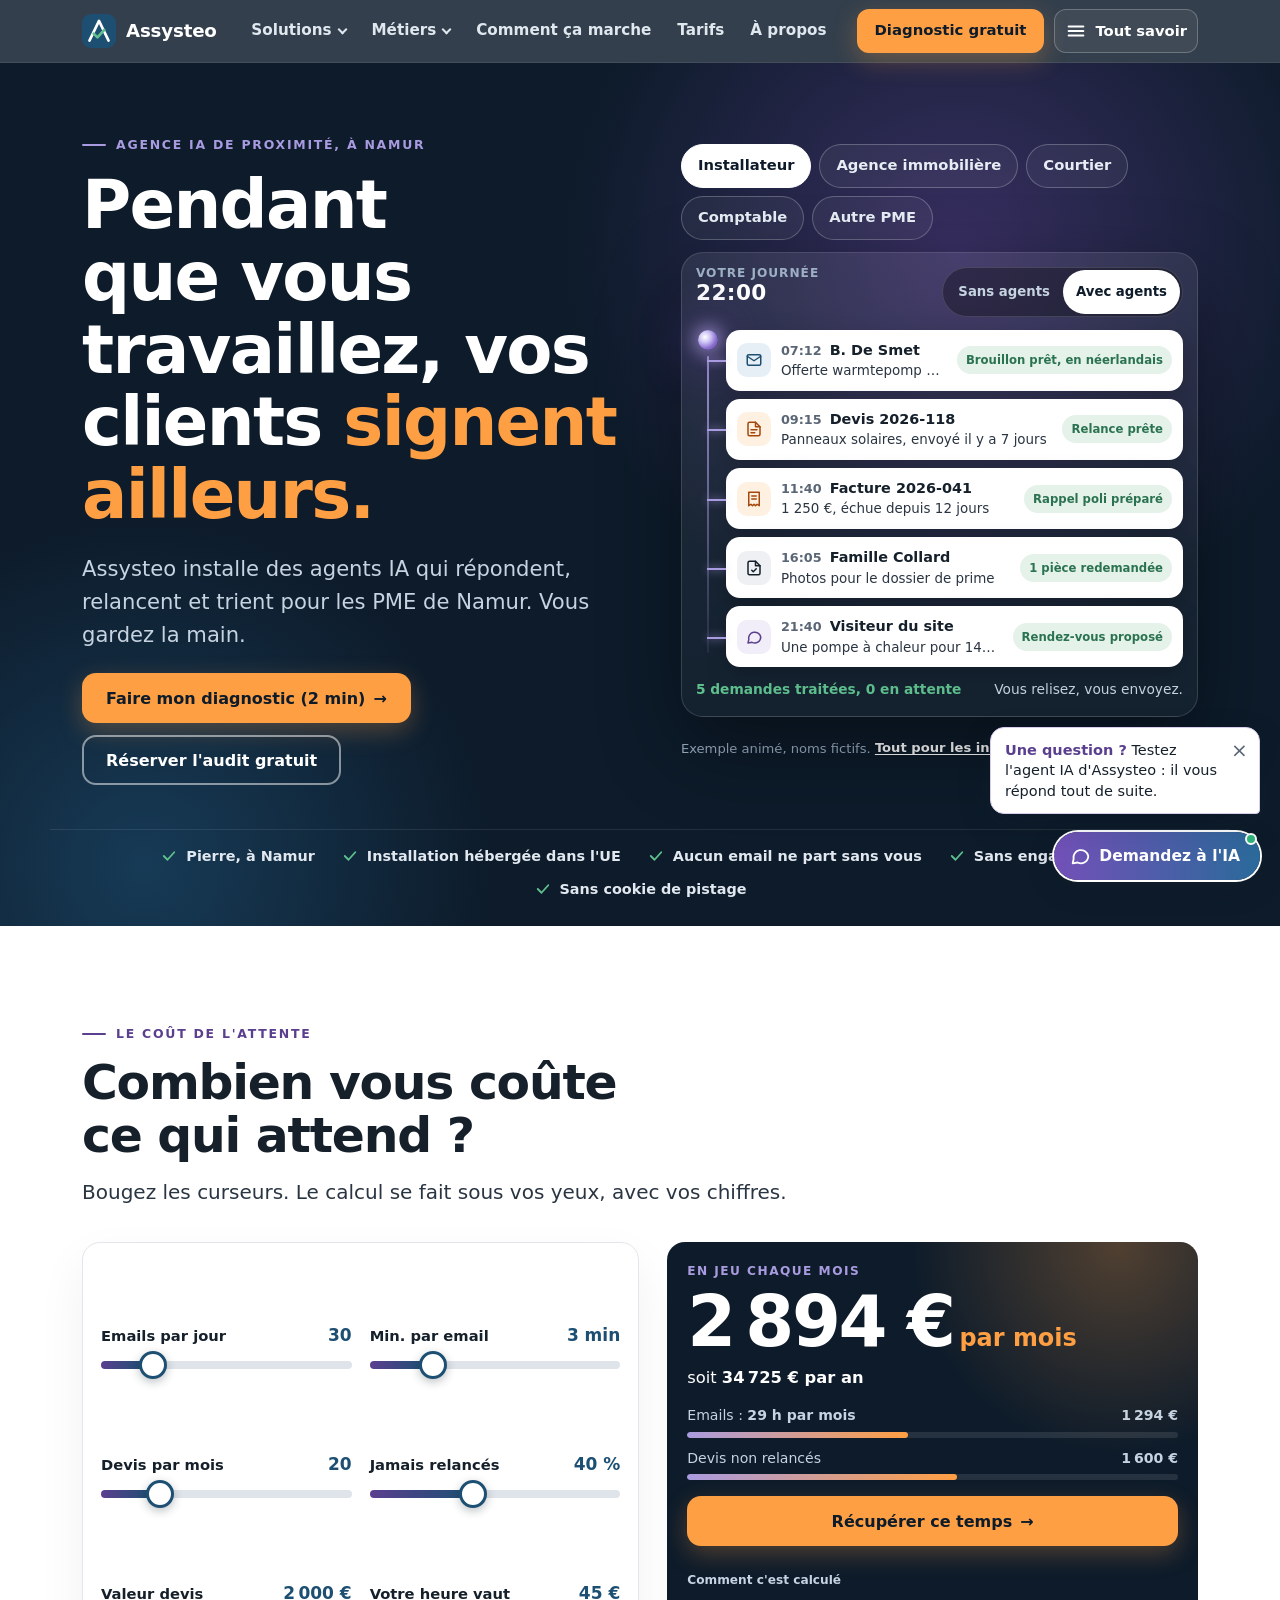
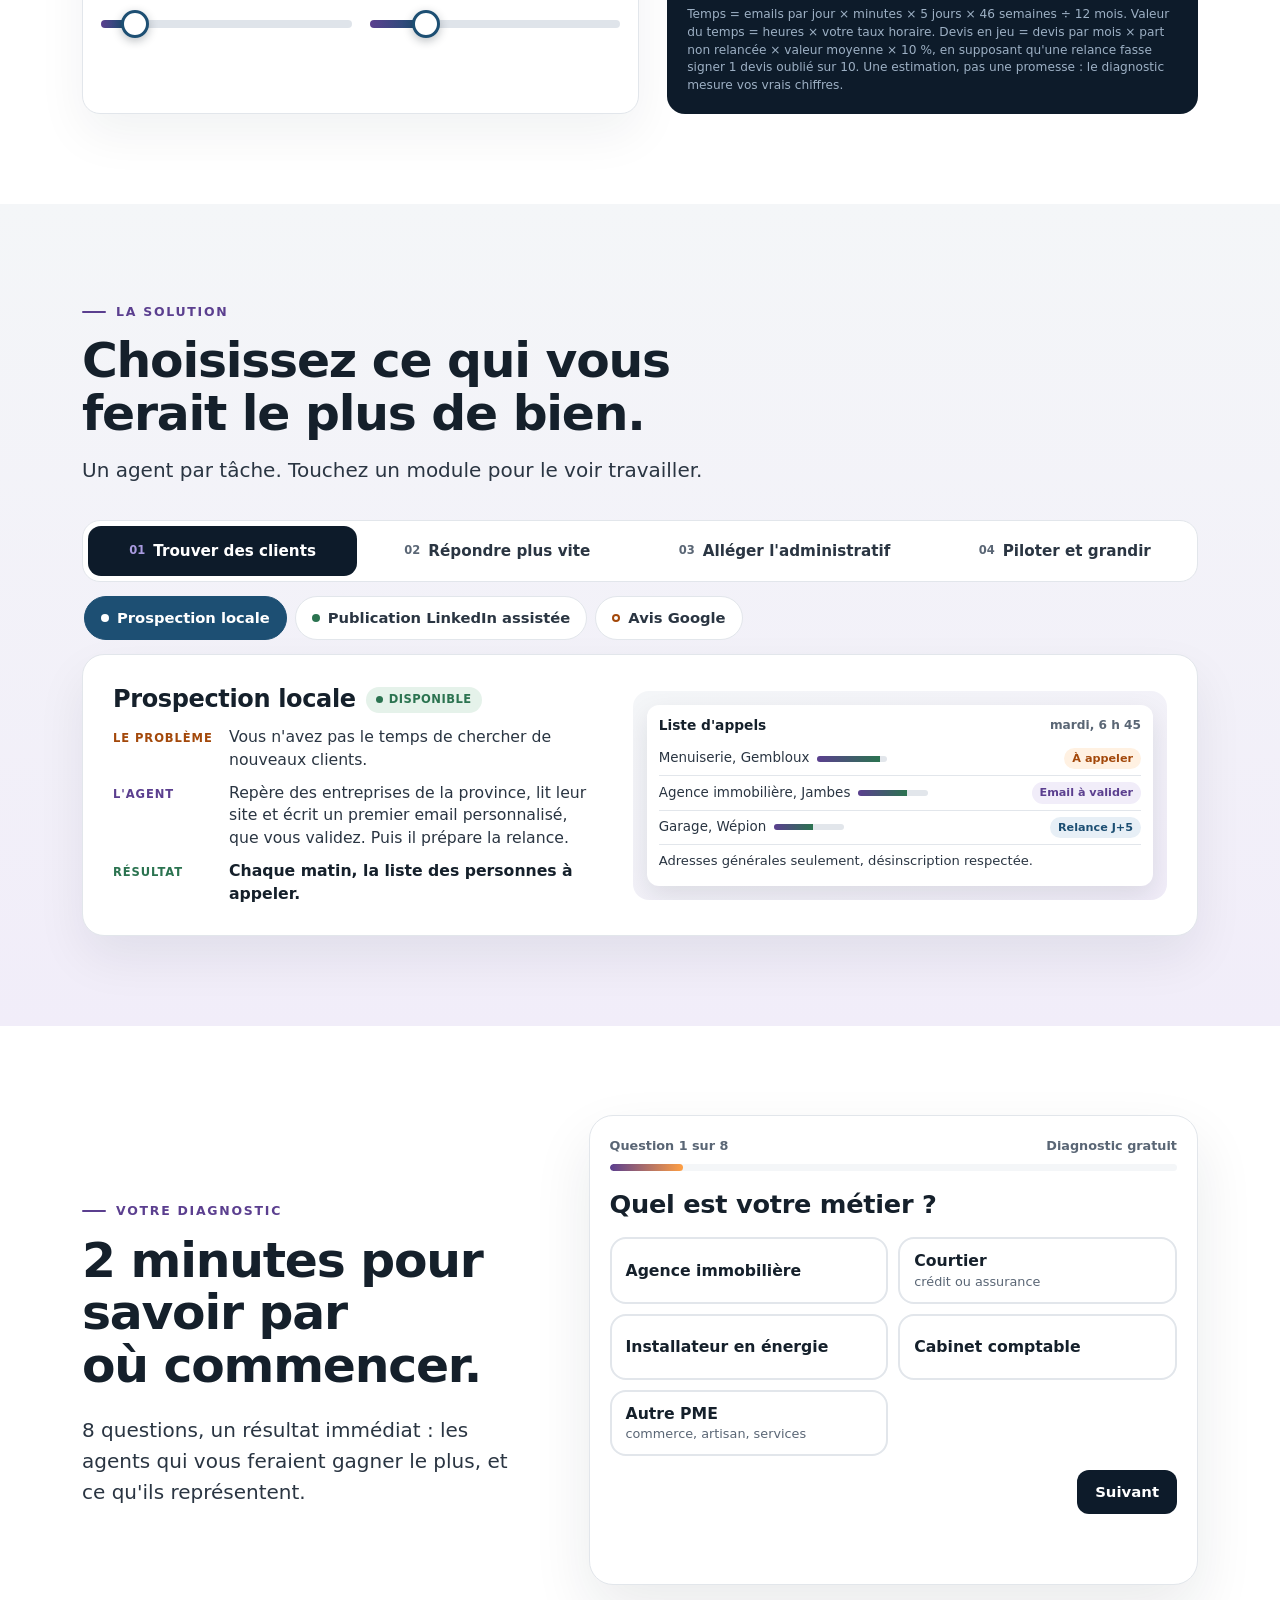
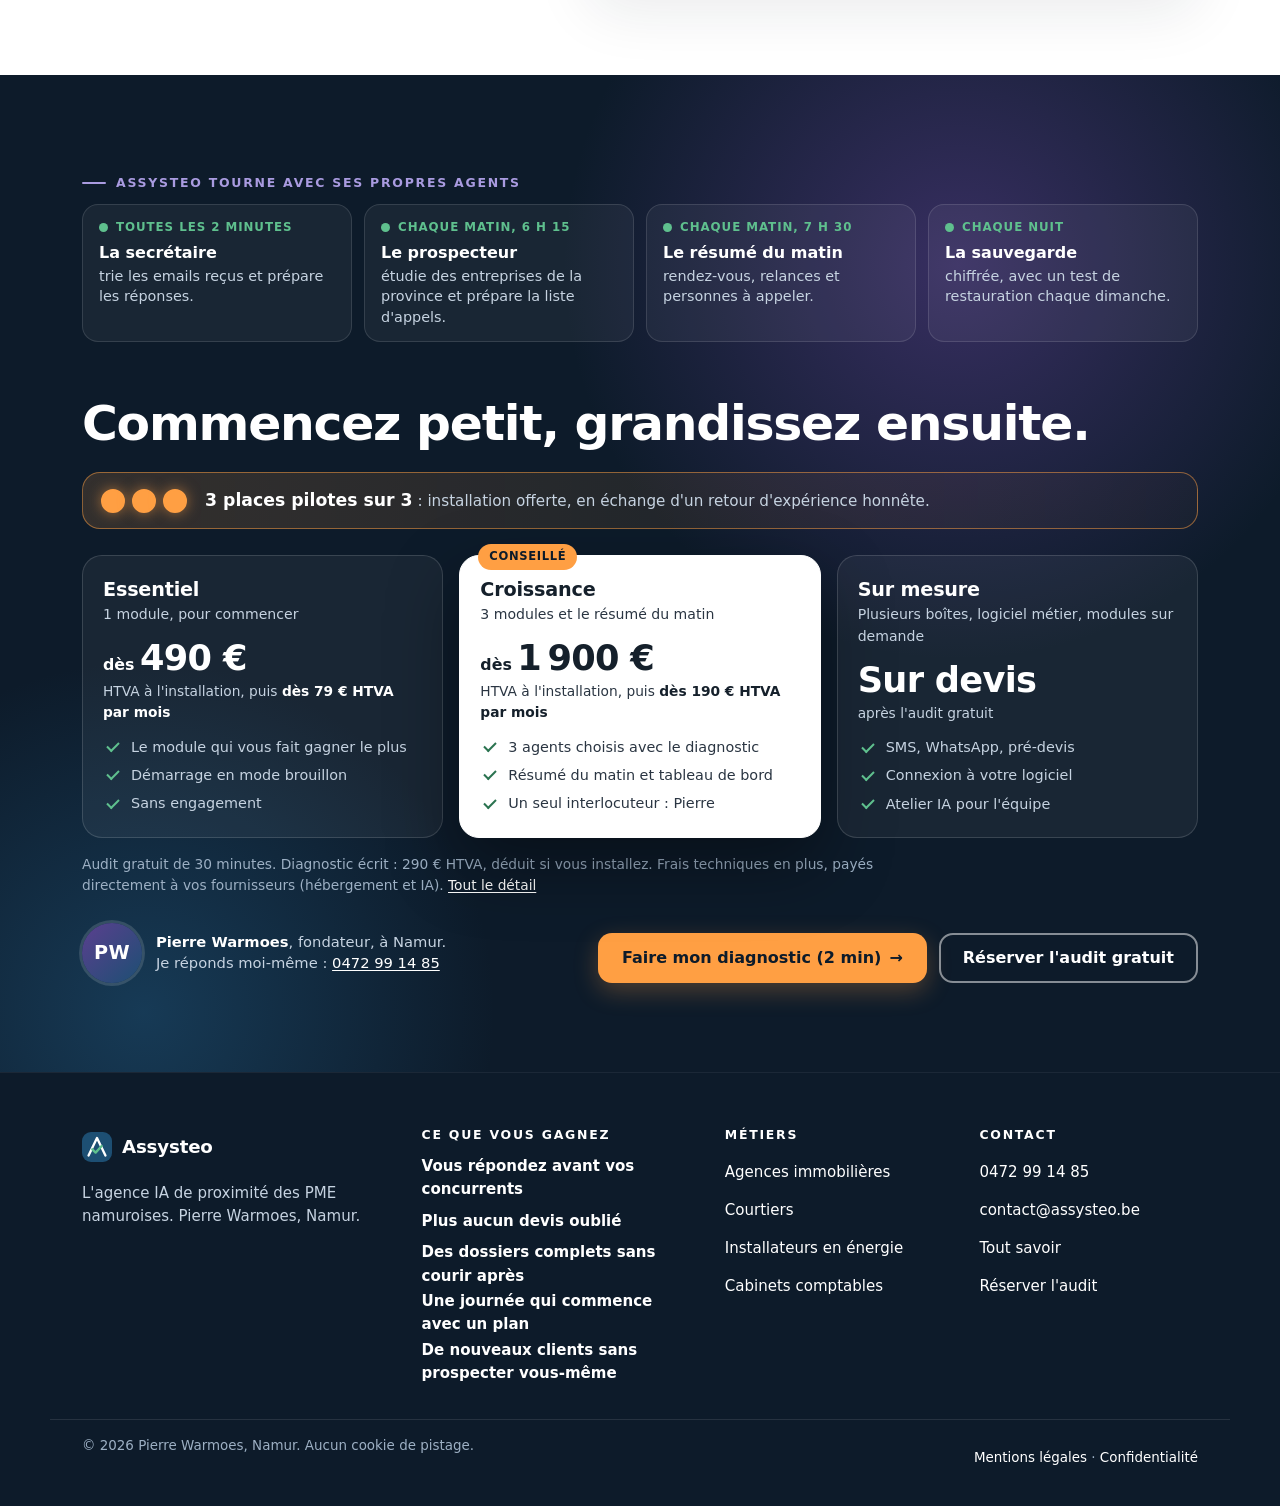
<file: index.html>
<!DOCTYPE html>
<html lang="fr-BE">
<head>
<meta charset="utf-8">
<meta name="viewport" content="width=device-width, initial-scale=1">
<title>Assysteo, agents IA pour les PME de Namur : répondre, relancer, trier</title>
<meta name="description" content="Des agents IA qui répondent à vos clients, relancent devis et factures et trient vos emails. Pour les PME de Namur et de Wallonie. Aucun email sans vous.">
<meta name="author" content="Pierre Warmoes">
<meta name="robots" content="index, follow">
<meta name="geo.region" content="BE-WNA">
<meta name="geo.placename" content="Namur">
<link rel="canonical" href="https://assysteo.be/">
<!-- Versions linguistiques à venir : décommenter quand les pages existent.
<link rel="alternate" hreflang="fr-BE" href="https://assysteo.be/">
<link rel="alternate" hreflang="nl-BE" href="https://assysteo.be/nl/">
<link rel="alternate" hreflang="en" href="https://assysteo.be/en/">
<link rel="alternate" hreflang="x-default" href="https://assysteo.be/">
-->
<meta name="theme-color" content="#0d1b2a">
<meta property="og:type" content="website">
<meta property="og:locale" content="fr_BE">
<meta property="og:site_name" content="Assysteo">
<meta property="og:title" content="Pendant que vous travaillez, vos clients signent ailleurs.">
<meta property="og:description" content="Assysteo installe des agents IA qui répondent, relancent et trient pour les PME de Namur. Vous gardez la main.">
<meta property="og:url" content="https://assysteo.be/">
<meta property="og:image" content="https://assysteo.be/og-image.png">
<meta property="og:image:width" content="1200">
<meta property="og:image:height" content="630">
<meta property="og:image:alt" content="Assysteo, agents IA pour les PME de Namur">
<meta name="twitter:card" content="summary_large_image">
<link rel="icon" href="/favicon.svg" type="image/svg+xml">
<link rel="icon" href="/favicon-32.png" sizes="32x32" type="image/png">
<link rel="apple-touch-icon" href="/apple-touch-icon.png">
<script>document.documentElement.classList.add('js')</script>
<link rel="stylesheet" href="/site.css?v=2">
<!-- La bulle de chat est ajoutée par chat.js : sa feuille ne bloque pas l'affichage -->
<link rel="stylesheet" href="/chat.css?v=10" media="print" onload="this.media='all'">
<!-- Données structurées : prix à garder identiques à config.js (python3 outils/verifier_site.py) -->
<script type="application/ld+json">
{"@context":"https://schema.org","@graph":[
 {"@type":"ProfessionalService","@id":"https://assysteo.be/#entreprise","name":"Assysteo","description":"Agence IA de proximité des PME namuroises : agents IA et automatisations pour trouver des clients, répondre plus vite, alléger l'administratif et mieux piloter.","url":"https://assysteo.be/","logo":"https://assysteo.be/logo-512.png","image":"https://assysteo.be/og-image.png","email":"contact@assysteo.be","telephone":"+32 472 99 14 85","founder":{"@type":"Person","name":"Pierre Warmoes"},"address":{"@type":"PostalAddress","addressLocality":"Namur","postalCode":"5000","addressRegion":"Wallonie","addressCountry":"BE"},"areaServed":[{"@type":"City","name":"Namur"},{"@type":"AdministrativeArea","name":"Province de Namur"},{"@type":"AdministrativeArea","name":"Wallonie"}],"availableLanguage":["fr","nl","en"],"priceRange":"À partir de 490 € HTVA, puis 79 € HTVA par mois",
  "makesOffer":[
   {"@type":"Offer","name":"Audit gratuit de 30 minutes","price":"0","priceCurrency":"EUR"},
   {"@type":"Offer","name":"Diagnostic écrit","priceSpecification":{"@type":"PriceSpecification","price":"290","priceCurrency":"EUR","valueAddedTaxIncluded":false}},
   {"@type":"Offer","name":"Essentiel : 1 module","priceSpecification":[{"@type":"PriceSpecification","minPrice":"490","priceCurrency":"EUR","valueAddedTaxIncluded":false},{"@type":"UnitPriceSpecification","minPrice":"79","priceCurrency":"EUR","unitText":"mois","valueAddedTaxIncluded":false}]},
   {"@type":"Offer","name":"Croissance : 3 modules et le résumé du matin","priceSpecification":[{"@type":"PriceSpecification","minPrice":"1900","priceCurrency":"EUR","valueAddedTaxIncluded":false},{"@type":"UnitPriceSpecification","minPrice":"190","priceCurrency":"EUR","unitText":"mois","valueAddedTaxIncluded":false}]}
  ],
  "hasOfferCatalog":{"@type":"OfferCatalog","name":"Les 4 piliers","itemListElement":[
   {"@type":"Offer","itemOffered":{"@id":"https://assysteo.be/#trouver-des-clients"}},
   {"@type":"Offer","itemOffered":{"@id":"https://assysteo.be/#repondre-plus-vite"}},
   {"@type":"Offer","itemOffered":{"@id":"https://assysteo.be/#alleger-l-administratif"}},
   {"@type":"Offer","itemOffered":{"@id":"https://assysteo.be/#piloter"}}]}},
 {"@type":"Service","@id":"https://assysteo.be/#trouver-des-clients","name":"Trouver des clients","serviceType":"Prospection locale automatisée et publication LinkedIn assistée","provider":{"@id":"https://assysteo.be/#entreprise"},"areaServed":{"@type":"AdministrativeArea","name":"Province de Namur"},"url":"https://assysteo.be/#trouver"},
 {"@type":"Service","@id":"https://assysteo.be/#repondre-plus-vite","name":"Répondre plus vite","serviceType":"Assistant email, agent d'accueil du site et prise de rendez-vous automatique","provider":{"@id":"https://assysteo.be/#entreprise"},"areaServed":{"@type":"AdministrativeArea","name":"Province de Namur"},"url":"https://assysteo.be/#repondre"},
 {"@type":"Service","@id":"https://assysteo.be/#alleger-l-administratif","name":"Alléger l'administratif","serviceType":"Relance des devis et des factures, contrôle des documents reçus","provider":{"@id":"https://assysteo.be/#entreprise"},"areaServed":{"@type":"AdministrativeArea","name":"Province de Namur"},"url":"https://assysteo.be/#alleger"},
 {"@type":"Service","@id":"https://assysteo.be/#piloter","name":"Piloter et faire grandir","serviceType":"Résumé du matin, tableau de bord du dirigeant et infogérance","provider":{"@id":"https://assysteo.be/#entreprise"},"areaServed":{"@type":"AdministrativeArea","name":"Province de Namur"},"url":"https://assysteo.be/#piloter"},
 {"@type":"WebSite","@id":"https://assysteo.be/#site","url":"https://assysteo.be/","name":"Assysteo","alternateName":["Assysteo.be","Assysteo Namur"],"inLanguage":"fr-BE","publisher":{"@id":"https://assysteo.be/#entreprise"}},
 {"@type":"FAQPage","mainEntity":[
  {"@type":"Question","name":"L'IA va répondre n'importe quoi ?","acceptedAnswer":{"@type":"Answer","text":"Elle peut se tromper : c'est pour ça qu'elle travaille en brouillon. Vous relisez avant l'envoi. Un message sensible, comme une réclamation ou une urgence, vous est signalé au lieu d'être traité seul. Les premières semaines, on ajuste ses consignes à partir de vos corrections."}},
  {"@type":"Question","name":"Je ne suis pas à l'aise avec la technique.","acceptedAnswer":{"@type":"Answer","text":"Vous n'avez rien à installer ni à apprendre. Vous continuez dans votre boîte mail et votre agenda habituels. L'installation, les réglages et le suivi sont faits pour vous. Il vous faut surtout un rendez-vous d'environ une heure pour valider le ton des réponses et les listes de documents."}},
  {"@type":"Question","name":"Combien ça coûte vraiment par mois ?","acceptedAnswer":{"@type":"Answer","text":"Formule Essentiel : à partir de 79 euros HTVA par mois de maintenance. Formule Croissance : à partir de 190 euros HTVA par mois. S'ajoutent vos frais techniques, payés directement à vos fournisseurs : hébergement de 5 à 25 euros par mois et service d'IA, quelques euros par mois pour un volume courant. L'installation se paie une seule fois, et elle est offerte aux 3 premières entreprises du programme pilote."}},
  {"@type":"Question","name":"Et mes données, le RGPD ?","acceptedAnswer":{"@type":"Answer","text":"Votre installation est à votre nom, hébergée dans l'Union européenne. Vos emails restent dans votre boîte mail. Un contrat de sous-traitance RGPD vous est remis avant la mise en route. Personne ne lit vos emails, sauf à votre demande pour régler un problème."}},
  {"@type":"Question","name":"Et si Assysteo s'arrête ?","acceptedAnswer":{"@type":"Answer","text":"Vous êtes propriétaire de votre installation et des comptes d'hébergement et d'IA. Tout continue de fonctionner, et un autre prestataire peut reprendre la maintenance : l'outil utilisé, n8n, est standard et répandu. Vos données ne sont jamais bloquées chez Assysteo."}},
  {"@type":"Question","name":"Ça marche avec Outlook ?","acceptedAnswer":{"@type":"Answer","text":"Oui : Gmail, Google Workspace, Outlook, Microsoft 365 et toute boîte mail professionnelle compatible IMAP. Certaines fonctions, comme les rappels dans l'agenda, dépendent de votre agenda : on le vérifie pendant l'audit gratuit."}},
  {"@type":"Question","name":"Et en néerlandais ?","acceptedAnswer":{"@type":"Answer","text":"La réponse suit la langue du message reçu : français, néerlandais ou anglais."}},
  {"@type":"Question","name":"Je peux arrêter quand je veux ?","acceptedAnswer":{"@type":"Answer","text":"Oui. La maintenance est mensuelle, sans engagement, avec un préavis d'un mois. Si vous arrêtez, vos données restent à vous : elles sont exportées ou supprimées, comme vous préférez."}}]}
]}
</script>
</head>
<body class="avec-barre">
<a class="saut" href="#contenu">Aller au contenu</a>

<header class="tete">
  <div class="wrap tete-in">
    <a class="marque" href="/" aria-label="Assysteo, accueil"><img src="/favicon.svg" alt="" width="34" height="34">Assysteo</a>
    <nav class="nav" aria-label="Navigation principale">
      <ul>
        <li class="deroule"><details><summary>Solutions</summary>
          <ul class="sous">
            <li><a href="/#trouver">Trouver des clients<small>Prospection locale, LinkedIn</small></a></li>
            <li><a href="/#repondre">Répondre plus vite<small>Emails, chat du site, rendez-vous</small></a></li>
            <li><a href="/#alleger">Alléger l'administratif<small>Relances, contrôle des documents</small></a></li>
            <li><a href="/#piloter">Piloter et faire grandir<small>Résumé du matin, infogérance</small></a></li>
          </ul></details></li>
        <li class="deroule"><details><summary>Métiers</summary>
          <ul class="sous">
            <li><a href="/agences-immobilieres.html">Agences immobilières<small>Visites, pièces de vente, mandats</small></a></li>
            <li><a href="/courtiers.html">Courtiers crédit et assurance<small>Dossiers complets, pièces vérifiées</small></a></li>
            <li><a href="/installateurs-energie.html">Installateurs en énergie<small>Demandes de devis, relances</small></a></li>
            <li><a href="/comptables.html">Cabinets comptables<small>Pièces TVA, retardataires</small></a></li>
            <li><a href="/#diagnostic">Autre PME<small>Le diagnostic s'adapte à votre métier</small></a></li>
          </ul></details></li>
        <li><a href="/#info-methode">Comment ça marche</a></li>
        <li><a href="/#tarifs">Tarifs</a></li>
        <li><a href="/#info-pierre">À propos</a></li>
      </ul>
    </nav>
    <a class="btn btn-accent btn-petit tete-cta" href="/#diagnostic"><span class="long">Diagnostic gratuit</span><span class="court">Diagnostic</span></a>
    <a class="menu-btn" href="#infos" aria-controls="infos" aria-label="Tout savoir : questions, tarifs, données"><svg viewBox="0 0 24 24" aria-hidden="true"><path d="M4 7h16M4 12h16M4 17h16"/></svg><span class="txt">Tout savoir</span></a>
  </div>
</header>

<main id="contenu">

  <!-- 1. HERO : le choc du problème, et la journée qui se trie sous les yeux -->
  <section class="hero sombre halo" id="top" aria-labelledby="titre">
    <div class="wrap hero-grille">
      <div>
        <p class="surtitre">Agence IA de proximité, à Namur</p>
        <!-- H1, 3 variantes de moins de 10 mots. Variante 1 retenue par Pierre le 18/10/2026.
             1. Pendant que vous travaillez, vos clients signent ailleurs.
             2. Répondez avant vos concurrents, sans y passer vos soirées.
             3. Un client écrit à 21 h 40. Qui lui répond ? -->
        <h1 id="titre">Pendant que vous travaillez, vos clients <span class="chaud">signent ailleurs.</span></h1>
        <p class="hero-sous">Assysteo installe des agents IA qui répondent, relancent et trient pour les PME de Namur. Vous gardez la main.</p>
        <div class="actions" data-cta-principal>
          <a class="btn btn-accent" href="#diagnostic">Faire mon diagnostic (2 min) <span class="fl" aria-hidden="true">→</span></a>
          <a class="btn btn-contour btn-secondaire" href="https://n8n.assysteo.be/form/9b2f6c1e-4d7a-4e3b-8a51-3c0d2e7f9a64" data-cfg-href="URL_RESERVATION">Réserver l'audit gratuit</a>
        </div>
      </div>

      <figure class="journee" id="journee" data-metier="energie">
        <div class="journee-metiers defile avec-js" role="group" aria-label="Choisissez votre métier">
          <button type="button" class="pastille" data-metier="energie" aria-pressed="true">Installateur</button>
          <button type="button" class="pastille" data-metier="immo" aria-pressed="false">Agence immobilière</button>
          <button type="button" class="pastille" data-metier="courtier" aria-pressed="false">Courtier</button>
          <button type="button" class="pastille" data-metier="compta" aria-pressed="false">Comptable</button>
          <button type="button" class="pastille" data-metier="autre" aria-pressed="false">Autre PME</button>
        </div>
        <div class="journee-carte">
          <div class="journee-tete">
            <p class="horloge" aria-hidden="true">Votre journée<b>22:00</b></p>
            <div class="bascule avec-js" role="group" aria-label="Comparer votre journée">
              <button type="button" data-mode="sans" aria-pressed="false">Sans agents</button>
              <button type="button" data-mode="avec" aria-pressed="true">Avec agents</button>
            </div>
          </div>
          <div class="flux-zone">
            <span class="noyau" aria-hidden="true"></span>
            <ol class="flux" aria-label="Ce qui arrive pendant la journée">
              <li class="ev traite" data-canal="email"><span class="ev-ico" aria-hidden="true"><svg viewBox="0 0 24 24"><rect x="3" y="5" width="18" height="14" rx="2"/><path d="m3 7 9 6 9-6"/></svg></span><div class="ev-corps"><p class="ev-ligne"><time>07:12</time><b>B. De Smet</b></p><p class="ev-objet" lang="nl">Offerte warmtepomp voor ons huis</p></div><span class="ev-etat">Brouillon prêt, en néerlandais</span></li>
              <li class="ev traite" data-canal="devis"><span class="ev-ico" aria-hidden="true"><svg viewBox="0 0 24 24"><path d="M14 3H6a2 2 0 0 0-2 2v14a2 2 0 0 0 2 2h12a2 2 0 0 0 2-2V9z"/><path d="M14 3v6h6"/><path d="M8 13h8M8 17h5"/></svg></span><div class="ev-corps"><p class="ev-ligne"><time>09:15</time><b>Devis 2026-118</b></p><p class="ev-objet">Panneaux solaires, envoyé il y a 7 jours</p></div><span class="ev-etat">Relance prête</span></li>
              <li class="ev traite" data-canal="facture"><span class="ev-ico" aria-hidden="true"><svg viewBox="0 0 24 24"><path d="M5 3h14v18l-3-2-2 2-2-2-2 2-2-2-3 2z"/><path d="M9 8h6M9 12h6"/></svg></span><div class="ev-corps"><p class="ev-ligne"><time>11:40</time><b>Facture 2026-041</b></p><p class="ev-objet">1 250 €, échue depuis 12 jours</p></div><span class="ev-etat">Rappel poli préparé</span></li>
              <li class="ev traite" data-canal="doc"><span class="ev-ico" aria-hidden="true"><svg viewBox="0 0 24 24"><path d="M14 3H6a2 2 0 0 0-2 2v14a2 2 0 0 0 2 2h12a2 2 0 0 0 2-2V9z"/><path d="M14 3v6h6"/><path d="m9 15 2 2 4-4"/></svg></span><div class="ev-corps"><p class="ev-ligne"><time>16:05</time><b>Famille Collard</b></p><p class="ev-objet">Photos pour le dossier de prime</p></div><span class="ev-etat">1 pièce redemandée</span></li>
              <li class="ev traite" data-canal="chat"><span class="ev-ico" aria-hidden="true"><svg viewBox="0 0 24 24"><path d="M21 12a8 8 0 0 1-11.6 7.1L4 20l1-4.6A8 8 0 1 1 21 12z"/></svg></span><div class="ev-corps"><p class="ev-ligne"><time>21:40</time><b>Visiteur du site</b></p><p class="ev-objet">Une pompe à chaleur pour 140 m² ?</p></div><span class="ev-etat">Rendez-vous proposé</span></li>
            </ol>
          </div>
          <p class="journee-bilan" aria-live="polite"><span class="vert">Tout est traité, en brouillon.</span><span>Vous relisez, vous envoyez.</span></p>
        </div>
        <figcaption class="legende">Exemple animé, noms fictifs. <a class="lien-metier" href="/installateurs-energie.html">Tout pour les installateurs <span aria-hidden="true">→</span></a></figcaption>
      </figure>
    </div>

    <ul class="confiance" aria-label="Engagements d'Assysteo">
      <li><svg viewBox="0 0 24 24" aria-hidden="true"><path d="m5 12 5 5 9-10"/></svg>Pierre, à Namur</li>
      <li><svg viewBox="0 0 24 24" aria-hidden="true"><path d="m5 12 5 5 9-10"/></svg>Installation hébergée dans l'UE</li>
      <li><svg viewBox="0 0 24 24" aria-hidden="true"><path d="m5 12 5 5 9-10"/></svg>Aucun email ne part sans vous</li>
      <li><svg viewBox="0 0 24 24" aria-hidden="true"><path d="m5 12 5 5 9-10"/></svg>Sans engagement</li>
      <li><svg viewBox="0 0 24 24" aria-hidden="true"><path d="m5 12 5 5 9-10"/></svg>Sans cookie de pistage</li>
    </ul>
  </section>

  <!-- 2. LE COÛT DE L'ATTENTE : le prospect fait le calcul lui-même -->
  <section class="bloc" id="cout" aria-labelledby="cout-titre">
    <div class="wrap">
      <div class="entete-bloc">
        <p class="surtitre">Le coût de l'attente</p>
        <h2 id="cout-titre">Combien vous coûte ce qui attend&nbsp;?</h2>
        <p class="chapo">Bougez les curseurs. Le calcul se fait sous vos yeux, avec vos chiffres.</p>
      </div>
      <div class="calc-grille" data-calc>
        <form class="calc" aria-label="Vos chiffres" data-calc-form>
          <div class="curseur"><label for="c-emails">Emails par jour</label><output for="c-emails" data-sortie="emails">30</output>
            <input type="range" id="c-emails" name="emails" min="5" max="150" step="5" value="30" data-unite=""></div>
          <div class="curseur"><label for="c-minutes" title="Lire, répondre, classer">Min. par email</label><output for="c-minutes" data-sortie="minutes">3 min</output>
            <input type="range" id="c-minutes" name="minutes" min="1" max="10" step="1" value="3" data-unite=" min"></div>
          <div class="curseur"><label for="c-devis">Devis par mois</label><output for="c-devis" data-sortie="devis">20</output>
            <input type="range" id="c-devis" name="devis" min="0" max="100" step="1" value="20" data-unite=""></div>
          <div class="curseur"><label for="c-part">Jamais relancés</label><output for="c-part" data-sortie="part">40 %</output>
            <input type="range" id="c-part" name="part" min="0" max="100" step="5" value="40" data-unite=" %"></div>
          <div class="curseur"><label for="c-valeur">Valeur devis</label><output for="c-valeur" data-sortie="valeur">2 000 €</output>
            <input type="range" id="c-valeur" name="valeur" min="200" max="20000" step="100" value="2000" data-unite=" €"></div>
          <div class="curseur"><label for="c-taux">Votre heure vaut</label><output for="c-taux" data-sortie="taux">45 €</output>
            <input type="range" id="c-taux" name="taux" min="20" max="150" step="5" value="45" data-unite=" €"></div>
        </form>
        <div class="resultat">
          <p class="res-label">En jeu chaque mois</p>
          <p class="res-gros"><span data-r="mois">2 894</span> €<small>par mois</small></p>
          <p class="res-an">soit <b><span data-r="an">34 725</span> € par an</b></p>
          <div class="res-lignes">
            <div class="res-ligne" data-barre="temps"><span>Emails : <b><span data-r="heures">29</span> h par mois</b></span><b><span data-r="temps">1 294</span> €</b><i style="--w:45%"></i></div>
            <div class="res-ligne" data-barre="devis"><span>Devis non relancés</span><b><span data-r="devis">1 600</span> €</b><i style="--w:55%"></i></div>
          </div>
          <a class="btn btn-accent" href="#diagnostic">Récupérer ce temps <span class="fl" aria-hidden="true">→</span></a>
          <details class="formule" data-ouvert-bureau><summary>Comment c'est calculé</summary><p>Temps = emails par jour × minutes × 5 jours × 46 semaines ÷ 12 mois. Valeur du temps = heures × votre taux horaire. Devis en jeu = devis par mois × part non relancée × valeur moyenne × 10 %, en supposant qu'une relance fasse signer 1 devis oublié sur 10. Une estimation, pas une promesse : le diagnostic mesure vos vrais chiffres.</p></details>
          <p class="sr" aria-live="polite" data-annonce></p>
        </div>
      </div>
    </div>
  </section>

  <!-- 3. LA SOLUTION : 4 piliers, un agent par tâche -->
  <section class="bloc teinte clair" id="solutions" aria-labelledby="sol-titre">
    <div class="wrap">
      <div class="entete-bloc">
        <p class="surtitre">La solution</p>
        <h2 id="sol-titre">Choisissez ce qui vous ferait le plus de bien.</h2>
        <p class="chapo">Un agent par tâche. Touchez un module pour le voir travailler.</p>
      </div>

      <div class="onglets defile" data-onglets aria-label="Les 4 piliers">
        <button type="button" class="onglet" data-cible="trouver"><span class="num" aria-hidden="true">01</span>Trouver des clients</button>
        <button type="button" class="onglet" data-cible="repondre"><span class="num" aria-hidden="true">02</span>Répondre plus vite</button>
        <button type="button" class="onglet" data-cible="alleger"><span class="num" aria-hidden="true">03</span>Alléger l'administratif</button>
        <button type="button" class="onglet" data-cible="piloter"><span class="num" aria-hidden="true">04</span>Piloter et grandir</button>
      </div>

      <!-- Pilier 1 -->
      <div class="pilier" id="trouver">
        <h3 class="pilier-titre">Trouver des clients</h3>
        <div class="modules">
          <article class="module" id="m-prospection">
            <div>
              <div class="module-tete"><h4>Prospection locale</h4><span class="badge dispo">Disponible</span></div>
              <dl class="pas">
                <div class="pb"><dt>Le problème</dt><dd>Vous n'avez pas le temps de chercher de nouveaux clients.</dd></div>
                <div class="ag"><dt>L'agent</dt><dd>Repère des entreprises de la province, lit leur site et écrit un premier email personnalisé, que vous validez. Puis il prépare la relance.</dd></div>
                <div class="re"><dt>Résultat</dt><dd>Chaque matin, la liste des personnes à appeler.</dd></div>
              </dl>
            </div>
            <div class="visuel" aria-hidden="true"><div class="v-fen v-anim">
              <p class="v-titre">Liste d'appels <span>mardi, 6 h 45</span></p>
              <div class="v-l" style="--i:1">Menuiserie, Gembloux <span class="v-barre" style="--w:90%;--i:1"><i></i></span><span class="d v-tag at">À appeler</span></div>
              <div class="v-l" style="--i:2">Agence immobilière, Jambes <span class="v-barre" style="--w:70%;--i:2"><i></i></span><span class="d v-tag vi">Email à valider</span></div>
              <div class="v-l" style="--i:3">Garage, Wépion <span class="v-barre" style="--w:55%;--i:3"><i></i></span><span class="d v-tag">Relance J+5</span></div>
              <div class="v-l note" style="--i:4">Adresses générales seulement, désinscription respectée.</div>
            </div></div>
          </article>
          <article class="module" id="m-linkedin">
            <div>
              <div class="module-tete"><h4>Publication LinkedIn assistée</h4><span class="badge dispo">Disponible</span></div>
              <dl class="pas">
                <div class="pb"><dt>Le problème</dt><dd>Votre page LinkedIn dort depuis des mois.</dd></div>
                <div class="ag"><dt>L'agent</dt><dd>Prépare des posts utiles à vos clients. Vous les validez, puis ils sont publiés au bon rythme.</dd></div>
                <div class="re"><dt>Résultat</dt><dd>Une présence régulière, sans y penser.</dd></div>
              </dl>
            </div>
            <div class="visuel" aria-hidden="true"><div class="v-fen v-anim">
              <p class="v-titre" style="--i:0">Votre page <span>LinkedIn</span></p>
              <p class="v-txt" style="--i:1"><b>3 questions à poser avant un devis de pompe à chaleur</b><br>Surface, isolation, facture actuelle : ce qui change vraiment le prix…</p>
              <div class="v-l" style="--i:2"><span class="v-tag ok v-pop" style="--i:2">Validé par vous</span><span class="d v-tag vi v-pop" style="--i:3">Publié mardi, 8 h 30</span></div>
            </div></div>
          </article>
          <article class="module sur-demande" id="m-avis">
            <div>
              <div class="module-tete"><h4>Avis Google</h4><span class="badge demande">Sur demande</span></div>
              <dl class="pas">
                <div class="pb"><dt>Le problème</dt><dd>Vos clients satisfaits ne laissent pas d'avis.</dd></div>
                <div class="ag"><dt>L'agent</dt><dd>Demande un avis après chaque dossier réussi et prépare la réponse aux avis reçus.</dd></div>
                <div class="re"><dt>Résultat</dt><dd>Plus d'avis, sans relancer à la main.</dd></div>
              </dl>
            </div>
            <div class="visuel" aria-hidden="true"><div class="v-fen v-anim">
              <p class="v-titre" style="--i:0">Dossier terminé <span>Famille Collard</span></p>
              <div class="v-l" style="--i:1">Demande d'avis envoyée <span class="d v-tag ok">J+2</span></div>
              <div class="v-l" style="--i:2"><span style="color:#a3480a;letter-spacing:2px">★★★★★</span> <span class="d v-tag vi">Réponse prête</span></div>
            </div><span class="v-cachet">Sur demande</span></div>
          </article>
        </div>
      </div>

      <!-- Pilier 2 -->
      <div class="pilier" id="repondre">
        <h3 class="pilier-titre">Répondre plus vite</h3>
        <div class="modules">
          <article class="module" id="m-email">
            <div>
              <div class="module-tete"><h4>Assistant email</h4><span class="badge dispo">Disponible</span></div>
              <dl class="pas">
                <div class="pb"><dt>Le problème</dt><dd>Les demandes attendent pendant que vous êtes sur le terrain.</dd></div>
                <div class="ag"><dt>L'agent</dt><dd>Lit, trie et étiquette chaque email, puis rédige la réponse dans la langue du client.</dd></div>
                <div class="re"><dt>Résultat</dt><dd>La réponse vous attend en brouillon : vous relisez, vous envoyez.</dd></div>
              </dl>
            </div>
            <div class="visuel" aria-hidden="true"><div class="v-fen v-anim">
              <p class="v-titre" style="--i:0">Sophie M. <span>08:12</span></p>
              <p class="v-txt" style="--i:0">Visite de la maison à Jambes, samedi possible ?</p>
              <div class="v-l" style="--i:1"><span class="v-tag vi v-pop" style="--i:1">Nouvelle demande</span><span class="v-tag v-pop" style="--i:2">Brouillon à relire</span></div>
              <p class="v-txt tape" style="--i:2;border-left:3px solid #1d4f73;padding-left:8px;margin:6px 0 0">Bonjour Madame, merci pour votre message. Des visites sont possibles samedi à 10 h ou à 11 h. Quel horaire vous convient ?</p>
              <div class="v-l note" style="--i:3">Gmail, Outlook, IMAP · français, néerlandais, anglais</div>
            </div></div>
          </article>
          <article class="module" id="m-accueil">
            <div>
              <div class="module-tete"><h4>Agent d'accueil du site</h4><span class="badge dispo">Disponible</span></div>
              <dl class="pas">
                <div class="pb"><dt>Le problème</dt><dd>Un visiteur pose une question à 21 h 40, personne ne répond.</dd></div>
                <div class="ag"><dt>L'agent</dt><dd>Répond le soir et le week-end, qualifie la demande, vous la transmet et propose un rendez-vous.</dd></div>
                <div class="re"><dt>Résultat</dt><dd>Aucune demande perdue hors des heures de bureau.</dd></div>
              </dl>
              <div class="actions avec-js"><button type="button" class="btn btn-nuit" data-ouvrir-chat>Essayez-le maintenant <span class="fl" aria-hidden="true">→</span></button></div>
            </div>
            <div class="visuel" aria-hidden="true"><div class="v-anim">
              <div class="v-bulle" style="--i:0">Vous installez des pompes à chaleur près de Namur ?</div>
              <div class="v-bulle ia" style="--i:1">Oui. Pour vous orienter : maison ou appartement, et quelle surface à chauffer ?</div>
              <div class="v-bulle" style="--i:2">Maison, 140 m².</div>
              <div class="v-bulle ia" style="--i:3">Merci. Je transmets à l'équipe et je vous propose un créneau pour la visite.</div>
              <div class="v-l" style="--i:4"><span class="v-tag ok v-pop" style="--i:4">Demande transmise</span></div>
            </div></div>
          </article>
          <article class="module" id="m-rdv">
            <div>
              <div class="module-tete"><h4>Prise de rendez-vous</h4><span class="badge dispo">Disponible</span></div>
              <dl class="pas">
                <div class="pb"><dt>Le problème</dt><dd>Trois emails pour trouver un créneau.</dd></div>
                <div class="ag"><dt>L'agent</dt><dd>Propose 3 créneaux libres de votre agenda. Le client clique sur celui qui lui va.</dd></div>
                <div class="re"><dt>Résultat</dt><dd>Le rendez-vous arrive dans votre agenda, tout seul.</dd></div>
              </dl>
            </div>
            <div class="visuel" aria-hidden="true"><div class="v-fen v-anim">
              <p class="v-titre" style="--i:0">Choisissez un créneau <span>visite technique</span></p>
              <div class="v-creneaux" style="--i:1"><span>Mar. 10:00</span><span class="choisi">Mer. 14:30</span><span>Jeu. 9:00</span></div>
              <div class="v-l" style="--i:3"><span class="v-tag ok v-pop" style="--i:4">Ajouté à votre agenda</span></div>
            </div></div>
          </article>
          <article class="module sur-demande" id="m-sms">
            <div>
              <div class="module-tete"><h4>Appel manqué, SMS envoyé</h4><span class="badge demande">Sur demande</span></div>
              <dl class="pas">
                <div class="pb"><dt>Le problème</dt><dd>Sur chantier ou en rendez-vous, vous ratez des appels.</dd></div>
                <div class="ag"><dt>L'agent</dt><dd>Envoie un SMS avec un lien pour choisir un moment de rappel.</dd></div>
                <div class="re"><dt>Résultat</dt><dd>L'appelant ne file pas chez un concurrent.</dd></div>
              </dl>
            </div>
            <div class="visuel" aria-hidden="true"><div class="v-anim">
              <div class="v-fen" style="--i:0"><p class="v-titre">Appel manqué <span>10:42</span></p></div>
              <div class="v-bulle ia" style="--i:1">Désolé, nous sommes sur chantier. Choisissez un moment pour qu'on vous rappelle : lien</div>
            </div><span class="v-cachet">Sur demande</span></div>
          </article>
          <article class="module sur-demande" id="m-whatsapp">
            <div>
              <div class="module-tete"><h4>Agent WhatsApp</h4><span class="badge demande">Sur demande</span></div>
              <dl class="pas">
                <div class="pb"><dt>Le problème</dt><dd>Vos clients écrivent sur WhatsApp, à toute heure.</dd></div>
                <div class="ag"><dt>L'agent</dt><dd>Répond aux questions simples sur WhatsApp et vous transmet le reste.</dd></div>
                <div class="re"><dt>Résultat</dt><dd>Une réponse rapide, là où vos clients écrivent.</dd></div>
              </dl>
            </div>
            <div class="visuel" aria-hidden="true"><div class="v-anim">
              <div class="v-bulle" style="--i:0">Vous êtes ouverts samedi ?</div>
              <div class="v-bulle ia" style="--i:1">Bonjour, oui, de 9 h à 12 h. Voulez-vous passer ?</div>
            </div><span class="v-cachet">Sur demande</span></div>
          </article>
        </div>
      </div>

      <!-- Pilier 3 -->
      <div class="pilier" id="alleger">
        <h3 class="pilier-titre">Alléger l'administratif</h3>
        <div class="modules">
          <article class="module" id="m-relances">
            <div>
              <div class="module-tete"><h4>Relance des devis et des factures</h4><span class="badge dispo">Disponible</span></div>
              <dl class="pas">
                <div class="pb"><dt>Le problème</dt><dd>Les devis partent, personne ne relance. Les factures attendent.</dd></div>
                <div class="ag"><dt>L'agent</dt><dd>Prépare une relance polie au bon moment. Montant, échéance et IBAN sont ajoutés par le programme, jamais par l'IA.</dd></div>
                <div class="re"><dt>Résultat</dt><dd>Chaque matin : qui relancer, qui appeler.</dd></div>
              </dl>
            </div>
            <div class="visuel" aria-hidden="true"><div class="v-fen v-anim">
              <p class="v-titre" style="--i:0">À relancer aujourd'hui <span>3</span></p>
              <div class="v-l" style="--i:1">Devis 2026-118 · 4 200 € · il y a 7 j <span class="d v-tag ok v-pop" style="--i:1">Relance prête</span></div>
              <div class="v-l" style="--i:2">Facture 2026-041 · 1 250 € · échue <span class="d v-tag ok v-pop" style="--i:2">Rappel prêt</span></div>
              <div class="v-l" style="--i:3">Devis 2026-102 · 2 relances <span class="d v-tag at v-pop" style="--i:3">À appeler</span></div>
              <div class="v-l note v-mono" style="--i:4">Montant, échéance, IBAN : copiés tels quels</div>
            </div></div>
          </article>
          <article class="module" id="m-documents">
            <div>
              <div class="module-tete"><h4>Contrôle des documents reçus</h4><span class="badge dispo">Disponible</span></div>
              <dl class="pas">
                <div class="pb"><dt>Le problème</dt><dd>La fiche de paie reçue date d'il y a six mois. Vous le voyez trop tard.</dd></div>
                <div class="ag"><dt>L'agent</dt><dd>Ouvre les PDF et les photos : bonne pièce, bon nom, lisible, assez récente. Il relève montants et dates.</dd></div>
                <div class="re"><dt>Résultat</dt><dd>Des dossiers complets avant de les traiter.</dd></div>
              </dl>
              <div class="actions"><a class="btn btn-nuit" href="https://n8n.assysteo.be/form/bf5906ae-5a53-52d1-bc58-230468a14867" data-demo-docs>Tester la démo <span class="fl" aria-hidden="true">→</span></a></div>
              <p class="note" data-demo-docs>N'envoyez pas de vrais documents : utilisez nos exemples (<a href="/demo/1-fiche-de-paie-recente.pdf">fiche de paie récente</a>, <a href="/demo/2-fiche-de-paie-trop-ancienne.pdf">trop ancienne</a>, <a href="/demo/3-extrait-de-compte-page-manquante.pdf">extrait incomplet</a>, <a href="/demo/4-certificat-peb.pdf">certificat PEB</a>).</p>
            </div>
            <div class="visuel" aria-hidden="true"><div class="v-fen v-anim">
              <p class="v-titre" style="--i:0">Dossier crédit <span>3 documents reçus</span></p>
              <div class="v-l" style="--i:1"><span class="v-ok">✓</span> Fiche de paie de septembre, au bon nom</div>
              <div class="v-l" style="--i:2"><span class="v-ko">!</span> Extrait de compte : page 2 manquante</div>
              <div class="v-l" style="--i:3"><span class="v-ko">✗</span> Fiche de paie de mars : trop ancienne</div>
              <div class="v-l" style="--i:4"><span class="v-tag at v-pop" style="--i:4">2 pièces redemandées</span></div>
            </div></div>
          </article>
          <article class="module sur-demande" id="m-predevis">
            <div>
              <div class="module-tete"><h4>Pré-devis automatique</h4><span class="badge demande">Sur demande</span></div>
              <dl class="pas">
                <div class="pb"><dt>Le problème</dt><dd>Chiffrer chaque demande prend une soirée.</dd></div>
                <div class="ag"><dt>L'agent</dt><dd>Prépare une première fourchette à partir de vos tarifs et des infos du client.</dd></div>
                <div class="re"><dt>Résultat</dt><dd>Vous validez, le client reçoit un ordre de prix rapidement.</dd></div>
              </dl>
            </div>
            <div class="visuel" aria-hidden="true"><div class="v-fen v-anim">
              <p class="v-titre" style="--i:0">Pré-devis <span>maison, 140 m²</span></p>
              <div class="v-l" style="--i:1">Pompe à chaleur air-eau <span class="d v-tag">fourchette prête</span></div>
              <div class="v-l" style="--i:2"><span class="v-tag at">À valider par vous</span></div>
            </div><span class="v-cachet">Sur demande</span></div>
          </article>
          <article class="module sur-demande" id="m-factures">
            <div>
              <div class="module-tete"><h4>Factures fournisseurs vers la comptabilité</h4><span class="badge demande">Sur demande</span></div>
              <dl class="pas">
                <div class="pb"><dt>Le problème</dt><dd>Les factures d'achat s'entassent dans la boîte mail.</dd></div>
                <div class="ag"><dt>L'agent</dt><dd>Repère chaque facture reçue, la classe et l'envoie à votre comptable.</dd></div>
                <div class="re"><dt>Résultat</dt><dd>Plus de chasse aux pièces en fin de trimestre.</dd></div>
              </dl>
            </div>
            <div class="visuel" aria-hidden="true"><div class="v-fen v-anim">
              <p class="v-titre" style="--i:0">Facture reçue <span>grossiste</span></p>
              <div class="v-l" style="--i:1">Classée : achats, octobre <span class="d v-tag ok">Envoyée au comptable</span></div>
            </div><span class="v-cachet">Sur demande</span></div>
          </article>
        </div>
      </div>

      <!-- Pilier 4 -->
      <div class="pilier" id="piloter">
        <h3 class="pilier-titre">Piloter et faire grandir</h3>
        <div class="modules">
          <article class="module" id="m-resume">
            <div>
              <div class="module-tete"><h4>Résumé du matin</h4><span class="badge dispo">Disponible</span></div>
              <dl class="pas">
                <div class="pb"><dt>Le problème</dt><dd>Vous découvrez les urgences trop tard.</dd></div>
                <div class="ag"><dt>L'agent</dt><dd>Chaque matin, un tableau de bord : rendez-vous, devis ouverts, relances, personnes à appeler.</dd></div>
                <div class="re"><dt>Résultat</dt><dd>La journée commence avec un plan.</dd></div>
              </dl>
            </div>
            <div class="visuel" aria-hidden="true"><div class="v-fen v-anim">
              <p class="v-titre" style="--i:0">Votre journée <span>mardi, 7 h 30</span></p>
              <div class="v-l" style="--i:1"><b>3</b> rendez-vous <span class="d v-tag">10 h, 14 h, 16 h 30</span></div>
              <div class="v-l" style="--i:2"><b>4</b> devis ouverts <span class="d v-tag at">2 à relancer</span></div>
              <div class="v-l" style="--i:3"><b>5</b> brouillons à relire <span class="d v-tag vi">prêts</span></div>
              <div class="v-l" style="--i:4"><b>1</b> personne à rappeler <span class="d v-tag ok">M. Henrard</span></div>
            </div></div>
          </article>
          <article class="module" id="m-infogerance">
            <div>
              <div class="module-tete"><h4>Infogérance</h4><span class="badge dispo">Disponible</span></div>
              <dl class="pas">
                <div class="pb"><dt>Le problème</dt><dd>Et si tout tombe en panne un lundi matin&nbsp;?</dd></div>
                <div class="ag"><dt>L'agent</dt><dd>Sauvegarde chiffrée chaque nuit, test de restauration chaque semaine, mises à jour de sécurité, alerte immédiate en cas d'erreur.</dd></div>
                <div class="re"><dt>Résultat</dt><dd>Vous n'avez jamais à y penser.</dd></div>
              </dl>
            </div>
            <div class="visuel" aria-hidden="true"><div class="v-fen v-anim v-mono">
              <div class="v-l" style="--i:0">03:15 sauvegarde de la nuit <span class="d v-ok">OK</span></div>
              <div class="v-l" style="--i:1">04:00 copie chiffrée envoyée <span class="d v-ok">OK</span></div>
              <div class="v-l" style="--i:2">dim. 05:00 restauration testée <span class="d v-ok">OK</span></div>
              <div class="v-l" style="--i:3">mises à jour de sécurité <span class="d v-ok">OK</span></div>
              <div class="v-l" style="--i:4">en cas d'erreur <span class="d v-tag at">alerte immédiate</span></div>
            </div></div>
          </article>
          <article class="module sur-demande" id="m-interne">
            <div>
              <div class="module-tete"><h4>Assistant interne</h4><span class="badge demande">Sur demande</span></div>
              <dl class="pas">
                <div class="pb"><dt>Le problème</dt><dd>Vos procédures sont dans la tête de deux personnes.</dd></div>
                <div class="ag"><dt>L'agent</dt><dd>Un assistant qui répond à l'équipe à partir de vos propres procédures et documents.</dd></div>
                <div class="re"><dt>Résultat</dt><dd>Moins d'interruptions, des réponses identiques pour tous.</dd></div>
              </dl>
            </div>
            <div class="visuel" aria-hidden="true"><div class="v-anim">
              <div class="v-bulle" style="--i:0">Quelle est notre procédure en cas de panne d'onduleur ?</div>
              <div class="v-bulle ia" style="--i:1">D'après « Procédure SAV », étape 1 : demander le code erreur et une photo…</div>
            </div><span class="v-cachet">Sur demande</span></div>
          </article>
          <article class="module sur-demande" id="m-atelier">
            <div>
              <div class="module-tete"><h4>Atelier IA pour l'équipe</h4><span class="badge demande">Sur demande</span></div>
              <dl class="pas">
                <div class="pb"><dt>Le problème</dt><dd>Votre équipe se méfie de l'IA, ou l'utilise mal.</dd></div>
                <div class="ag"><dt>L'atelier</dt><dd>Une demi-journée dans vos locaux, sur vos propres tâches.</dd></div>
                <div class="re"><dt>Résultat</dt><dd>Chacun repart avec ce qui lui fait gagner du temps.</dd></div>
              </dl>
            </div>
            <div class="visuel" aria-hidden="true"><div class="v-fen v-anim">
              <p class="v-titre" style="--i:0">Atelier IA <span>une demi-journée</span></p>
              <div class="v-l" style="--i:1">Vos emails types, vos devis, vos procédures</div>
            </div><span class="v-cachet">Sur demande</span></div>
          </article>
        </div>
      </div>
    </div>
  </section>

  <!-- 4. MINI-DIAGNOSTIC : le prospect découvre son besoin lui-même -->
  <section class="bloc" id="diagnostic" aria-labelledby="diag-titre">
    <div class="wrap diag-grille">
      <div>
        <p class="surtitre">Votre diagnostic</p>
        <h2 id="diag-titre">2 minutes pour savoir par où commencer.</h2>
        <p class="chapo">8 questions, un résultat immédiat : les agents qui vous feraient gagner le plus, et ce qu'ils représentent.</p>
      </div>
      <div class="quiz" id="quiz">
        <div class="sans-js">
          <h3>Le diagnostic interactif a besoin de JavaScript.</h3>
          <p>Répondez au même questionnaire sur le formulaire en ligne, ou réservez directement l'audit gratuit de 30 minutes.</p>
          <div class="actions">
            <a class="btn btn-accent" href="https://n8n.assysteo.be/form/41a3e6dd-3005-527a-b055-37d01f474d98" data-cfg-href="URL_QUESTIONNAIRE">Remplir le questionnaire</a>
            <a class="btn btn-contour" href="https://n8n.assysteo.be/form/9b2f6c1e-4d7a-4e3b-8a51-3c0d2e7f9a64" data-cfg-href="URL_RESERVATION">Réserver l'audit gratuit</a>
          </div>
        </div>
      </div>
    </div>
  </section>

  <!-- 5. PREUVE, TARIFS ET URGENCE HONNÊTE -->
  <section class="bloc sombre halo" id="tarifs" aria-labelledby="tarifs-titre">
    <div class="wrap">
      <div class="agents-bande" id="agents">
        <p class="surtitre">Assysteo tourne avec ses propres agents</p>
        <ul class="agents-liste">
          <li><span class="quand"><i class="pouls" aria-hidden="true"></i>Toutes les 2 minutes</span><b>La secrétaire</b>trie les emails reçus et prépare les réponses.</li>
          <li><span class="quand"><i class="pouls" aria-hidden="true"></i>Chaque matin, 6 h 15</span><b>Le prospecteur</b>étudie des entreprises de la province et prépare la liste d'appels.</li>
          <li><span class="quand"><i class="pouls" aria-hidden="true"></i>Chaque matin, 7 h 30</span><b>Le résumé du matin</b>rendez-vous, relances et personnes à appeler.</li>
          <li><span class="quand"><i class="pouls" aria-hidden="true"></i>Chaque nuit</span><b>La sauvegarde</b>chiffrée, avec un test de restauration chaque dimanche.</li>
        </ul>
        <div class="stats" id="stats" hidden></div>
      </div>

      <h2 id="tarifs-titre">Commencez petit, grandissez ensuite.</h2>
      <div class="pilote" data-pilote>
        <div class="places" aria-hidden="true"><i class="libre"></i><i class="libre"></i><i class="libre"></i></div>
        <p class="pilote-texte"><b>3 places pilotes sur 3</b> : installation offerte, en échange d'un retour d'expérience honnête.</p>
      </div>

      <div class="offres">
        <article class="offre">
          <h3>Essentiel</h3>
          <p class="offre-pour">1 module, pour commencer</p>
          <p class="prix"><small>dès </small><span data-prix="essentiel_installation">490</span> €</p>
          <p class="prix-sous">HTVA à l'installation, puis <b>dès <span data-prix="essentiel_mois">79</span> € HTVA par mois</b></p>
          <ul class="liste-coches"><li>Le module qui vous fait gagner le plus</li><li>Démarrage en mode brouillon</li><li>Sans engagement</li></ul>
        </article>
        <article class="offre conseille">
          <span class="offre-badge">Conseillé</span>
          <h3>Croissance</h3>
          <p class="offre-pour">3 modules et le résumé du matin</p>
          <!-- À VALIDER : prix de la formule Croissance (config.js, PRIX) -->
          <p class="prix"><small>dès </small><span data-prix="croissance_installation">1 900</span> €</p>
          <p class="prix-sous">HTVA à l'installation, puis <b>dès <span data-prix="croissance_mois">190</span> € HTVA par mois</b></p>
          <ul class="liste-coches"><li>3 agents choisis avec le diagnostic</li><li>Résumé du matin et tableau de bord</li><li>Un seul interlocuteur : Pierre</li></ul>
        </article>
        <article class="offre">
          <h3>Sur mesure</h3>
          <p class="offre-pour">Plusieurs boîtes, logiciel métier, modules sur demande</p>
          <p class="prix">Sur devis</p>
          <p class="prix-sous">après l'audit gratuit</p>
          <ul class="liste-coches"><li>SMS, WhatsApp, pré-devis</li><li>Connexion à votre logiciel</li><li>Atelier IA pour l'équipe</li></ul>
        </article>
      </div>
      <!-- À VALIDER : prix du diagnostic écrit (config.js, PRIX) -->
      <p class="offres-notes">Audit gratuit de 30 minutes. Diagnostic écrit : <span data-prix="diagnostic_ecrit">290</span> € HTVA, déduit si vous installez. Frais techniques en plus, payés directement à vos fournisseurs (hébergement et IA). <a href="#info-tarifs">Tout le détail</a></p>
      <p class="rappel-cout" id="rappel-cout" hidden>Selon votre calcul, ce qui attend vous coûte environ <b><span data-rappel>0</span> € par mois</b>. Chaque mois d'attente compte.</p>
      <div class="temoignages" id="temoignages" hidden></div>

      <div class="fin-grille">
        <div class="pierre">
          <!-- TODO photo : déposer img/pierre.webp (480 × 480) puis remplir PHOTO_PIERRE dans config.js -->
          <span class="portrait" data-portrait aria-hidden="true">PW</span>
          <p><b>Pierre Warmoes</b>, fondateur, à Namur.<br>Je réponds moi-même : <a href="tel:+32472991485">0472 99 14 85</a></p>
        </div>
        <div class="actions">
          <a class="btn btn-accent" href="#diagnostic">Faire mon diagnostic (2 min) <span class="fl" aria-hidden="true">→</span></a>
          <a class="btn btn-contour btn-secondaire" href="https://n8n.assysteo.be/form/9b2f6c1e-4d7a-4e3b-8a51-3c0d2e7f9a64" data-cfg-href="URL_RESERVATION">Réserver l'audit gratuit</a>
        </div>
      </div>
    </div>
  </section>

</main>

<footer class="pied" data-pied>
  <div class="wrap pied-grille">
    <div class="pied-marque">
      <a class="marque" href="/"><img src="/favicon.svg" alt="" width="30" height="30">Assysteo</a>
      <p>L'agence IA de proximité des PME namuroises. Pierre Warmoes, Namur.</p>
    </div>
    <div class="pied-benefices">
      <p class="pied-titre">Ce que vous gagnez</p>
      <ul>
        <li><a href="/#repondre">Vous répondez avant vos concurrents</a></li>
        <li><a href="/#alleger">Plus aucun devis oublié</a></li>
        <li><a href="/#alleger">Des dossiers complets sans courir après</a></li>
        <li><a href="/#piloter">Une journée qui commence avec un plan</a></li>
        <li><a href="/#trouver">De nouveaux clients sans prospecter vous-même</a></li>
      </ul>
    </div>
    <div>
      <p class="pied-titre">Métiers</p>
      <ul>
        <li><a href="/agences-immobilieres.html">Agences immobilières</a></li>
        <li><a href="/courtiers.html">Courtiers</a></li>
        <li><a href="/installateurs-energie.html">Installateurs en énergie</a></li>
        <li><a href="/comptables.html">Cabinets comptables</a></li>
      </ul>
    </div>
    <div>
      <p class="pied-titre">Contact</p>
      <ul>
        <li><a href="tel:+32472991485">0472 99 14 85</a></li>
        <li><a href="mailto:contact@assysteo.be">contact@assysteo.be</a></li>
        <li class="hors-mobile"><a href="#infos">Tout savoir</a></li>
        <li class="hors-mobile"><a href="https://n8n.assysteo.be/form/9b2f6c1e-4d7a-4e3b-8a51-3c0d2e7f9a64" data-cfg-href="URL_RESERVATION">Réserver l'audit</a></li>
      </ul>
    </div>
  </div>
  <div class="wrap pied-bas">
    <span>© 2026 Pierre Warmoes, Namur<span class="cookie">. Aucun cookie de pistage</span>.</span>
    <span><a href="/mentions-legales.html">Mentions légales</a> · <a href="/confidentialite.html">Confidentialité</a></span>
  </div>
</footer>

<div class="barre-mobile" data-barre-mobile>
  <a class="btn btn-accent" href="/#diagnostic">Faire mon diagnostic</a>
  <a class="barre-ico" href="tel:+32472991485" aria-label="Appeler Pierre au 0472 99 14 85"><svg viewBox="0 0 24 24" aria-hidden="true"><path d="M22 16.9v3a2 2 0 0 1-2.2 2 19.8 19.8 0 0 1-8.6-3.1 19.5 19.5 0 0 1-6-6A19.8 19.8 0 0 1 2.1 4.2 2 2 0 0 1 4.1 2h3a2 2 0 0 1 2 1.7c.1 1 .4 1.9.7 2.8a2 2 0 0 1-.5 2.1L8 9.9a16 16 0 0 0 6 6l1.3-1.3a2 2 0 0 1 2.1-.4c.9.3 1.8.6 2.8.7a2 2 0 0 1 1.7 2z"/></svg></a>
  <button type="button" class="barre-ico avec-js" data-ouvrir-chat aria-label="Poser une question à l'assistant IA"><svg viewBox="0 0 24 24" aria-hidden="true"><path d="M21 12a8 8 0 0 1-11.6 7.1L4 20l1-4.6A8 8 0 1 1 21 12z"/></svg></button>
</div>

<!-- TOUT SAVOIR : les réponses aux questions, rangées dans le menu en haut à droite -->
<aside class="tiroir" id="infos" aria-labelledby="infos-titre">
  <div class="tiroir-panneau">
    <div class="tiroir-tete"><p class="tiroir-titre" id="infos-titre">Tout savoir</p><a class="tiroir-fermer" href="#ferme" aria-label="Fermer">×</a></div>
    <div class="tiroir-corps">
      <ul class="raccourcis">
        <li><a href="#info-methode">Comment ça marche</a></li>
        <li><a href="#info-faq">Questions</a></li>
        <li><a href="#info-tarifs">Tarifs</a></li>
        <li><a href="#info-donnees">Vos données</a></li>
        <li><a href="#info-pierre">Qui est Pierre</a></li>
        <li><a href="#info-metiers">Métiers</a></li>
        <li><a href="#info-contact">Contact</a></li>
      </ul>

      <details class="info" id="info-methode">
        <summary><span class="info-ico" aria-hidden="true"><svg viewBox="0 0 24 24"><path d="M5 12h14M13 6l6 6-6 6"/></svg></span>Comment ça se passe</summary>
        <div class="info-corps">
          <p>Rien à installer, rien à apprendre : on travaille dans votre boîte mail et votre agenda.</p>
          <ol class="etapes-liste">
            <li><b>Audit gratuit</b>30 minutes, en visio ou sur place. On regarde où partent vos heures et vos demandes.</li>
            <li><b>Installation en 1 à 2 semaines</b>Votre installation, à votre nom, hébergée dans l'UE. On règle ensemble le ton, les listes de documents et le rythme des relances.</li>
            <li><b>Démarrage en mode brouillon</b>L'IA prépare, vous relisez, vous envoyez. On ajuste les premières semaines avec vos corrections.</li>
            <li><b>Autonomie progressive</b>Certaines réponses partent seules, seulement si vous le décidez.</li>
          </ol>
        </div>
      </details>

      <details class="info" id="info-faq">
        <summary><span class="info-ico" aria-hidden="true"><svg viewBox="0 0 24 24"><circle cx="12" cy="12" r="9"/><path d="M9.5 9a2.5 2.5 0 1 1 3.5 2.3c-.6.3-1 .9-1 1.6V14M12 17.5h.01"/></svg></span>Questions fréquentes</summary>
        <div class="info-corps">
          <details class="question"><summary>L'IA va répondre n'importe quoi&nbsp;?</summary><div><p>Elle peut se tromper : c'est pour ça qu'elle travaille en brouillon. Vous relisez avant l'envoi. Un message sensible, comme une réclamation ou une urgence, vous est signalé au lieu d'être traité seul. Les premières semaines, on ajuste ses consignes à partir de vos corrections.</p></div></details>
          <details class="question"><summary>Je ne suis pas à l'aise avec la technique.</summary><div><p>Vous n'avez rien à installer ni à apprendre. Vous continuez dans votre boîte mail et votre agenda habituels. L'installation, les réglages et le suivi sont faits pour vous. Il vous faut surtout un rendez-vous d'environ une heure pour valider le ton des réponses et les listes de documents.</p></div></details>
          <details class="question"><summary>Combien ça coûte vraiment par mois&nbsp;?</summary><div><p>Formule Essentiel : à partir de <span data-prix="essentiel_mois">79</span> € HTVA par mois de maintenance. Formule Croissance : à partir de <span data-prix="croissance_mois">190</span> € HTVA par mois. S'ajoutent vos frais techniques, payés directement à vos fournisseurs : hébergement de 5 à 25 € par mois et service d'IA, quelques euros par mois pour un volume courant. L'installation se paie une seule fois, et elle est offerte aux <span data-cfg="PLACES_PILOTE_TOTAL">3</span> premières entreprises du programme pilote.</p></div></details>
          <details class="question"><summary>Et mes données, le RGPD&nbsp;?</summary><div><p>Votre installation est à votre nom, hébergée dans l'Union européenne. Vos emails restent dans votre boîte mail. Un contrat de sous-traitance RGPD vous est remis avant la mise en route. Personne ne lit vos emails, sauf à votre demande pour régler un problème. Détails dans la <a href="/confidentialite.html">politique de confidentialité</a>.</p></div></details>
          <details class="question"><summary>Et si Assysteo s'arrête&nbsp;?</summary><div><p>Vous êtes propriétaire de votre installation et des comptes d'hébergement et d'IA. Tout continue de fonctionner, et un autre prestataire peut reprendre la maintenance : l'outil utilisé, n8n, est standard et répandu. Vos données ne sont jamais bloquées chez Assysteo.</p></div></details>
          <details class="question"><summary>Ça marche avec Outlook&nbsp;?</summary><div><p>Oui : Gmail, Google Workspace, Outlook, Microsoft 365 et toute boîte mail professionnelle compatible IMAP. Certaines fonctions, comme les rappels dans l'agenda, dépendent de votre agenda : on le vérifie pendant l'audit gratuit.</p></div></details>
          <details class="question"><summary>Et en néerlandais&nbsp;?</summary><div><p>La réponse suit la langue du message reçu : français, néerlandais ou anglais.</p></div></details>
          <details class="question"><summary>Je peux arrêter quand je veux&nbsp;?</summary><div><p>Oui. La maintenance est mensuelle, sans engagement, avec un préavis d'un mois. Si vous arrêtez, vos données restent à vous : elles sont exportées ou supprimées, comme vous préférez.</p></div></details>
        </div>
      </details>

      <details class="info" id="info-tarifs">
        <summary><span class="info-ico" aria-hidden="true"><svg viewBox="0 0 24 24"><path d="M17 6.5A6.5 6.5 0 1 0 17 17.5M4 10h9M4 14h9"/></svg></span>Tarifs détaillés</summary>
        <div class="info-corps">
          <!-- À VALIDER : diagnostic écrit et formule Croissance (config.js, PRIX) -->
          <h3>Audit et diagnostic écrit</h3>
          <p>Audit de 30 minutes : gratuit. Diagnostic écrit : <span data-prix="diagnostic_ecrit">290</span> € HTVA, déduit si vous installez.</p>
          <h3>Essentiel : 1 module</h3>
          <p>Installation à partir de <span data-prix="essentiel_installation">490</span> € HTVA, une seule fois. Maintenance à partir de <span data-prix="essentiel_mois">79</span> € HTVA par mois : surveillance, mises à jour, ajustements des réponses, support par email et par téléphone.</p>
          <h3>Croissance : 3 modules et le résumé du matin</h3>
          <p>À partir de <span data-prix="croissance_installation">1 900</span> € HTVA à l'installation, puis <span data-prix="croissance_mois">190</span> € HTVA par mois.</p>
          <h3>Sur mesure</h3>
          <p>Plusieurs boîtes mail, connexion à votre logiciel métier, modules sur demande (SMS après un appel manqué, WhatsApp, pré-devis, factures vers la comptabilité, assistant interne, atelier) : sur devis.</p>
          <h3>Frais techniques</h3>
          <p>Payés directement par vous à vos fournisseurs, sur vos propres comptes : hébergement de votre installation (environ 5 à 25 € par mois selon la formule) et service d'IA (quelques euros par mois pour un volume courant). Vous restez propriétaire de tout.</p>
          <h3>Programme pilote</h3>
          <p>Installation offerte aux <span data-cfg="PLACES_PILOTE_TOTAL">3</span> premières entreprises, en échange d'un retour d'expérience honnête. La maintenance et les frais techniques s'appliquent normalement. Votre retour n'est cité qu'avec votre accord écrit. <span data-pilote-court>Places restantes : <span data-cfg="PLACES_PILOTE_RESTANTES">3</span>.</span></p>
          <p class="note">Sans engagement, préavis d'un mois. Prix hors TVA. Un devis écrit suit l'audit gratuit.</p>
        </div>
      </details>

      <details class="info" id="info-donnees">
        <summary><span class="info-ico" aria-hidden="true"><svg viewBox="0 0 24 24"><path d="M12 22s8-4 8-10V5l-8-3-8 3v7c0 6 8 10 8 10z"/><path d="m9 12 2 2 4-4"/></svg></span>Vos données et la sécurité</summary>
        <div class="info-corps">
          <ul class="liste-coches">
            <li><b>Aucun email ne part sans vous.</b> Mode brouillon par défaut : l'IA prépare, vous relisez, vous envoyez. Seul l'agent d'accueil de votre site répond en direct, en disant qu'il est une IA.</li>
            <li><b>Votre installation est hébergée dans l'UE, à votre nom</b>, séparée de celles des autres entreprises. Les formulaires et le chat de ce site-ci passent, eux, par le serveur d'Assysteo aux États-Unis, avec les garanties du RGPD.</li>
            <li><b>Vous restez propriétaire</b> de l'installation, des comptes et des données. Vous pouvez couper l'accès à votre boîte mail à tout moment.</li>
            <li><b>RGPD par écrit.</b> Un contrat de sous-traitance vous est remis avant la mise en route.</li>
            <li><b>L'IA dit qu'elle est une IA.</b> Le chat du site le précise dès le premier message.</li>
            <li><b>Sans cookie de pistage.</b> Ce site n'en dépose aucun, d'où l'absence de bandeau.</li>
          </ul>
          <h3>L'exploitation, chaque jour</h3>
          <ul class="liste-coches">
            <li>Sauvegarde chiffrée chaque nuit.</li>
            <li>Test de restauration chaque semaine.</li>
            <li>Mises à jour de sécurité.</li>
            <li>Alerte immédiate en cas d'erreur.</li>
          </ul>
          <p>Tout le détail dans la <a href="/confidentialite.html">politique de confidentialité</a>.</p>
        </div>
      </details>

      <details class="info" id="info-pierre">
        <summary><span class="info-ico" aria-hidden="true"><svg viewBox="0 0 24 24"><circle cx="12" cy="8" r="4"/><path d="M4 21a8 8 0 0 1 16 0"/></svg></span>Qui est Pierre</summary>
        <div class="info-corps">
          <!-- TEXTE À VALIDER par Pierre -->
          <div class="pierre" style="margin-bottom:12px"><span class="portrait grand" data-portrait aria-hidden="true">PW</span><p><b>Pierre Warmoes</b><br>Fondateur d'Assysteo, à Namur</p></div>
          <p>Je suis basé à Namur. J'ai créé Assysteo pour que les petites entreprises de la région profitent de l'IA sans y passer leurs soirées.</p>
          <p>J'installe et je suis moi-même chaque entreprise que j'accompagne : vous aurez un seul interlocuteur, qui connaîtra votre configuration.</p>
          <p>Vous pouvez m'appeler directement au <a href="tel:+32472991485">0472 99 14 85</a>.</p>
        </div>
      </details>

      <details class="info" id="info-metiers">
        <summary><span class="info-ico" aria-hidden="true"><svg viewBox="0 0 24 24"><rect x="3" y="7" width="18" height="13" rx="2"/><path d="M8 7V5a2 2 0 0 1 2-2h4a2 2 0 0 1 2 2v2"/></svg></span>Pour quels métiers</summary>
        <div class="info-corps">
          <ul class="cartes-metiers">
            <li><a href="/agences-immobilieres.html"><b>Agences immobilières</b>Les visites à caser et les pièces de vente qui traînent.</a></li>
            <li><a href="/courtiers.html"><b>Courtiers crédit et assurance</b>Des dossiers incomplets et des fiches de paie trop anciennes.</a></li>
            <li><a href="/installateurs-energie.html"><b>Installateurs en énergie</b>La demande de devis du dimanche soir, lue le mardi.</a></li>
            <li><a href="/comptables.html"><b>Cabinets comptables</b>Les pièces TVA des retardataires, réclamées à la main.</a></li>
            <li><a href="#diagnostic"><b>Autre PME</b>Commerce, artisan, services : le diagnostic s'adapte à votre métier.</a></li>
          </ul>
        </div>
      </details>

      <details class="info" id="info-contact">
        <summary><span class="info-ico" aria-hidden="true"><svg viewBox="0 0 24 24"><path d="M21 12a8 8 0 0 1-11.6 7.1L4 20l1-4.6A8 8 0 1 1 21 12z"/></svg></span>Contact</summary>
        <div class="info-corps">
          <ul class="coord">
            <li><a href="tel:+32472991485">0472 99 14 85</a></li>
            <li><a href="mailto:contact@assysteo.be">contact@assysteo.be</a></li>
            <li>Namur et Wallonie, en visio ou sur place.</li>
          </ul>
          <p><a class="btn btn-accent" href="https://n8n.assysteo.be/form/9b2f6c1e-4d7a-4e3b-8a51-3c0d2e7f9a64" data-cfg-href="URL_RESERVATION">Réserver l'audit gratuit</a></p>
        </div>
      </details>

      <p class="note"><a href="/mentions-legales.html">Mentions légales</a> · <a href="/confidentialite.html">Politique de confidentialité</a></p>
    </div>
  </div>
</aside>

<script src="/config.js?v=2" defer></script>
<script src="/anim.js?v=7" defer onerror="document.documentElement.classList.remove('js')"></script>
<script src="/diagnostic.js?v=2" defer onerror="document.documentElement.classList.add('diag-ko')"></script>
<script src="/chat.js?v=9" defer></script>
</body>
</html>
</file>
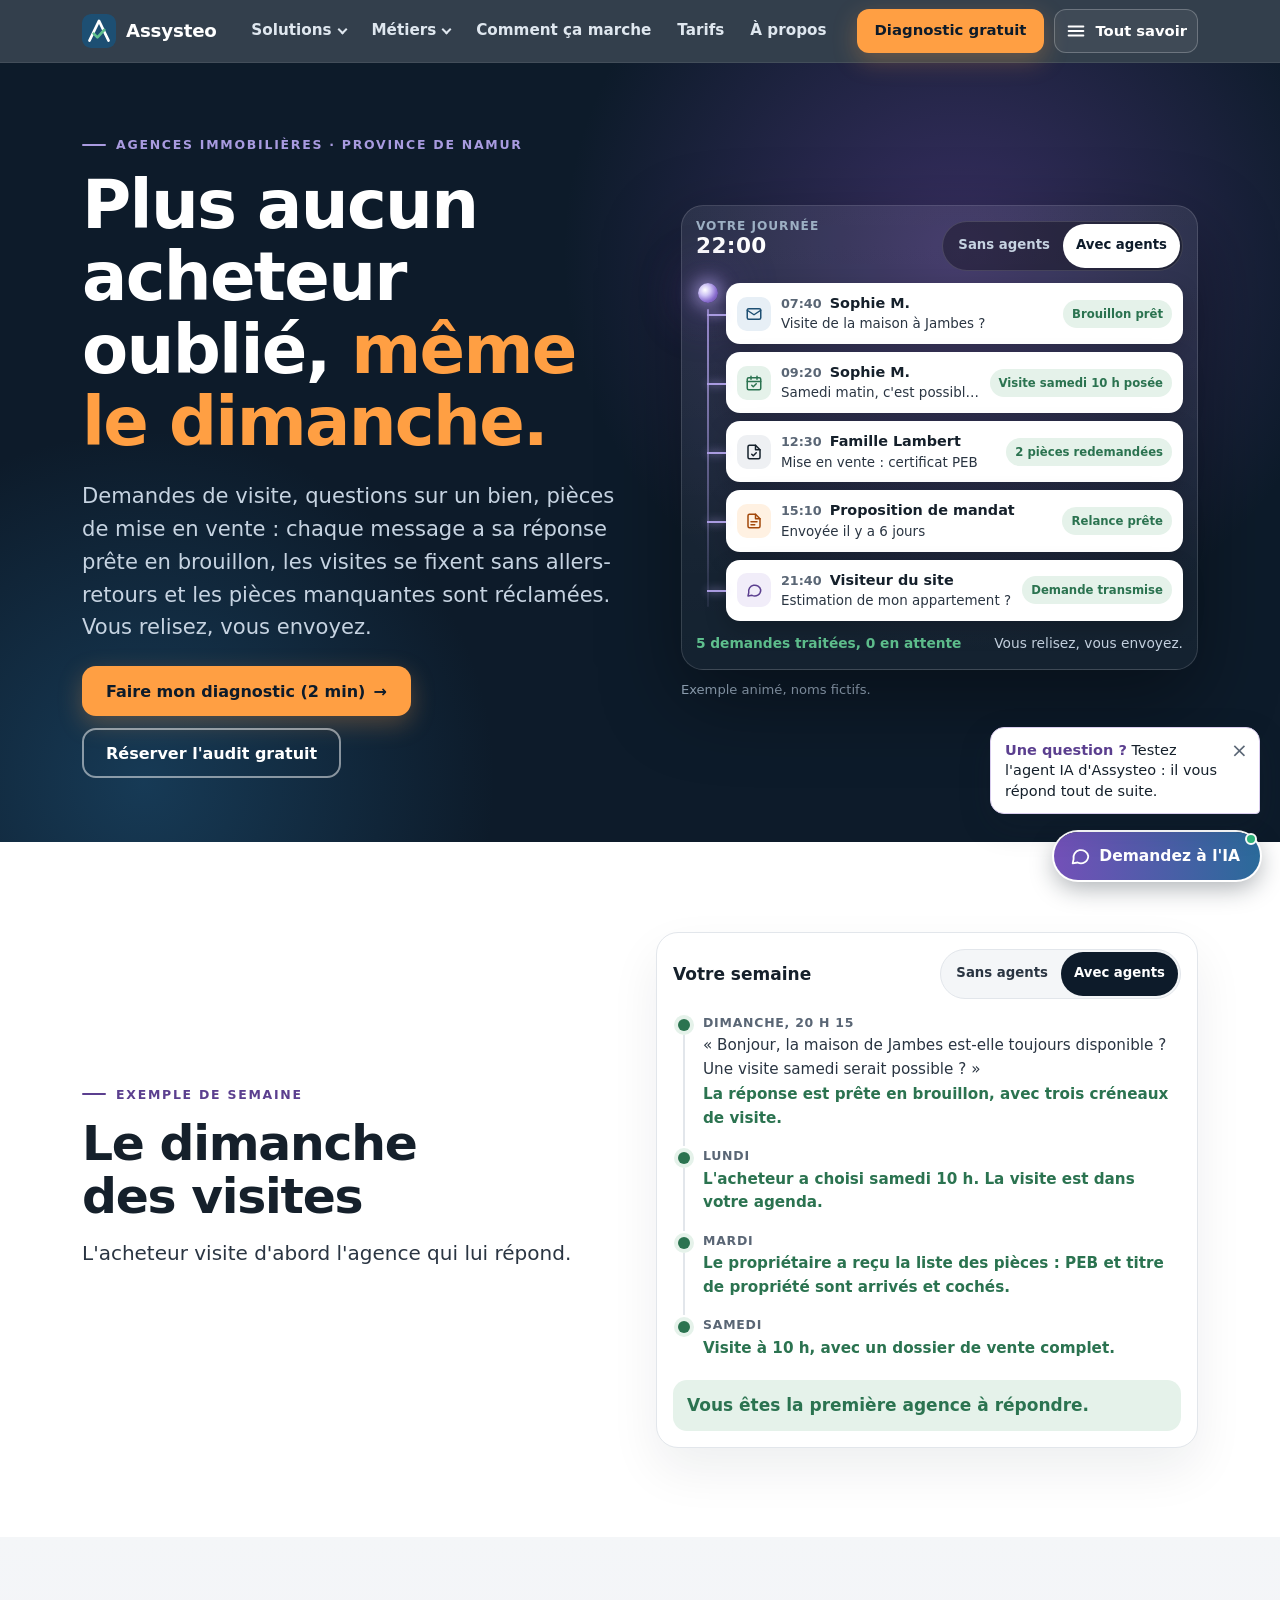
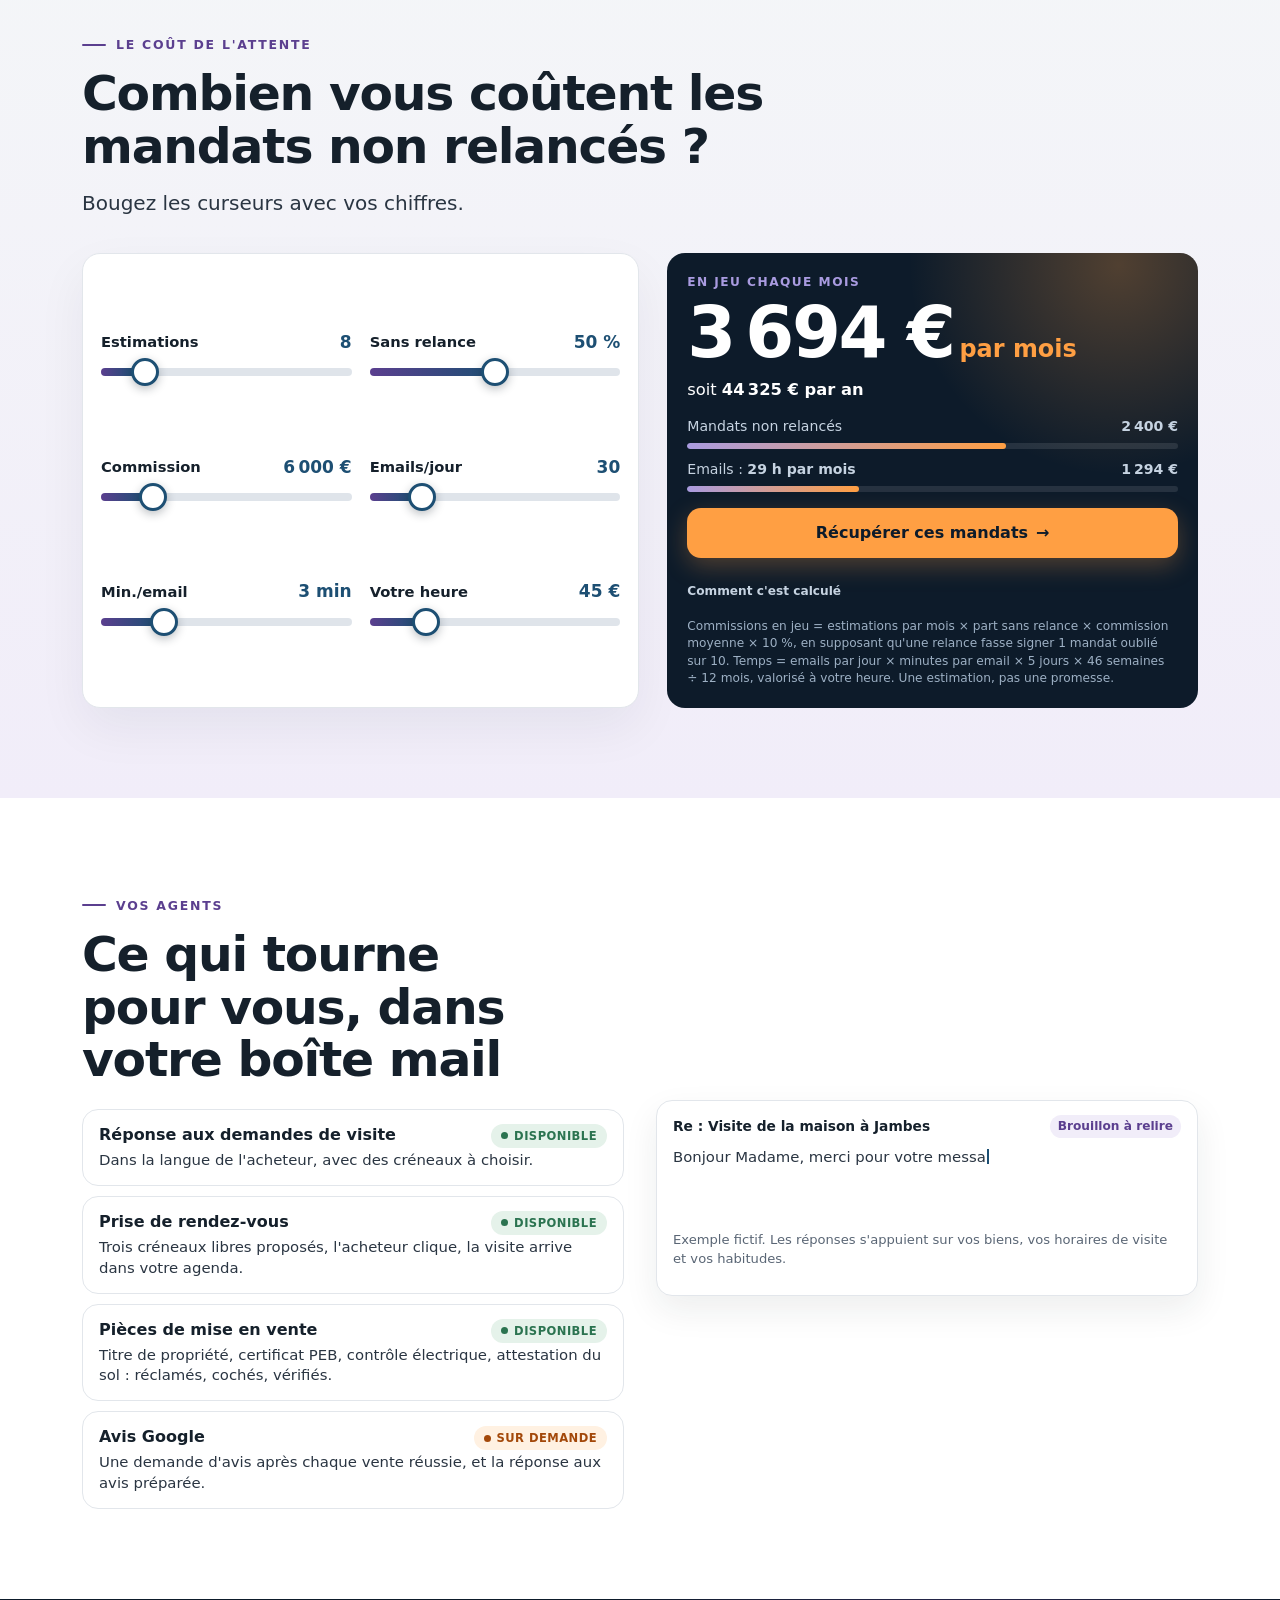
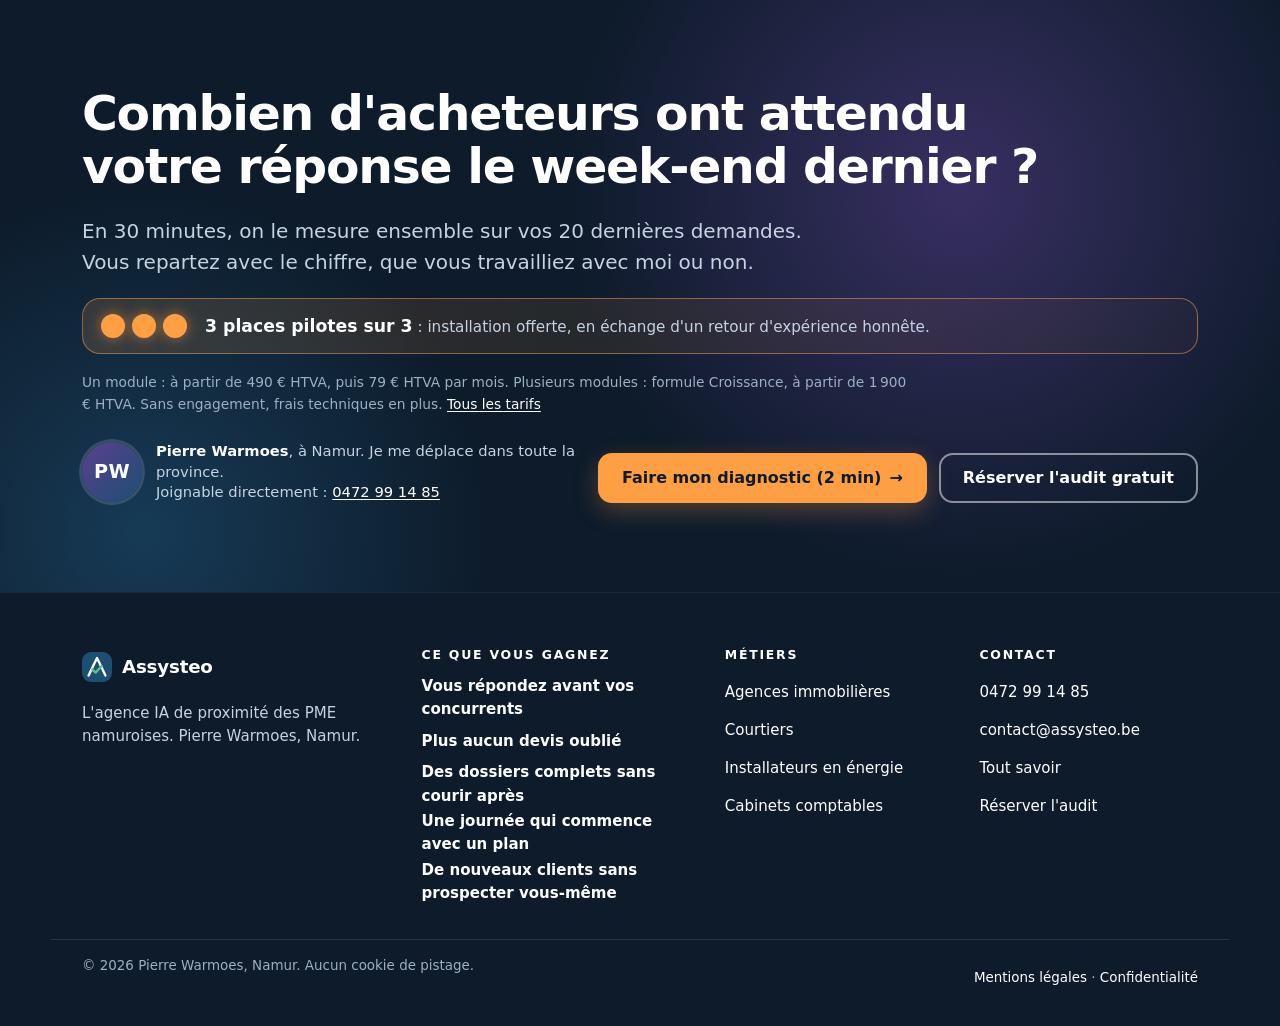
<file: agences-immobilieres.html>
<!DOCTYPE html>
<html lang="fr-BE">
<head>
<meta charset="utf-8">
<meta name="viewport" content="width=device-width, initial-scale=1">
<title>Agences immobilières à Namur : aucun acheteur oublié | Assysteo</title>
<meta name="description" content="Demandes de visite le soir et le week-end, pièces de vente à réunir, mandats à relancer : des agents IA préparent tout en brouillon dans votre boîte mail.">
<meta name="robots" content="index, follow">
<link rel="canonical" href="https://assysteo.be/agences-immobilieres.html">
<!-- Versions linguistiques à venir : décommenter quand les pages existent.
<link rel="alternate" hreflang="fr-BE" href="https://assysteo.be/agences-immobilieres.html">
<link rel="alternate" hreflang="nl-BE" href="https://assysteo.be/nl/agences-immobilieres.html">
-->
<meta name="theme-color" content="#0d1b2a">
<meta property="og:type" content="website">
<meta property="og:locale" content="fr_BE">
<meta property="og:site_name" content="Assysteo">
<meta property="og:title" content="Agences immobilières : plus aucun acheteur oublié, même le dimanche">
<meta property="og:description" content="Réponse prête aux demandes de visite, créneaux proposés, pièces de vente réclamées et vérifiées. Pour les agences de la province de Namur.">
<meta property="og:url" content="https://assysteo.be/agences-immobilieres.html">
<meta property="og:image" content="https://assysteo.be/og-image.png">
<meta property="og:image:width" content="1200">
<meta property="og:image:height" content="630">
<meta property="og:image:alt" content="Assysteo, agents IA pour les PME de Namur">
<meta name="twitter:card" content="summary_large_image">
<link rel="icon" href="/favicon.svg" type="image/svg+xml">
<link rel="icon" href="/favicon-32.png" sizes="32x32" type="image/png">
<link rel="apple-touch-icon" href="/apple-touch-icon.png">
<script>document.documentElement.classList.add('js')</script>
<link rel="stylesheet" href="/site.css?v=2">
<!-- La bulle de chat est ajoutée par chat.js : sa feuille ne bloque pas l'affichage -->
<link rel="stylesheet" href="/chat.css?v=10" media="print" onload="this.media='all'">
<script type="application/ld+json">
{"@context":"https://schema.org","@graph":[{"@type":"Service","name":"Agents IA pour agences immobilières","serviceType":"Réponse aux demandes de visite, prise de rendez-vous, collecte et contrôle des pièces de vente","provider":{"@type":"ProfessionalService","@id":"https://assysteo.be/#entreprise","name":"Assysteo","url":"https://assysteo.be/","telephone":"+32 472 99 14 85"},"areaServed":{"@type":"AdministrativeArea","name":"Province de Namur"},"audience":{"@type":"BusinessAudience","audienceType":"Agences immobilières"},"offers":{"@type":"Offer","priceSpecification":[{"@type":"PriceSpecification","minPrice":"490","priceCurrency":"EUR","valueAddedTaxIncluded":false},{"@type":"UnitPriceSpecification","minPrice":"79","priceCurrency":"EUR","unitText":"mois","valueAddedTaxIncluded":false}]},"url":"https://assysteo.be/agences-immobilieres.html"},{"@type":"FAQPage","mainEntity":[
 {"@type":"Question","name":"Est-ce que l'assistant envoie des emails à ma place ?","acceptedAnswer":{"@type":"Answer","text":"Par défaut, non. Les réponses et les relances attendent dans vos brouillons : vous relisez et vous envoyez. L'envoi automatique ne s'active que si vous le demandez."}},
 {"@type":"Question","name":"Ça marche avec Outlook et mon logiciel immobilier ?","acceptedAnswer":{"@type":"Answer","text":"Oui pour la boîte mail : Gmail, Google Workspace, Outlook, Microsoft 365 et les boîtes compatibles IMAP. Votre logiciel immobilier reste votre outil : les agents travaillent à côté, dans la boîte mail. Une connexion à votre logiciel est possible sur demande."}},
 {"@type":"Question","name":"Et les demandes qui viennent des portails immobiliers ?","acceptedAnswer":{"@type":"Answer","text":"Elles arrivent par email : elles sont lues, triées et reçoivent leur réponse en brouillon, comme les autres."}},
 {"@type":"Question","name":"Et si l'acheteur écrit en néerlandais ?","acceptedAnswer":{"@type":"Answer","text":"La réponse suit la langue du message reçu : français, néerlandais ou anglais."}},
 {"@type":"Question","name":"Combien ça coûte ?","acceptedAnswer":{"@type":"Answer","text":"Installation à partir de 490 euros HTVA, maintenance à partir de 79 euros HTVA par mois, sans engagement. Les frais techniques (hébergement et IA, quelques euros à quelques dizaines d'euros par mois) sont payés directement par vous. Les 3 premières entreprises du programme pilote ne paient pas l'installation."}},
 {"@type":"Question","name":"Où vont mes données ?","acceptedAnswer":{"@type":"Answer","text":"Votre installation est à votre nom, hébergée dans l'Union européenne. Vos emails restent dans votre boîte mail. Un contrat de sous-traitance RGPD vous est remis avant la mise en route."}}]},{"@type":"BreadcrumbList","itemListElement":[{"@type":"ListItem","position":1,"name":"Accueil","item":"https://assysteo.be/"},{"@type":"ListItem","position":2,"name":"Agences immobilières","item":"https://assysteo.be/agences-immobilieres.html"}]}]}
</script>
</head>
<body class="avec-barre">
<a class="saut" href="#contenu">Aller au contenu</a>

<header class="tete">
  <div class="wrap tete-in">
    <a class="marque" href="/" aria-label="Assysteo, accueil"><img src="/favicon.svg" alt="" width="34" height="34">Assysteo</a>
    <nav class="nav" aria-label="Navigation principale">
      <ul>
        <li class="deroule"><details><summary>Solutions</summary>
          <ul class="sous">
            <li><a href="/#trouver">Trouver des clients<small>Prospection locale, LinkedIn</small></a></li>
            <li><a href="/#repondre">Répondre plus vite<small>Emails, chat du site, rendez-vous</small></a></li>
            <li><a href="/#alleger">Alléger l'administratif<small>Relances, contrôle des documents</small></a></li>
            <li><a href="/#piloter">Piloter et faire grandir<small>Résumé du matin, infogérance</small></a></li>
          </ul></details></li>
        <li class="deroule"><details><summary>Métiers</summary>
          <ul class="sous">
            <li><a href="/agences-immobilieres.html" aria-current="page">Agences immobilières<small>Visites, pièces de vente, mandats</small></a></li>
            <li><a href="/courtiers.html">Courtiers crédit et assurance<small>Dossiers complets, pièces vérifiées</small></a></li>
            <li><a href="/installateurs-energie.html">Installateurs en énergie<small>Demandes de devis, relances</small></a></li>
            <li><a href="/comptables.html">Cabinets comptables<small>Pièces TVA, retardataires</small></a></li>
            <li><a href="/#diagnostic">Autre PME<small>Le diagnostic s'adapte à votre métier</small></a></li>
          </ul></details></li>
        <li><a href="/#info-methode">Comment ça marche</a></li>
        <li><a href="/#tarifs">Tarifs</a></li>
        <li><a href="/#info-pierre">À propos</a></li>
      </ul>
    </nav>
    <a class="btn btn-accent btn-petit tete-cta" href="/#diagnostic"><span class="long">Diagnostic gratuit</span><span class="court">Diagnostic</span></a>
    <a class="menu-btn" href="#infos" aria-controls="infos" aria-label="Tout savoir : questions, tarifs, données"><svg viewBox="0 0 24 24" aria-hidden="true"><path d="M4 7h16M4 12h16M4 17h16"/></svg><span class="txt">Tout savoir</span></a>
  </div>
</header>

<main id="contenu">

  <!-- 1. HERO : la promesse du métier et sa journée, sans ou avec agents -->
  <section class="hero sombre halo metier-hero" aria-labelledby="titre">
    <div class="wrap hero-grille">
      <div>
        <p class="surtitre">Agences immobilières · Province de Namur</p>
        <h1 id="titre">Plus aucun acheteur oublié, <span class="chaud">même le dimanche.</span></h1>
        <p class="hero-sous">Demandes de visite, questions sur un bien, pièces de mise en vente : chaque message a sa réponse prête en brouillon, les visites se fixent sans allers-retours et les pièces manquantes sont réclamées. Vous relisez, vous envoyez.</p>
        <div class="actions" data-cta-principal>
          <a class="btn btn-accent" href="/#diagnostic">Faire mon diagnostic (2 min) <span class="fl" aria-hidden="true">→</span></a>
          <a class="btn btn-contour btn-secondaire" href="https://n8n.assysteo.be/form/9b2f6c1e-4d7a-4e3b-8a51-3c0d2e7f9a64" data-cfg-href="URL_RESERVATION">Réserver l'audit gratuit</a>
        </div>
      </div>
      <figure class="journee" data-metier="immo" data-fixe>
        <div class="journee-carte">
          <div class="journee-tete">
            <p class="horloge" aria-hidden="true">Votre journée<b>22:00</b></p>
            <div class="bascule avec-js" role="group" aria-label="Comparer votre journée">
              <button type="button" data-mode="sans" aria-pressed="false">Sans agents</button>
              <button type="button" data-mode="avec" aria-pressed="true">Avec agents</button>
            </div>
          </div>
          <div class="flux-zone">
            <span class="noyau" aria-hidden="true"></span>
            <ol class="flux" aria-label="Ce qui arrive pendant la journée">
              <li class="ev traite" data-canal="email"><span class="ev-ico" aria-hidden="true"><svg viewBox="0 0 24 24"><rect x="3" y="5" width="18" height="14" rx="2"/><path d="m3 7 9 6 9-6"/></svg></span><div class="ev-corps"><p class="ev-ligne"><time>07:40</time><b>Sophie M.</b></p><p class="ev-objet">Visite de la maison à Jambes ?</p></div><span class="ev-etat">Brouillon prêt</span></li>
              <li class="ev traite" data-canal="rdv"><span class="ev-ico" aria-hidden="true"><svg viewBox="0 0 24 24"><rect x="3" y="5" width="18" height="16" rx="2"/><path d="M3 10h18M8 3v4M16 3v4"/><path d="m9 15 2 2 4-4"/></svg></span><div class="ev-corps"><p class="ev-ligne"><time>09:20</time><b>Sophie M.</b></p><p class="ev-objet">Samedi matin, c'est possible ?</p></div><span class="ev-etat">Visite samedi 10 h posée</span></li>
              <li class="ev traite" data-canal="doc"><span class="ev-ico" aria-hidden="true"><svg viewBox="0 0 24 24"><path d="M14 3H6a2 2 0 0 0-2 2v14a2 2 0 0 0 2 2h12a2 2 0 0 0 2-2V9z"/><path d="M14 3v6h6"/><path d="m9 15 2 2 4-4"/></svg></span><div class="ev-corps"><p class="ev-ligne"><time>12:30</time><b>Famille Lambert</b></p><p class="ev-objet">Mise en vente : certificat PEB</p></div><span class="ev-etat">2 pièces redemandées</span></li>
              <li class="ev traite" data-canal="devis"><span class="ev-ico" aria-hidden="true"><svg viewBox="0 0 24 24"><path d="M14 3H6a2 2 0 0 0-2 2v14a2 2 0 0 0 2 2h12a2 2 0 0 0 2-2V9z"/><path d="M14 3v6h6"/><path d="M8 13h8M8 17h5"/></svg></span><div class="ev-corps"><p class="ev-ligne"><time>15:10</time><b>Proposition de mandat</b></p><p class="ev-objet">Envoyée il y a 6 jours</p></div><span class="ev-etat">Relance prête</span></li>
              <li class="ev traite" data-canal="chat"><span class="ev-ico" aria-hidden="true"><svg viewBox="0 0 24 24"><path d="M21 12a8 8 0 0 1-11.6 7.1L4 20l1-4.6A8 8 0 1 1 21 12z"/></svg></span><div class="ev-corps"><p class="ev-ligne"><time>21:40</time><b>Visiteur du site</b></p><p class="ev-objet">Estimation de mon appartement ?</p></div><span class="ev-etat">Demande transmise</span></li>
            </ol>
          </div>
          <p class="journee-bilan" aria-live="polite"><span class="vert">Tout est traité, en brouillon.</span><span>Vous relisez, vous envoyez.</span></p>
        </div>
        <figcaption class="legende">Exemple animé, noms fictifs.</figcaption>
      </figure>
    </div>
  </section>

  <!-- 2. LA SCÈNE : la demande du dimanche soir, sans ou avec agents -->
  <section class="bloc clair" id="scene" aria-labelledby="scene-titre">
    <div class="wrap deux">
      <div class="entete-bloc">
        <p class="surtitre">Exemple de semaine</p>
        <h2 id="scene-titre">Le dimanche des visites</h2>
        <p class="chapo">L'acheteur visite d'abord l'agence qui lui répond.</p>
      </div>
      <div class="scene" data-mode="avec">
        <div class="scene-tete"><p>Votre semaine</p>
          <div class="bascule avec-js" role="group" aria-label="Comparer votre semaine">
            <button type="button" data-mode="sans" aria-pressed="false">Sans agents</button>
            <button type="button" data-mode="avec" aria-pressed="true">Avec agents</button>
          </div>
        </div>
        <ol class="frise">
          <li><time>Dimanche, 20 h 15</time><p>« Bonjour, la maison de Jambes est-elle toujours disponible ? Une visite samedi serait possible ? »</p><p class="s-sans">Le message attend lundi.</p><p class="s-avec">La réponse est prête en brouillon, avec trois créneaux de visite.</p></li>
          <li><time>Lundi</time><p class="s-sans">Trois emails pour trouver un créneau qui convient.</p><p class="s-avec">L'acheteur a choisi samedi 10 h. La visite est dans votre agenda.</p></li>
          <li><time>Mardi</time><p class="s-sans">Le propriétaire n'a toujours pas envoyé le certificat PEB.</p><p class="s-avec">Le propriétaire a reçu la liste des pièces : PEB et titre de propriété sont arrivés et cochés.</p></li>
          <li><time>Samedi</time><p class="s-sans">L'acheteur a visité deux autres biens entre-temps.</p><p class="s-avec">Visite à 10 h, avec un dossier de vente complet.</p></li>
        </ol>
        <p class="scene-fin s-sans">L'acheteur s'est décidé ailleurs.</p>
        <p class="scene-fin s-avec">Vous êtes la première agence à répondre.</p>
      </div>
    </div>
  </section>

  <!-- 3. LE CALCUL : avec les chiffres d'un installateur -->
  <section class="bloc teinte" id="cout" aria-labelledby="cout-titre">
    <div class="wrap">
      <div class="entete-bloc">
        <p class="surtitre">Le coût de l'attente</p>
        <h2 id="cout-titre">Combien vous coûtent les mandats non relancés&nbsp;?</h2>
        <p class="chapo">Bougez les curseurs avec vos chiffres.</p>
      </div>
      <div class="calc-grille" data-calc>
        <form class="calc" aria-label="Vos chiffres" data-calc-form>
          <div class="curseur"><label for="c-devis" title="Estimations ou propositions de mandat envoyées par mois">Estimations</label><output for="c-devis" data-sortie="devis">8</output>
            <input type="range" id="c-devis" name="devis" min="0" max="60" step="1" value="8" data-unite=""></div>
          <div class="curseur"><label for="c-part" title="Part jamais relancée">Sans relance</label><output for="c-part" data-sortie="part">50 %</output>
            <input type="range" id="c-part" name="part" min="0" max="100" step="5" value="50" data-unite=" %"></div>
          <div class="curseur"><label for="c-valeur" title="Commission moyenne sur une vente">Commission</label><output for="c-valeur" data-sortie="valeur">6 000 €</output>
            <input type="range" id="c-valeur" name="valeur" min="1000" max="30000" step="500" value="6000" data-unite=" €"></div>
          <div class="curseur"><label for="c-emails">Emails/jour</label><output for="c-emails" data-sortie="emails">30</output>
            <input type="range" id="c-emails" name="emails" min="5" max="150" step="5" value="30" data-unite=""></div>
          <div class="curseur"><label for="c-minutes" title="Lire, répondre, classer">Min./email</label><output for="c-minutes" data-sortie="minutes">3 min</output>
            <input type="range" id="c-minutes" name="minutes" min="1" max="10" step="1" value="3" data-unite=" min"></div>
          <div class="curseur"><label for="c-taux">Votre heure</label><output for="c-taux" data-sortie="taux">45 €</output>
            <input type="range" id="c-taux" name="taux" min="20" max="150" step="5" value="45" data-unite=" €"></div>
        </form>
        <div class="resultat">
          <p class="res-label">En jeu chaque mois</p>
          <p class="res-gros"><span data-r="mois">3 694</span> €<small>par mois</small></p>
          <p class="res-an">soit <b><span data-r="an">44 325</span> € par an</b></p>
          <div class="res-lignes">
            <div class="res-ligne" data-barre="devis"><span>Mandats non relancés</span><b><span data-r="devis">2 400</span> €</b><i style="--w:65%"></i></div>
            <div class="res-ligne" data-barre="temps"><span>Emails : <b><span data-r="heures">29</span> h par mois</b></span><b><span data-r="temps">1 294</span> €</b><i style="--w:35%"></i></div>
          </div>
          <a class="btn btn-accent" href="/#diagnostic">Récupérer ces mandats <span class="fl" aria-hidden="true">→</span></a>
          <details class="formule" data-ouvert-bureau><summary>Comment c'est calculé</summary><p>Commissions en jeu = estimations par mois × part sans relance × commission moyenne × 10 %, en supposant qu'une relance fasse signer 1 mandat oublié sur 10. Temps = emails par jour × minutes par email × 5 jours × 46 semaines ÷ 12 mois, valorisé à votre heure. Une estimation, pas une promesse.</p></details>
          <p class="sr" aria-live="polite" data-annonce></p>
        </div>
      </div>
    </div>
  </section>

  <!-- 4. VOS AGENTS : ce qui tourne pour un installateur, et un vrai brouillon -->
  <section class="bloc clair" id="agents" aria-labelledby="agents-titre">
    <div class="wrap deux">
      <div>
        <p class="surtitre">Vos agents</p>
        <h2 id="agents-titre">Ce qui tourne pour vous, dans votre boîte mail</h2>
        <ul class="modules-metier">
          <li><a href="/#m-email"><b>Réponse aux demandes de visite</b><span class="badge dispo">Disponible</span><span class="d">Dans la langue de l'acheteur, avec des créneaux à choisir.</span></a></li>
          <li><a href="/#m-rdv"><b>Prise de rendez-vous</b><span class="badge dispo">Disponible</span><span class="d">Trois créneaux libres proposés, l'acheteur clique, la visite arrive dans votre agenda.</span></a></li>
          <li><a href="/#m-documents"><b>Pièces de mise en vente</b><span class="badge dispo">Disponible</span><span class="d">Titre de propriété, certificat PEB, contrôle électrique, attestation du sol : réclamés, cochés, vérifiés.</span></a></li>
          <li><a href="/#m-avis"><b>Avis Google</b><span class="badge demande">Sur demande</span><span class="d">Une demande d'avis après chaque vente réussie, et la réponse aux avis préparée.</span></a></li>
        </ul>
      </div>
      <div class="brouillon">
        <p class="v-titre">Re : Visite de la maison à Jambes <span class="v-tag vi">Brouillon à relire</span></p>
        <p class="tape">Bonjour Madame, merci pour votre message. La maison de Jambes est toujours disponible. Je vous propose une visite samedi à 10 h ou à 11 h. Quel horaire vous convient ?</p>
        <p class="note">Exemple fictif. Les réponses s'appuient sur vos biens, vos horaires de visite et vos habitudes.</p>
      </div>
    </div>
  </section>

  <!-- 5. PASSER À L'ACTION : places pilotes, prix, contact -->
  <section class="bloc sombre halo" id="commencer" aria-labelledby="fin-titre">
    <div class="wrap">
      <h2 id="fin-titre">Combien d'acheteurs ont attendu votre réponse le week-end dernier&nbsp;?</h2>
      <p class="chapo">En 30 minutes, on le mesure ensemble sur vos 20 dernières demandes. Vous repartez avec le chiffre, que vous travailliez avec moi ou non.</p>
      <div class="pilote" data-pilote style="margin-top:20px">
        <div class="places" aria-hidden="true"><i class="libre"></i><i class="libre"></i><i class="libre"></i></div>
        <p class="pilote-texte"><b>3 places pilotes sur 3</b> : installation offerte, en échange d'un retour d'expérience honnête.</p>
      </div>
      <p class="offres-notes">Un module : à partir de <span data-prix="essentiel_installation">490</span> € HTVA, puis <span data-prix="essentiel_mois">79</span> € HTVA par mois. Plusieurs modules : formule Croissance, à partir de <span data-prix="croissance_installation">1 900</span> € HTVA. Sans engagement, frais techniques en plus. <a href="/#info-tarifs">Tous les tarifs</a></p>
      <p class="rappel-cout" id="rappel-cout" hidden>Selon votre calcul, ce qui attend vous coûte environ <b><span data-rappel>0</span> € par mois</b>. Chaque mois d'attente compte.</p>
      <div class="fin-grille">
        <div class="pierre">
          <span class="portrait" data-portrait aria-hidden="true">PW</span>
          <p><b>Pierre Warmoes</b>, à Namur. Je me déplace dans toute la province.<br>Joignable directement : <a href="tel:+32472991485">0472 99 14 85</a></p>
        </div>
        <div class="actions">
          <a class="btn btn-accent" href="/#diagnostic">Faire mon diagnostic (2 min) <span class="fl" aria-hidden="true">→</span></a>
          <a class="btn btn-contour btn-secondaire" href="https://n8n.assysteo.be/form/9b2f6c1e-4d7a-4e3b-8a51-3c0d2e7f9a64" data-cfg-href="URL_RESERVATION">Réserver l'audit gratuit</a>
        </div>
      </div>
    </div>
  </section>

</main>

<footer class="pied" data-pied>
  <div class="wrap pied-grille">
    <div class="pied-marque">
      <a class="marque" href="/"><img src="/favicon.svg" alt="" width="30" height="30">Assysteo</a>
      <p>L'agence IA de proximité des PME namuroises. Pierre Warmoes, Namur.</p>
    </div>
    <div class="pied-benefices">
      <p class="pied-titre">Ce que vous gagnez</p>
      <ul>
        <li><a href="/#repondre">Vous répondez avant vos concurrents</a></li>
        <li><a href="/#alleger">Plus aucun devis oublié</a></li>
        <li><a href="/#alleger">Des dossiers complets sans courir après</a></li>
        <li><a href="/#piloter">Une journée qui commence avec un plan</a></li>
        <li><a href="/#trouver">De nouveaux clients sans prospecter vous-même</a></li>
      </ul>
    </div>
    <div>
      <p class="pied-titre">Métiers</p>
      <ul>
        <li><a href="/agences-immobilieres.html">Agences immobilières</a></li>
        <li><a href="/courtiers.html">Courtiers</a></li>
        <li><a href="/installateurs-energie.html">Installateurs en énergie</a></li>
        <li><a href="/comptables.html">Cabinets comptables</a></li>
      </ul>
    </div>
    <div>
      <p class="pied-titre">Contact</p>
      <ul>
        <li><a href="tel:+32472991485">0472 99 14 85</a></li>
        <li><a href="mailto:contact@assysteo.be">contact@assysteo.be</a></li>
        <li class="hors-mobile"><a href="/#infos">Tout savoir</a></li>
        <li class="hors-mobile"><a href="https://n8n.assysteo.be/form/9b2f6c1e-4d7a-4e3b-8a51-3c0d2e7f9a64" data-cfg-href="URL_RESERVATION">Réserver l'audit</a></li>
      </ul>
    </div>
  </div>
  <div class="wrap pied-bas">
    <span>© 2026 Pierre Warmoes, Namur<span class="cookie">. Aucun cookie de pistage</span>.</span>
    <span><a href="/mentions-legales.html">Mentions légales</a> · <a href="/confidentialite.html">Confidentialité</a></span>
  </div>
</footer>

<div class="barre-mobile" data-barre-mobile>
  <a class="btn btn-accent" href="/#diagnostic">Faire mon diagnostic</a>
  <a class="barre-ico" href="tel:+32472991485" aria-label="Appeler Pierre au 0472 99 14 85"><svg viewBox="0 0 24 24" aria-hidden="true"><path d="M22 16.9v3a2 2 0 0 1-2.2 2 19.8 19.8 0 0 1-8.6-3.1 19.5 19.5 0 0 1-6-6A19.8 19.8 0 0 1 2.1 4.2 2 2 0 0 1 4.1 2h3a2 2 0 0 1 2 1.7c.1 1 .4 1.9.7 2.8a2 2 0 0 1-.5 2.1L8 9.9a16 16 0 0 0 6 6l1.3-1.3a2 2 0 0 1 2.1-.4c.9.3 1.8.6 2.8.7a2 2 0 0 1 1.7 2z"/></svg></a>
  <button type="button" class="barre-ico avec-js" data-ouvrir-chat aria-label="Poser une question à l'assistant IA"><svg viewBox="0 0 24 24" aria-hidden="true"><path d="M21 12a8 8 0 0 1-11.6 7.1L4 20l1-4.6A8 8 0 1 1 21 12z"/></svg></button>
</div>

<!-- TOUT SAVOIR : questions propres au métier ; le reste renvoie au tiroir de l'accueil -->
<aside class="tiroir" id="infos" aria-labelledby="infos-titre">
  <div class="tiroir-panneau">
    <div class="tiroir-tete"><p class="tiroir-titre" id="infos-titre">Tout savoir</p><a class="tiroir-fermer" href="#ferme" aria-label="Fermer">×</a></div>
    <div class="tiroir-corps">
      <ul class="raccourcis">
        <li><a href="#info-faq">Questions des agences</a></li>
        <li><a href="/#info-methode">Comment ça marche</a></li>
        <li><a href="/#info-tarifs">Tarifs</a></li>
        <li><a href="/#info-donnees">Vos données</a></li>
        <li><a href="/#info-pierre">Qui est Pierre</a></li>
        <li><a href="#info-contact">Contact</a></li>
      </ul>

      <details class="info" id="info-faq" open>
        <summary><span class="info-ico" aria-hidden="true"><svg viewBox="0 0 24 24"><circle cx="12" cy="12" r="9"/><path d="M9.5 9a2.5 2.5 0 1 1 3.5 2.3c-.6.3-1 .9-1 1.6V14M12 17.5h.01"/></svg></span>Questions des agences</summary>
        <div class="info-corps">
          <details class="question"><summary>Est-ce que l'assistant envoie des emails à ma place&nbsp;?</summary><div><p>Par défaut, non. Les réponses et les relances attendent dans vos brouillons : vous relisez et vous envoyez. L'envoi automatique ne s'active que si vous le demandez.</p></div></details>
          <details class="question"><summary>Ça marche avec Outlook et mon logiciel immobilier&nbsp;?</summary><div><p>Oui pour la boîte mail : Gmail, Google Workspace, Outlook, Microsoft 365 et les boîtes compatibles IMAP. Votre logiciel immobilier reste votre outil : les agents travaillent à côté, dans la boîte mail. Une connexion à votre logiciel est possible sur demande.</p></div></details>
          <details class="question"><summary>Et les demandes qui viennent des portails immobiliers&nbsp;?</summary><div><p>Elles arrivent par email : elles sont lues, triées et reçoivent leur réponse en brouillon, comme les autres.</p></div></details>
          <details class="question"><summary>Et si l'acheteur écrit en néerlandais&nbsp;?</summary><div><p>La réponse suit la langue du message reçu : français, néerlandais ou anglais.</p></div></details>
          <details class="question"><summary>Combien ça coûte&nbsp;?</summary><div><p>Installation à partir de <span data-prix="essentiel_installation">490</span> € HTVA, maintenance à partir de <span data-prix="essentiel_mois">79</span> € HTVA par mois, sans engagement. Les frais techniques (hébergement et IA, quelques euros à quelques dizaines d'euros par mois) sont payés directement par vous. Les <span data-cfg="PLACES_PILOTE_TOTAL">3</span> premières entreprises du programme pilote ne paient pas l'installation.</p></div></details>
          <details class="question"><summary>Où vont mes données&nbsp;?</summary><div><p>Votre installation est à votre nom, hébergée dans l'Union européenne. Vos emails restent dans votre boîte mail. Un contrat de sous-traitance RGPD vous est remis avant la mise en route. Détails dans la <a href="/confidentialite.html">politique de confidentialité</a>.</p></div></details>
        </div>
      </details>

      <details class="info" id="info-contact">
        <summary><span class="info-ico" aria-hidden="true"><svg viewBox="0 0 24 24"><path d="M21 12a8 8 0 0 1-11.6 7.1L4 20l1-4.6A8 8 0 1 1 21 12z"/></svg></span>Contact</summary>
        <div class="info-corps">
          <ul class="coord">
            <li><a href="tel:+32472991485">0472 99 14 85</a></li>
            <li><a href="mailto:contact@assysteo.be">contact@assysteo.be</a></li>
            <li>Toute la province de Namur, en visio ou sur place.</li>
          </ul>
          <p><a class="btn btn-accent" href="https://n8n.assysteo.be/form/9b2f6c1e-4d7a-4e3b-8a51-3c0d2e7f9a64" data-cfg-href="URL_RESERVATION">Réserver l'audit gratuit</a></p>
        </div>
      </details>

      <p class="note"><a href="/#infos">Toutes les réponses sur Assysteo</a> · <a href="/mentions-legales.html">Mentions légales</a> · <a href="/confidentialite.html">Confidentialité</a></p>
    </div>
  </div>
</aside>

<script src="/config.js?v=2" defer></script>
<script src="/anim.js?v=7" defer onerror="document.documentElement.classList.remove('js')"></script>
<script src="/chat.js?v=9" defer></script>
</body>
</html>
</file>
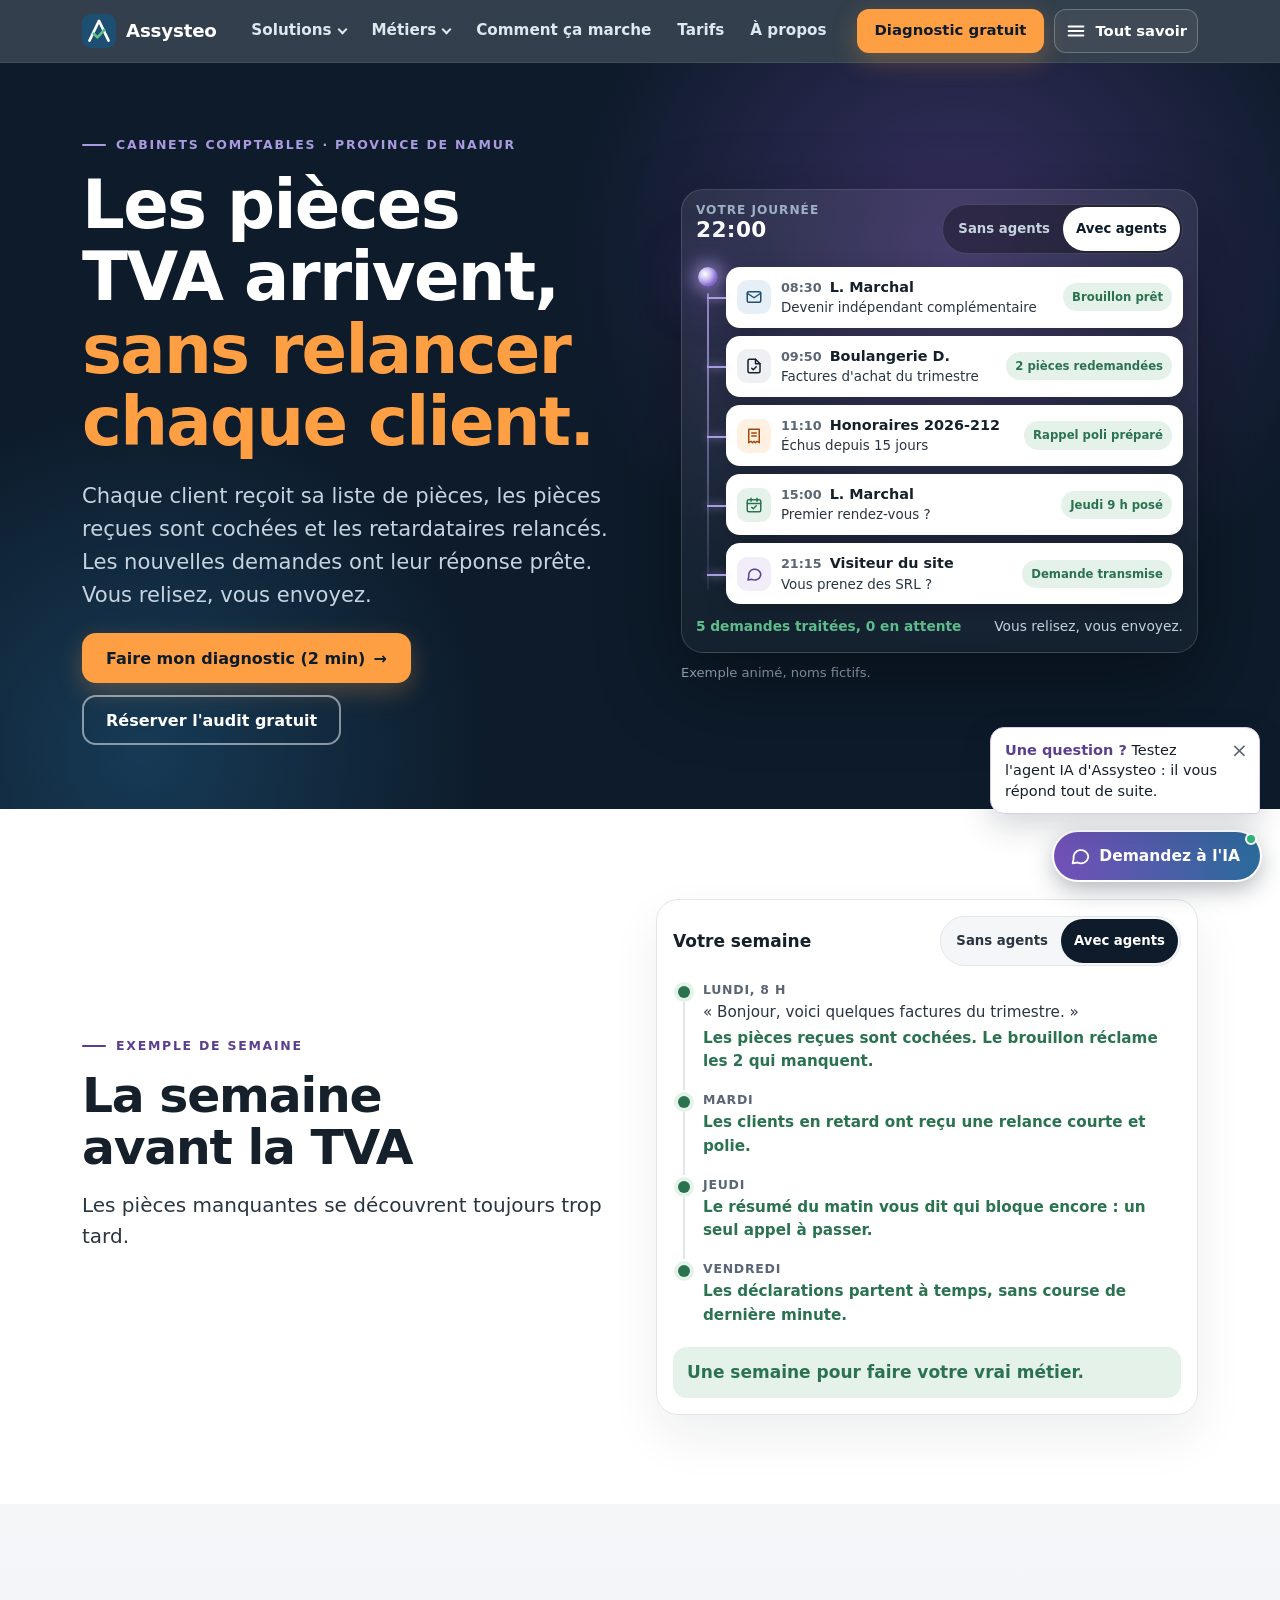
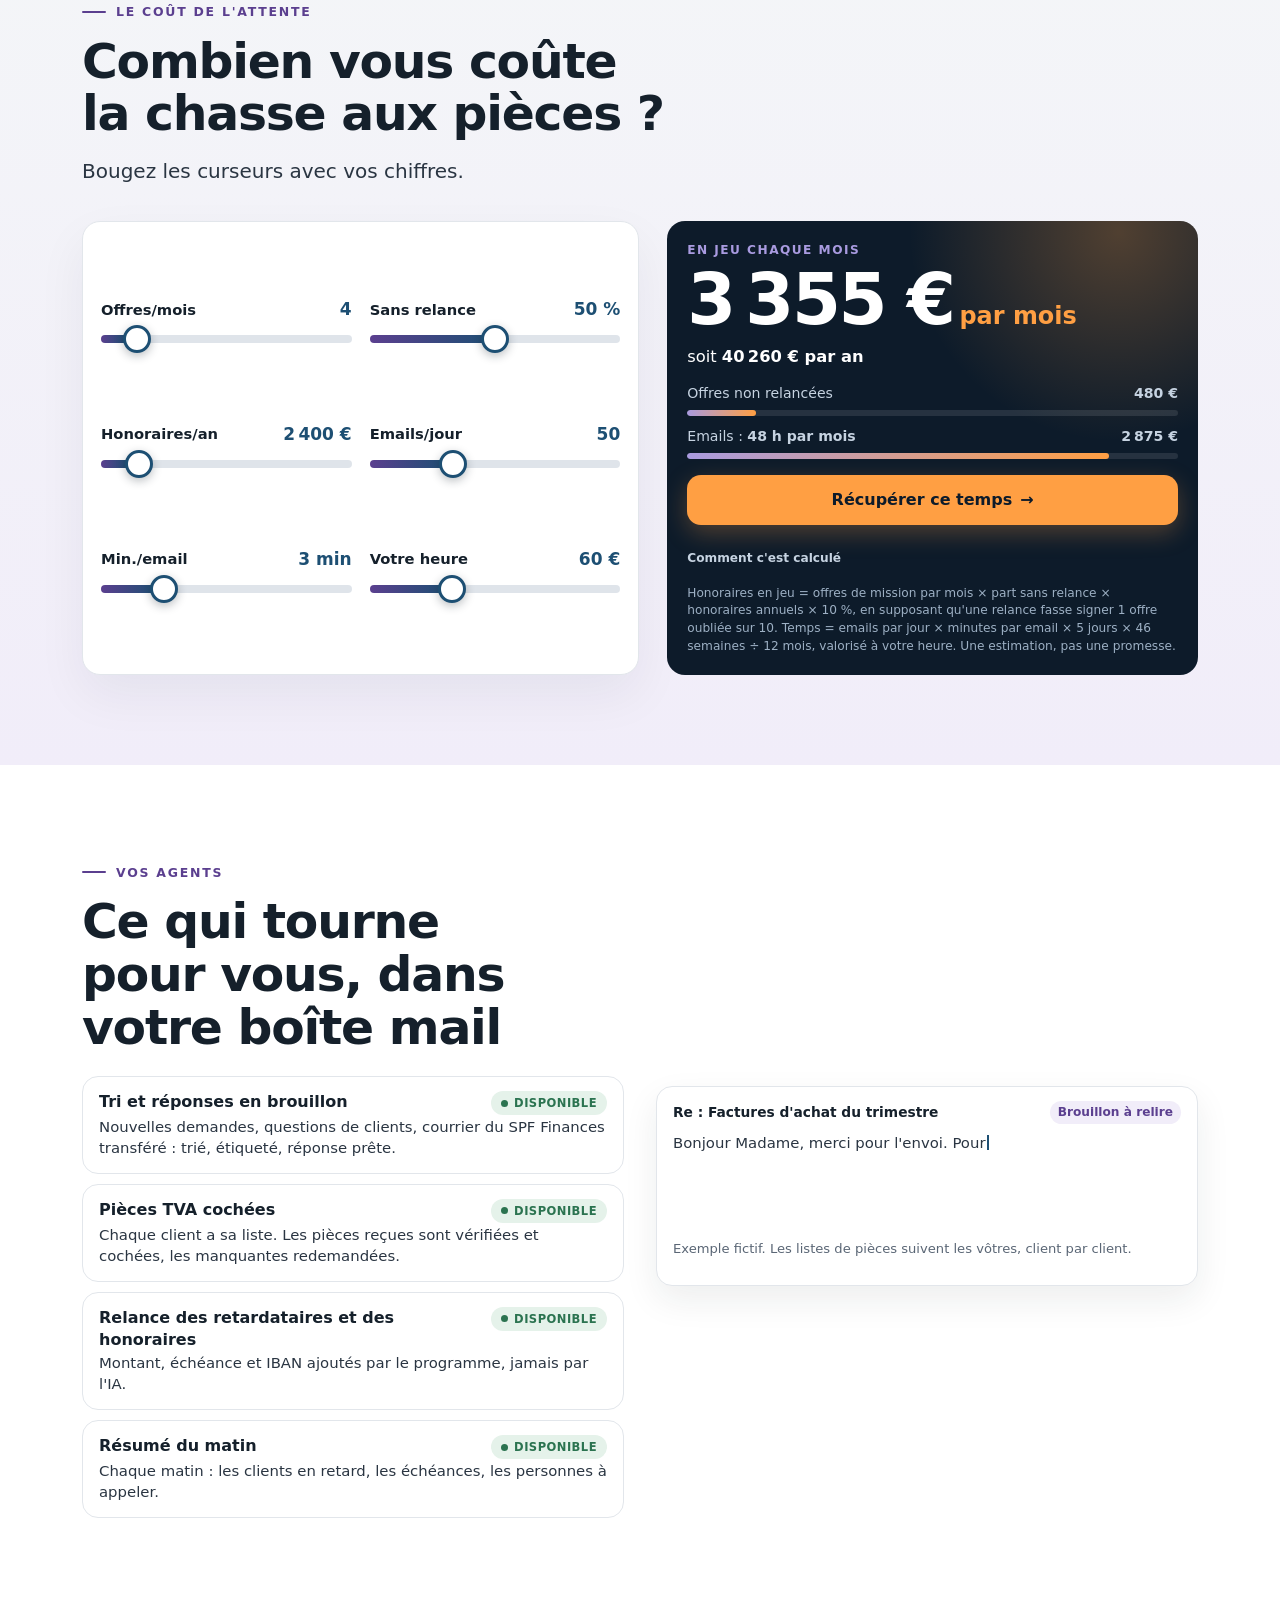
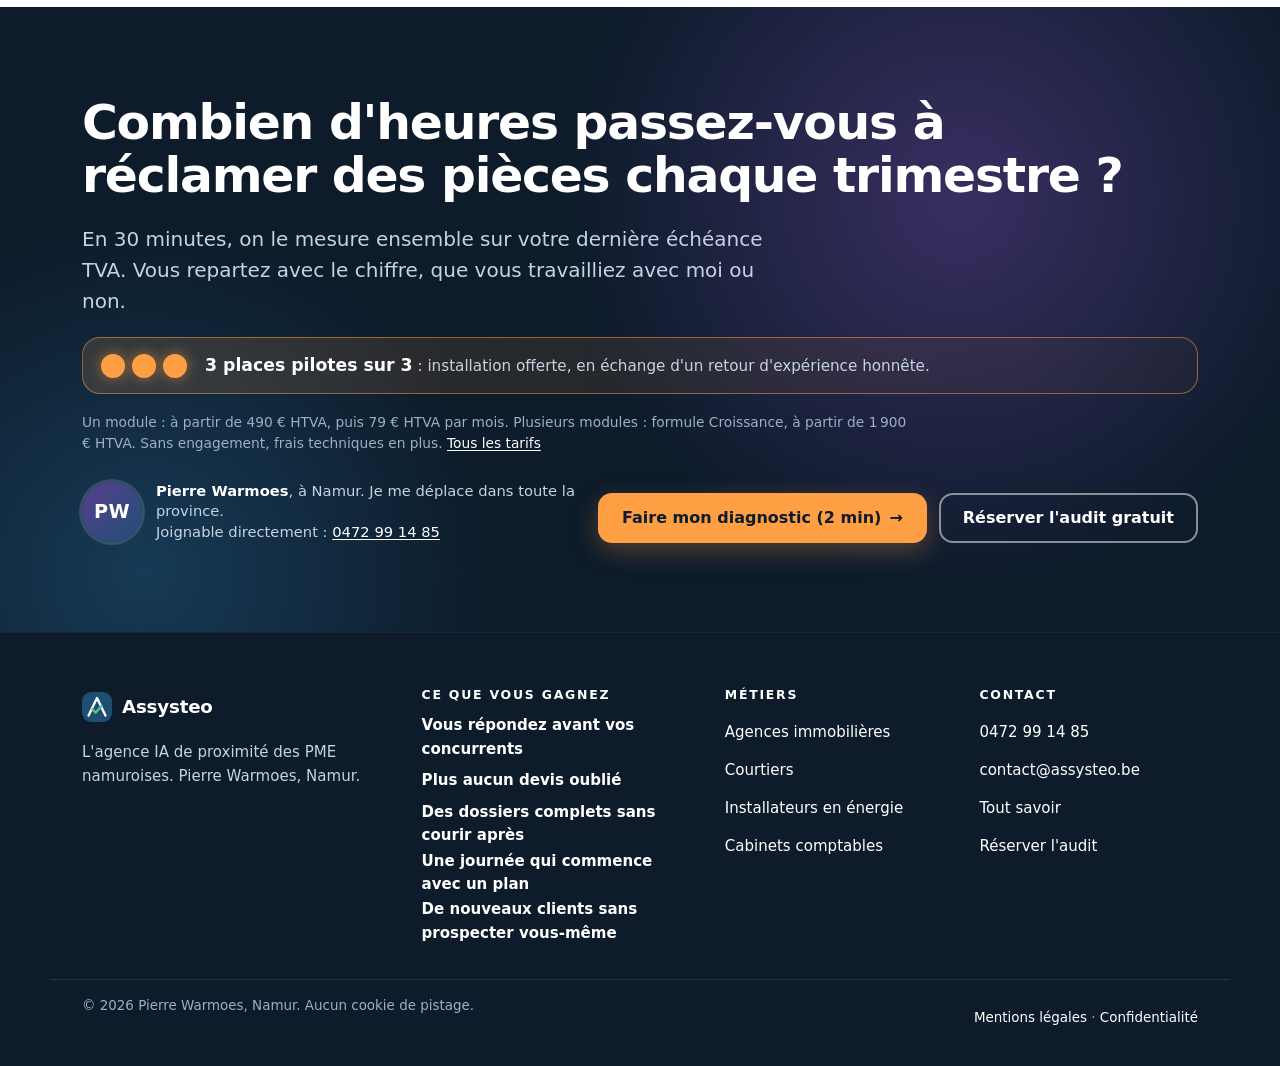
<file: comptables.html>
<!DOCTYPE html>
<html lang="fr-BE">
<head>
<meta charset="utf-8">
<meta name="viewport" content="width=device-width, initial-scale=1">
<title>Comptables à Namur : les pièces TVA, sans relancer | Assysteo</title>
<meta name="description" content="Pièces TVA réclamées et cochées, retardataires relancés, demandes de nouveaux clients prêtes en brouillon : des agents IA dans votre boîte mail, à Namur.">
<meta name="robots" content="index, follow">
<link rel="canonical" href="https://assysteo.be/comptables.html">
<!-- Versions linguistiques à venir : décommenter quand les pages existent.
<link rel="alternate" hreflang="fr-BE" href="https://assysteo.be/comptables.html">
<link rel="alternate" hreflang="nl-BE" href="https://assysteo.be/nl/comptables.html">
-->
<meta name="theme-color" content="#0d1b2a">
<meta property="og:type" content="website">
<meta property="og:locale" content="fr_BE">
<meta property="og:site_name" content="Assysteo">
<meta property="og:title" content="Cabinets comptables : les pièces TVA arrivent, sans relancer chaque client">
<meta property="og:description" content="Chaque client reçoit sa liste de pièces, les pièces reçues sont cochées, les retardataires relancés. Pour les cabinets de la province de Namur.">
<meta property="og:url" content="https://assysteo.be/comptables.html">
<meta property="og:image" content="https://assysteo.be/og-image.png">
<meta property="og:image:width" content="1200">
<meta property="og:image:height" content="630">
<meta property="og:image:alt" content="Assysteo, agents IA pour les PME de Namur">
<meta name="twitter:card" content="summary_large_image">
<link rel="icon" href="/favicon.svg" type="image/svg+xml">
<link rel="icon" href="/favicon-32.png" sizes="32x32" type="image/png">
<link rel="apple-touch-icon" href="/apple-touch-icon.png">
<script>document.documentElement.classList.add('js')</script>
<link rel="stylesheet" href="/site.css?v=2">
<!-- La bulle de chat est ajoutée par chat.js : sa feuille ne bloque pas l'affichage -->
<link rel="stylesheet" href="/chat.css?v=10" media="print" onload="this.media='all'">
<script type="application/ld+json">
{"@context":"https://schema.org","@graph":[{"@type":"Service","name":"Agents IA pour cabinets comptables","serviceType":"Collecte et contrôle des pièces comptables, relance des retardataires et des honoraires, tri des emails","provider":{"@type":"ProfessionalService","@id":"https://assysteo.be/#entreprise","name":"Assysteo","url":"https://assysteo.be/","telephone":"+32 472 99 14 85"},"areaServed":{"@type":"AdministrativeArea","name":"Province de Namur"},"audience":{"@type":"BusinessAudience","audienceType":"Cabinets comptables et fiduciaires"},"offers":{"@type":"Offer","priceSpecification":[{"@type":"PriceSpecification","minPrice":"490","priceCurrency":"EUR","valueAddedTaxIncluded":false},{"@type":"UnitPriceSpecification","minPrice":"79","priceCurrency":"EUR","unitText":"mois","valueAddedTaxIncluded":false}]},"url":"https://assysteo.be/comptables.html"},{"@type":"FAQPage","mainEntity":[
 {"@type":"Question","name":"Est-ce que l'assistant envoie des emails à ma place ?","acceptedAnswer":{"@type":"Answer","text":"Par défaut, non. Les réponses et les relances attendent dans vos brouillons : vous relisez et vous envoyez. L'envoi automatique ne s'active que si vous le demandez."}},
 {"@type":"Question","name":"Ça marche avec mon logiciel comptable ?","acceptedAnswer":{"@type":"Answer","text":"Les agents travaillent dans votre boîte mail : Gmail, Google Workspace, Outlook, Microsoft 365 ou IMAP. Votre logiciel comptable reste votre outil. Une connexion, par exemple pour classer les pièces reçues, est possible sur demande."}},
 {"@type":"Question","name":"Et le secret professionnel ?","acceptedAnswer":{"@type":"Answer","text":"Votre installation est à votre nom, hébergée dans l'Union européenne. Un contrat de sous-traitance RGPD vous est remis avant la mise en route. Personne ne lit vos emails, sauf à votre demande pour régler un problème. Et aucun email ne part sans vous : tout reste en brouillon."}},
 {"@type":"Question","name":"Et pour relancer des honoraires impayés ?","acceptedAnswer":{"@type":"Answer","text":"Les relances sont polies et préparées au bon moment. Le montant, l'échéance et l'IBAN sont ajoutés par le programme, jamais par l'IA. Après les relances prévues, c'est vous qu'on prévient."}},
 {"@type":"Question","name":"Et si le client écrit en néerlandais ?","acceptedAnswer":{"@type":"Answer","text":"La réponse suit la langue du message reçu : français, néerlandais ou anglais."}},
 {"@type":"Question","name":"Combien ça coûte ?","acceptedAnswer":{"@type":"Answer","text":"Installation à partir de 490 euros HTVA, maintenance à partir de 79 euros HTVA par mois, sans engagement. Les frais techniques (hébergement et IA, quelques euros à quelques dizaines d'euros par mois) sont payés directement par vous. Les 3 premières entreprises du programme pilote ne paient pas l'installation."}}]},{"@type":"BreadcrumbList","itemListElement":[{"@type":"ListItem","position":1,"name":"Accueil","item":"https://assysteo.be/"},{"@type":"ListItem","position":2,"name":"Cabinets comptables","item":"https://assysteo.be/comptables.html"}]}]}
</script>
</head>
<body class="avec-barre">
<a class="saut" href="#contenu">Aller au contenu</a>

<header class="tete">
  <div class="wrap tete-in">
    <a class="marque" href="/" aria-label="Assysteo, accueil"><img src="/favicon.svg" alt="" width="34" height="34">Assysteo</a>
    <nav class="nav" aria-label="Navigation principale">
      <ul>
        <li class="deroule"><details><summary>Solutions</summary>
          <ul class="sous">
            <li><a href="/#trouver">Trouver des clients<small>Prospection locale, LinkedIn</small></a></li>
            <li><a href="/#repondre">Répondre plus vite<small>Emails, chat du site, rendez-vous</small></a></li>
            <li><a href="/#alleger">Alléger l'administratif<small>Relances, contrôle des documents</small></a></li>
            <li><a href="/#piloter">Piloter et faire grandir<small>Résumé du matin, infogérance</small></a></li>
          </ul></details></li>
        <li class="deroule"><details><summary>Métiers</summary>
          <ul class="sous">
            <li><a href="/agences-immobilieres.html">Agences immobilières<small>Visites, pièces de vente, mandats</small></a></li>
            <li><a href="/courtiers.html">Courtiers crédit et assurance<small>Dossiers complets, pièces vérifiées</small></a></li>
            <li><a href="/installateurs-energie.html">Installateurs en énergie<small>Demandes de devis, relances</small></a></li>
            <li><a href="/comptables.html" aria-current="page">Cabinets comptables<small>Pièces TVA, retardataires</small></a></li>
            <li><a href="/#diagnostic">Autre PME<small>Le diagnostic s'adapte à votre métier</small></a></li>
          </ul></details></li>
        <li><a href="/#info-methode">Comment ça marche</a></li>
        <li><a href="/#tarifs">Tarifs</a></li>
        <li><a href="/#info-pierre">À propos</a></li>
      </ul>
    </nav>
    <a class="btn btn-accent btn-petit tete-cta" href="/#diagnostic"><span class="long">Diagnostic gratuit</span><span class="court">Diagnostic</span></a>
    <a class="menu-btn" href="#infos" aria-controls="infos" aria-label="Tout savoir : questions, tarifs, données"><svg viewBox="0 0 24 24" aria-hidden="true"><path d="M4 7h16M4 12h16M4 17h16"/></svg><span class="txt">Tout savoir</span></a>
  </div>
</header>

<main id="contenu">

  <!-- 1. HERO : la promesse du métier et sa journée, sans ou avec agents -->
  <section class="hero sombre halo metier-hero" aria-labelledby="titre">
    <div class="wrap hero-grille">
      <div>
        <p class="surtitre">Cabinets comptables · Province de Namur</p>
        <h1 id="titre">Les pièces TVA arrivent, <span class="chaud">sans relancer chaque client.</span></h1>
        <p class="hero-sous">Chaque client reçoit sa liste de pièces, les pièces reçues sont cochées et les retardataires relancés. Les nouvelles demandes ont leur réponse prête. Vous relisez, vous envoyez.</p>
        <div class="actions" data-cta-principal>
          <a class="btn btn-accent" href="/#diagnostic">Faire mon diagnostic (2 min) <span class="fl" aria-hidden="true">→</span></a>
          <a class="btn btn-contour btn-secondaire" href="https://n8n.assysteo.be/form/9b2f6c1e-4d7a-4e3b-8a51-3c0d2e7f9a64" data-cfg-href="URL_RESERVATION">Réserver l'audit gratuit</a>
        </div>
      </div>
      <figure class="journee" data-metier="compta" data-fixe>
        <div class="journee-carte">
          <div class="journee-tete">
            <p class="horloge" aria-hidden="true">Votre journée<b>22:00</b></p>
            <div class="bascule avec-js" role="group" aria-label="Comparer votre journée">
              <button type="button" data-mode="sans" aria-pressed="false">Sans agents</button>
              <button type="button" data-mode="avec" aria-pressed="true">Avec agents</button>
            </div>
          </div>
          <div class="flux-zone">
            <span class="noyau" aria-hidden="true"></span>
            <ol class="flux" aria-label="Ce qui arrive pendant la journée">
              <li class="ev traite" data-canal="email"><span class="ev-ico" aria-hidden="true"><svg viewBox="0 0 24 24"><rect x="3" y="5" width="18" height="14" rx="2"/><path d="m3 7 9 6 9-6"/></svg></span><div class="ev-corps"><p class="ev-ligne"><time>08:30</time><b>L. Marchal</b></p><p class="ev-objet">Devenir indépendant complémentaire</p></div><span class="ev-etat">Brouillon prêt</span></li>
              <li class="ev traite" data-canal="doc"><span class="ev-ico" aria-hidden="true"><svg viewBox="0 0 24 24"><path d="M14 3H6a2 2 0 0 0-2 2v14a2 2 0 0 0 2 2h12a2 2 0 0 0 2-2V9z"/><path d="M14 3v6h6"/><path d="m9 15 2 2 4-4"/></svg></span><div class="ev-corps"><p class="ev-ligne"><time>09:50</time><b>Boulangerie D.</b></p><p class="ev-objet">Factures d'achat du trimestre</p></div><span class="ev-etat">2 pièces redemandées</span></li>
              <li class="ev traite" data-canal="facture"><span class="ev-ico" aria-hidden="true"><svg viewBox="0 0 24 24"><path d="M5 3h14v18l-3-2-2 2-2-2-2 2-2-2-3 2z"/><path d="M9 8h6M9 12h6"/></svg></span><div class="ev-corps"><p class="ev-ligne"><time>11:10</time><b>Honoraires 2026-212</b></p><p class="ev-objet">Échus depuis 15 jours</p></div><span class="ev-etat">Rappel poli préparé</span></li>
              <li class="ev traite" data-canal="rdv"><span class="ev-ico" aria-hidden="true"><svg viewBox="0 0 24 24"><rect x="3" y="5" width="18" height="16" rx="2"/><path d="M3 10h18M8 3v4M16 3v4"/><path d="m9 15 2 2 4-4"/></svg></span><div class="ev-corps"><p class="ev-ligne"><time>15:00</time><b>L. Marchal</b></p><p class="ev-objet">Premier rendez-vous ?</p></div><span class="ev-etat">Jeudi 9 h posé</span></li>
              <li class="ev traite" data-canal="chat"><span class="ev-ico" aria-hidden="true"><svg viewBox="0 0 24 24"><path d="M21 12a8 8 0 0 1-11.6 7.1L4 20l1-4.6A8 8 0 1 1 21 12z"/></svg></span><div class="ev-corps"><p class="ev-ligne"><time>21:15</time><b>Visiteur du site</b></p><p class="ev-objet">Vous prenez des SRL ?</p></div><span class="ev-etat">Demande transmise</span></li>
            </ol>
          </div>
          <p class="journee-bilan" aria-live="polite"><span class="vert">Tout est traité, en brouillon.</span><span>Vous relisez, vous envoyez.</span></p>
        </div>
        <figcaption class="legende">Exemple animé, noms fictifs.</figcaption>
      </figure>
    </div>
  </section>

  <!-- 2. LA SCÈNE : la demande du dimanche soir, sans ou avec agents -->
  <section class="bloc clair" id="scene" aria-labelledby="scene-titre">
    <div class="wrap deux">
      <div class="entete-bloc">
        <p class="surtitre">Exemple de semaine</p>
        <h2 id="scene-titre">La semaine avant la TVA</h2>
        <p class="chapo">Les pièces manquantes se découvrent toujours trop tard.</p>
      </div>
      <div class="scene" data-mode="avec">
        <div class="scene-tete"><p>Votre semaine</p>
          <div class="bascule avec-js" role="group" aria-label="Comparer votre semaine">
            <button type="button" data-mode="sans" aria-pressed="false">Sans agents</button>
            <button type="button" data-mode="avec" aria-pressed="true">Avec agents</button>
          </div>
        </div>
        <ol class="frise">
          <li><time>Lundi, 8 h</time><p>« Bonjour, voici quelques factures du trimestre. »</p><p class="s-sans">Il faut vérifier à la main ce qui manque encore.</p><p class="s-avec">Les pièces reçues sont cochées. Le brouillon réclame les 2 qui manquent.</p></li>
          <li><time>Mardi</time><p class="s-sans">Vous relancez client par client, par email et par téléphone.</p><p class="s-avec">Les clients en retard ont reçu une relance courte et polie.</p></li>
          <li><time>Jeudi</time><p class="s-sans">Trois clients n'ont toujours rien envoyé.</p><p class="s-avec">Le résumé du matin vous dit qui bloque encore : un seul appel à passer.</p></li>
          <li><time>Vendredi</time><p class="s-sans">La déclaration part dans l'urgence.</p><p class="s-avec">Les déclarations partent à temps, sans course de dernière minute.</p></li>
        </ol>
        <p class="scene-fin s-sans">Une semaine de relances à la main.</p>
        <p class="scene-fin s-avec">Une semaine pour faire votre vrai métier.</p>
      </div>
    </div>
  </section>

  <!-- 3. LE CALCUL : avec les chiffres d'un installateur -->
  <section class="bloc teinte" id="cout" aria-labelledby="cout-titre">
    <div class="wrap">
      <div class="entete-bloc">
        <p class="surtitre">Le coût de l'attente</p>
        <h2 id="cout-titre">Combien vous coûte la chasse aux pièces&nbsp;?</h2>
        <p class="chapo">Bougez les curseurs avec vos chiffres.</p>
      </div>
      <div class="calc-grille" data-calc>
        <form class="calc" aria-label="Vos chiffres" data-calc-form>
          <div class="curseur"><label for="c-devis" title="Offres de mission envoyées par mois">Offres/mois</label><output for="c-devis" data-sortie="devis">4</output>
            <input type="range" id="c-devis" name="devis" min="0" max="40" step="1" value="4" data-unite=""></div>
          <div class="curseur"><label for="c-part" title="Part jamais relancée">Sans relance</label><output for="c-part" data-sortie="part">50 %</output>
            <input type="range" id="c-part" name="part" min="0" max="100" step="5" value="50" data-unite=" %"></div>
          <div class="curseur"><label for="c-valeur" title="Honoraires annuels d'un client">Honoraires/an</label><output for="c-valeur" data-sortie="valeur">2 400 €</output>
            <input type="range" id="c-valeur" name="valeur" min="300" max="20000" step="100" value="2400" data-unite=" €"></div>
          <div class="curseur"><label for="c-emails">Emails/jour</label><output for="c-emails" data-sortie="emails">50</output>
            <input type="range" id="c-emails" name="emails" min="5" max="150" step="5" value="50" data-unite=""></div>
          <div class="curseur"><label for="c-minutes" title="Lire, répondre, classer">Min./email</label><output for="c-minutes" data-sortie="minutes">3 min</output>
            <input type="range" id="c-minutes" name="minutes" min="1" max="10" step="1" value="3" data-unite=" min"></div>
          <div class="curseur"><label for="c-taux">Votre heure</label><output for="c-taux" data-sortie="taux">60 €</output>
            <input type="range" id="c-taux" name="taux" min="20" max="150" step="5" value="60" data-unite=" €"></div>
        </form>
        <div class="resultat">
          <p class="res-label">En jeu chaque mois</p>
          <p class="res-gros"><span data-r="mois">3 355</span> €<small>par mois</small></p>
          <p class="res-an">soit <b><span data-r="an">40 260</span> € par an</b></p>
          <div class="res-lignes">
            <div class="res-ligne" data-barre="devis"><span>Offres non relancées</span><b><span data-r="devis">480</span> €</b><i style="--w:14%"></i></div>
            <div class="res-ligne" data-barre="temps"><span>Emails : <b><span data-r="heures">48</span> h par mois</b></span><b><span data-r="temps">2 875</span> €</b><i style="--w:86%"></i></div>
          </div>
          <a class="btn btn-accent" href="/#diagnostic">Récupérer ce temps <span class="fl" aria-hidden="true">→</span></a>
          <details class="formule" data-ouvert-bureau><summary>Comment c'est calculé</summary><p>Honoraires en jeu = offres de mission par mois × part sans relance × honoraires annuels × 10 %, en supposant qu'une relance fasse signer 1 offre oubliée sur 10. Temps = emails par jour × minutes par email × 5 jours × 46 semaines ÷ 12 mois, valorisé à votre heure. Une estimation, pas une promesse.</p></details>
          <p class="sr" aria-live="polite" data-annonce></p>
        </div>
      </div>
    </div>
  </section>

  <!-- 4. VOS AGENTS : ce qui tourne pour un installateur, et un vrai brouillon -->
  <section class="bloc clair" id="agents" aria-labelledby="agents-titre">
    <div class="wrap deux">
      <div>
        <p class="surtitre">Vos agents</p>
        <h2 id="agents-titre">Ce qui tourne pour vous, dans votre boîte mail</h2>
        <ul class="modules-metier">
          <li><a href="/#m-email"><b>Tri et réponses en brouillon</b><span class="badge dispo">Disponible</span><span class="d">Nouvelles demandes, questions de clients, courrier du SPF Finances transféré : trié, étiqueté, réponse prête.</span></a></li>
          <li><a href="/#m-documents"><b>Pièces TVA cochées</b><span class="badge dispo">Disponible</span><span class="d">Chaque client a sa liste. Les pièces reçues sont vérifiées et cochées, les manquantes redemandées.</span></a></li>
          <li><a href="/#m-relances"><b>Relance des retardataires et des honoraires</b><span class="badge dispo">Disponible</span><span class="d">Montant, échéance et IBAN ajoutés par le programme, jamais par l'IA.</span></a></li>
          <li><a href="/#m-resume"><b>Résumé du matin</b><span class="badge dispo">Disponible</span><span class="d">Chaque matin : les clients en retard, les échéances, les personnes à appeler.</span></a></li>
        </ul>
      </div>
      <div class="brouillon">
        <p class="v-titre">Re : Factures d'achat du trimestre <span class="v-tag vi">Brouillon à relire</span></p>
        <p class="tape">Bonjour Madame, merci pour l'envoi. Pour la déclaration TVA du trimestre, il nous manque encore deux pièces : la facture de votre fournisseur de farine de septembre et l'extrait de compte d'août. Pourriez-vous nous les transmettre d'ici vendredi ?</p>
        <p class="note">Exemple fictif. Les listes de pièces suivent les vôtres, client par client.</p>
      </div>
    </div>
  </section>

  <!-- 5. PASSER À L'ACTION : places pilotes, prix, contact -->
  <section class="bloc sombre halo" id="commencer" aria-labelledby="fin-titre">
    <div class="wrap">
      <h2 id="fin-titre">Combien d'heures passez-vous à réclamer des pièces chaque trimestre&nbsp;?</h2>
      <p class="chapo">En 30 minutes, on le mesure ensemble sur votre dernière échéance TVA. Vous repartez avec le chiffre, que vous travailliez avec moi ou non.</p>
      <div class="pilote" data-pilote style="margin-top:20px">
        <div class="places" aria-hidden="true"><i class="libre"></i><i class="libre"></i><i class="libre"></i></div>
        <p class="pilote-texte"><b>3 places pilotes sur 3</b> : installation offerte, en échange d'un retour d'expérience honnête.</p>
      </div>
      <p class="offres-notes">Un module : à partir de <span data-prix="essentiel_installation">490</span> € HTVA, puis <span data-prix="essentiel_mois">79</span> € HTVA par mois. Plusieurs modules : formule Croissance, à partir de <span data-prix="croissance_installation">1 900</span> € HTVA. Sans engagement, frais techniques en plus. <a href="/#info-tarifs">Tous les tarifs</a></p>
      <p class="rappel-cout" id="rappel-cout" hidden>Selon votre calcul, ce qui attend vous coûte environ <b><span data-rappel>0</span> € par mois</b>. Chaque mois d'attente compte.</p>
      <div class="fin-grille">
        <div class="pierre">
          <span class="portrait" data-portrait aria-hidden="true">PW</span>
          <p><b>Pierre Warmoes</b>, à Namur. Je me déplace dans toute la province.<br>Joignable directement : <a href="tel:+32472991485">0472 99 14 85</a></p>
        </div>
        <div class="actions">
          <a class="btn btn-accent" href="/#diagnostic">Faire mon diagnostic (2 min) <span class="fl" aria-hidden="true">→</span></a>
          <a class="btn btn-contour btn-secondaire" href="https://n8n.assysteo.be/form/9b2f6c1e-4d7a-4e3b-8a51-3c0d2e7f9a64" data-cfg-href="URL_RESERVATION">Réserver l'audit gratuit</a>
        </div>
      </div>
    </div>
  </section>

</main>

<footer class="pied" data-pied>
  <div class="wrap pied-grille">
    <div class="pied-marque">
      <a class="marque" href="/"><img src="/favicon.svg" alt="" width="30" height="30">Assysteo</a>
      <p>L'agence IA de proximité des PME namuroises. Pierre Warmoes, Namur.</p>
    </div>
    <div class="pied-benefices">
      <p class="pied-titre">Ce que vous gagnez</p>
      <ul>
        <li><a href="/#repondre">Vous répondez avant vos concurrents</a></li>
        <li><a href="/#alleger">Plus aucun devis oublié</a></li>
        <li><a href="/#alleger">Des dossiers complets sans courir après</a></li>
        <li><a href="/#piloter">Une journée qui commence avec un plan</a></li>
        <li><a href="/#trouver">De nouveaux clients sans prospecter vous-même</a></li>
      </ul>
    </div>
    <div>
      <p class="pied-titre">Métiers</p>
      <ul>
        <li><a href="/agences-immobilieres.html">Agences immobilières</a></li>
        <li><a href="/courtiers.html">Courtiers</a></li>
        <li><a href="/installateurs-energie.html">Installateurs en énergie</a></li>
        <li><a href="/comptables.html">Cabinets comptables</a></li>
      </ul>
    </div>
    <div>
      <p class="pied-titre">Contact</p>
      <ul>
        <li><a href="tel:+32472991485">0472 99 14 85</a></li>
        <li><a href="mailto:contact@assysteo.be">contact@assysteo.be</a></li>
        <li class="hors-mobile"><a href="/#infos">Tout savoir</a></li>
        <li class="hors-mobile"><a href="https://n8n.assysteo.be/form/9b2f6c1e-4d7a-4e3b-8a51-3c0d2e7f9a64" data-cfg-href="URL_RESERVATION">Réserver l'audit</a></li>
      </ul>
    </div>
  </div>
  <div class="wrap pied-bas">
    <span>© 2026 Pierre Warmoes, Namur<span class="cookie">. Aucun cookie de pistage</span>.</span>
    <span><a href="/mentions-legales.html">Mentions légales</a> · <a href="/confidentialite.html">Confidentialité</a></span>
  </div>
</footer>

<div class="barre-mobile" data-barre-mobile>
  <a class="btn btn-accent" href="/#diagnostic">Faire mon diagnostic</a>
  <a class="barre-ico" href="tel:+32472991485" aria-label="Appeler Pierre au 0472 99 14 85"><svg viewBox="0 0 24 24" aria-hidden="true"><path d="M22 16.9v3a2 2 0 0 1-2.2 2 19.8 19.8 0 0 1-8.6-3.1 19.5 19.5 0 0 1-6-6A19.8 19.8 0 0 1 2.1 4.2 2 2 0 0 1 4.1 2h3a2 2 0 0 1 2 1.7c.1 1 .4 1.9.7 2.8a2 2 0 0 1-.5 2.1L8 9.9a16 16 0 0 0 6 6l1.3-1.3a2 2 0 0 1 2.1-.4c.9.3 1.8.6 2.8.7a2 2 0 0 1 1.7 2z"/></svg></a>
  <button type="button" class="barre-ico avec-js" data-ouvrir-chat aria-label="Poser une question à l'assistant IA"><svg viewBox="0 0 24 24" aria-hidden="true"><path d="M21 12a8 8 0 0 1-11.6 7.1L4 20l1-4.6A8 8 0 1 1 21 12z"/></svg></button>
</div>

<!-- TOUT SAVOIR : questions propres au métier ; le reste renvoie au tiroir de l'accueil -->
<aside class="tiroir" id="infos" aria-labelledby="infos-titre">
  <div class="tiroir-panneau">
    <div class="tiroir-tete"><p class="tiroir-titre" id="infos-titre">Tout savoir</p><a class="tiroir-fermer" href="#ferme" aria-label="Fermer">×</a></div>
    <div class="tiroir-corps">
      <ul class="raccourcis">
        <li><a href="#info-faq">Questions des comptables</a></li>
        <li><a href="/#info-methode">Comment ça marche</a></li>
        <li><a href="/#info-tarifs">Tarifs</a></li>
        <li><a href="/#info-donnees">Vos données</a></li>
        <li><a href="/#info-pierre">Qui est Pierre</a></li>
        <li><a href="#info-contact">Contact</a></li>
      </ul>

      <details class="info" id="info-faq" open>
        <summary><span class="info-ico" aria-hidden="true"><svg viewBox="0 0 24 24"><circle cx="12" cy="12" r="9"/><path d="M9.5 9a2.5 2.5 0 1 1 3.5 2.3c-.6.3-1 .9-1 1.6V14M12 17.5h.01"/></svg></span>Questions des comptables</summary>
        <div class="info-corps">
          <details class="question"><summary>Est-ce que l'assistant envoie des emails à ma place&nbsp;?</summary><div><p>Par défaut, non. Les réponses et les relances attendent dans vos brouillons : vous relisez et vous envoyez. L'envoi automatique ne s'active que si vous le demandez.</p></div></details>
          <details class="question"><summary>Ça marche avec mon logiciel comptable&nbsp;?</summary><div><p>Les agents travaillent dans votre boîte mail : Gmail, Google Workspace, Outlook, Microsoft 365 ou IMAP. Votre logiciel comptable reste votre outil. Une connexion, par exemple pour classer les pièces reçues, est possible sur demande.</p></div></details>
          <details class="question"><summary>Et le secret professionnel&nbsp;?</summary><div><p>Votre installation est à votre nom, hébergée dans l'Union européenne. Un contrat de sous-traitance RGPD vous est remis avant la mise en route. Personne ne lit vos emails, sauf à votre demande pour régler un problème. Et aucun email ne part sans vous : tout reste en brouillon. Détails dans la <a href="/confidentialite.html">politique de confidentialité</a>.</p></div></details>
          <details class="question"><summary>Et pour relancer des honoraires impayés&nbsp;?</summary><div><p>Les relances sont polies et préparées au bon moment. Le montant, l'échéance et l'IBAN sont ajoutés par le programme, jamais par l'IA. Après les relances prévues, c'est vous qu'on prévient.</p></div></details>
          <details class="question"><summary>Et si le client écrit en néerlandais&nbsp;?</summary><div><p>La réponse suit la langue du message reçu : français, néerlandais ou anglais.</p></div></details>
          <details class="question"><summary>Combien ça coûte&nbsp;?</summary><div><p>Installation à partir de <span data-prix="essentiel_installation">490</span> € HTVA, maintenance à partir de <span data-prix="essentiel_mois">79</span> € HTVA par mois, sans engagement. Les frais techniques (hébergement et IA, quelques euros à quelques dizaines d'euros par mois) sont payés directement par vous. Les <span data-cfg="PLACES_PILOTE_TOTAL">3</span> premières entreprises du programme pilote ne paient pas l'installation.</p></div></details>
        </div>
      </details>

      <details class="info" id="info-contact">
        <summary><span class="info-ico" aria-hidden="true"><svg viewBox="0 0 24 24"><path d="M21 12a8 8 0 0 1-11.6 7.1L4 20l1-4.6A8 8 0 1 1 21 12z"/></svg></span>Contact</summary>
        <div class="info-corps">
          <ul class="coord">
            <li><a href="tel:+32472991485">0472 99 14 85</a></li>
            <li><a href="mailto:contact@assysteo.be">contact@assysteo.be</a></li>
            <li>Toute la province de Namur, en visio ou sur place.</li>
          </ul>
          <p><a class="btn btn-accent" href="https://n8n.assysteo.be/form/9b2f6c1e-4d7a-4e3b-8a51-3c0d2e7f9a64" data-cfg-href="URL_RESERVATION">Réserver l'audit gratuit</a></p>
        </div>
      </details>

      <p class="note"><a href="/#infos">Toutes les réponses sur Assysteo</a> · <a href="/mentions-legales.html">Mentions légales</a> · <a href="/confidentialite.html">Confidentialité</a></p>
    </div>
  </div>
</aside>

<script src="/config.js?v=2" defer></script>
<script src="/anim.js?v=7" defer onerror="document.documentElement.classList.remove('js')"></script>
<script src="/chat.js?v=9" defer></script>
</body>
</html>
</file>
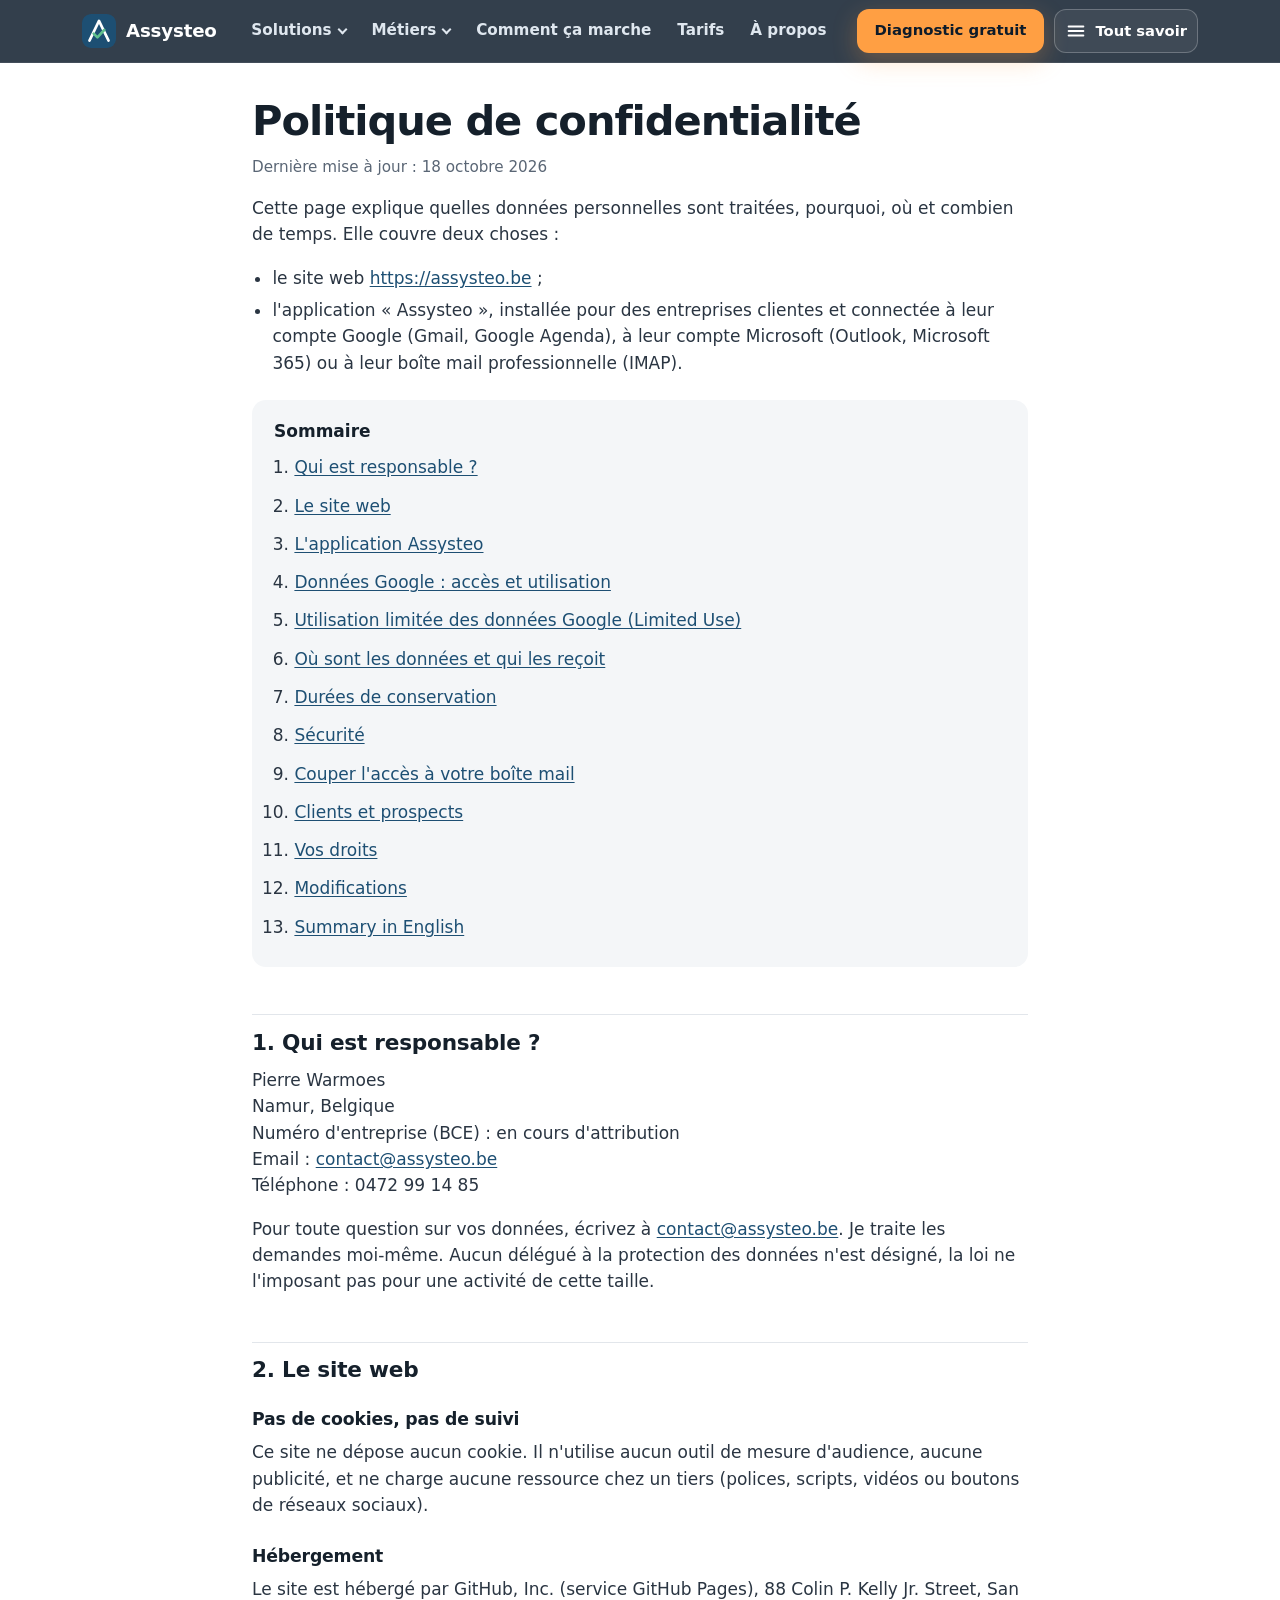
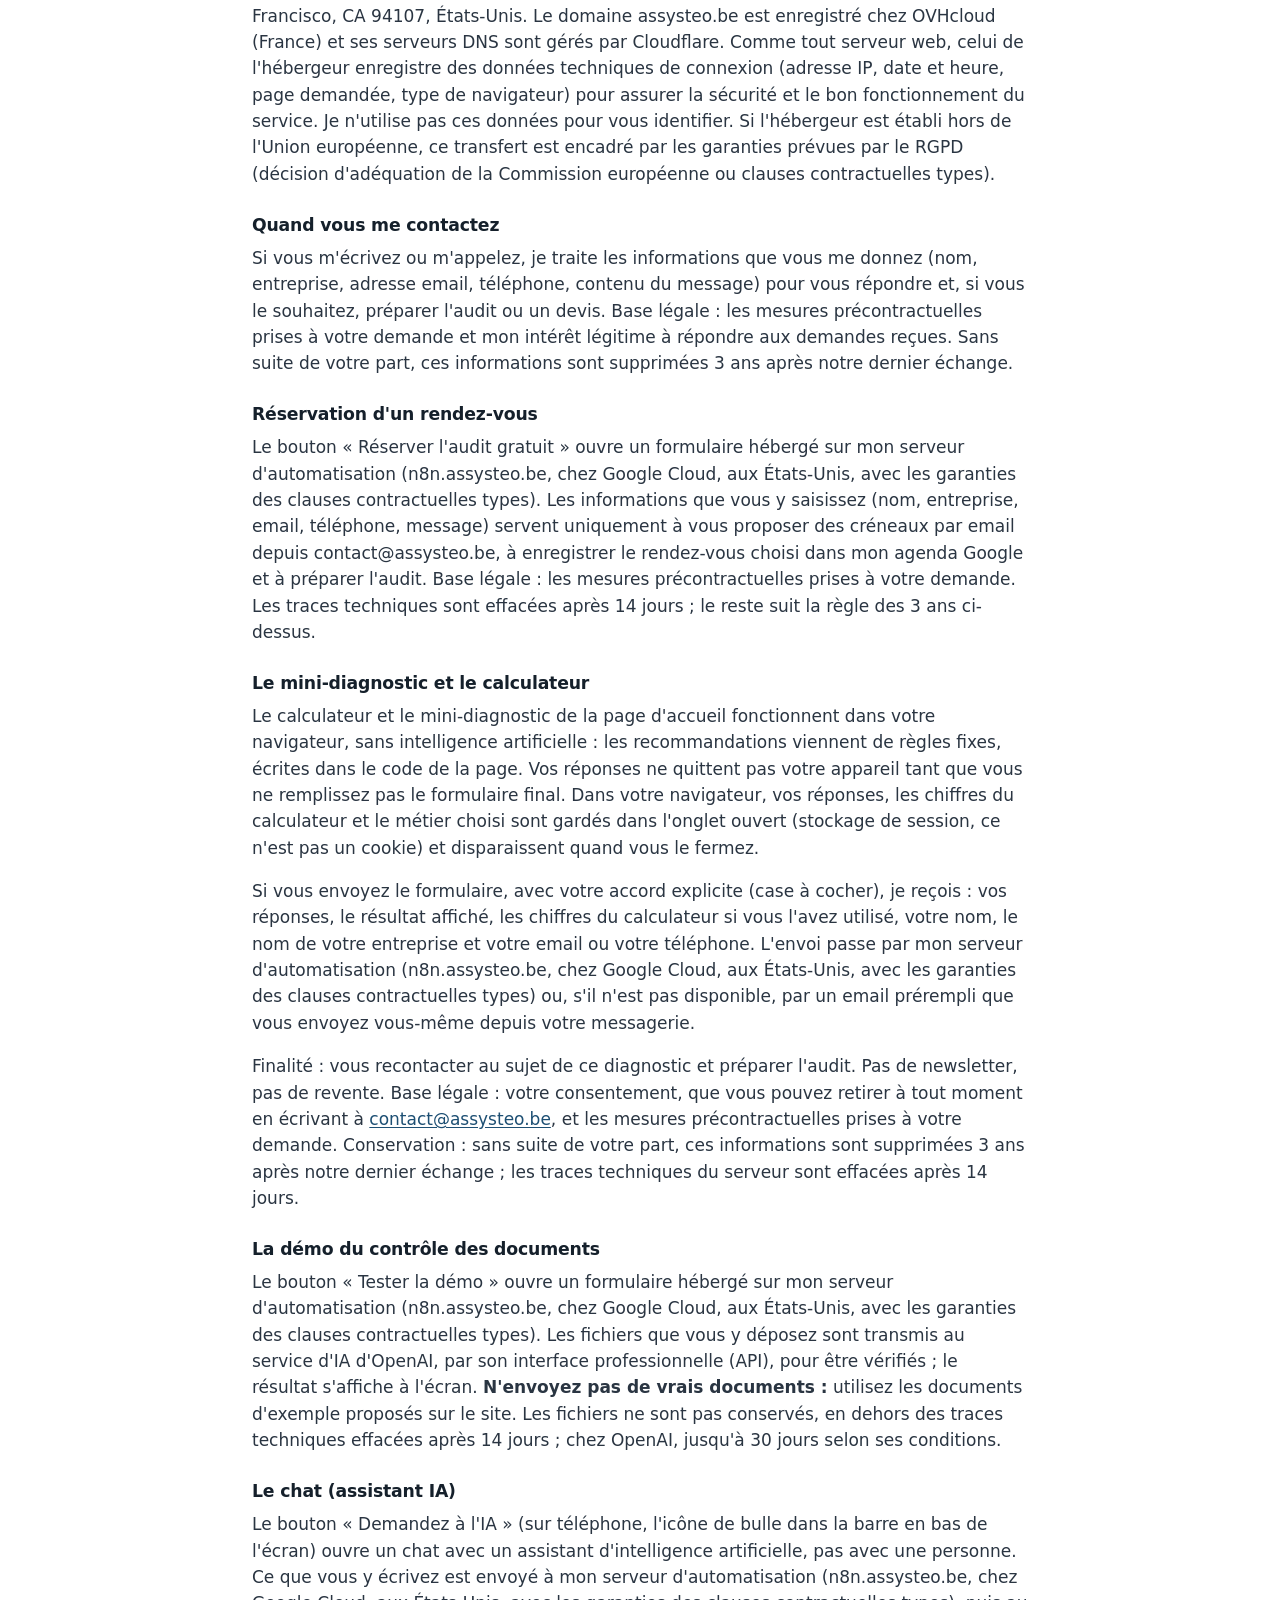
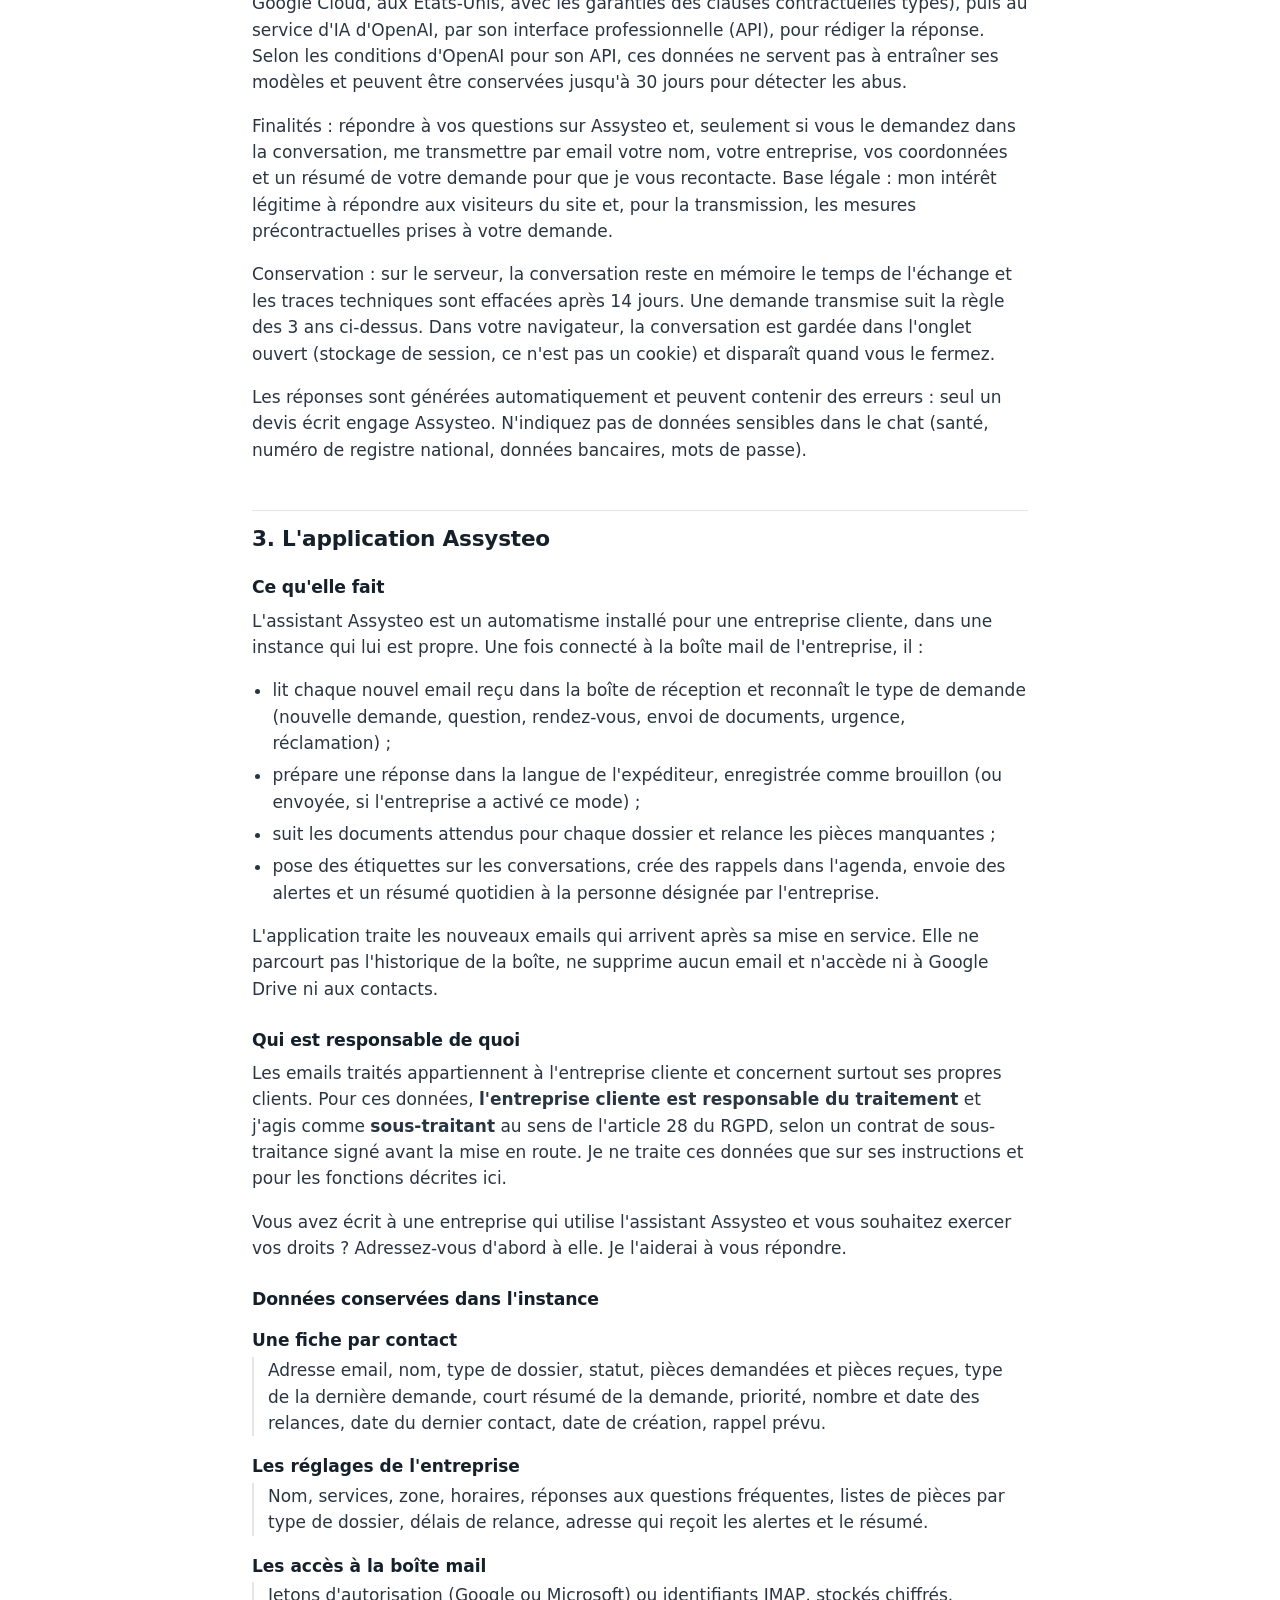
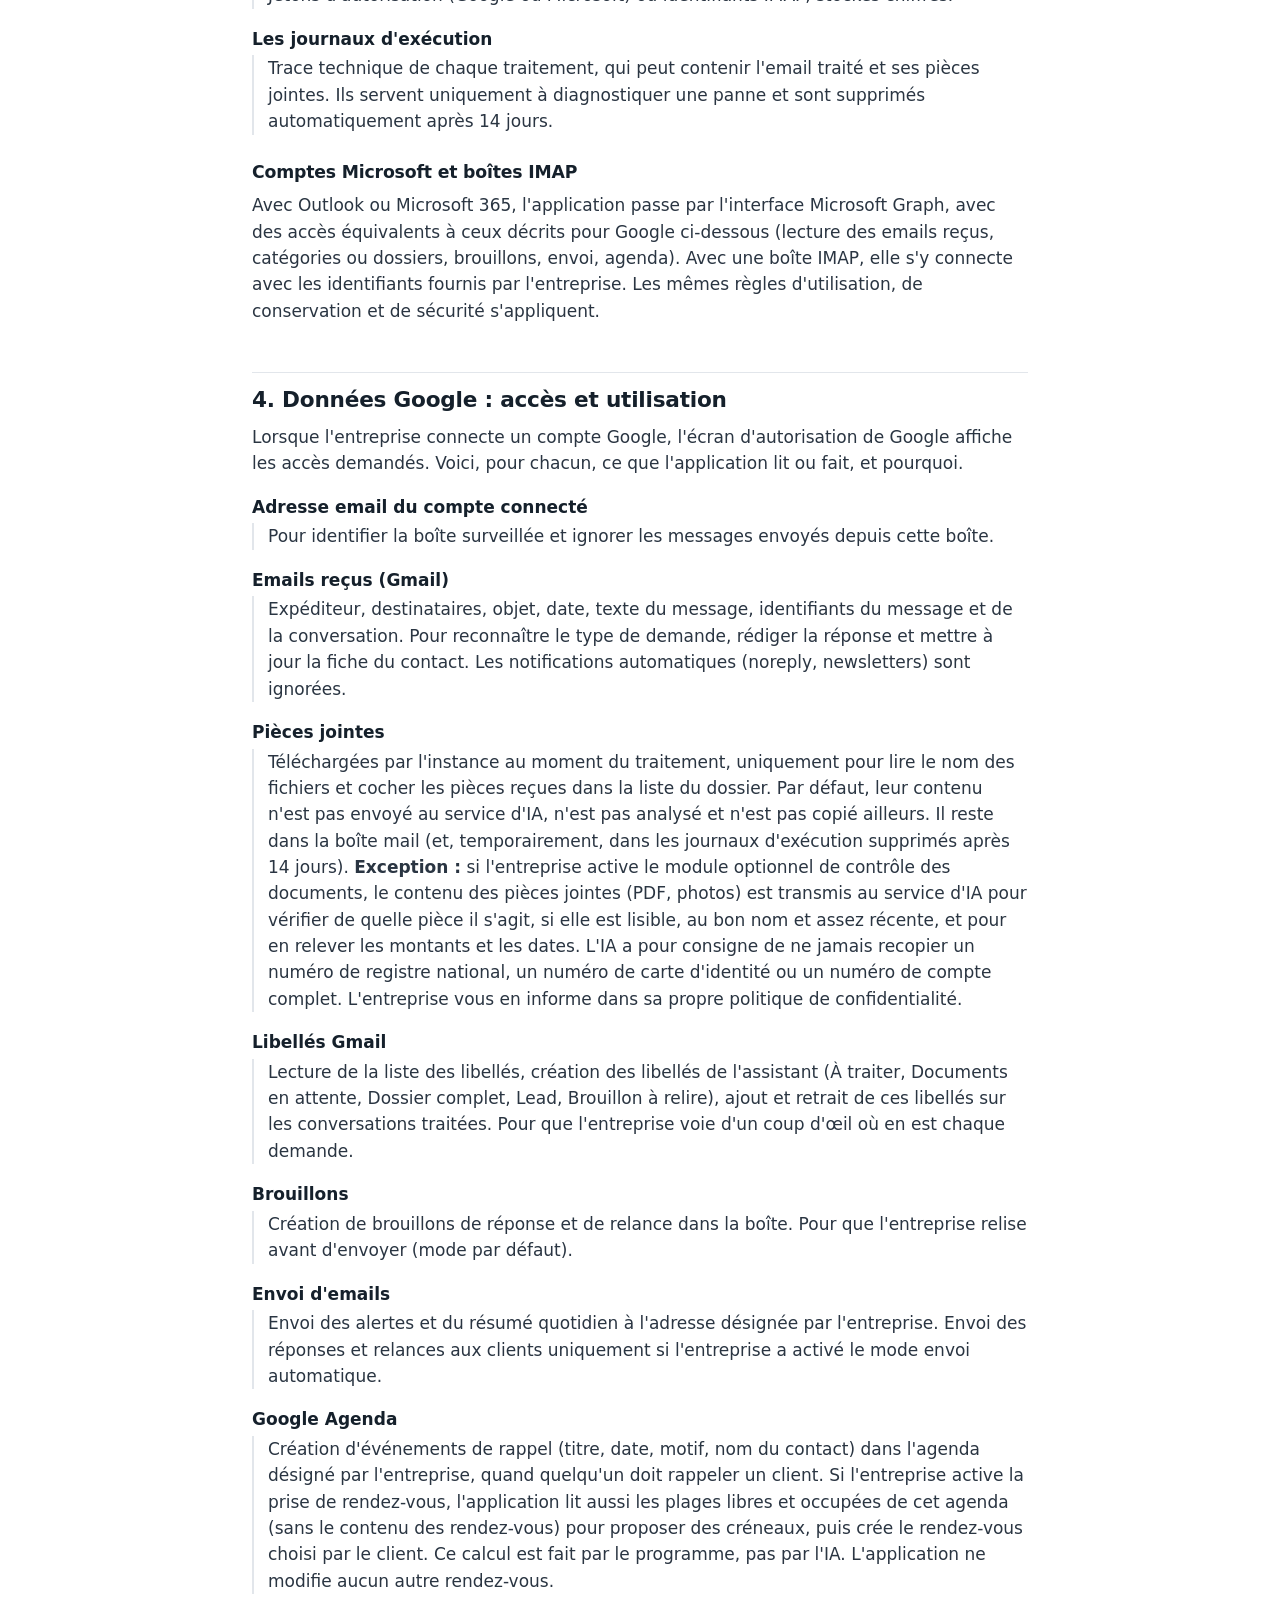
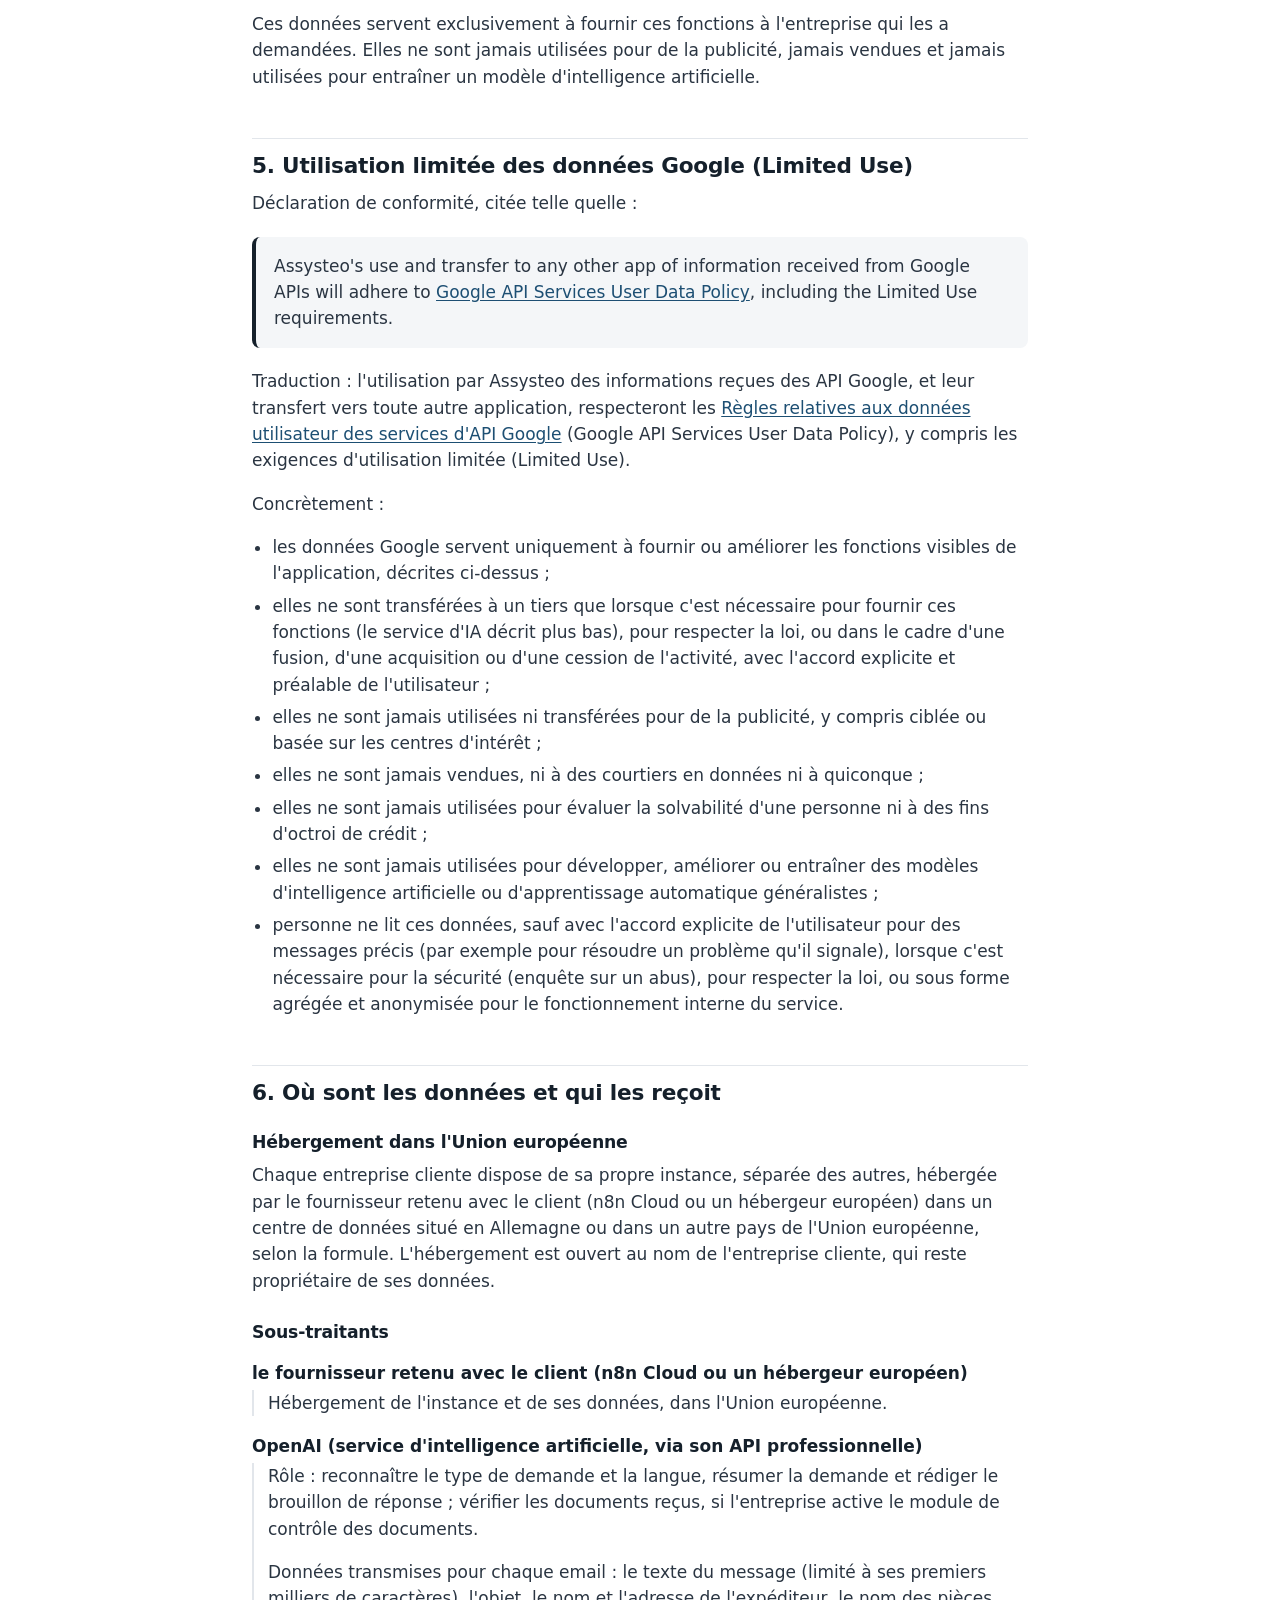
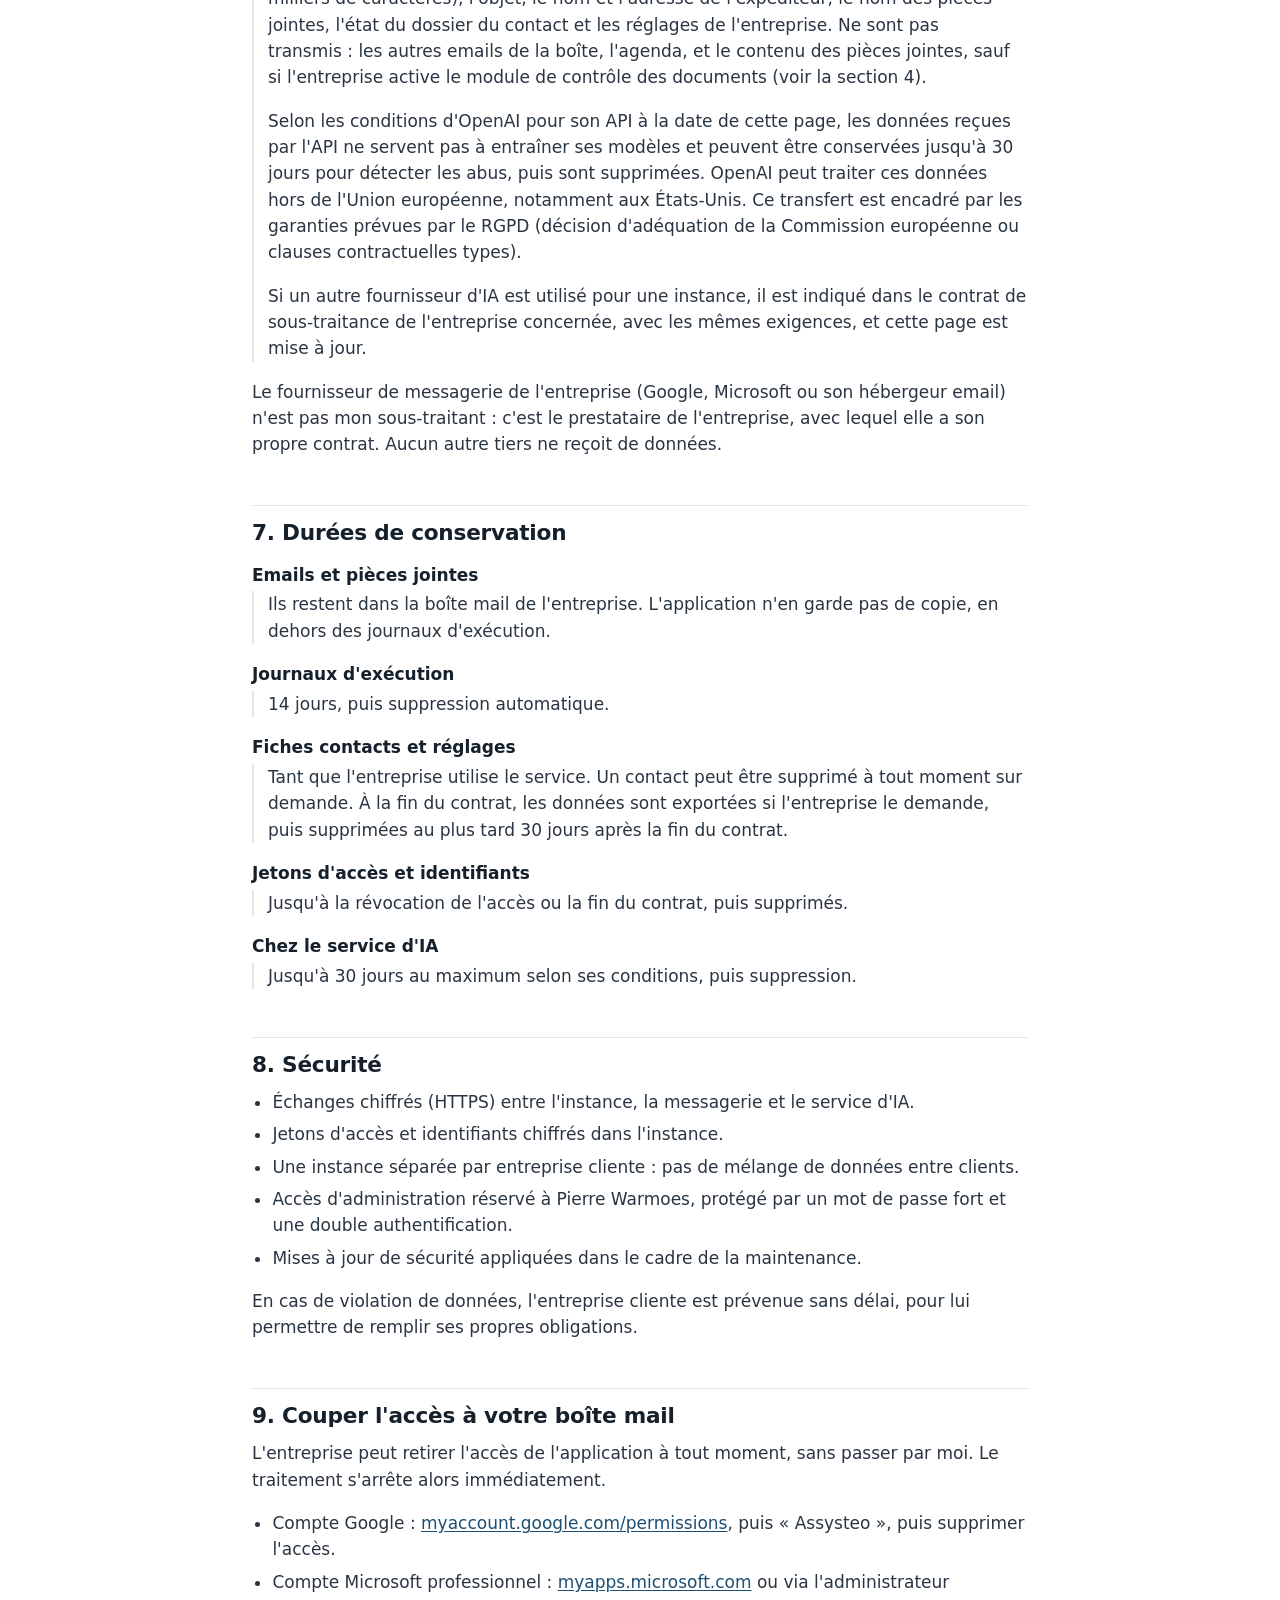
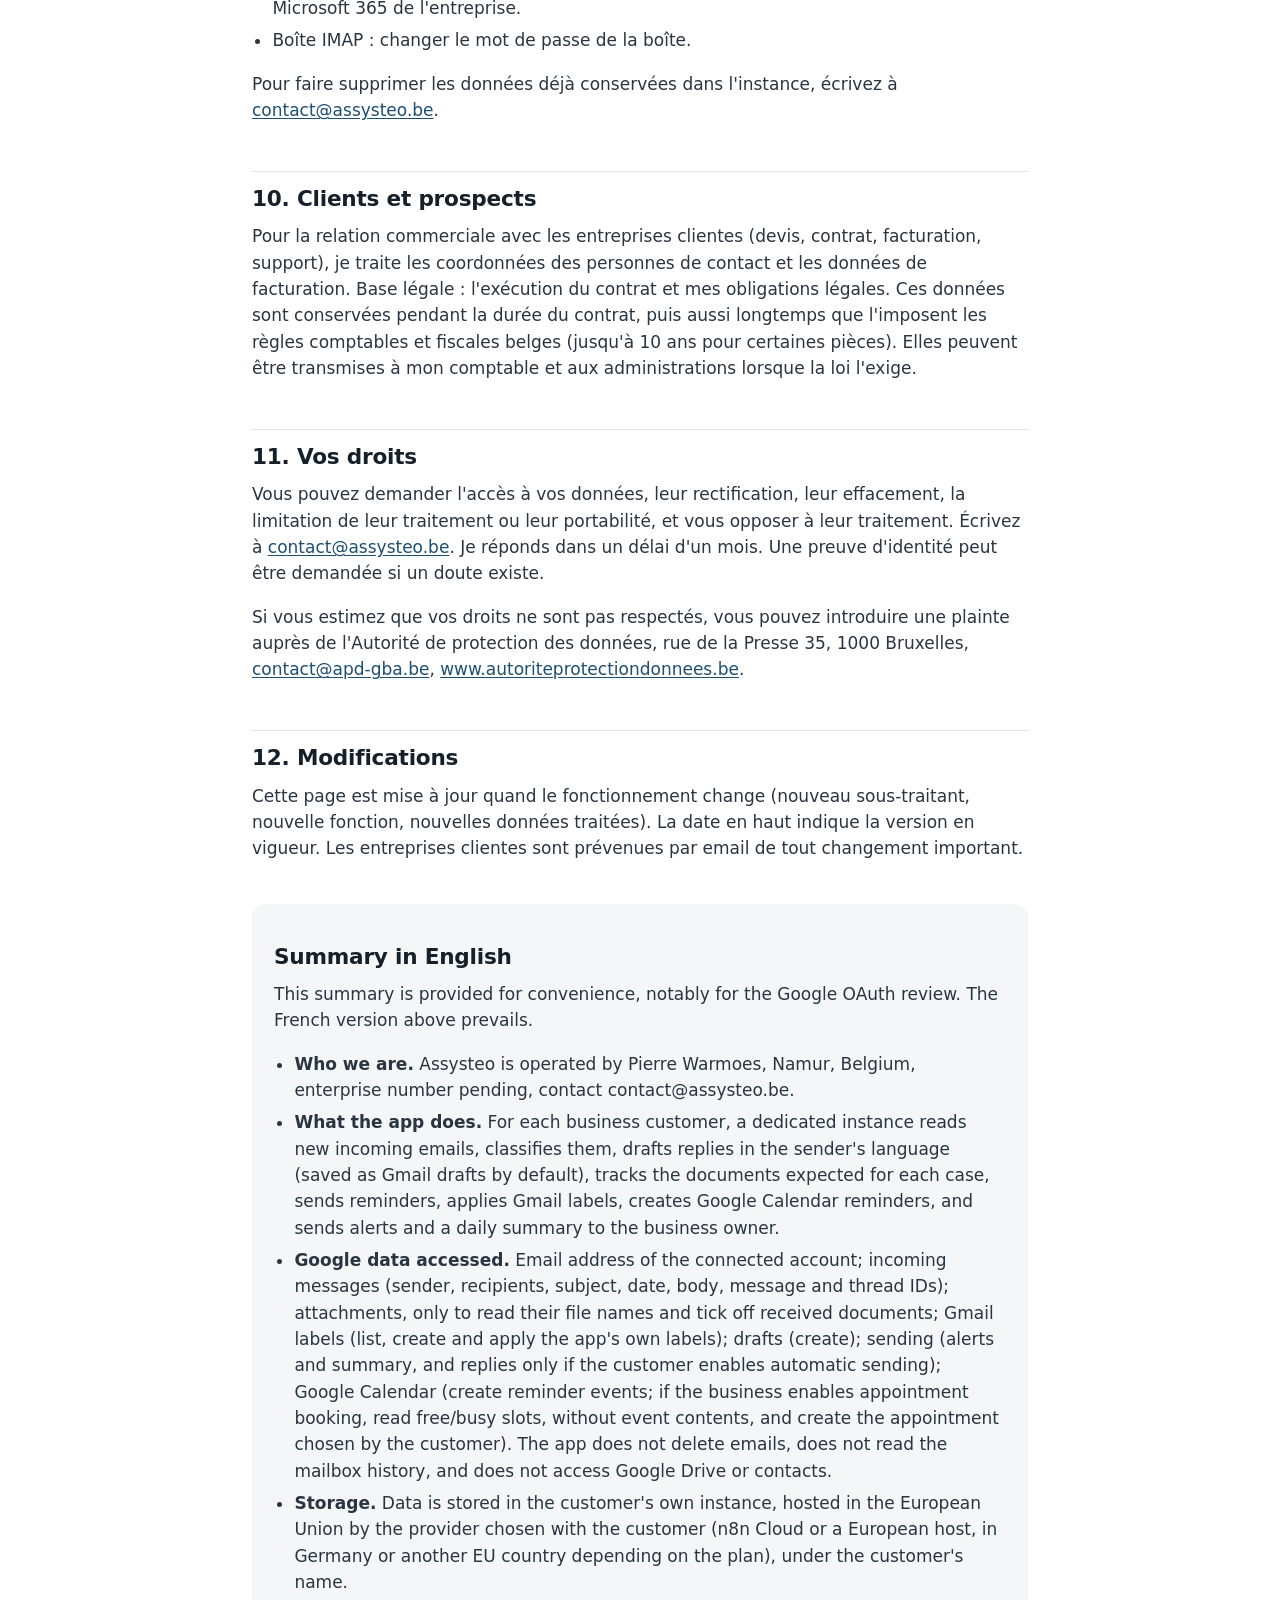
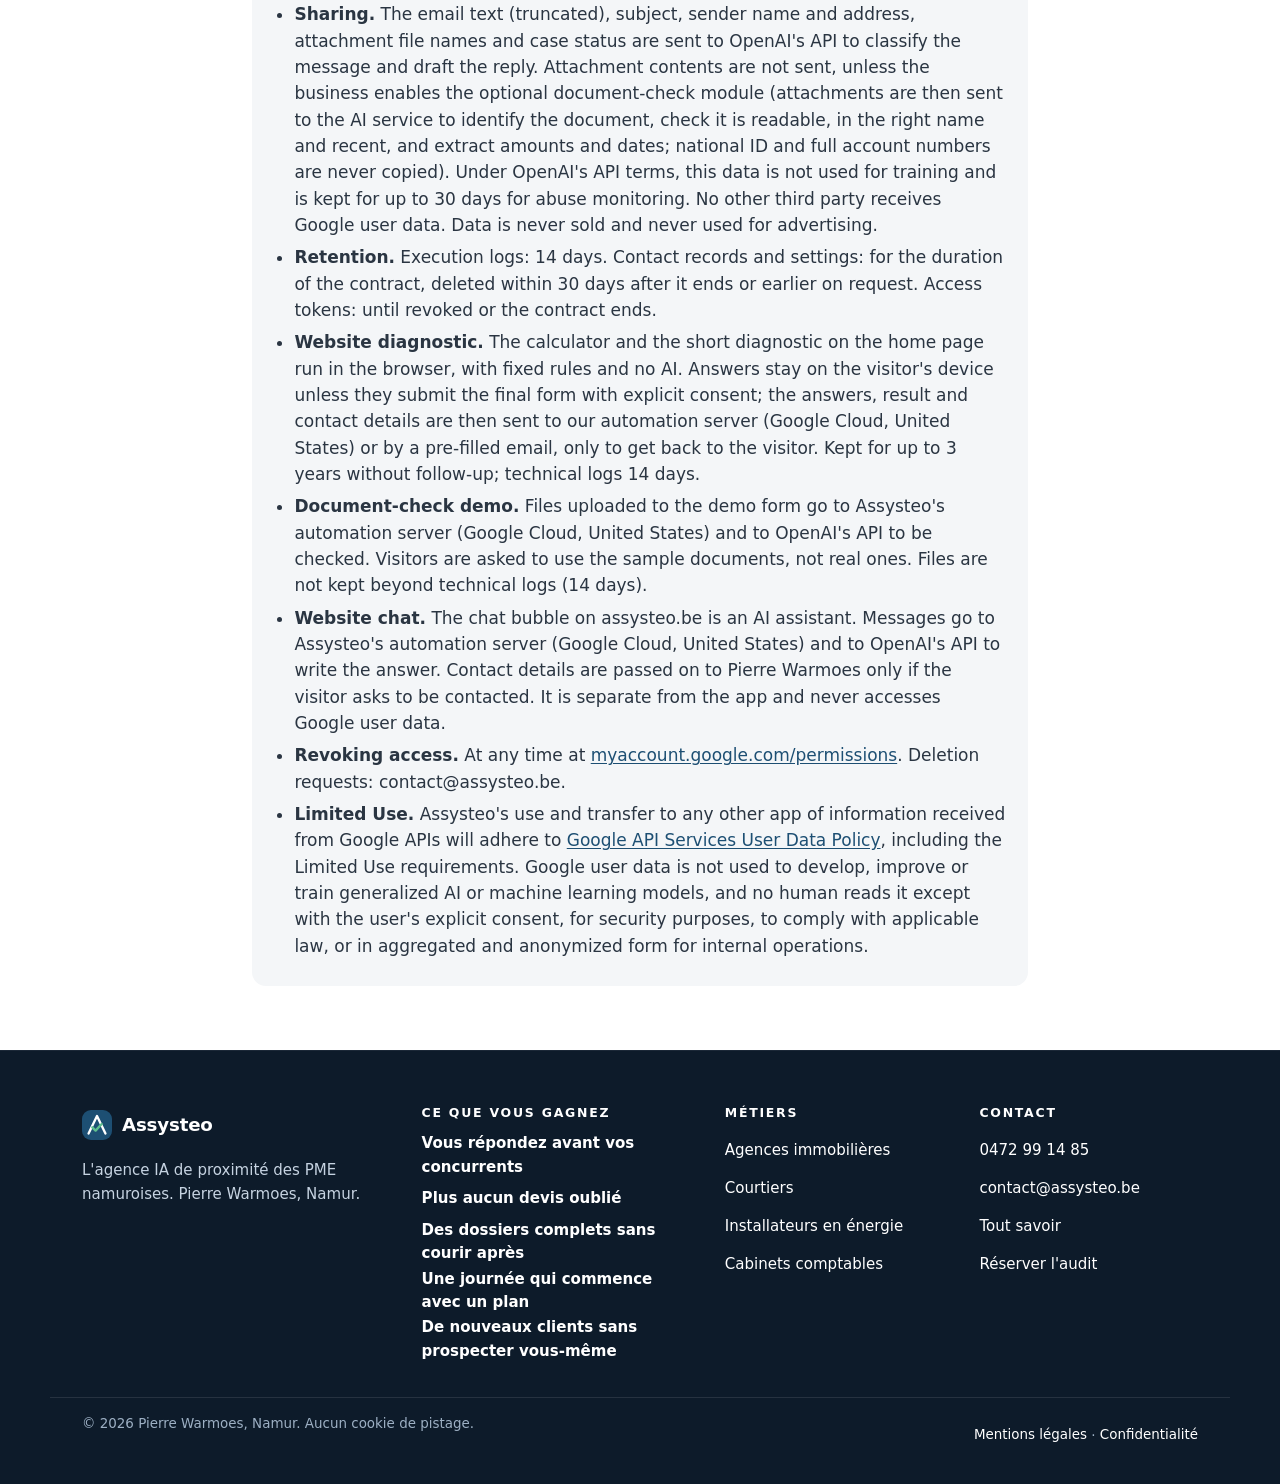
<file: confidentialite.html>
<!DOCTYPE html>
<html lang="fr-BE">
<head>
<meta charset="utf-8">
<meta name="viewport" content="width=device-width, initial-scale=1">
<title>Politique de confidentialité | Assysteo</title>
<meta name="description" content="Politique de confidentialité d'Assysteo : données lues dans Gmail, Agenda ou Outlook, finalités, stockage dans l'UE, sous-traitants, durées et droits RGPD.">
<meta name="robots" content="index, follow">
<link rel="canonical" href="https://assysteo.be/confidentialite.html">
<!-- Versions linguistiques à venir : décommenter quand les pages existent.
<link rel="alternate" hreflang="fr-BE" href="https://assysteo.be/confidentialite.html">
<link rel="alternate" hreflang="nl-BE" href="https://assysteo.be/nl/confidentialite.html">
-->
<meta property="og:type" content="website">
<meta property="og:locale" content="fr_BE">
<meta property="og:site_name" content="Assysteo">
<meta property="og:title" content="Politique de confidentialité | Assysteo">
<meta property="og:description" content="Quelles données sont traitées, pourquoi, où et combien de temps : le site et l'application Assysteo.">
<meta property="og:url" content="https://assysteo.be/confidentialite.html">
<meta property="og:image" content="https://assysteo.be/og-image.png">
<meta name="twitter:card" content="summary_large_image">
<meta name="theme-color" content="#0d1b2a">
<meta name="color-scheme" content="light">
<link rel="icon" href="/favicon.svg" type="image/svg+xml">
<link rel="icon" href="/favicon-32.png" sizes="32x32" type="image/png">
<link rel="apple-touch-icon" href="/apple-touch-icon.png">
<script>document.documentElement.classList.add('js')</script>
<link rel="stylesheet" href="/site.css?v=2">
</head>
<body>

<a class="saut" href="#contenu">Aller au contenu</a>

<header class="tete">
  <div class="wrap tete-in">
    <a class="marque" href="/" aria-label="Assysteo, accueil"><img src="/favicon.svg" alt="" width="34" height="34">Assysteo</a>
    <nav class="nav" aria-label="Navigation principale">
      <ul>
        <li class="deroule"><details><summary>Solutions</summary>
          <ul class="sous">
            <li><a href="/#trouver">Trouver des clients<small>Prospection locale, LinkedIn</small></a></li>
            <li><a href="/#repondre">Répondre plus vite<small>Emails, chat du site, rendez-vous</small></a></li>
            <li><a href="/#alleger">Alléger l'administratif<small>Relances, contrôle des documents</small></a></li>
            <li><a href="/#piloter">Piloter et faire grandir<small>Résumé du matin, infogérance</small></a></li>
          </ul></details></li>
        <li class="deroule"><details><summary>Métiers</summary>
          <ul class="sous">
            <li><a href="/agences-immobilieres.html">Agences immobilières<small>Visites, pièces de vente, mandats</small></a></li>
            <li><a href="/courtiers.html">Courtiers crédit et assurance<small>Dossiers complets, pièces vérifiées</small></a></li>
            <li><a href="/installateurs-energie.html">Installateurs en énergie<small>Demandes de devis, relances</small></a></li>
            <li><a href="/comptables.html">Cabinets comptables<small>Pièces TVA, retardataires</small></a></li>
            <li><a href="/#diagnostic">Autre PME<small>Le diagnostic s'adapte à votre métier</small></a></li>
          </ul></details></li>
        <li><a href="/#info-methode">Comment ça marche</a></li>
        <li><a href="/#tarifs">Tarifs</a></li>
        <li><a href="/#info-pierre">À propos</a></li>
      </ul>
    </nav>
    <a class="btn btn-accent btn-petit tete-cta" href="/#diagnostic"><span class="long">Diagnostic gratuit</span><span class="court">Diagnostic</span></a>
    <a class="menu-btn" href="/#infos" aria-label="Tout savoir : questions, tarifs, données"><svg viewBox="0 0 24 24" aria-hidden="true"><path d="M4 7h16M4 12h16M4 17h16"/></svg><span class="txt">Tout savoir</span></a>
  </div>
</header>

<main id="contenu" class="page-texte">
  <div class="wrap">
    <h1>Politique de confidentialité</h1>
    <p class="meta">Dernière mise à jour&nbsp;: 18 octobre 2026</p>

    <p>Cette page explique quelles données personnelles sont traitées, pourquoi, où et combien de temps. Elle couvre deux choses&nbsp;:</p>
    <ul>
      <li>le site web <a href="/">https://assysteo.be</a> ;</li>
      <li>l'application «&nbsp;Assysteo&nbsp;», installée pour des entreprises clientes et connectée à leur compte Google (Gmail, Google Agenda), à leur compte Microsoft (Outlook, Microsoft 365) ou à leur boîte mail professionnelle (IMAP).</li>
    </ul>

    <nav class="toc" aria-label="Sommaire">
      <p>Sommaire</p>
      <ol>
        <li><a href="#responsable">Qui est responsable&nbsp;?</a></li>
        <li><a href="#site">Le site web</a></li>
        <li><a href="#application">L'application Assysteo</a></li>
        <li><a href="#google">Données Google&nbsp;: accès et utilisation</a></li>
        <li><a href="#limited-use">Utilisation limitée des données Google (Limited Use)</a></li>
        <li><a href="#sous-traitants">Où sont les données et qui les reçoit</a></li>
        <li><a href="#conservation">Durées de conservation</a></li>
        <li><a href="#securite">Sécurité</a></li>
        <li><a href="#revoquer">Couper l'accès à votre boîte mail</a></li>
        <li><a href="#clients">Clients et prospects</a></li>
        <li><a href="#droits">Vos droits</a></li>
        <li><a href="#modifications">Modifications</a></li>
        <li><a href="#english">Summary in English</a></li>
      </ol>
    </nav>

    <h2 id="responsable">1. Qui est responsable&nbsp;?</h2>
    <p>Pierre Warmoes<br>
    Namur, Belgique<br>
    Numéro d'entreprise (BCE)&nbsp;: en cours d'attribution<br>
    Email&nbsp;: <a href="mailto:contact@assysteo.be">contact@assysteo.be</a><br>
    Téléphone&nbsp;: 0472 99 14 85</p>
    <p>Pour toute question sur vos données, écrivez à <a href="mailto:contact@assysteo.be">contact@assysteo.be</a>. Je traite les demandes moi-même. Aucun délégué à la protection des données n'est désigné, la loi ne l'imposant pas pour une activité de cette taille.</p>

    <h2 id="site">2. Le site web</h2>
    <h3>Pas de cookies, pas de suivi</h3>
    <p>Ce site ne dépose aucun cookie. Il n'utilise aucun outil de mesure d'audience, aucune publicité, et ne charge aucune ressource chez un tiers (polices, scripts, vidéos ou boutons de réseaux sociaux).</p>
    <h3>Hébergement</h3>
    <p>Le site est hébergé par GitHub, Inc. (service GitHub Pages), 88 Colin P. Kelly Jr. Street, San Francisco, CA 94107, États-Unis. Le domaine assysteo.be est enregistré chez OVHcloud (France) et ses serveurs DNS sont gérés par Cloudflare. Comme tout serveur web, celui de l'hébergeur enregistre des données techniques de connexion (adresse IP, date et heure, page demandée, type de navigateur) pour assurer la sécurité et le bon fonctionnement du service. Je n'utilise pas ces données pour vous identifier. Si l'hébergeur est établi hors de l'Union européenne, ce transfert est encadré par les garanties prévues par le RGPD (décision d'adéquation de la Commission européenne ou clauses contractuelles types).</p>
    <h3>Quand vous me contactez</h3>
    <p>Si vous m'écrivez ou m'appelez, je traite les informations que vous me donnez (nom, entreprise, adresse email, téléphone, contenu du message) pour vous répondre et, si vous le souhaitez, préparer l'audit ou un devis. Base légale&nbsp;: les mesures précontractuelles prises à votre demande et mon intérêt légitime à répondre aux demandes reçues. Sans suite de votre part, ces informations sont supprimées 3 ans après notre dernier échange.</p>
    <h3>Réservation d'un rendez-vous</h3>
    <p>Le bouton « Réserver l'audit gratuit » ouvre un formulaire hébergé sur mon serveur d'automatisation (n8n.assysteo.be, chez Google Cloud, aux États-Unis, avec les garanties des clauses contractuelles types). Les informations que vous y saisissez (nom, entreprise, email, téléphone, message) servent uniquement à vous proposer des créneaux par email depuis contact@assysteo.be, à enregistrer le rendez-vous choisi dans mon agenda Google et à préparer l'audit. Base légale&nbsp;: les mesures précontractuelles prises à votre demande. Les traces techniques sont effacées après 14 jours ; le reste suit la règle des 3 ans ci-dessus.</p>

    <h3 id="diagnostic">Le mini-diagnostic et le calculateur</h3>
    <p>Le calculateur et le mini-diagnostic de la page d'accueil fonctionnent dans votre navigateur, sans intelligence artificielle : les recommandations viennent de règles fixes, écrites dans le code de la page. Vos réponses ne quittent pas votre appareil tant que vous ne remplissez pas le formulaire final. Dans votre navigateur, vos réponses, les chiffres du calculateur et le métier choisi sont gardés dans l'onglet ouvert (stockage de session, ce n'est pas un cookie) et disparaissent quand vous le fermez.</p>
    <p>Si vous envoyez le formulaire, avec votre accord explicite (case à cocher), je reçois : vos réponses, le résultat affiché, les chiffres du calculateur si vous l'avez utilisé, votre nom, le nom de votre entreprise et votre email ou votre téléphone. L'envoi passe par mon serveur d'automatisation (n8n.assysteo.be, chez Google Cloud, aux États-Unis, avec les garanties des clauses contractuelles types) ou, s'il n'est pas disponible, par un email prérempli que vous envoyez vous-même depuis votre messagerie.</p>
    <p>Finalité&nbsp;: vous recontacter au sujet de ce diagnostic et préparer l'audit. Pas de newsletter, pas de revente. Base légale&nbsp;: votre consentement, que vous pouvez retirer à tout moment en écrivant à <a href="mailto:contact@assysteo.be">contact@assysteo.be</a>, et les mesures précontractuelles prises à votre demande. Conservation&nbsp;: sans suite de votre part, ces informations sont supprimées 3 ans après notre dernier échange ; les traces techniques du serveur sont effacées après 14 jours.</p>

    <h3 id="demo">La démo du contrôle des documents</h3>
    <p>Le bouton «&nbsp;Tester la démo&nbsp;» ouvre un formulaire hébergé sur mon serveur d'automatisation (n8n.assysteo.be, chez Google Cloud, aux États-Unis, avec les garanties des clauses contractuelles types). Les fichiers que vous y déposez sont transmis au service d'IA d'OpenAI, par son interface professionnelle (API), pour être vérifiés&nbsp;; le résultat s'affiche à l'écran. <strong>N'envoyez pas de vrais documents&nbsp;:</strong> utilisez les documents d'exemple proposés sur le site. Les fichiers ne sont pas conservés, en dehors des traces techniques effacées après 14 jours&nbsp;; chez OpenAI, jusqu'à 30 jours selon ses conditions.</p>

    <h3 id="chat">Le chat (assistant IA)</h3>
    <p>Le bouton «&nbsp;Demandez à l'IA&nbsp;» (sur téléphone, l'icône de bulle dans la barre en bas de l'écran) ouvre un chat avec un assistant d'intelligence artificielle, pas avec une personne. Ce que vous y écrivez est envoyé à mon serveur d'automatisation (n8n.assysteo.be, chez Google Cloud, aux États-Unis, avec les garanties des clauses contractuelles types), puis au service d'IA d'OpenAI, par son interface professionnelle (API), pour rédiger la réponse. Selon les conditions d'OpenAI pour son API, ces données ne servent pas à entraîner ses modèles et peuvent être conservées jusqu'à 30 jours pour détecter les abus.</p>
    <p>Finalités&nbsp;: répondre à vos questions sur Assysteo et, seulement si vous le demandez dans la conversation, me transmettre par email votre nom, votre entreprise, vos coordonnées et un résumé de votre demande pour que je vous recontacte. Base légale&nbsp;: mon intérêt légitime à répondre aux visiteurs du site et, pour la transmission, les mesures précontractuelles prises à votre demande.</p>
    <p>Conservation&nbsp;: sur le serveur, la conversation reste en mémoire le temps de l'échange et les traces techniques sont effacées après 14 jours. Une demande transmise suit la règle des 3 ans ci-dessus. Dans votre navigateur, la conversation est gardée dans l'onglet ouvert (stockage de session, ce n'est pas un cookie) et disparaît quand vous le fermez.</p>
    <p>Les réponses sont générées automatiquement et peuvent contenir des erreurs&nbsp;: seul un devis écrit engage Assysteo. N'indiquez pas de données sensibles dans le chat (santé, numéro de registre national, données bancaires, mots de passe).</p>

    <h2 id="application">3. L'application Assysteo</h2>
    <h3>Ce qu'elle fait</h3>
    <p>L'assistant Assysteo est un automatisme installé pour une entreprise cliente, dans une instance qui lui est propre. Une fois connecté à la boîte mail de l'entreprise, il&nbsp;:</p>
    <ul>
      <li>lit chaque nouvel email reçu dans la boîte de réception et reconnaît le type de demande (nouvelle demande, question, rendez-vous, envoi de documents, urgence, réclamation)&nbsp;;</li>
      <li>prépare une réponse dans la langue de l'expéditeur, enregistrée comme brouillon (ou envoyée, si l'entreprise a activé ce mode)&nbsp;;</li>
      <li>suit les documents attendus pour chaque dossier et relance les pièces manquantes&nbsp;;</li>
      <li>pose des étiquettes sur les conversations, crée des rappels dans l'agenda, envoie des alertes et un résumé quotidien à la personne désignée par l'entreprise.</li>
    </ul>
    <p>L'application traite les nouveaux emails qui arrivent après sa mise en service. Elle ne parcourt pas l'historique de la boîte, ne supprime aucun email et n'accède ni à Google Drive ni aux contacts.</p>

    <h3>Qui est responsable de quoi</h3>
    <p>Les emails traités appartiennent à l'entreprise cliente et concernent surtout ses propres clients. Pour ces données, <strong>l'entreprise cliente est responsable du traitement</strong> et j'agis comme <strong>sous-traitant</strong> au sens de l'article 28 du RGPD, selon un contrat de sous-traitance signé avant la mise en route. Je ne traite ces données que sur ses instructions et pour les fonctions décrites ici.</p>
    <p>Vous avez écrit à une entreprise qui utilise l'assistant Assysteo et vous souhaitez exercer vos droits&nbsp;? Adressez-vous d'abord à elle. Je l'aiderai à vous répondre.</p>

    <h3>Données conservées dans l'instance</h3>
    <dl class="data">
      <dt>Une fiche par contact</dt>
      <dd>Adresse email, nom, type de dossier, statut, pièces demandées et pièces reçues, type de la dernière demande, court résumé de la demande, priorité, nombre et date des relances, date du dernier contact, date de création, rappel prévu.</dd>
      <dt>Les réglages de l'entreprise</dt>
      <dd>Nom, services, zone, horaires, réponses aux questions fréquentes, listes de pièces par type de dossier, délais de relance, adresse qui reçoit les alertes et le résumé.</dd>
      <dt>Les accès à la boîte mail</dt>
      <dd>Jetons d'autorisation (Google ou Microsoft) ou identifiants IMAP, stockés chiffrés.</dd>
      <dt>Les journaux d'exécution</dt>
      <dd>Trace technique de chaque traitement, qui peut contenir l'email traité et ses pièces jointes. Ils servent uniquement à diagnostiquer une panne et sont supprimés automatiquement après 14 jours.</dd>
    </dl>

    <h3>Comptes Microsoft et boîtes IMAP</h3>
    <p>Avec Outlook ou Microsoft 365, l'application passe par l'interface Microsoft Graph, avec des accès équivalents à ceux décrits pour Google ci-dessous (lecture des emails reçus, catégories ou dossiers, brouillons, envoi, agenda). Avec une boîte IMAP, elle s'y connecte avec les identifiants fournis par l'entreprise. Les mêmes règles d'utilisation, de conservation et de sécurité s'appliquent.</p>

    <h2 id="google">4. Données Google&nbsp;: accès et utilisation</h2>
    <p>Lorsque l'entreprise connecte un compte Google, l'écran d'autorisation de Google affiche les accès demandés. Voici, pour chacun, ce que l'application lit ou fait, et pourquoi.</p>
    <dl class="data">
      <dt>Adresse email du compte connecté</dt>
      <dd>Pour identifier la boîte surveillée et ignorer les messages envoyés depuis cette boîte.</dd>
      <dt>Emails reçus (Gmail)</dt>
      <dd>Expéditeur, destinataires, objet, date, texte du message, identifiants du message et de la conversation. Pour reconnaître le type de demande, rédiger la réponse et mettre à jour la fiche du contact. Les notifications automatiques (noreply, newsletters) sont ignorées.</dd>
      <dt>Pièces jointes</dt>
      <dd>Téléchargées par l'instance au moment du traitement, uniquement pour lire le nom des fichiers et cocher les pièces reçues dans la liste du dossier. Par défaut, leur contenu n'est pas envoyé au service d'IA, n'est pas analysé et n'est pas copié ailleurs. Il reste dans la boîte mail (et, temporairement, dans les journaux d'exécution supprimés après 14 jours). <strong>Exception :</strong> si l'entreprise active le module optionnel de contrôle des documents, le contenu des pièces jointes (PDF, photos) est transmis au service d'IA pour vérifier de quelle pièce il s'agit, si elle est lisible, au bon nom et assez récente, et pour en relever les montants et les dates. L'IA a pour consigne de ne jamais recopier un numéro de registre national, un numéro de carte d'identité ou un numéro de compte complet. L'entreprise vous en informe dans sa propre politique de confidentialité.</dd>
      <dt>Libellés Gmail</dt>
      <dd>Lecture de la liste des libellés, création des libellés de l'assistant (À traiter, Documents en attente, Dossier complet, Lead, Brouillon à relire), ajout et retrait de ces libellés sur les conversations traitées. Pour que l'entreprise voie d'un coup d'œil où en est chaque demande.</dd>
      <dt>Brouillons</dt>
      <dd>Création de brouillons de réponse et de relance dans la boîte. Pour que l'entreprise relise avant d'envoyer (mode par défaut).</dd>
      <dt>Envoi d'emails</dt>
      <dd>Envoi des alertes et du résumé quotidien à l'adresse désignée par l'entreprise. Envoi des réponses et relances aux clients uniquement si l'entreprise a activé le mode envoi automatique.</dd>
      <dt>Google Agenda</dt>
      <dd>Création d'événements de rappel (titre, date, motif, nom du contact) dans l'agenda désigné par l'entreprise, quand quelqu'un doit rappeler un client. Si l'entreprise active la prise de rendez-vous, l'application lit aussi les plages libres et occupées de cet agenda (sans le contenu des rendez-vous) pour proposer des créneaux, puis crée le rendez-vous choisi par le client. Ce calcul est fait par le programme, pas par l'IA. L'application ne modifie aucun autre rendez-vous.</dd>
    </dl>
    <p>Ces données servent exclusivement à fournir ces fonctions à l'entreprise qui les a demandées. Elles ne sont jamais utilisées pour de la publicité, jamais vendues et jamais utilisées pour entraîner un modèle d'intelligence artificielle.</p>

    <h2 id="limited-use">5. Utilisation limitée des données Google (Limited Use)</h2>
    <p>Déclaration de conformité, citée telle quelle&nbsp;:</p>
    <blockquote lang="en">
      <p>Assysteo's use and transfer to any other app of information received from Google APIs will adhere to <a href="https://developers.google.com/terms/api-services-user-data-policy">Google API Services User Data Policy</a>, including the Limited Use requirements.</p>
    </blockquote>
    <p>Traduction&nbsp;: l'utilisation par Assysteo des informations reçues des API Google, et leur transfert vers toute autre application, respecteront les <a href="https://developers.google.com/terms/api-services-user-data-policy">Règles relatives aux données utilisateur des services d'API Google</a> (Google API Services User Data Policy), y compris les exigences d'utilisation limitée (Limited Use).</p>
    <p>Concrètement&nbsp;:</p>
    <ul>
      <li>les données Google servent uniquement à fournir ou améliorer les fonctions visibles de l'application, décrites ci-dessus&nbsp;;</li>
      <li>elles ne sont transférées à un tiers que lorsque c'est nécessaire pour fournir ces fonctions (le service d'IA décrit plus bas), pour respecter la loi, ou dans le cadre d'une fusion, d'une acquisition ou d'une cession de l'activité, avec l'accord explicite et préalable de l'utilisateur&nbsp;;</li>
      <li>elles ne sont jamais utilisées ni transférées pour de la publicité, y compris ciblée ou basée sur les centres d'intérêt&nbsp;;</li>
      <li>elles ne sont jamais vendues, ni à des courtiers en données ni à quiconque&nbsp;;</li>
      <li>elles ne sont jamais utilisées pour évaluer la solvabilité d'une personne ni à des fins d'octroi de crédit&nbsp;;</li>
      <li>elles ne sont jamais utilisées pour développer, améliorer ou entraîner des modèles d'intelligence artificielle ou d'apprentissage automatique généralistes&nbsp;;</li>
      <li>personne ne lit ces données, sauf avec l'accord explicite de l'utilisateur pour des messages précis (par exemple pour résoudre un problème qu'il signale), lorsque c'est nécessaire pour la sécurité (enquête sur un abus), pour respecter la loi, ou sous forme agrégée et anonymisée pour le fonctionnement interne du service.</li>
    </ul>

    <h2 id="sous-traitants">6. Où sont les données et qui les reçoit</h2>
    <h3>Hébergement dans l'Union européenne</h3>
    <p>Chaque entreprise cliente dispose de sa propre instance, séparée des autres, hébergée par le fournisseur retenu avec le client (n8n Cloud ou un hébergeur européen) dans un centre de données situé en Allemagne ou dans un autre pays de l'Union européenne, selon la formule. L'hébergement est ouvert au nom de l'entreprise cliente, qui reste propriétaire de ses données.</p>

    <h3>Sous-traitants</h3>
    <dl class="data">
      <dt>le fournisseur retenu avec le client (n8n Cloud ou un hébergeur européen)</dt>
      <dd>Hébergement de l'instance et de ses données, dans l'Union européenne.</dd>
      <dt>OpenAI (service d'intelligence artificielle, via son API professionnelle)</dt>
      <dd>
        <p>Rôle&nbsp;: reconnaître le type de demande et la langue, résumer la demande et rédiger le brouillon de réponse ; vérifier les documents reçus, si l'entreprise active le module de contrôle des documents.</p>
        <p>Données transmises pour chaque email&nbsp;: le texte du message (limité à ses premiers milliers de caractères), l'objet, le nom et l'adresse de l'expéditeur, le nom des pièces jointes, l'état du dossier du contact et les réglages de l'entreprise. Ne sont pas transmis&nbsp;: les autres emails de la boîte, l'agenda, et le contenu des pièces jointes, sauf si l'entreprise active le module de contrôle des documents (voir la section 4).</p>
        <p>Selon les conditions d'OpenAI pour son API à la date de cette page, les données reçues par l'API ne servent pas à entraîner ses modèles et peuvent être conservées jusqu'à 30 jours pour détecter les abus, puis sont supprimées. OpenAI peut traiter ces données hors de l'Union européenne, notamment aux États-Unis. Ce transfert est encadré par les garanties prévues par le RGPD (décision d'adéquation de la Commission européenne ou clauses contractuelles types).</p>
        <p style="margin-bottom:0">Si un autre fournisseur d'IA est utilisé pour une instance, il est indiqué dans le contrat de sous-traitance de l'entreprise concernée, avec les mêmes exigences, et cette page est mise à jour.</p>
      </dd>
    </dl>
    <p>Le fournisseur de messagerie de l'entreprise (Google, Microsoft ou son hébergeur email) n'est pas mon sous-traitant&nbsp;: c'est le prestataire de l'entreprise, avec lequel elle a son propre contrat. Aucun autre tiers ne reçoit de données.</p>

    <h2 id="conservation">7. Durées de conservation</h2>
    <dl class="data">
      <dt>Emails et pièces jointes</dt>
      <dd>Ils restent dans la boîte mail de l'entreprise. L'application n'en garde pas de copie, en dehors des journaux d'exécution.</dd>
      <dt>Journaux d'exécution</dt>
      <dd>14 jours, puis suppression automatique.</dd>
      <dt>Fiches contacts et réglages</dt>
      <dd>Tant que l'entreprise utilise le service. Un contact peut être supprimé à tout moment sur demande. À la fin du contrat, les données sont exportées si l'entreprise le demande, puis supprimées au plus tard 30 jours après la fin du contrat.</dd>
      <dt>Jetons d'accès et identifiants</dt>
      <dd>Jusqu'à la révocation de l'accès ou la fin du contrat, puis supprimés.</dd>
      <dt>Chez le service d'IA</dt>
      <dd>Jusqu'à 30 jours au maximum selon ses conditions, puis suppression.</dd>
    </dl>

    <h2 id="securite">8. Sécurité</h2>
    <ul>
      <li>Échanges chiffrés (HTTPS) entre l'instance, la messagerie et le service d'IA.</li>
      <li>Jetons d'accès et identifiants chiffrés dans l'instance.</li>
      <li>Une instance séparée par entreprise cliente&nbsp;: pas de mélange de données entre clients.</li>
      <li>Accès d'administration réservé à Pierre Warmoes, protégé par un mot de passe fort et une double authentification.</li>
      <li>Mises à jour de sécurité appliquées dans le cadre de la maintenance.</li>
    </ul>
    <p>En cas de violation de données, l'entreprise cliente est prévenue sans délai, pour lui permettre de remplir ses propres obligations.</p>

    <h2 id="revoquer">9. Couper l'accès à votre boîte mail</h2>
    <p>L'entreprise peut retirer l'accès de l'application à tout moment, sans passer par moi. Le traitement s'arrête alors immédiatement.</p>
    <ul>
      <li>Compte Google&nbsp;: <a href="https://myaccount.google.com/permissions">myaccount.google.com/permissions</a>, puis «&nbsp;Assysteo&nbsp;», puis supprimer l'accès.</li>
      <li>Compte Microsoft professionnel&nbsp;: <a href="https://myapps.microsoft.com">myapps.microsoft.com</a> ou via l'administrateur Microsoft 365 de l'entreprise.</li>
      <li>Boîte IMAP&nbsp;: changer le mot de passe de la boîte.</li>
    </ul>
    <p>Pour faire supprimer les données déjà conservées dans l'instance, écrivez à <a href="mailto:contact@assysteo.be">contact@assysteo.be</a>.</p>

    <h2 id="clients">10. Clients et prospects</h2>
    <p>Pour la relation commerciale avec les entreprises clientes (devis, contrat, facturation, support), je traite les coordonnées des personnes de contact et les données de facturation. Base légale&nbsp;: l'exécution du contrat et mes obligations légales. Ces données sont conservées pendant la durée du contrat, puis aussi longtemps que l'imposent les règles comptables et fiscales belges (jusqu'à 10 ans pour certaines pièces). Elles peuvent être transmises à mon comptable et aux administrations lorsque la loi l'exige.</p>

    <h2 id="droits">11. Vos droits</h2>
    <p>Vous pouvez demander l'accès à vos données, leur rectification, leur effacement, la limitation de leur traitement ou leur portabilité, et vous opposer à leur traitement. Écrivez à <a href="mailto:contact@assysteo.be">contact@assysteo.be</a>. Je réponds dans un délai d'un mois. Une preuve d'identité peut être demandée si un doute existe.</p>
    <p>Si vous estimez que vos droits ne sont pas respectés, vous pouvez introduire une plainte auprès de l'Autorité de protection des données, rue de la Presse 35, 1000 Bruxelles, <a href="mailto:contact@apd-gba.be">contact@apd-gba.be</a>, <a href="https://www.autoriteprotectiondonnees.be">www.autoriteprotectiondonnees.be</a>.</p>

    <h2 id="modifications">12. Modifications</h2>
    <p>Cette page est mise à jour quand le fonctionnement change (nouveau sous-traitant, nouvelle fonction, nouvelles données traitées). La date en haut indique la version en vigueur. Les entreprises clientes sont prévenues par email de tout changement important.</p>

    <section class="en" id="english" lang="en">
      <h2>Summary in English</h2>
      <p>This summary is provided for convenience, notably for the Google OAuth review. The French version above prevails.</p>
      <ul>
        <li><strong>Who we are.</strong> Assysteo is operated by Pierre Warmoes, Namur, Belgium, enterprise number pending, contact contact@assysteo.be.</li>
        <li><strong>What the app does.</strong> For each business customer, a dedicated instance reads new incoming emails, classifies them, drafts replies in the sender's language (saved as Gmail drafts by default), tracks the documents expected for each case, sends reminders, applies Gmail labels, creates Google Calendar reminders, and sends alerts and a daily summary to the business owner.</li>
        <li><strong>Google data accessed.</strong> Email address of the connected account; incoming messages (sender, recipients, subject, date, body, message and thread IDs); attachments, only to read their file names and tick off received documents; Gmail labels (list, create and apply the app's own labels); drafts (create); sending (alerts and summary, and replies only if the customer enables automatic sending); Google Calendar (create reminder events; if the business enables appointment booking, read free/busy slots, without event contents, and create the appointment chosen by the customer). The app does not delete emails, does not read the mailbox history, and does not access Google Drive or contacts.</li>
        <li><strong>Storage.</strong> Data is stored in the customer's own instance, hosted in the European Union by the provider chosen with the customer (n8n Cloud or a European host, in Germany or another EU country depending on the plan), under the customer's name.</li>
        <li><strong>Sharing.</strong> The email text (truncated), subject, sender name and address, attachment file names and case status are sent to OpenAI's API to classify the message and draft the reply. Attachment contents are not sent, unless the business enables the optional document-check module (attachments are then sent to the AI service to identify the document, check it is readable, in the right name and recent, and extract amounts and dates; national ID and full account numbers are never copied). Under OpenAI's API terms, this data is not used for training and is kept for up to 30 days for abuse monitoring. No other third party receives Google user data. Data is never sold and never used for advertising.</li>
        <li><strong>Retention.</strong> Execution logs: 14 days. Contact records and settings: for the duration of the contract, deleted within 30 days after it ends or earlier on request. Access tokens: until revoked or the contract ends.</li>
        <li><strong>Website diagnostic.</strong> The calculator and the short diagnostic on the home page run in the browser, with fixed rules and no AI. Answers stay on the visitor's device unless they submit the final form with explicit consent; the answers, result and contact details are then sent to our automation server (Google Cloud, United States) or by a pre-filled email, only to get back to the visitor. Kept for up to 3 years without follow-up; technical logs 14 days.</li>
        <li><strong>Document-check demo.</strong> Files uploaded to the demo form go to Assysteo's automation server (Google Cloud, United States) and to OpenAI's API to be checked. Visitors are asked to use the sample documents, not real ones. Files are not kept beyond technical logs (14 days).</li>
        <li><strong>Website chat.</strong> The chat bubble on assysteo.be is an AI assistant. Messages go to Assysteo's automation server (Google Cloud, United States) and to OpenAI's API to write the answer. Contact details are passed on to Pierre Warmoes only if the visitor asks to be contacted. It is separate from the app and never accesses Google user data.</li>
        <li><strong>Revoking access.</strong> At any time at <a href="https://myaccount.google.com/permissions">myaccount.google.com/permissions</a>. Deletion requests: contact@assysteo.be.</li>
        <li><strong>Limited Use.</strong> Assysteo's use and transfer to any other app of information received from Google APIs will adhere to <a href="https://developers.google.com/terms/api-services-user-data-policy">Google API Services User Data Policy</a>, including the Limited Use requirements. Google user data is not used to develop, improve or train generalized AI or machine learning models, and no human reads it except with the user's explicit consent, for security purposes, to comply with applicable law, or in aggregated and anonymized form for internal operations.</li>
      </ul>
    </section>
  </div>
</main>

<footer class="pied" data-pied>
  <div class="wrap pied-grille">
    <div class="pied-marque">
      <a class="marque" href="/"><img src="/favicon.svg" alt="" width="30" height="30">Assysteo</a>
      <p>L'agence IA de proximité des PME namuroises. Pierre Warmoes, Namur.</p>
    </div>
    <div class="pied-benefices">
      <p class="pied-titre">Ce que vous gagnez</p>
      <ul>
        <li><a href="/#repondre">Vous répondez avant vos concurrents</a></li>
        <li><a href="/#alleger">Plus aucun devis oublié</a></li>
        <li><a href="/#alleger">Des dossiers complets sans courir après</a></li>
        <li><a href="/#piloter">Une journée qui commence avec un plan</a></li>
        <li><a href="/#trouver">De nouveaux clients sans prospecter vous-même</a></li>
      </ul>
    </div>
    <div>
      <p class="pied-titre">Métiers</p>
      <ul>
        <li><a href="/agences-immobilieres.html">Agences immobilières</a></li>
        <li><a href="/courtiers.html">Courtiers</a></li>
        <li><a href="/installateurs-energie.html">Installateurs en énergie</a></li>
        <li><a href="/comptables.html">Cabinets comptables</a></li>
      </ul>
    </div>
    <div>
      <p class="pied-titre">Contact</p>
      <ul>
        <li><a href="tel:+32472991485">0472 99 14 85</a></li>
        <li><a href="mailto:contact@assysteo.be">contact@assysteo.be</a></li>
        <li class="hors-mobile"><a href="/#infos">Tout savoir</a></li>
        <li class="hors-mobile"><a href="https://n8n.assysteo.be/form/9b2f6c1e-4d7a-4e3b-8a51-3c0d2e7f9a64" data-cfg-href="URL_RESERVATION">Réserver l'audit</a></li>
      </ul>
    </div>
  </div>
  <div class="wrap pied-bas">
    <span>© 2026 Pierre Warmoes, Namur<span class="cookie">. Aucun cookie de pistage</span>.</span>
    <span><a href="/mentions-legales.html">Mentions légales</a> · <a href="/confidentialite.html">Confidentialité</a></span>
  </div>
</footer>

<script src="/config.js?v=2" defer></script>
<script src="/anim.js?v=7" defer onerror="document.documentElement.classList.remove('js')"></script>

</body>
</html>
</file>
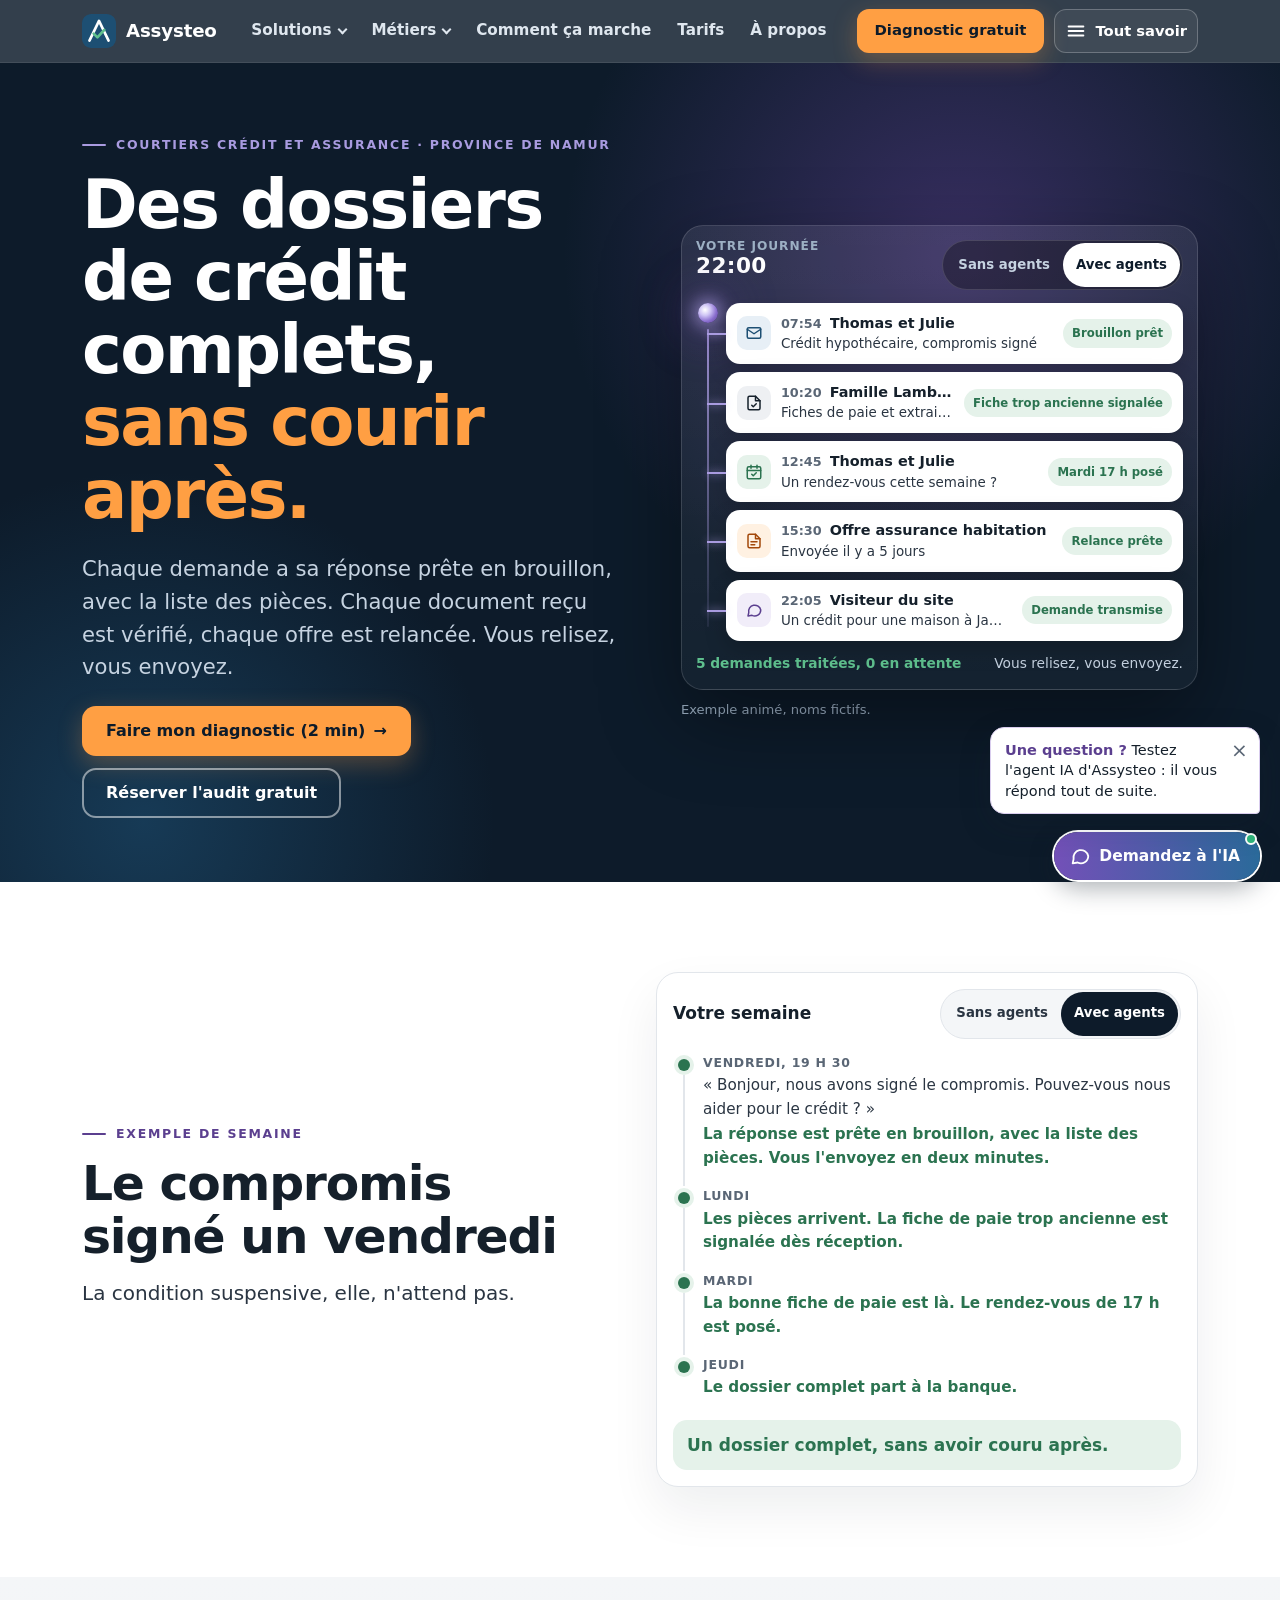
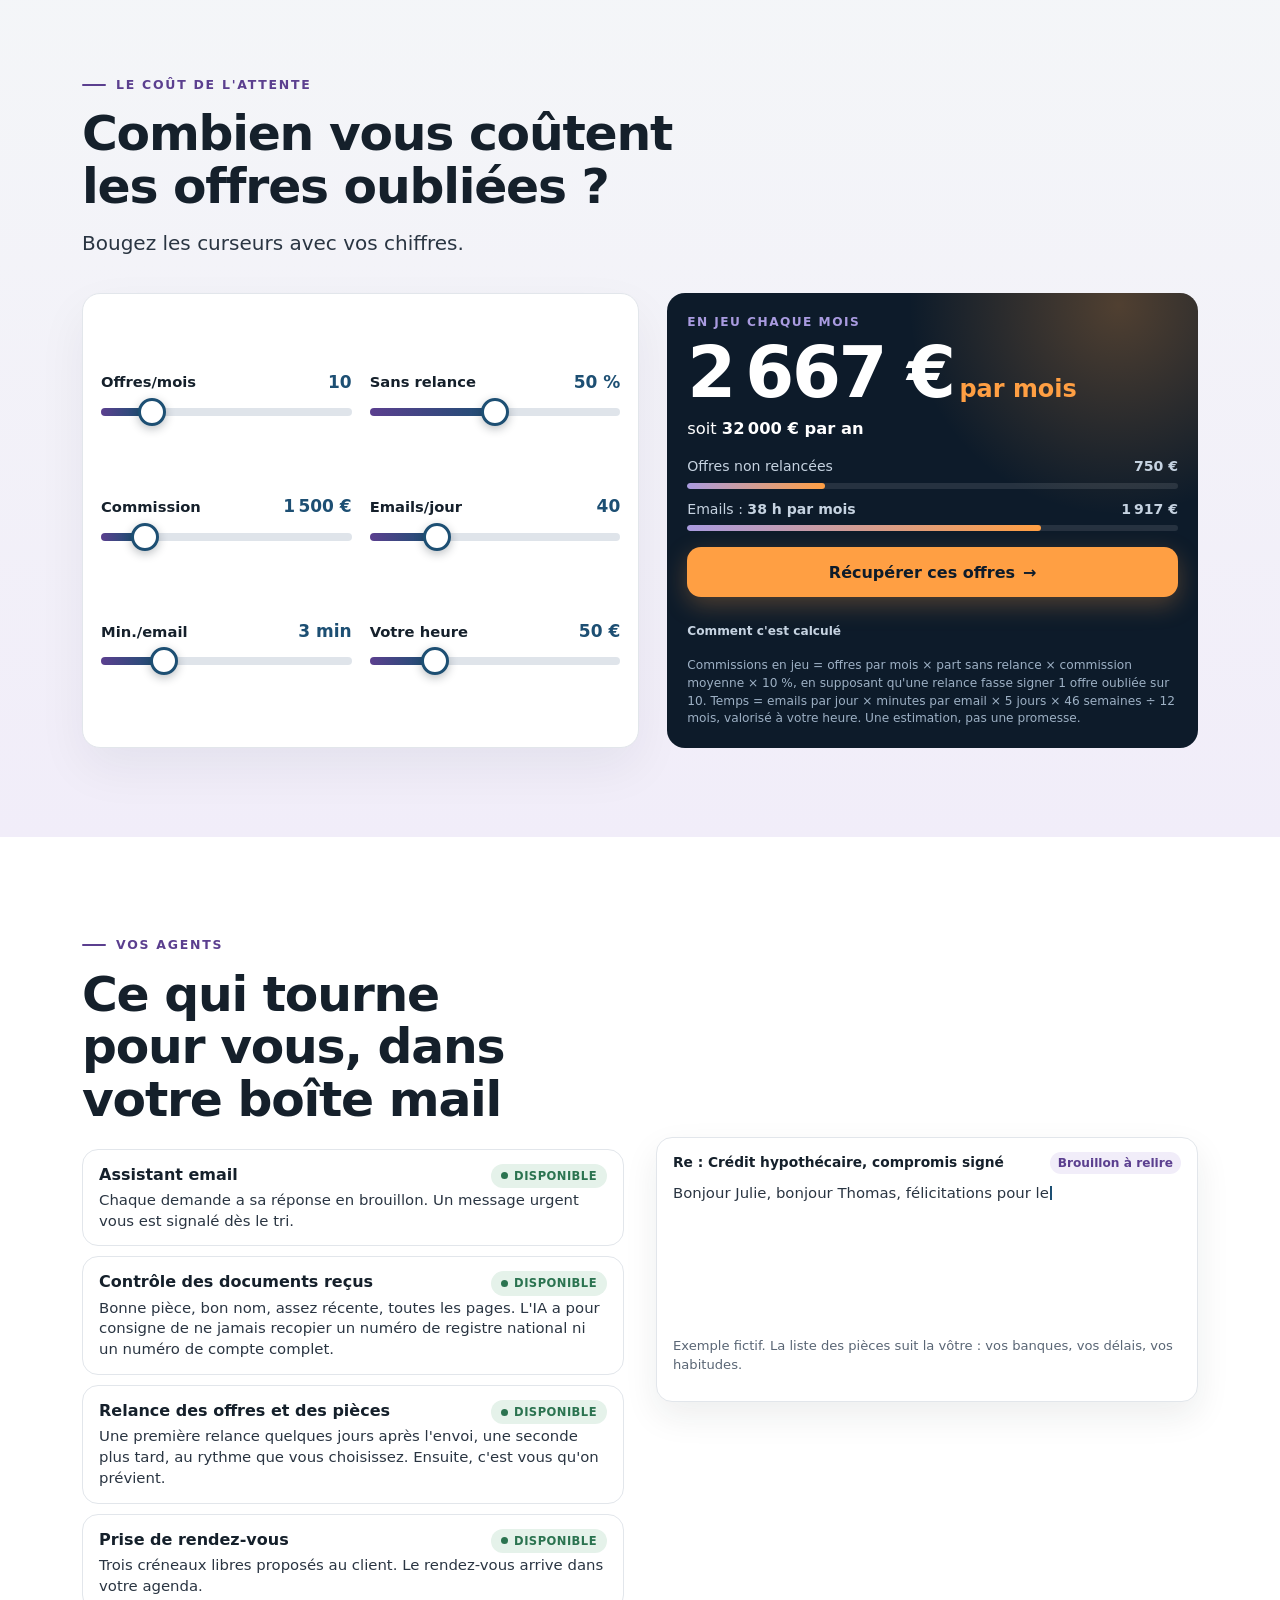
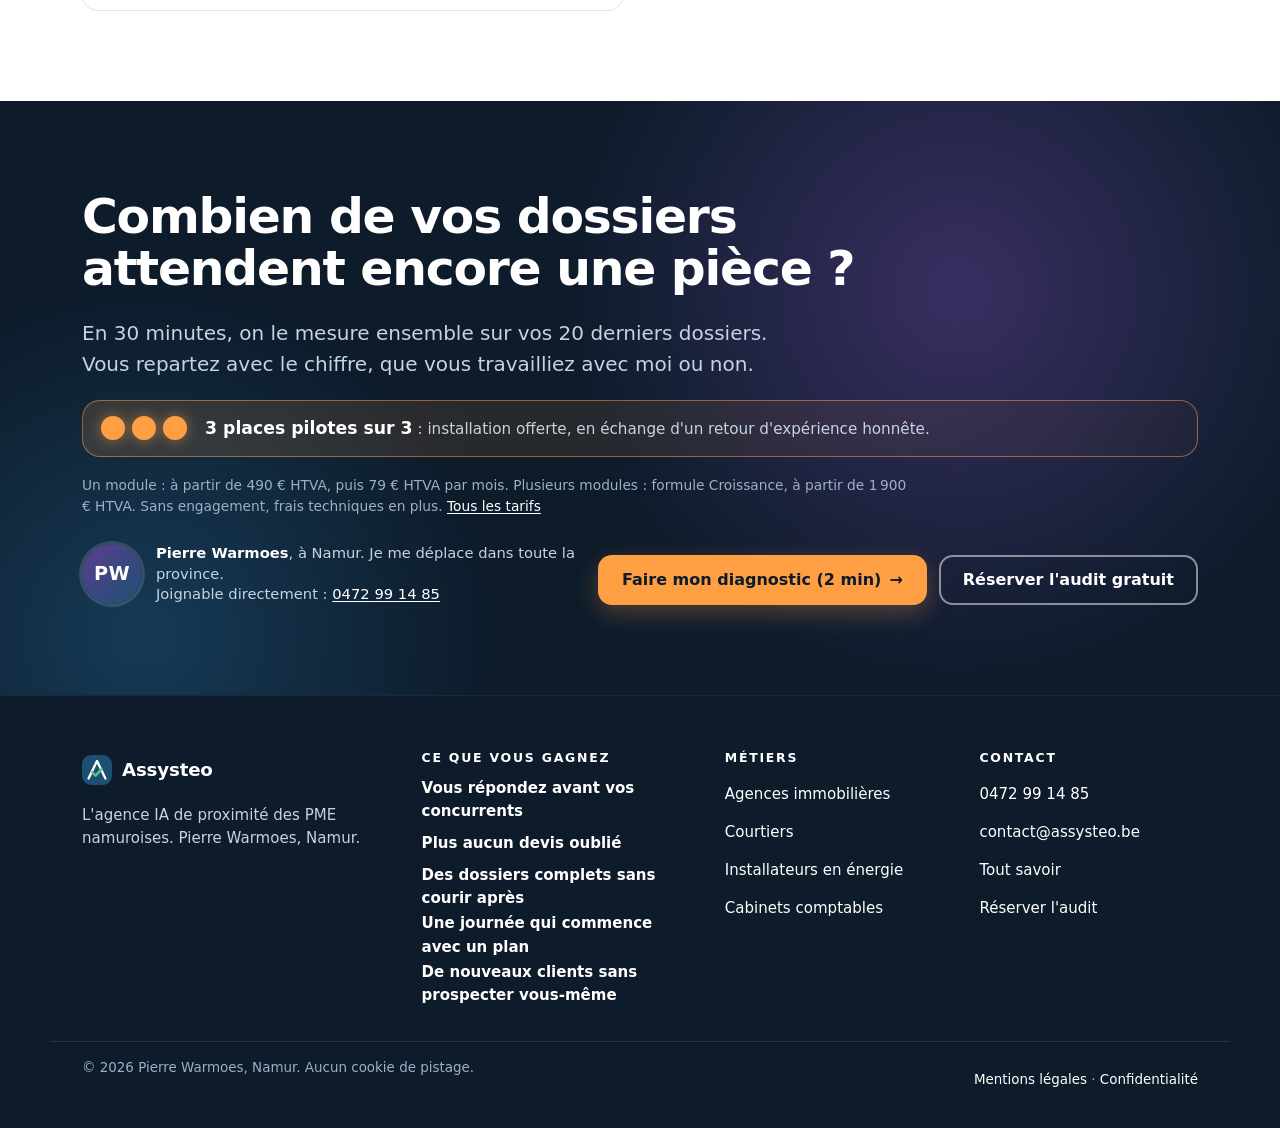
<file: courtiers.html>
<!DOCTYPE html>
<html lang="fr-BE">
<head>
<meta charset="utf-8">
<meta name="viewport" content="width=device-width, initial-scale=1">
<title>Courtiers à Namur : des dossiers de crédit complets | Assysteo</title>
<meta name="description" content="Courtiers en crédit et en assurance : la liste des pièces est prête en brouillon, chaque document reçu est vérifié, chaque offre relancée. Agents IA, à Namur.">
<meta name="robots" content="index, follow">
<link rel="canonical" href="https://assysteo.be/courtiers.html">
<!-- Versions linguistiques à venir : décommenter quand les pages existent.
<link rel="alternate" hreflang="fr-BE" href="https://assysteo.be/courtiers.html">
<link rel="alternate" hreflang="nl-BE" href="https://assysteo.be/nl/courtiers.html">
-->
<meta name="theme-color" content="#0d1b2a">
<meta property="og:type" content="website">
<meta property="og:locale" content="fr_BE">
<meta property="og:site_name" content="Assysteo">
<meta property="og:title" content="Courtiers : des dossiers de crédit complets, sans courir après">
<meta property="og:description" content="Liste des pièces prête en brouillon, documents vérifiés dès réception, offres relancées. Pour les courtiers de la province de Namur.">
<meta property="og:url" content="https://assysteo.be/courtiers.html">
<meta property="og:image" content="https://assysteo.be/og-image.png">
<meta property="og:image:width" content="1200">
<meta property="og:image:height" content="630">
<meta property="og:image:alt" content="Assysteo, agents IA pour les PME de Namur">
<meta name="twitter:card" content="summary_large_image">
<link rel="icon" href="/favicon.svg" type="image/svg+xml">
<link rel="icon" href="/favicon-32.png" sizes="32x32" type="image/png">
<link rel="apple-touch-icon" href="/apple-touch-icon.png">
<script>document.documentElement.classList.add('js')</script>
<link rel="stylesheet" href="/site.css?v=2">
<!-- La bulle de chat est ajoutée par chat.js : sa feuille ne bloque pas l'affichage -->
<link rel="stylesheet" href="/chat.css?v=10" media="print" onload="this.media='all'">
<script type="application/ld+json">
{"@context":"https://schema.org","@graph":[
 {"@type":"Service","name":"Agents IA pour courtiers en crédit et en assurance","serviceType":"Réponse aux demandes, contrôle des documents reçus, relance des offres et des pièces, prise de rendez-vous","provider":{"@type":"ProfessionalService","@id":"https://assysteo.be/#entreprise","name":"Assysteo","url":"https://assysteo.be/","telephone":"+32 472 99 14 85"},"areaServed":{"@type":"AdministrativeArea","name":"Province de Namur"},"audience":{"@type":"BusinessAudience","audienceType":"Courtiers en crédit hypothécaire et en assurance"},"offers":{"@type":"Offer","priceSpecification":[{"@type":"PriceSpecification","minPrice":"490","priceCurrency":"EUR","valueAddedTaxIncluded":false},{"@type":"UnitPriceSpecification","minPrice":"79","priceCurrency":"EUR","unitText":"mois","valueAddedTaxIncluded":false}]},"url":"https://assysteo.be/courtiers.html"},
 {"@type":"FAQPage","mainEntity":[
  {"@type":"Question","name":"Est-ce que l'assistant envoie des emails à ma place ?","acceptedAnswer":{"@type":"Answer","text":"Par défaut, non. Les réponses, les listes de pièces et les relances attendent dans vos brouillons : vous relisez et vous envoyez. L'envoi automatique ne s'active que si vous le demandez."}},
  {"@type":"Question","name":"Ça remplace mon logiciel de courtage ?","acceptedAnswer":{"@type":"Answer","text":"Non. Votre logiciel de courtage reste votre outil. Les agents travaillent à côté, dans votre boîte mail : répondre aux demandes, réclamer et vérifier les pièces, relancer les offres. Une connexion à votre logiciel se discute pendant l'audit gratuit."}},
  {"@type":"Question","name":"Les données de mes clients sont sensibles. Que deviennent-elles ?","acceptedAnswer":{"@type":"Answer","text":"Votre installation est à votre nom, hébergée dans l'Union européenne. Un contrat de sous-traitance RGPD vous est remis avant la mise en route. L'IA a pour consigne de ne jamais recopier un numéro de registre national ni un numéro de compte complet. Et aucun email ne part sans vous : tout reste en brouillon. Détails dans la politique de confidentialité."}},
  {"@type":"Question","name":"Et si le client écrit en néerlandais ?","acceptedAnswer":{"@type":"Answer","text":"La réponse suit la langue du message reçu : français, néerlandais ou anglais."}},
  {"@type":"Question","name":"Combien ça coûte ?","acceptedAnswer":{"@type":"Answer","text":"Installation à partir de 490 € HTVA, maintenance à partir de 79 € HTVA par mois, sans engagement. Les frais techniques (hébergement et IA, quelques euros à quelques dizaines d'euros par mois) sont payés directement par vous. Les 3 premières entreprises du programme pilote ne paient pas l'installation."}},
  {"@type":"Question","name":"Un sinistre urgent est-il repéré ?","acceptedAnswer":{"@type":"Answer","text":"Un message urgent, comme un dégât des eaux ou un accident, est repéré au tri et vous est signalé au lieu d'attendre dans la boîte. En cas de doute, il vous est remonté plutôt que traité : c'est vous qui décidez."}}]},
 {"@type":"BreadcrumbList","itemListElement":[{"@type":"ListItem","position":1,"name":"Accueil","item":"https://assysteo.be/"},{"@type":"ListItem","position":2,"name":"Courtiers","item":"https://assysteo.be/courtiers.html"}]}
]}
</script>
</head>
<body class="avec-barre">
<a class="saut" href="#contenu">Aller au contenu</a>

<header class="tete">
  <div class="wrap tete-in">
    <a class="marque" href="/" aria-label="Assysteo, accueil"><img src="/favicon.svg" alt="" width="34" height="34">Assysteo</a>
    <nav class="nav" aria-label="Navigation principale">
      <ul>
        <li class="deroule"><details><summary>Solutions</summary>
          <ul class="sous">
            <li><a href="/#trouver">Trouver des clients<small>Prospection locale, LinkedIn</small></a></li>
            <li><a href="/#repondre">Répondre plus vite<small>Emails, chat du site, rendez-vous</small></a></li>
            <li><a href="/#alleger">Alléger l'administratif<small>Relances, contrôle des documents</small></a></li>
            <li><a href="/#piloter">Piloter et faire grandir<small>Résumé du matin, infogérance</small></a></li>
          </ul></details></li>
        <li class="deroule"><details><summary>Métiers</summary>
          <ul class="sous">
            <li><a href="/agences-immobilieres.html">Agences immobilières<small>Visites, pièces de vente, mandats</small></a></li>
            <li><a href="/courtiers.html" aria-current="page">Courtiers crédit et assurance<small>Dossiers complets, pièces vérifiées</small></a></li>
            <li><a href="/installateurs-energie.html">Installateurs en énergie<small>Demandes de devis, relances</small></a></li>
            <li><a href="/comptables.html">Cabinets comptables<small>Pièces TVA, retardataires</small></a></li>
            <li><a href="/#diagnostic">Autre PME<small>Le diagnostic s'adapte à votre métier</small></a></li>
          </ul></details></li>
        <li><a href="/#info-methode">Comment ça marche</a></li>
        <li><a href="/#tarifs">Tarifs</a></li>
        <li><a href="/#info-pierre">À propos</a></li>
      </ul>
    </nav>
    <a class="btn btn-accent btn-petit tete-cta" href="/#diagnostic"><span class="long">Diagnostic gratuit</span><span class="court">Diagnostic</span></a>
    <a class="menu-btn" href="#infos" aria-controls="infos" aria-label="Tout savoir : questions, tarifs, données"><svg viewBox="0 0 24 24" aria-hidden="true"><path d="M4 7h16M4 12h16M4 17h16"/></svg><span class="txt">Tout savoir</span></a>
  </div>
</header>

<main id="contenu">

  <!-- 1. HERO : la promesse du métier et sa journée, sans ou avec agents -->
  <section class="hero sombre halo metier-hero" aria-labelledby="titre">
    <div class="wrap hero-grille">
      <div>
        <p class="surtitre">Courtiers crédit et assurance · Province de Namur</p>
        <h1 id="titre">Des dossiers de crédit complets, <span class="chaud">sans courir après.</span></h1>
        <p class="hero-sous">Chaque demande a sa réponse prête en brouillon, avec la liste des pièces. Chaque document reçu est vérifié, chaque offre est relancée. Vous relisez, vous envoyez.</p>
        <div class="actions" data-cta-principal>
          <a class="btn btn-accent" href="/#diagnostic">Faire mon diagnostic (2 min) <span class="fl" aria-hidden="true">→</span></a>
          <a class="btn btn-contour btn-secondaire" href="https://n8n.assysteo.be/form/9b2f6c1e-4d7a-4e3b-8a51-3c0d2e7f9a64" data-cfg-href="URL_RESERVATION">Réserver l'audit gratuit</a>
        </div>
      </div>
      <figure class="journee" data-metier="courtier" data-fixe>
        <div class="journee-carte">
          <div class="journee-tete">
            <p class="horloge" aria-hidden="true">Votre journée<b>22:00</b></p>
            <div class="bascule avec-js" role="group" aria-label="Comparer votre journée">
              <button type="button" data-mode="sans" aria-pressed="false">Sans agents</button>
              <button type="button" data-mode="avec" aria-pressed="true">Avec agents</button>
            </div>
          </div>
          <div class="flux-zone">
            <span class="noyau" aria-hidden="true"></span>
            <ol class="flux" aria-label="Ce qui arrive pendant la journée">
              <li class="ev traite" data-canal="email"><span class="ev-ico" aria-hidden="true"><svg viewBox="0 0 24 24"><rect x="3" y="5" width="18" height="14" rx="2"/><path d="m3 7 9 6 9-6"/></svg></span><div class="ev-corps"><p class="ev-ligne"><time>07:54</time><b>Thomas et Julie</b></p><p class="ev-objet">Crédit hypothécaire, compromis signé</p></div><span class="ev-etat">Brouillon prêt</span></li>
              <li class="ev traite" data-canal="doc"><span class="ev-ico" aria-hidden="true"><svg viewBox="0 0 24 24"><path d="M14 3H6a2 2 0 0 0-2 2v14a2 2 0 0 0 2 2h12a2 2 0 0 0 2-2V9z"/><path d="M14 3v6h6"/><path d="m9 15 2 2 4-4"/></svg></span><div class="ev-corps"><p class="ev-ligne"><time>10:20</time><b>Famille Lambert</b></p><p class="ev-objet">Fiches de paie et extrait de rôle</p></div><span class="ev-etat">Fiche trop ancienne signalée</span></li>
              <li class="ev traite" data-canal="rdv"><span class="ev-ico" aria-hidden="true"><svg viewBox="0 0 24 24"><rect x="3" y="5" width="18" height="16" rx="2"/><path d="M3 10h18M8 3v4M16 3v4"/><path d="m9 15 2 2 4-4"/></svg></span><div class="ev-corps"><p class="ev-ligne"><time>12:45</time><b>Thomas et Julie</b></p><p class="ev-objet">Un rendez-vous cette semaine ?</p></div><span class="ev-etat">Mardi 17 h posé</span></li>
              <li class="ev traite" data-canal="devis"><span class="ev-ico" aria-hidden="true"><svg viewBox="0 0 24 24"><path d="M14 3H6a2 2 0 0 0-2 2v14a2 2 0 0 0 2 2h12a2 2 0 0 0 2-2V9z"/><path d="M14 3v6h6"/><path d="M8 13h8M8 17h5"/></svg></span><div class="ev-corps"><p class="ev-ligne"><time>15:30</time><b>Offre assurance habitation</b></p><p class="ev-objet">Envoyée il y a 5 jours</p></div><span class="ev-etat">Relance prête</span></li>
              <li class="ev traite" data-canal="chat"><span class="ev-ico" aria-hidden="true"><svg viewBox="0 0 24 24"><path d="M21 12a8 8 0 0 1-11.6 7.1L4 20l1-4.6A8 8 0 1 1 21 12z"/></svg></span><div class="ev-corps"><p class="ev-ligne"><time>22:05</time><b>Visiteur du site</b></p><p class="ev-objet">Un crédit pour une maison à Jambes ?</p></div><span class="ev-etat">Demande transmise</span></li>
            </ol>
          </div>
          <p class="journee-bilan" aria-live="polite"><span class="vert">Tout est traité, en brouillon.</span><span>Vous relisez, vous envoyez.</span></p>
        </div>
        <figcaption class="legende">Exemple animé, noms fictifs.</figcaption>
      </figure>
    </div>
  </section>

  <!-- 2. LA SCÈNE : le compromis signé un vendredi, sans ou avec agents -->
  <section class="bloc clair" id="scene" aria-labelledby="scene-titre">
    <div class="wrap deux">
      <div class="entete-bloc">
        <p class="surtitre">Exemple de semaine</p>
        <h2 id="scene-titre">Le compromis signé un vendredi</h2>
        <p class="chapo">La condition suspensive, elle, n'attend pas.</p>
      </div>
      <div class="scene" data-mode="avec">
        <div class="scene-tete"><p>Votre semaine</p>
          <div class="bascule avec-js" role="group" aria-label="Comparer votre semaine">
            <button type="button" data-mode="sans" aria-pressed="false">Sans agents</button>
            <button type="button" data-mode="avec" aria-pressed="true">Avec agents</button>
          </div>
        </div>
        <ol class="frise">
          <li><time>Vendredi, 19 h 30</time><p>« Bonjour, nous avons signé le compromis. Pouvez-vous nous aider pour le crédit ? »</p><p class="s-sans">Le message attend lundi.</p><p class="s-avec">La réponse est prête en brouillon, avec la liste des pièces. Vous l'envoyez en deux minutes.</p></li>
          <li><time>Lundi</time><p class="s-sans">Vous envoyez enfin la liste des pièces.</p><p class="s-avec">Les pièces arrivent. La fiche de paie trop ancienne est signalée dès réception.</p></li>
          <li><time>Mardi</time><p class="s-sans">Les pièces arrivent par morceaux, sans être vérifiées.</p><p class="s-avec">La bonne fiche de paie est là. Le rendez-vous de 17 h est posé.</p></li>
          <li><time>Jeudi</time><p class="s-sans">Vous découvrez que la fiche de paie date de mars.</p><p class="s-avec">Le dossier complet part à la banque.</p></li>
        </ol>
        <p class="scene-fin s-sans">Une semaine perdue sur la condition suspensive.</p>
        <p class="scene-fin s-avec">Un dossier complet, sans avoir couru après.</p>
      </div>
    </div>
  </section>

  <!-- 3. LE CALCUL : avec les chiffres d'un courtier -->
  <section class="bloc teinte" id="cout" aria-labelledby="cout-titre">
    <div class="wrap">
      <div class="entete-bloc">
        <p class="surtitre">Le coût de l'attente</p>
        <h2 id="cout-titre">Combien vous coûtent les offres oubliées&nbsp;?</h2>
        <p class="chapo">Bougez les curseurs avec vos chiffres.</p>
      </div>
      <div class="calc-grille" data-calc>
        <form class="calc" aria-label="Vos chiffres" data-calc-form>
          <div class="curseur"><label for="c-devis" title="Offres de crédit et d'assurance envoyées">Offres/mois</label><output for="c-devis" data-sortie="devis">10</output>
            <input type="range" id="c-devis" name="devis" min="0" max="60" step="1" value="10" data-unite=""></div>
          <div class="curseur"><label for="c-part" title="Part des offres jamais relancées">Sans relance</label><output for="c-part" data-sortie="part">50 %</output>
            <input type="range" id="c-part" name="part" min="0" max="100" step="5" value="50" data-unite=" %"></div>
          <div class="curseur"><label for="c-valeur" title="Commission moyenne par dossier signé">Commission</label><output for="c-valeur" data-sortie="valeur">1 500 €</output>
            <input type="range" id="c-valeur" name="valeur" min="200" max="10000" step="100" value="1500" data-unite=" €"></div>
          <div class="curseur"><label for="c-emails">Emails/jour</label><output for="c-emails" data-sortie="emails">40</output>
            <input type="range" id="c-emails" name="emails" min="5" max="150" step="5" value="40" data-unite=""></div>
          <div class="curseur"><label for="c-minutes" title="Lire, répondre, classer">Min./email</label><output for="c-minutes" data-sortie="minutes">3 min</output>
            <input type="range" id="c-minutes" name="minutes" min="1" max="10" step="1" value="3" data-unite=" min"></div>
          <div class="curseur"><label for="c-taux">Votre heure</label><output for="c-taux" data-sortie="taux">50 €</output>
            <input type="range" id="c-taux" name="taux" min="20" max="150" step="5" value="50" data-unite=" €"></div>
        </form>
        <div class="resultat">
          <p class="res-label">En jeu chaque mois</p>
          <p class="res-gros"><span data-r="mois">2 667</span> €<small>par mois</small></p>
          <p class="res-an">soit <b><span data-r="an">32 000</span> € par an</b></p>
          <div class="res-lignes">
            <div class="res-ligne" data-barre="devis"><span>Offres non relancées</span><b><span data-r="devis">750</span> €</b><i style="--w:28%"></i></div>
            <div class="res-ligne" data-barre="temps"><span>Emails : <b><span data-r="heures">38</span> h par mois</b></span><b><span data-r="temps">1 917</span> €</b><i style="--w:72%"></i></div>
          </div>
          <a class="btn btn-accent" href="/#diagnostic">Récupérer ces offres <span class="fl" aria-hidden="true">→</span></a>
          <details class="formule" data-ouvert-bureau><summary>Comment c'est calculé</summary><p>Commissions en jeu = offres par mois × part sans relance × commission moyenne × 10 %, en supposant qu'une relance fasse signer 1 offre oubliée sur 10. Temps = emails par jour × minutes par email × 5 jours × 46 semaines ÷ 12 mois, valorisé à votre heure. Une estimation, pas une promesse.</p></details>
          <p class="sr" aria-live="polite" data-annonce></p>
        </div>
      </div>
    </div>
  </section>

  <!-- 4. VOS AGENTS : ce qui tourne pour un courtier, et un vrai brouillon -->
  <section class="bloc clair" id="agents" aria-labelledby="agents-titre">
    <div class="wrap deux">
      <div>
        <p class="surtitre">Vos agents</p>
        <h2 id="agents-titre">Ce qui tourne pour vous, dans votre boîte mail</h2>
        <ul class="modules-metier">
          <li><a href="/#m-email"><b>Assistant email</b><span class="badge dispo">Disponible</span><span class="d">Chaque demande a sa réponse en brouillon. Un message urgent vous est signalé dès le tri.</span></a></li>
          <li><a href="/#m-documents"><b>Contrôle des documents reçus</b><span class="badge dispo">Disponible</span><span class="d">Bonne pièce, bon nom, assez récente, toutes les pages. L'IA a pour consigne de ne jamais recopier un numéro de registre national ni un numéro de compte complet.</span></a></li>
          <li><a href="/#m-relances"><b>Relance des offres et des pièces</b><span class="badge dispo">Disponible</span><span class="d">Une première relance quelques jours après l'envoi, une seconde plus tard, au rythme que vous choisissez. Ensuite, c'est vous qu'on prévient.</span></a></li>
          <li><a href="/#m-rdv"><b>Prise de rendez-vous</b><span class="badge dispo">Disponible</span><span class="d">Trois créneaux libres proposés au client. Le rendez-vous arrive dans votre agenda.</span></a></li>
        </ul>
      </div>
      <div class="brouillon">
        <p class="v-titre">Re : Crédit hypothécaire, compromis signé <span class="v-tag vi">Brouillon à relire</span></p>
        <p class="tape">Bonjour Julie, bonjour Thomas, félicitations pour le compromis. Pour lancer la demande de crédit, pourriez-vous m'envoyer vos 3 dernières fiches de paie, votre dernier avertissement-extrait de rôle, vos extraits de compte des 3 derniers mois (toutes les pages) et le compromis signé ? Mardi à 17 h vous conviendrait-il pour un rendez-vous ?</p>
        <p class="note">Exemple fictif. La liste des pièces suit la vôtre : vos banques, vos délais, vos habitudes.</p>
      </div>
    </div>
  </section>

  <!-- 5. PASSER À L'ACTION : places pilotes, prix, contact -->
  <section class="bloc sombre halo" id="commencer" aria-labelledby="fin-titre">
    <div class="wrap">
      <h2 id="fin-titre">Combien de vos dossiers attendent encore une pièce&nbsp;?</h2>
      <p class="chapo">En 30 minutes, on le mesure ensemble sur vos 20 derniers dossiers. Vous repartez avec le chiffre, que vous travailliez avec moi ou non.</p>
      <div class="pilote" data-pilote style="margin-top:20px">
        <div class="places" aria-hidden="true"><i class="libre"></i><i class="libre"></i><i class="libre"></i></div>
        <p class="pilote-texte"><b>3 places pilotes sur 3</b> : installation offerte, en échange d'un retour d'expérience honnête.</p>
      </div>
      <p class="offres-notes">Un module : à partir de <span data-prix="essentiel_installation">490</span> € HTVA, puis <span data-prix="essentiel_mois">79</span> € HTVA par mois. Plusieurs modules : formule Croissance, à partir de <span data-prix="croissance_installation">1 900</span> € HTVA. Sans engagement, frais techniques en plus. <a href="/#info-tarifs">Tous les tarifs</a></p>
      <p class="rappel-cout" id="rappel-cout" hidden>Selon votre calcul, ce qui attend vous coûte environ <b><span data-rappel>0</span> € par mois</b>. Chaque mois d'attente compte.</p>
      <div class="fin-grille">
        <div class="pierre">
          <span class="portrait" data-portrait aria-hidden="true">PW</span>
          <p><b>Pierre Warmoes</b>, à Namur. Je me déplace dans toute la province.<br>Joignable directement : <a href="tel:+32472991485">0472 99 14 85</a></p>
        </div>
        <div class="actions">
          <a class="btn btn-accent" href="/#diagnostic">Faire mon diagnostic (2 min) <span class="fl" aria-hidden="true">→</span></a>
          <a class="btn btn-contour btn-secondaire" href="https://n8n.assysteo.be/form/9b2f6c1e-4d7a-4e3b-8a51-3c0d2e7f9a64" data-cfg-href="URL_RESERVATION">Réserver l'audit gratuit</a>
        </div>
      </div>
    </div>
  </section>

</main>

<footer class="pied" data-pied>
  <div class="wrap pied-grille">
    <div class="pied-marque">
      <a class="marque" href="/"><img src="/favicon.svg" alt="" width="30" height="30">Assysteo</a>
      <p>L'agence IA de proximité des PME namuroises. Pierre Warmoes, Namur.</p>
    </div>
    <div class="pied-benefices">
      <p class="pied-titre">Ce que vous gagnez</p>
      <ul>
        <li><a href="/#repondre">Vous répondez avant vos concurrents</a></li>
        <li><a href="/#alleger">Plus aucun devis oublié</a></li>
        <li><a href="/#alleger">Des dossiers complets sans courir après</a></li>
        <li><a href="/#piloter">Une journée qui commence avec un plan</a></li>
        <li><a href="/#trouver">De nouveaux clients sans prospecter vous-même</a></li>
      </ul>
    </div>
    <div>
      <p class="pied-titre">Métiers</p>
      <ul>
        <li><a href="/agences-immobilieres.html">Agences immobilières</a></li>
        <li><a href="/courtiers.html">Courtiers</a></li>
        <li><a href="/installateurs-energie.html">Installateurs en énergie</a></li>
        <li><a href="/comptables.html">Cabinets comptables</a></li>
      </ul>
    </div>
    <div>
      <p class="pied-titre">Contact</p>
      <ul>
        <li><a href="tel:+32472991485">0472 99 14 85</a></li>
        <li><a href="mailto:contact@assysteo.be">contact@assysteo.be</a></li>
        <li class="hors-mobile"><a href="/#infos">Tout savoir</a></li>
        <li class="hors-mobile"><a href="https://n8n.assysteo.be/form/9b2f6c1e-4d7a-4e3b-8a51-3c0d2e7f9a64" data-cfg-href="URL_RESERVATION">Réserver l'audit</a></li>
      </ul>
    </div>
  </div>
  <div class="wrap pied-bas">
    <span>© 2026 Pierre Warmoes, Namur<span class="cookie">. Aucun cookie de pistage</span>.</span>
    <span><a href="/mentions-legales.html">Mentions légales</a> · <a href="/confidentialite.html">Confidentialité</a></span>
  </div>
</footer>

<div class="barre-mobile" data-barre-mobile>
  <a class="btn btn-accent" href="/#diagnostic">Faire mon diagnostic</a>
  <a class="barre-ico" href="tel:+32472991485" aria-label="Appeler Pierre au 0472 99 14 85"><svg viewBox="0 0 24 24" aria-hidden="true"><path d="M22 16.9v3a2 2 0 0 1-2.2 2 19.8 19.8 0 0 1-8.6-3.1 19.5 19.5 0 0 1-6-6A19.8 19.8 0 0 1 2.1 4.2 2 2 0 0 1 4.1 2h3a2 2 0 0 1 2 1.7c.1 1 .4 1.9.7 2.8a2 2 0 0 1-.5 2.1L8 9.9a16 16 0 0 0 6 6l1.3-1.3a2 2 0 0 1 2.1-.4c.9.3 1.8.6 2.8.7a2 2 0 0 1 1.7 2z"/></svg></a>
  <button type="button" class="barre-ico avec-js" data-ouvrir-chat aria-label="Poser une question à l'assistant IA"><svg viewBox="0 0 24 24" aria-hidden="true"><path d="M21 12a8 8 0 0 1-11.6 7.1L4 20l1-4.6A8 8 0 1 1 21 12z"/></svg></button>
</div>

<!-- TOUT SAVOIR : questions propres au métier ; le reste renvoie au tiroir de l'accueil -->
<aside class="tiroir" id="infos" aria-labelledby="infos-titre">
  <div class="tiroir-panneau">
    <div class="tiroir-tete"><p class="tiroir-titre" id="infos-titre">Tout savoir</p><a class="tiroir-fermer" href="#ferme" aria-label="Fermer">×</a></div>
    <div class="tiroir-corps">
      <ul class="raccourcis">
        <li><a href="#info-faq">Questions des courtiers</a></li>
        <li><a href="/#info-methode">Comment ça marche</a></li>
        <li><a href="/#info-tarifs">Tarifs</a></li>
        <li><a href="/#info-donnees">Vos données</a></li>
        <li><a href="/#info-pierre">Qui est Pierre</a></li>
        <li><a href="#info-contact">Contact</a></li>
      </ul>

      <details class="info" id="info-faq" open>
        <summary><span class="info-ico" aria-hidden="true"><svg viewBox="0 0 24 24"><circle cx="12" cy="12" r="9"/><path d="M9.5 9a2.5 2.5 0 1 1 3.5 2.3c-.6.3-1 .9-1 1.6V14M12 17.5h.01"/></svg></span>Questions des courtiers</summary>
        <div class="info-corps">
          <details class="question"><summary>Est-ce que l'assistant envoie des emails à ma place&nbsp;?</summary><div><p>Par défaut, non. Les réponses, les listes de pièces et les relances attendent dans vos brouillons : vous relisez et vous envoyez. L'envoi automatique ne s'active que si vous le demandez.</p></div></details>
          <details class="question"><summary>Ça remplace mon logiciel de courtage&nbsp;?</summary><div><p>Non. Votre logiciel de courtage reste votre outil. Les agents travaillent à côté, dans votre boîte mail : répondre aux demandes, réclamer et vérifier les pièces, relancer les offres. Une connexion à votre logiciel se discute pendant l'audit gratuit.</p></div></details>
          <details class="question"><summary>Les données de mes clients sont sensibles. Que deviennent-elles&nbsp;?</summary><div><p>Votre installation est à votre nom, hébergée dans l'Union européenne. Un contrat de sous-traitance RGPD vous est remis avant la mise en route. L'IA a pour consigne de ne jamais recopier un numéro de registre national ni un numéro de compte complet. Et aucun email ne part sans vous : tout reste en brouillon. Détails dans la <a href="/confidentialite.html">politique de confidentialité</a>.</p></div></details>
          <details class="question"><summary>Et si le client écrit en néerlandais&nbsp;?</summary><div><p>La réponse suit la langue du message reçu : français, néerlandais ou anglais.</p></div></details>
          <details class="question"><summary>Combien ça coûte&nbsp;?</summary><div><p>Installation à partir de <span data-prix="essentiel_installation">490</span> € HTVA, maintenance à partir de <span data-prix="essentiel_mois">79</span> € HTVA par mois, sans engagement. Les frais techniques (hébergement et IA, quelques euros à quelques dizaines d'euros par mois) sont payés directement par vous. Les <span data-cfg="PLACES_PILOTE_TOTAL">3</span> premières entreprises du programme pilote ne paient pas l'installation.</p></div></details>
          <details class="question"><summary>Un sinistre urgent est-il repéré&nbsp;?</summary><div><p>Un message urgent, comme un dégât des eaux ou un accident, est repéré au tri et vous est signalé au lieu d'attendre dans la boîte. En cas de doute, il vous est remonté plutôt que traité : c'est vous qui décidez.</p></div></details>
        </div>
      </details>

      <details class="info" id="info-contact">
        <summary><span class="info-ico" aria-hidden="true"><svg viewBox="0 0 24 24"><path d="M21 12a8 8 0 0 1-11.6 7.1L4 20l1-4.6A8 8 0 1 1 21 12z"/></svg></span>Contact</summary>
        <div class="info-corps">
          <ul class="coord">
            <li><a href="tel:+32472991485">0472 99 14 85</a></li>
            <li><a href="mailto:contact@assysteo.be">contact@assysteo.be</a></li>
            <li>Toute la province de Namur, en visio ou sur place.</li>
          </ul>
          <p><a class="btn btn-accent" href="https://n8n.assysteo.be/form/9b2f6c1e-4d7a-4e3b-8a51-3c0d2e7f9a64" data-cfg-href="URL_RESERVATION">Réserver l'audit gratuit</a></p>
        </div>
      </details>

      <p class="note"><a href="/#infos">Toutes les réponses sur Assysteo</a> · <a href="/mentions-legales.html">Mentions légales</a> · <a href="/confidentialite.html">Confidentialité</a></p>
    </div>
  </div>
</aside>

<script src="/config.js?v=2" defer></script>
<script src="/anim.js?v=7" defer onerror="document.documentElement.classList.remove('js')"></script>
<script src="/chat.js?v=9" defer></script>
</body>
</html>
</file>
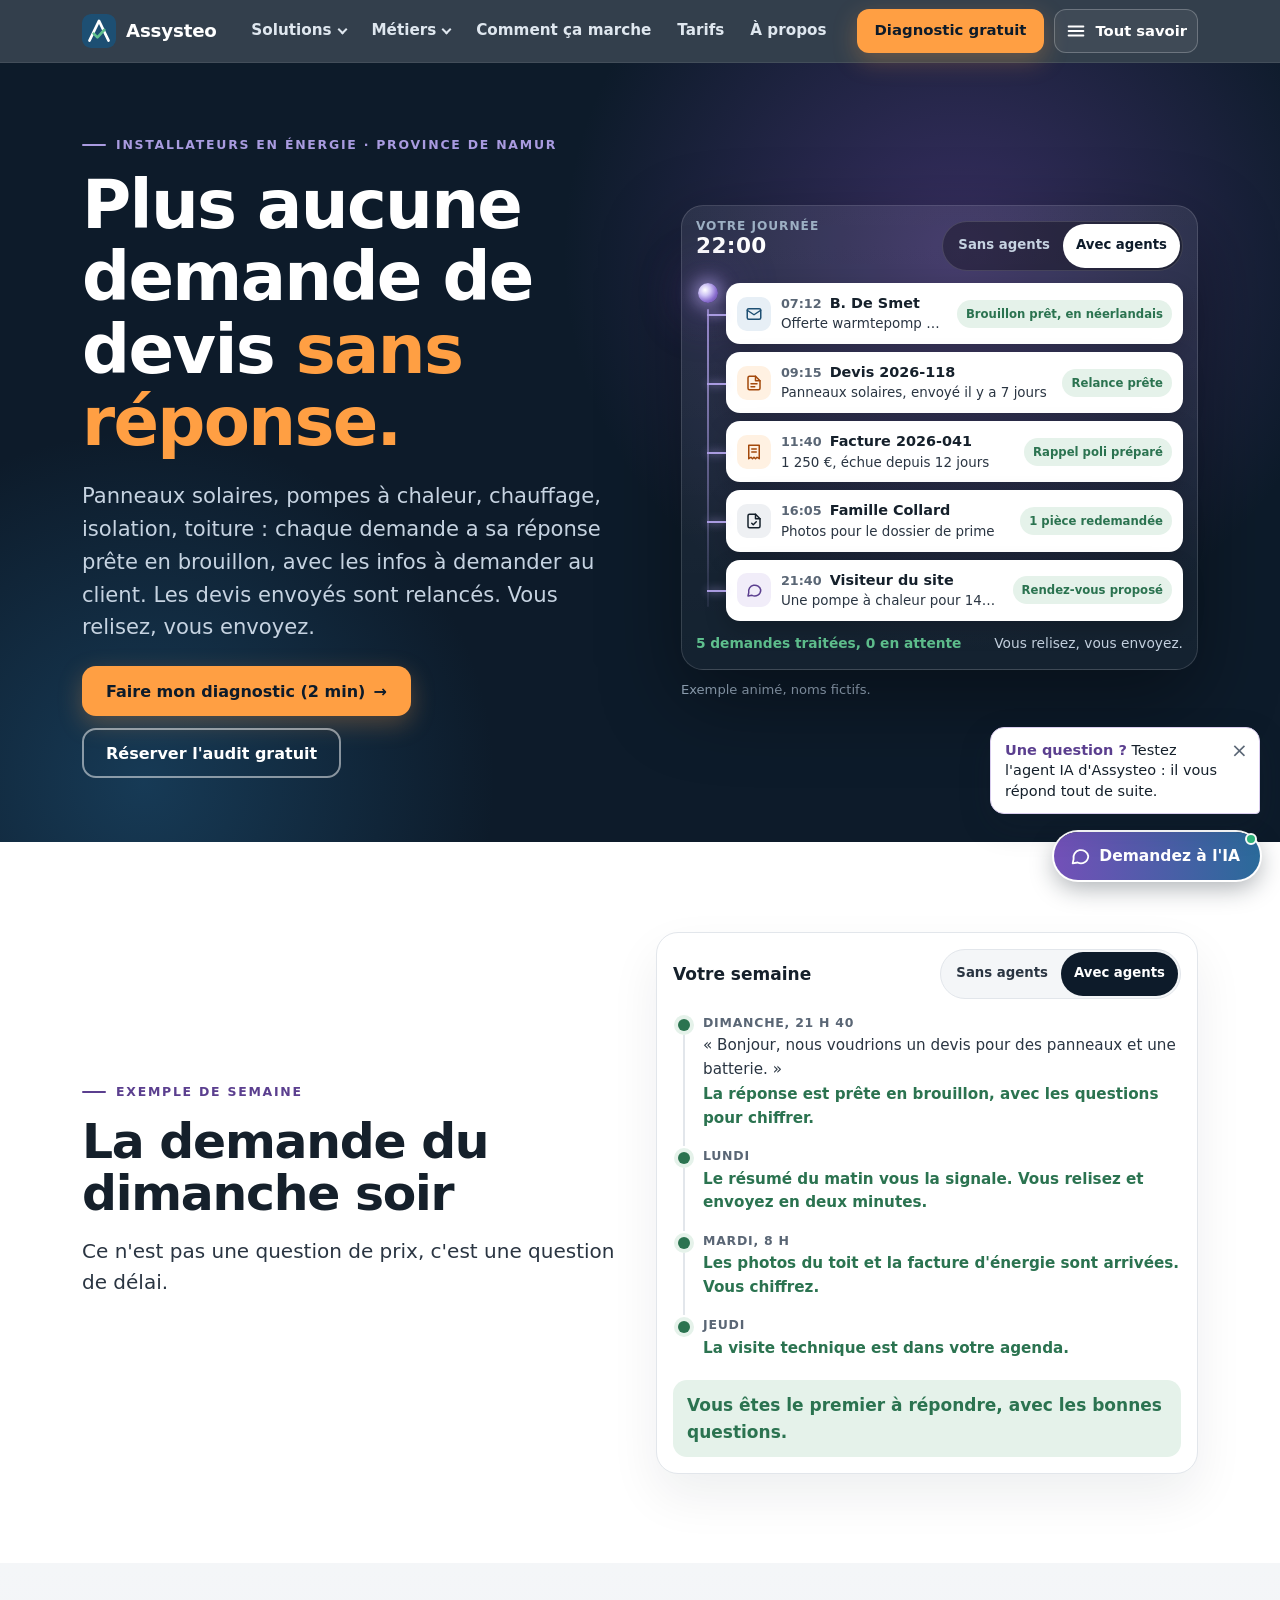
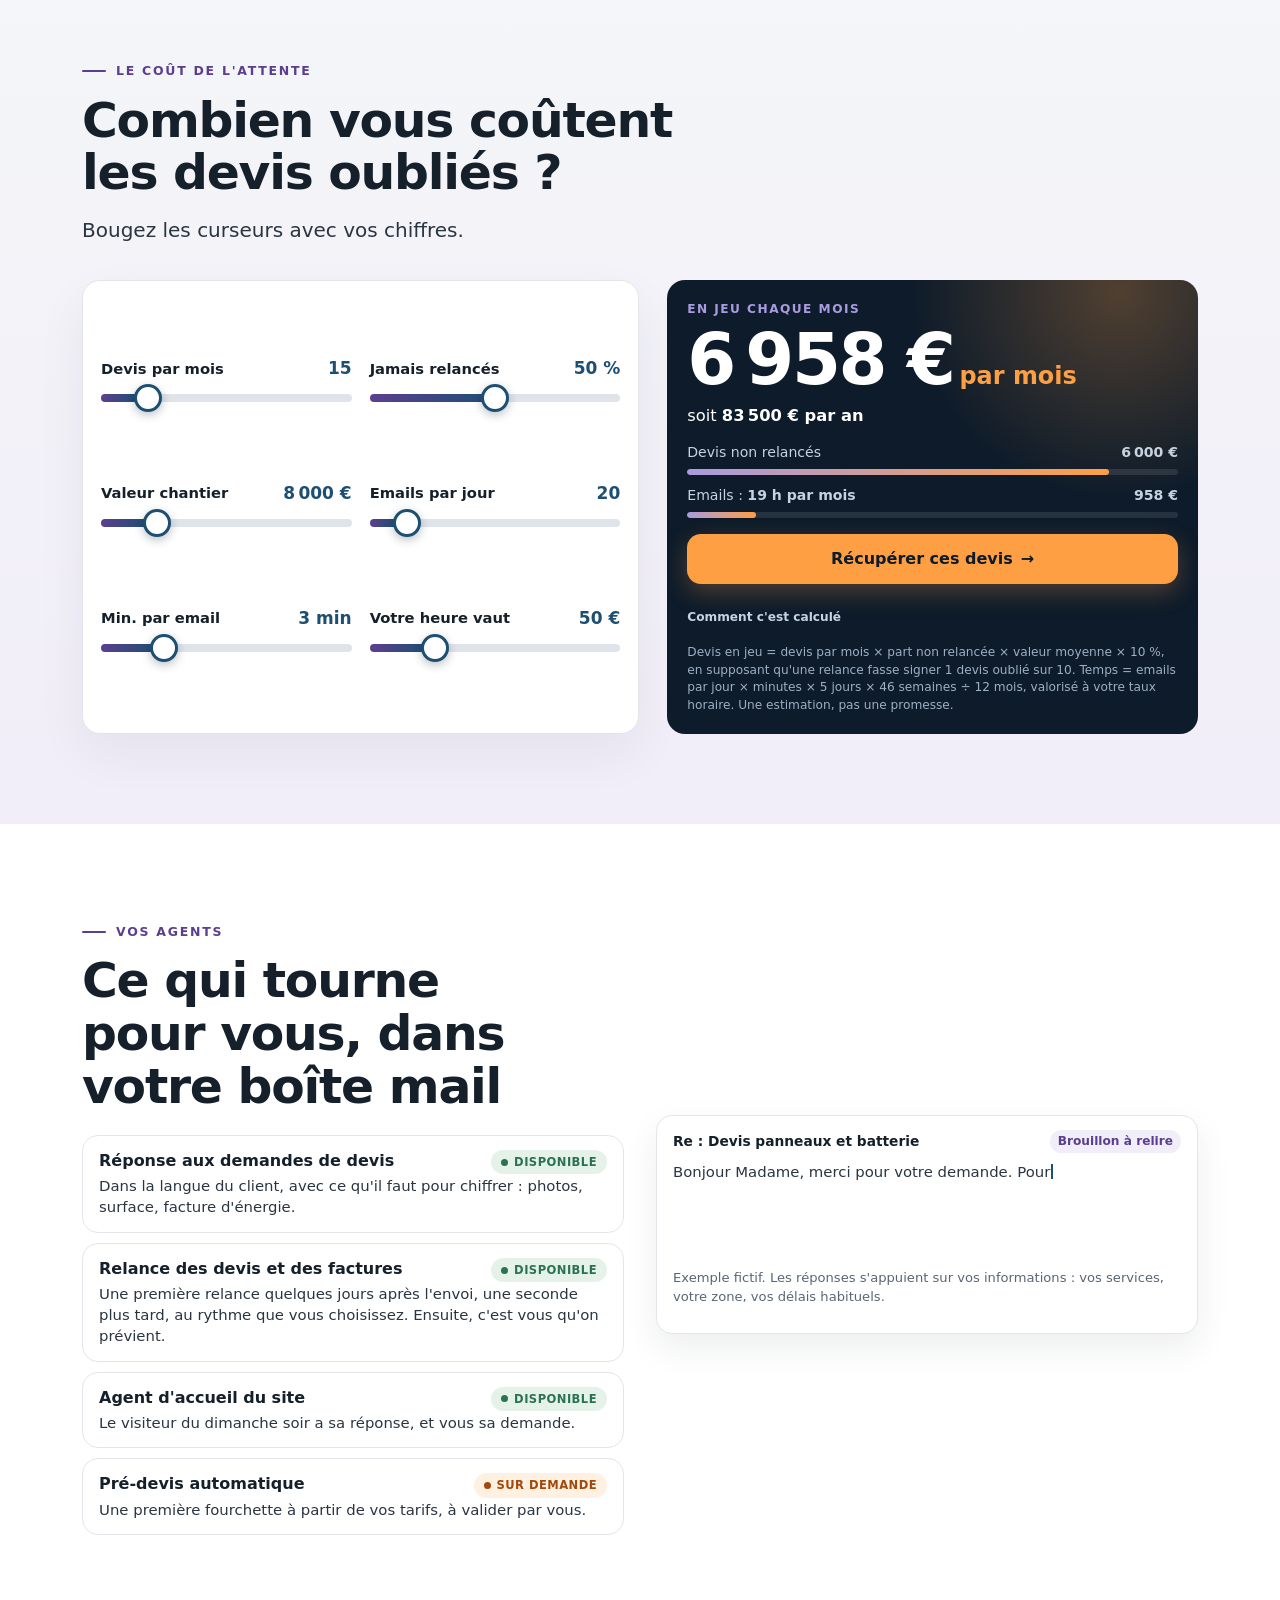
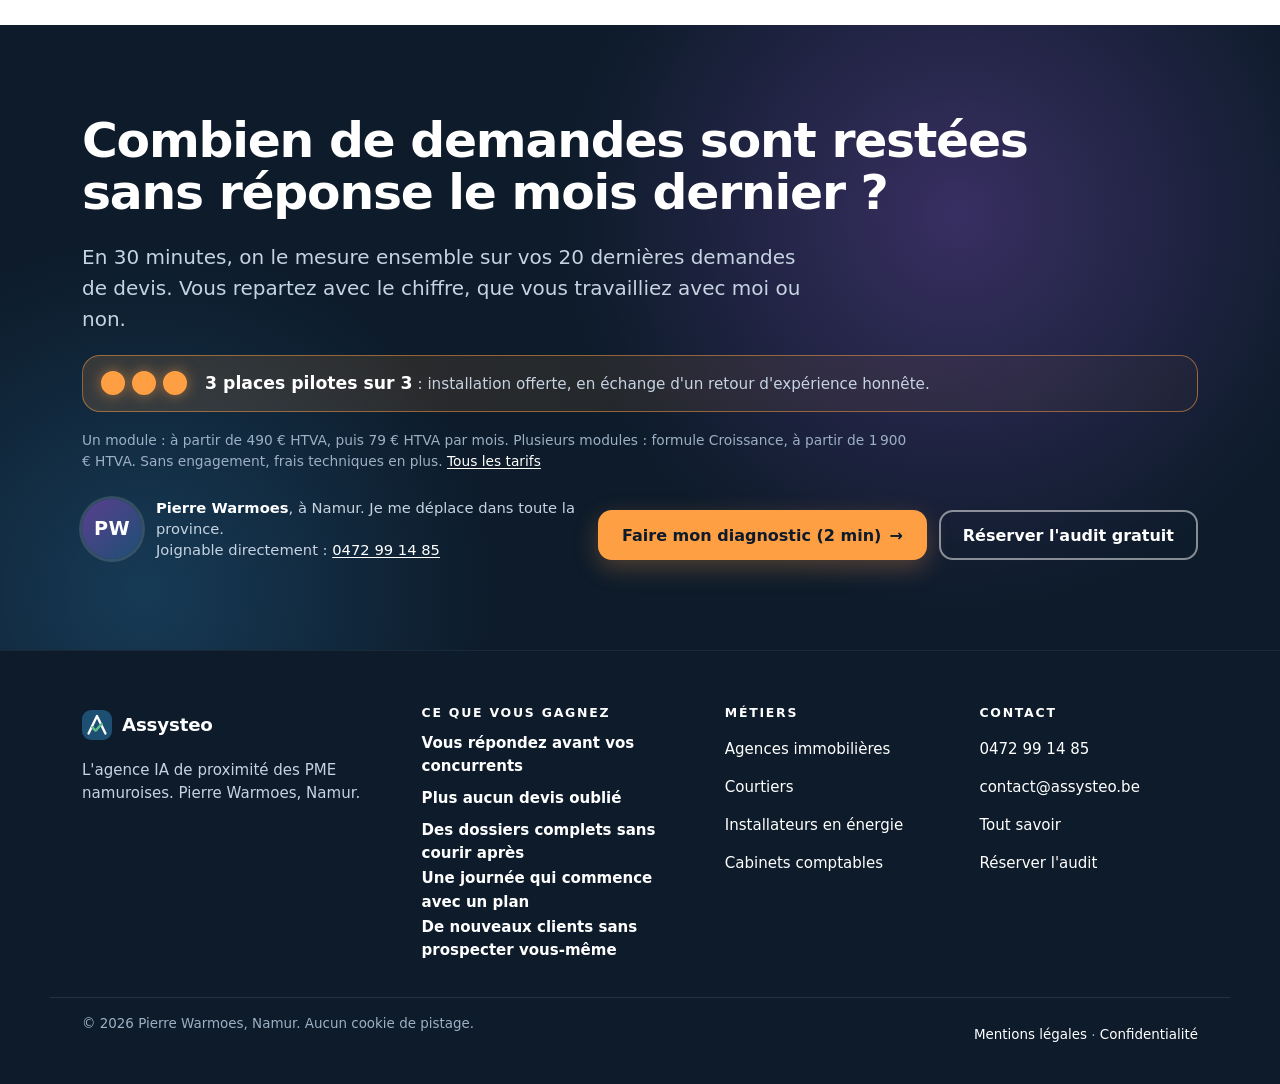
<file: installateurs-energie.html>
<!DOCTYPE html>
<html lang="fr-BE">
<head>
<meta charset="utf-8">
<meta name="viewport" content="width=device-width, initial-scale=1">
<title>Installateurs en énergie à Namur : aucun devis sans réponse | Assysteo</title>
<meta name="description" content="Panneaux solaires, pompes à chaleur, isolation : chaque demande de devis a sa réponse prête en brouillon, chaque devis envoyé est relancé. Agents IA, à Namur.">
<meta name="robots" content="index, follow">
<link rel="canonical" href="https://assysteo.be/installateurs-energie.html">
<!-- Versions linguistiques à venir : décommenter quand les pages existent.
<link rel="alternate" hreflang="fr-BE" href="https://assysteo.be/installateurs-energie.html">
<link rel="alternate" hreflang="nl-BE" href="https://assysteo.be/nl/installateurs-energie.html">
-->
<meta name="theme-color" content="#0d1b2a">
<meta property="og:type" content="website">
<meta property="og:locale" content="fr_BE">
<meta property="og:site_name" content="Assysteo">
<meta property="og:title" content="Installateurs en énergie : plus aucune demande de devis sans réponse">
<meta property="og:description" content="Réponse prête en brouillon à chaque demande de devis, relance des devis envoyés. Pour les installateurs de la province de Namur.">
<meta property="og:url" content="https://assysteo.be/installateurs-energie.html">
<meta property="og:image" content="https://assysteo.be/og-image.png">
<meta property="og:image:width" content="1200">
<meta property="og:image:height" content="630">
<meta property="og:image:alt" content="Assysteo, agents IA pour les PME de Namur">
<meta name="twitter:card" content="summary_large_image">
<link rel="icon" href="/favicon.svg" type="image/svg+xml">
<link rel="icon" href="/favicon-32.png" sizes="32x32" type="image/png">
<link rel="apple-touch-icon" href="/apple-touch-icon.png">
<script>document.documentElement.classList.add('js')</script>
<link rel="stylesheet" href="/site.css?v=2">
<!-- La bulle de chat est ajoutée par chat.js : sa feuille ne bloque pas l'affichage -->
<link rel="stylesheet" href="/chat.css?v=10" media="print" onload="this.media='all'">
<script type="application/ld+json">
{"@context":"https://schema.org","@graph":[
 {"@type":"Service","name":"Agents IA pour installateurs en énergie","serviceType":"Réponse aux demandes de devis, relance des devis et des factures, collecte des documents","provider":{"@type":"ProfessionalService","@id":"https://assysteo.be/#entreprise","name":"Assysteo","url":"https://assysteo.be/","telephone":"+32 472 99 14 85"},"areaServed":{"@type":"AdministrativeArea","name":"Province de Namur"},"audience":{"@type":"BusinessAudience","audienceType":"Installateurs de panneaux solaires, pompes à chaleur, chauffage, isolation et toiture"},"offers":{"@type":"Offer","priceSpecification":[{"@type":"PriceSpecification","minPrice":"490","priceCurrency":"EUR","valueAddedTaxIncluded":false},{"@type":"UnitPriceSpecification","minPrice":"79","priceCurrency":"EUR","unitText":"mois","valueAddedTaxIncluded":false}]},"url":"https://assysteo.be/installateurs-energie.html"},
 {"@type":"FAQPage","mainEntity":[
  {"@type":"Question","name":"Est-ce que l'assistant envoie des emails à ma place ?","acceptedAnswer":{"@type":"Answer","text":"Par défaut, non. Les réponses et les relances attendent dans vos brouillons : vous relisez et vous envoyez. L'envoi automatique ne s'active que si vous le demandez."}},
  {"@type":"Question","name":"Ça marche avec Outlook ?","acceptedAnswer":{"@type":"Answer","text":"Oui : Gmail, Google Workspace, Outlook, Microsoft 365 et les boîtes mail professionnelles compatibles IMAP."}},
  {"@type":"Question","name":"Et si la demande arrive en néerlandais ?","acceptedAnswer":{"@type":"Answer","text":"La réponse suit la langue du message reçu : français, néerlandais ou anglais."}},
  {"@type":"Question","name":"J'ai déjà un logiciel de devis. Ça fait doublon ?","acceptedAnswer":{"@type":"Answer","text":"Non. Votre logiciel fait les devis ; les agents s'occupent de la boîte mail autour : répondre à la demande, réunir les infos, relancer le devis une fois envoyé. Une connexion à votre logiciel est possible sur demande."}},
  {"@type":"Question","name":"Combien ça coûte ?","acceptedAnswer":{"@type":"Answer","text":"Installation à partir de 490 euros HTVA, maintenance à partir de 79 euros HTVA par mois, sans engagement. Les frais techniques (hébergement et IA, quelques euros à quelques dizaines d'euros par mois) sont payés directement par vous. Les 3 premières entreprises du programme pilote ne paient pas l'installation."}},
  {"@type":"Question","name":"Où vont mes données ?","acceptedAnswer":{"@type":"Answer","text":"Votre installation est à votre nom, hébergée dans l'Union européenne. Vos emails restent dans votre boîte mail. Un contrat de sous-traitance RGPD vous est remis avant la mise en route."}}]},
 {"@type":"BreadcrumbList","itemListElement":[{"@type":"ListItem","position":1,"name":"Accueil","item":"https://assysteo.be/"},{"@type":"ListItem","position":2,"name":"Installateurs en énergie","item":"https://assysteo.be/installateurs-energie.html"}]}
]}
</script>
</head>
<body class="avec-barre">
<a class="saut" href="#contenu">Aller au contenu</a>

<header class="tete">
  <div class="wrap tete-in">
    <a class="marque" href="/" aria-label="Assysteo, accueil"><img src="/favicon.svg" alt="" width="34" height="34">Assysteo</a>
    <nav class="nav" aria-label="Navigation principale">
      <ul>
        <li class="deroule"><details><summary>Solutions</summary>
          <ul class="sous">
            <li><a href="/#trouver">Trouver des clients<small>Prospection locale, LinkedIn</small></a></li>
            <li><a href="/#repondre">Répondre plus vite<small>Emails, chat du site, rendez-vous</small></a></li>
            <li><a href="/#alleger">Alléger l'administratif<small>Relances, contrôle des documents</small></a></li>
            <li><a href="/#piloter">Piloter et faire grandir<small>Résumé du matin, infogérance</small></a></li>
          </ul></details></li>
        <li class="deroule"><details><summary>Métiers</summary>
          <ul class="sous">
            <li><a href="/agences-immobilieres.html">Agences immobilières<small>Visites, pièces de vente, mandats</small></a></li>
            <li><a href="/courtiers.html">Courtiers crédit et assurance<small>Dossiers complets, pièces vérifiées</small></a></li>
            <li><a href="/installateurs-energie.html" aria-current="page">Installateurs en énergie<small>Demandes de devis, relances</small></a></li>
            <li><a href="/comptables.html">Cabinets comptables<small>Pièces TVA, retardataires</small></a></li>
            <li><a href="/#diagnostic">Autre PME<small>Le diagnostic s'adapte à votre métier</small></a></li>
          </ul></details></li>
        <li><a href="/#info-methode">Comment ça marche</a></li>
        <li><a href="/#tarifs">Tarifs</a></li>
        <li><a href="/#info-pierre">À propos</a></li>
      </ul>
    </nav>
    <a class="btn btn-accent btn-petit tete-cta" href="/#diagnostic"><span class="long">Diagnostic gratuit</span><span class="court">Diagnostic</span></a>
    <a class="menu-btn" href="#infos" aria-controls="infos" aria-label="Tout savoir : questions, tarifs, données"><svg viewBox="0 0 24 24" aria-hidden="true"><path d="M4 7h16M4 12h16M4 17h16"/></svg><span class="txt">Tout savoir</span></a>
  </div>
</header>

<main id="contenu">

  <!-- 1. HERO : la promesse du métier et sa journée, sans ou avec agents -->
  <section class="hero sombre halo metier-hero" aria-labelledby="titre">
    <div class="wrap hero-grille">
      <div>
        <p class="surtitre">Installateurs en énergie · Province de Namur</p>
        <h1 id="titre">Plus aucune demande de devis <span class="chaud">sans réponse.</span></h1>
        <p class="hero-sous">Panneaux solaires, pompes à chaleur, chauffage, isolation, toiture : chaque demande a sa réponse prête en brouillon, avec les infos à demander au client. Les devis envoyés sont relancés. Vous relisez, vous envoyez.</p>
        <div class="actions" data-cta-principal>
          <a class="btn btn-accent" href="/#diagnostic">Faire mon diagnostic (2 min) <span class="fl" aria-hidden="true">→</span></a>
          <a class="btn btn-contour btn-secondaire" href="https://n8n.assysteo.be/form/9b2f6c1e-4d7a-4e3b-8a51-3c0d2e7f9a64" data-cfg-href="URL_RESERVATION">Réserver l'audit gratuit</a>
        </div>
      </div>
      <figure class="journee" data-metier="energie" data-fixe>
        <div class="journee-carte">
          <div class="journee-tete">
            <p class="horloge" aria-hidden="true">Votre journée<b>22:00</b></p>
            <div class="bascule avec-js" role="group" aria-label="Comparer votre journée">
              <button type="button" data-mode="sans" aria-pressed="false">Sans agents</button>
              <button type="button" data-mode="avec" aria-pressed="true">Avec agents</button>
            </div>
          </div>
          <div class="flux-zone">
            <span class="noyau" aria-hidden="true"></span>
            <ol class="flux" aria-label="Ce qui arrive pendant la journée">
              <li class="ev traite" data-canal="email"><span class="ev-ico" aria-hidden="true"><svg viewBox="0 0 24 24"><rect x="3" y="5" width="18" height="14" rx="2"/><path d="m3 7 9 6 9-6"/></svg></span><div class="ev-corps"><p class="ev-ligne"><time>07:12</time><b>B. De Smet</b></p><p class="ev-objet" lang="nl">Offerte warmtepomp voor ons huis</p></div><span class="ev-etat">Brouillon prêt, en néerlandais</span></li>
              <li class="ev traite" data-canal="devis"><span class="ev-ico" aria-hidden="true"><svg viewBox="0 0 24 24"><path d="M14 3H6a2 2 0 0 0-2 2v14a2 2 0 0 0 2 2h12a2 2 0 0 0 2-2V9z"/><path d="M14 3v6h6"/><path d="M8 13h8M8 17h5"/></svg></span><div class="ev-corps"><p class="ev-ligne"><time>09:15</time><b>Devis 2026-118</b></p><p class="ev-objet">Panneaux solaires, envoyé il y a 7 jours</p></div><span class="ev-etat">Relance prête</span></li>
              <li class="ev traite" data-canal="facture"><span class="ev-ico" aria-hidden="true"><svg viewBox="0 0 24 24"><path d="M5 3h14v18l-3-2-2 2-2-2-2 2-2-2-3 2z"/><path d="M9 8h6M9 12h6"/></svg></span><div class="ev-corps"><p class="ev-ligne"><time>11:40</time><b>Facture 2026-041</b></p><p class="ev-objet">1 250 €, échue depuis 12 jours</p></div><span class="ev-etat">Rappel poli préparé</span></li>
              <li class="ev traite" data-canal="doc"><span class="ev-ico" aria-hidden="true"><svg viewBox="0 0 24 24"><path d="M14 3H6a2 2 0 0 0-2 2v14a2 2 0 0 0 2 2h12a2 2 0 0 0 2-2V9z"/><path d="M14 3v6h6"/><path d="m9 15 2 2 4-4"/></svg></span><div class="ev-corps"><p class="ev-ligne"><time>16:05</time><b>Famille Collard</b></p><p class="ev-objet">Photos pour le dossier de prime</p></div><span class="ev-etat">1 pièce redemandée</span></li>
              <li class="ev traite" data-canal="chat"><span class="ev-ico" aria-hidden="true"><svg viewBox="0 0 24 24"><path d="M21 12a8 8 0 0 1-11.6 7.1L4 20l1-4.6A8 8 0 1 1 21 12z"/></svg></span><div class="ev-corps"><p class="ev-ligne"><time>21:40</time><b>Visiteur du site</b></p><p class="ev-objet">Une pompe à chaleur pour 140 m² ?</p></div><span class="ev-etat">Rendez-vous proposé</span></li>
            </ol>
          </div>
          <p class="journee-bilan" aria-live="polite"><span class="vert">Tout est traité, en brouillon.</span><span>Vous relisez, vous envoyez.</span></p>
        </div>
        <figcaption class="legende">Exemple animé, noms fictifs.</figcaption>
      </figure>
    </div>
  </section>

  <!-- 2. LA SCÈNE : la demande du dimanche soir, sans ou avec agents -->
  <section class="bloc clair" id="scene" aria-labelledby="scene-titre">
    <div class="wrap deux">
      <div class="entete-bloc">
        <p class="surtitre">Exemple de semaine</p>
        <h2 id="scene-titre">La demande du dimanche soir</h2>
        <p class="chapo">Ce n'est pas une question de prix, c'est une question de délai.</p>
      </div>
      <div class="scene" data-mode="avec">
        <div class="scene-tete"><p>Votre semaine</p>
          <div class="bascule avec-js" role="group" aria-label="Comparer votre semaine">
            <button type="button" data-mode="sans" aria-pressed="false">Sans agents</button>
            <button type="button" data-mode="avec" aria-pressed="true">Avec agents</button>
          </div>
        </div>
        <ol class="frise">
          <li><time>Dimanche, 21 h 40</time><p>« Bonjour, nous voudrions un devis pour des panneaux et une batterie. »</p><p class="s-sans">Personne ne la voit.</p><p class="s-avec">La réponse est prête en brouillon, avec les questions pour chiffrer.</p></li>
          <li><time>Lundi</time><p class="s-sans">Chantier toute la journée, la boîte mail attend.</p><p class="s-avec">Le résumé du matin vous la signale. Vous relisez et envoyez en deux minutes.</p></li>
          <li><time>Mardi, 8 h</time><p class="s-sans">Vous lisez enfin la demande. Il faut encore réclamer photos et facture.</p><p class="s-avec">Les photos du toit et la facture d'énergie sont arrivées. Vous chiffrez.</p></li>
          <li><time>Jeudi</time><p class="s-sans">Le client a déjà reçu deux devis ailleurs.</p><p class="s-avec">La visite technique est dans votre agenda.</p></li>
        </ol>
        <p class="scene-fin s-sans">Le client a signé ailleurs.</p>
        <p class="scene-fin s-avec">Vous êtes le premier à répondre, avec les bonnes questions.</p>
      </div>
    </div>
  </section>

  <!-- 3. LE CALCUL : avec les chiffres d'un installateur -->
  <section class="bloc teinte" id="cout" aria-labelledby="cout-titre">
    <div class="wrap">
      <div class="entete-bloc">
        <p class="surtitre">Le coût de l'attente</p>
        <h2 id="cout-titre">Combien vous coûtent les devis oubliés&nbsp;?</h2>
        <p class="chapo">Bougez les curseurs avec vos chiffres.</p>
      </div>
      <div class="calc-grille" data-calc>
        <form class="calc" aria-label="Vos chiffres" data-calc-form>
          <div class="curseur"><label for="c-devis">Devis par mois</label><output for="c-devis" data-sortie="devis">15</output>
            <input type="range" id="c-devis" name="devis" min="0" max="100" step="1" value="15" data-unite=""></div>
          <div class="curseur"><label for="c-part">Jamais relancés</label><output for="c-part" data-sortie="part">50 %</output>
            <input type="range" id="c-part" name="part" min="0" max="100" step="5" value="50" data-unite=" %"></div>
          <div class="curseur"><label for="c-valeur">Valeur chantier</label><output for="c-valeur" data-sortie="valeur">8 000 €</output>
            <input type="range" id="c-valeur" name="valeur" min="500" max="40000" step="500" value="8000" data-unite=" €"></div>
          <div class="curseur"><label for="c-emails">Emails par jour</label><output for="c-emails" data-sortie="emails">20</output>
            <input type="range" id="c-emails" name="emails" min="5" max="150" step="5" value="20" data-unite=""></div>
          <div class="curseur"><label for="c-minutes" title="Lire, répondre, classer">Min. par email</label><output for="c-minutes" data-sortie="minutes">3 min</output>
            <input type="range" id="c-minutes" name="minutes" min="1" max="10" step="1" value="3" data-unite=" min"></div>
          <div class="curseur"><label for="c-taux">Votre heure vaut</label><output for="c-taux" data-sortie="taux">50 €</output>
            <input type="range" id="c-taux" name="taux" min="20" max="150" step="5" value="50" data-unite=" €"></div>
        </form>
        <div class="resultat">
          <p class="res-label">En jeu chaque mois</p>
          <p class="res-gros"><span data-r="mois">6 958</span> €<small>par mois</small></p>
          <p class="res-an">soit <b><span data-r="an">83 500</span> € par an</b></p>
          <div class="res-lignes">
            <div class="res-ligne" data-barre="devis"><span>Devis non relancés</span><b><span data-r="devis">6 000</span> €</b><i style="--w:86%"></i></div>
            <div class="res-ligne" data-barre="temps"><span>Emails : <b><span data-r="heures">19</span> h par mois</b></span><b><span data-r="temps">958</span> €</b><i style="--w:14%"></i></div>
          </div>
          <a class="btn btn-accent" href="/#diagnostic">Récupérer ces devis <span class="fl" aria-hidden="true">→</span></a>
          <details class="formule" data-ouvert-bureau><summary>Comment c'est calculé</summary><p>Devis en jeu = devis par mois × part non relancée × valeur moyenne × 10 %, en supposant qu'une relance fasse signer 1 devis oublié sur 10. Temps = emails par jour × minutes × 5 jours × 46 semaines ÷ 12 mois, valorisé à votre taux horaire. Une estimation, pas une promesse.</p></details>
          <p class="sr" aria-live="polite" data-annonce></p>
        </div>
      </div>
    </div>
  </section>

  <!-- 4. VOS AGENTS : ce qui tourne pour un installateur, et un vrai brouillon -->
  <section class="bloc clair" id="agents" aria-labelledby="agents-titre">
    <div class="wrap deux">
      <div>
        <p class="surtitre">Vos agents</p>
        <h2 id="agents-titre">Ce qui tourne pour vous, dans votre boîte mail</h2>
        <ul class="modules-metier">
          <li><a href="/#m-email"><b>Réponse aux demandes de devis</b><span class="badge dispo">Disponible</span><span class="d">Dans la langue du client, avec ce qu'il faut pour chiffrer : photos, surface, facture d'énergie.</span></a></li>
          <li><a href="/#m-relances"><b>Relance des devis et des factures</b><span class="badge dispo">Disponible</span><span class="d">Une première relance quelques jours après l'envoi, une seconde plus tard, au rythme que vous choisissez. Ensuite, c'est vous qu'on prévient.</span></a></li>
          <li><a href="/#m-accueil"><b>Agent d'accueil du site</b><span class="badge dispo">Disponible</span><span class="d">Le visiteur du dimanche soir a sa réponse, et vous sa demande.</span></a></li>
          <li><a href="/#m-predevis"><b>Pré-devis automatique</b><span class="badge demande">Sur demande</span><span class="d">Une première fourchette à partir de vos tarifs, à valider par vous.</span></a></li>
        </ul>
      </div>
      <div class="brouillon">
        <p class="v-titre">Re : Devis panneaux et batterie <span class="v-tag vi">Brouillon à relire</span></p>
        <p class="tape">Bonjour Madame, merci pour votre demande. Pour vous faire un devis précis, pourriez-vous nous envoyer 2 ou 3 photos de la toiture, votre dernière facture d'énergie et, si vous la connaissez, l'orientation du toit ?</p>
        <p class="note">Exemple fictif. Les réponses s'appuient sur vos informations : vos services, votre zone, vos délais habituels.</p>
      </div>
    </div>
  </section>

  <!-- 5. PASSER À L'ACTION : places pilotes, prix, contact -->
  <section class="bloc sombre halo" id="commencer" aria-labelledby="fin-titre">
    <div class="wrap">
      <h2 id="fin-titre">Combien de demandes sont restées sans réponse le mois dernier&nbsp;?</h2>
      <p class="chapo">En 30 minutes, on le mesure ensemble sur vos 20 dernières demandes de devis. Vous repartez avec le chiffre, que vous travailliez avec moi ou non.</p>
      <div class="pilote" data-pilote style="margin-top:20px">
        <div class="places" aria-hidden="true"><i class="libre"></i><i class="libre"></i><i class="libre"></i></div>
        <p class="pilote-texte"><b>3 places pilotes sur 3</b> : installation offerte, en échange d'un retour d'expérience honnête.</p>
      </div>
      <p class="offres-notes">Un module : à partir de <span data-prix="essentiel_installation">490</span> € HTVA, puis <span data-prix="essentiel_mois">79</span> € HTVA par mois. Plusieurs modules : formule Croissance, à partir de <span data-prix="croissance_installation">1 900</span> € HTVA. Sans engagement, frais techniques en plus. <a href="/#info-tarifs">Tous les tarifs</a></p>
      <p class="rappel-cout" id="rappel-cout" hidden>Selon votre calcul, ce qui attend vous coûte environ <b><span data-rappel>0</span> € par mois</b>. Chaque mois d'attente compte.</p>
      <div class="fin-grille">
        <div class="pierre">
          <span class="portrait" data-portrait aria-hidden="true">PW</span>
          <p><b>Pierre Warmoes</b>, à Namur. Je me déplace dans toute la province.<br>Joignable directement : <a href="tel:+32472991485">0472 99 14 85</a></p>
        </div>
        <div class="actions">
          <a class="btn btn-accent" href="/#diagnostic">Faire mon diagnostic (2 min) <span class="fl" aria-hidden="true">→</span></a>
          <a class="btn btn-contour btn-secondaire" href="https://n8n.assysteo.be/form/9b2f6c1e-4d7a-4e3b-8a51-3c0d2e7f9a64" data-cfg-href="URL_RESERVATION">Réserver l'audit gratuit</a>
        </div>
      </div>
    </div>
  </section>

</main>

<footer class="pied" data-pied>
  <div class="wrap pied-grille">
    <div class="pied-marque">
      <a class="marque" href="/"><img src="/favicon.svg" alt="" width="30" height="30">Assysteo</a>
      <p>L'agence IA de proximité des PME namuroises. Pierre Warmoes, Namur.</p>
    </div>
    <div class="pied-benefices">
      <p class="pied-titre">Ce que vous gagnez</p>
      <ul>
        <li><a href="/#repondre">Vous répondez avant vos concurrents</a></li>
        <li><a href="/#alleger">Plus aucun devis oublié</a></li>
        <li><a href="/#alleger">Des dossiers complets sans courir après</a></li>
        <li><a href="/#piloter">Une journée qui commence avec un plan</a></li>
        <li><a href="/#trouver">De nouveaux clients sans prospecter vous-même</a></li>
      </ul>
    </div>
    <div>
      <p class="pied-titre">Métiers</p>
      <ul>
        <li><a href="/agences-immobilieres.html">Agences immobilières</a></li>
        <li><a href="/courtiers.html">Courtiers</a></li>
        <li><a href="/installateurs-energie.html">Installateurs en énergie</a></li>
        <li><a href="/comptables.html">Cabinets comptables</a></li>
      </ul>
    </div>
    <div>
      <p class="pied-titre">Contact</p>
      <ul>
        <li><a href="tel:+32472991485">0472 99 14 85</a></li>
        <li><a href="mailto:contact@assysteo.be">contact@assysteo.be</a></li>
        <li class="hors-mobile"><a href="/#infos">Tout savoir</a></li>
        <li class="hors-mobile"><a href="https://n8n.assysteo.be/form/9b2f6c1e-4d7a-4e3b-8a51-3c0d2e7f9a64" data-cfg-href="URL_RESERVATION">Réserver l'audit</a></li>
      </ul>
    </div>
  </div>
  <div class="wrap pied-bas">
    <span>© 2026 Pierre Warmoes, Namur<span class="cookie">. Aucun cookie de pistage</span>.</span>
    <span><a href="/mentions-legales.html">Mentions légales</a> · <a href="/confidentialite.html">Confidentialité</a></span>
  </div>
</footer>

<div class="barre-mobile" data-barre-mobile>
  <a class="btn btn-accent" href="/#diagnostic">Faire mon diagnostic</a>
  <a class="barre-ico" href="tel:+32472991485" aria-label="Appeler Pierre au 0472 99 14 85"><svg viewBox="0 0 24 24" aria-hidden="true"><path d="M22 16.9v3a2 2 0 0 1-2.2 2 19.8 19.8 0 0 1-8.6-3.1 19.5 19.5 0 0 1-6-6A19.8 19.8 0 0 1 2.1 4.2 2 2 0 0 1 4.1 2h3a2 2 0 0 1 2 1.7c.1 1 .4 1.9.7 2.8a2 2 0 0 1-.5 2.1L8 9.9a16 16 0 0 0 6 6l1.3-1.3a2 2 0 0 1 2.1-.4c.9.3 1.8.6 2.8.7a2 2 0 0 1 1.7 2z"/></svg></a>
  <button type="button" class="barre-ico avec-js" data-ouvrir-chat aria-label="Poser une question à l'assistant IA"><svg viewBox="0 0 24 24" aria-hidden="true"><path d="M21 12a8 8 0 0 1-11.6 7.1L4 20l1-4.6A8 8 0 1 1 21 12z"/></svg></button>
</div>

<!-- TOUT SAVOIR : questions propres au métier ; le reste renvoie au tiroir de l'accueil -->
<aside class="tiroir" id="infos" aria-labelledby="infos-titre">
  <div class="tiroir-panneau">
    <div class="tiroir-tete"><p class="tiroir-titre" id="infos-titre">Tout savoir</p><a class="tiroir-fermer" href="#ferme" aria-label="Fermer">×</a></div>
    <div class="tiroir-corps">
      <ul class="raccourcis">
        <li><a href="#info-faq">Questions des installateurs</a></li>
        <li><a href="/#info-methode">Comment ça marche</a></li>
        <li><a href="/#info-tarifs">Tarifs</a></li>
        <li><a href="/#info-donnees">Vos données</a></li>
        <li><a href="/#info-pierre">Qui est Pierre</a></li>
        <li><a href="#info-contact">Contact</a></li>
      </ul>

      <details class="info" id="info-faq" open>
        <summary><span class="info-ico" aria-hidden="true"><svg viewBox="0 0 24 24"><circle cx="12" cy="12" r="9"/><path d="M9.5 9a2.5 2.5 0 1 1 3.5 2.3c-.6.3-1 .9-1 1.6V14M12 17.5h.01"/></svg></span>Questions des installateurs</summary>
        <div class="info-corps">
          <details class="question"><summary>Est-ce que l'assistant envoie des emails à ma place&nbsp;?</summary><div><p>Par défaut, non. Les réponses et les relances attendent dans vos brouillons : vous relisez et vous envoyez. L'envoi automatique ne s'active que si vous le demandez.</p></div></details>
          <details class="question"><summary>Ça marche avec Outlook&nbsp;?</summary><div><p>Oui : Gmail, Google Workspace, Outlook, Microsoft 365 et les boîtes mail professionnelles compatibles IMAP.</p></div></details>
          <details class="question"><summary>Et si la demande arrive en néerlandais&nbsp;?</summary><div><p>La réponse suit la langue du message reçu : français, néerlandais ou anglais.</p></div></details>
          <details class="question"><summary>J'ai déjà un logiciel de devis. Ça fait doublon&nbsp;?</summary><div><p>Non. Votre logiciel fait les devis ; les agents s'occupent de la boîte mail autour : répondre à la demande, réunir les infos, relancer le devis une fois envoyé. Une connexion à votre logiciel est possible sur demande.</p></div></details>
          <details class="question"><summary>Combien ça coûte&nbsp;?</summary><div><p>Installation à partir de <span data-prix="essentiel_installation">490</span> € HTVA, maintenance à partir de <span data-prix="essentiel_mois">79</span> € HTVA par mois, sans engagement. Les frais techniques (hébergement et IA, quelques euros à quelques dizaines d'euros par mois) sont payés directement par vous. Les <span data-cfg="PLACES_PILOTE_TOTAL">3</span> premières entreprises du programme pilote ne paient pas l'installation.</p></div></details>
          <details class="question"><summary>Où vont mes données&nbsp;?</summary><div><p>Votre installation est à votre nom, hébergée dans l'Union européenne. Vos emails restent dans votre boîte mail. Un contrat de sous-traitance RGPD vous est remis avant la mise en route. Détails dans la <a href="/confidentialite.html">politique de confidentialité</a>.</p></div></details>
        </div>
      </details>

      <details class="info" id="info-contact">
        <summary><span class="info-ico" aria-hidden="true"><svg viewBox="0 0 24 24"><path d="M21 12a8 8 0 0 1-11.6 7.1L4 20l1-4.6A8 8 0 1 1 21 12z"/></svg></span>Contact</summary>
        <div class="info-corps">
          <ul class="coord">
            <li><a href="tel:+32472991485">0472 99 14 85</a></li>
            <li><a href="mailto:contact@assysteo.be">contact@assysteo.be</a></li>
            <li>Toute la province de Namur, en visio ou sur place.</li>
          </ul>
          <p><a class="btn btn-accent" href="https://n8n.assysteo.be/form/9b2f6c1e-4d7a-4e3b-8a51-3c0d2e7f9a64" data-cfg-href="URL_RESERVATION">Réserver l'audit gratuit</a></p>
        </div>
      </details>

      <p class="note"><a href="/#infos">Toutes les réponses sur Assysteo</a> · <a href="/mentions-legales.html">Mentions légales</a> · <a href="/confidentialite.html">Confidentialité</a></p>
    </div>
  </div>
</aside>

<script src="/config.js?v=2" defer></script>
<script src="/anim.js?v=7" defer onerror="document.documentElement.classList.remove('js')"></script>
<script src="/chat.js?v=9" defer></script>
</body>
</html>
</file>
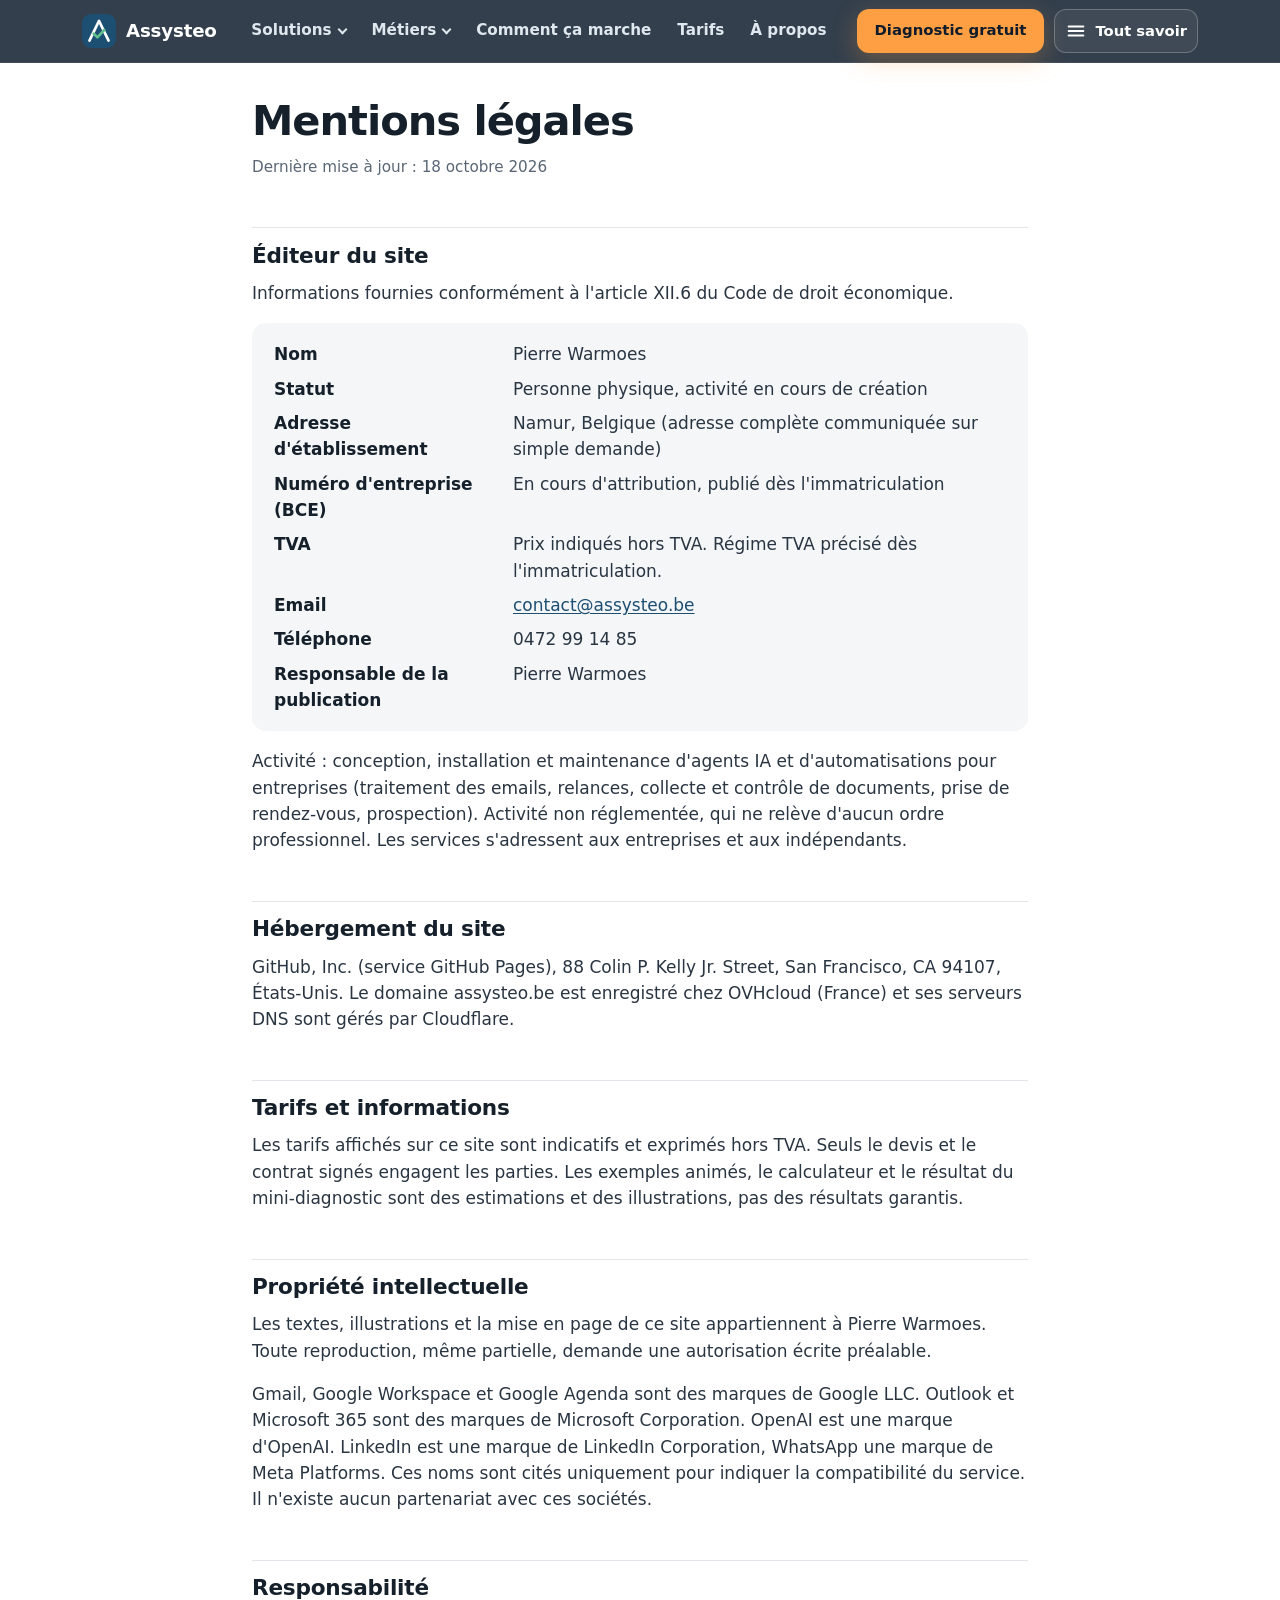
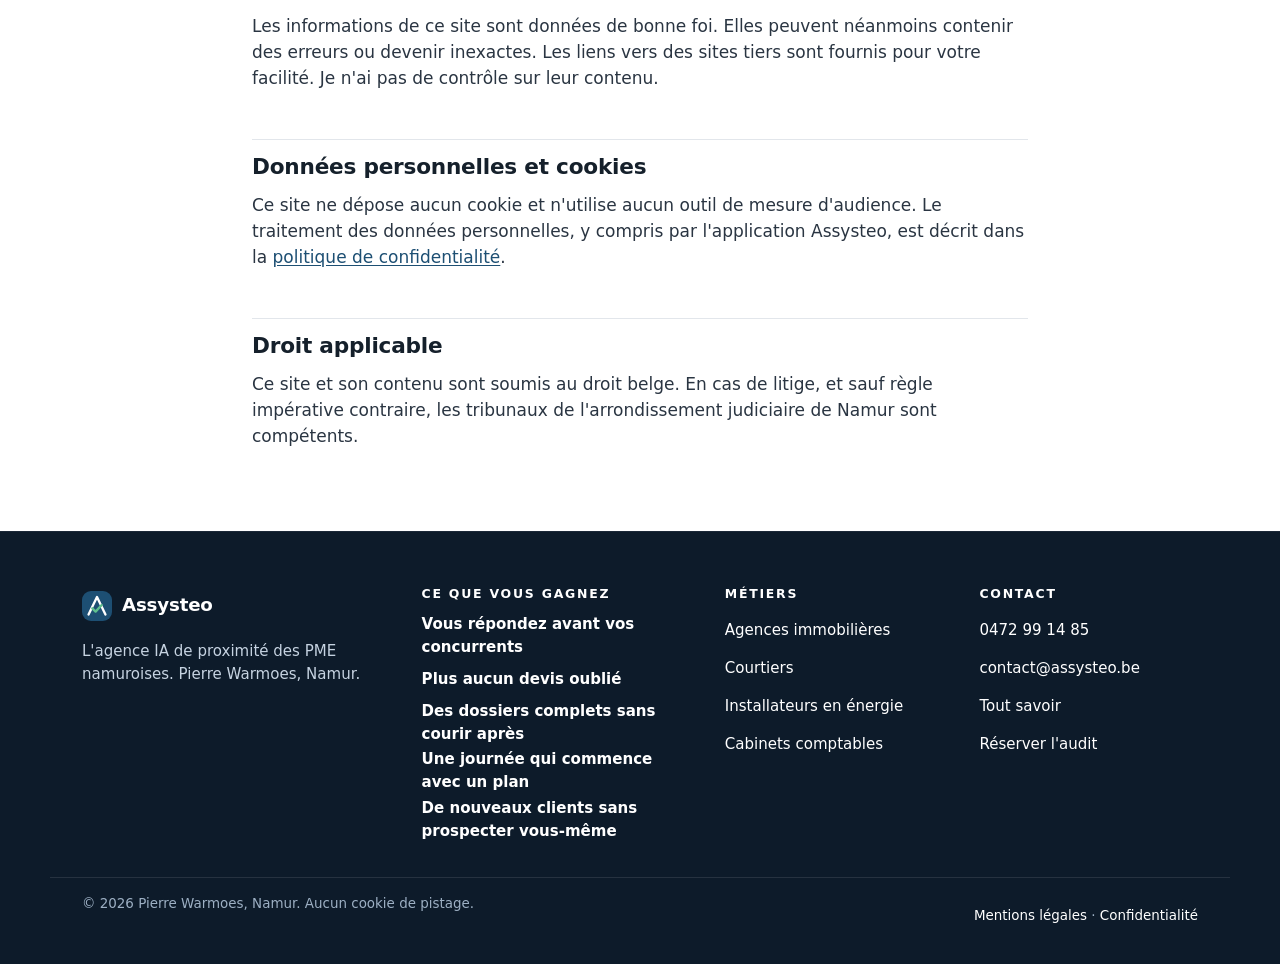
<file: mentions-legales.html>
<!DOCTYPE html>
<html lang="fr-BE">
<head>
<meta charset="utf-8">
<meta name="viewport" content="width=device-width, initial-scale=1">
<title>Mentions légales | Assysteo</title>
<meta name="description" content="Mentions légales du site Assysteo : éditeur à Namur, numéro d'entreprise, régime TVA, hébergeur, propriété intellectuelle, responsabilité et droit applicable.">
<meta name="robots" content="index, follow">
<link rel="canonical" href="https://assysteo.be/mentions-legales.html">
<!-- Versions linguistiques à venir : décommenter quand les pages existent.
<link rel="alternate" hreflang="fr-BE" href="https://assysteo.be/mentions-legales.html">
<link rel="alternate" hreflang="nl-BE" href="https://assysteo.be/nl/mentions-legales.html">
-->
<meta property="og:type" content="website">
<meta property="og:locale" content="fr_BE">
<meta property="og:site_name" content="Assysteo">
<meta property="og:title" content="Mentions légales | Assysteo">
<meta property="og:description" content="Éditeur, hébergeur, propriété intellectuelle et droit applicable du site Assysteo.">
<meta property="og:url" content="https://assysteo.be/mentions-legales.html">
<meta property="og:image" content="https://assysteo.be/og-image.png">
<meta name="twitter:card" content="summary_large_image">
<meta name="theme-color" content="#0d1b2a">
<meta name="color-scheme" content="light">
<link rel="icon" href="/favicon.svg" type="image/svg+xml">
<link rel="icon" href="/favicon-32.png" sizes="32x32" type="image/png">
<link rel="apple-touch-icon" href="/apple-touch-icon.png">
<script>document.documentElement.classList.add('js')</script>
<link rel="stylesheet" href="/site.css?v=2">
</head>
<body>

<a class="saut" href="#contenu">Aller au contenu</a>

<header class="tete">
  <div class="wrap tete-in">
    <a class="marque" href="/" aria-label="Assysteo, accueil"><img src="/favicon.svg" alt="" width="34" height="34">Assysteo</a>
    <nav class="nav" aria-label="Navigation principale">
      <ul>
        <li class="deroule"><details><summary>Solutions</summary>
          <ul class="sous">
            <li><a href="/#trouver">Trouver des clients<small>Prospection locale, LinkedIn</small></a></li>
            <li><a href="/#repondre">Répondre plus vite<small>Emails, chat du site, rendez-vous</small></a></li>
            <li><a href="/#alleger">Alléger l'administratif<small>Relances, contrôle des documents</small></a></li>
            <li><a href="/#piloter">Piloter et faire grandir<small>Résumé du matin, infogérance</small></a></li>
          </ul></details></li>
        <li class="deroule"><details><summary>Métiers</summary>
          <ul class="sous">
            <li><a href="/agences-immobilieres.html">Agences immobilières<small>Visites, pièces de vente, mandats</small></a></li>
            <li><a href="/courtiers.html">Courtiers crédit et assurance<small>Dossiers complets, pièces vérifiées</small></a></li>
            <li><a href="/installateurs-energie.html">Installateurs en énergie<small>Demandes de devis, relances</small></a></li>
            <li><a href="/comptables.html">Cabinets comptables<small>Pièces TVA, retardataires</small></a></li>
            <li><a href="/#diagnostic">Autre PME<small>Le diagnostic s'adapte à votre métier</small></a></li>
          </ul></details></li>
        <li><a href="/#info-methode">Comment ça marche</a></li>
        <li><a href="/#tarifs">Tarifs</a></li>
        <li><a href="/#info-pierre">À propos</a></li>
      </ul>
    </nav>
    <a class="btn btn-accent btn-petit tete-cta" href="/#diagnostic"><span class="long">Diagnostic gratuit</span><span class="court">Diagnostic</span></a>
    <a class="menu-btn" href="/#infos" aria-label="Tout savoir : questions, tarifs, données"><svg viewBox="0 0 24 24" aria-hidden="true"><path d="M4 7h16M4 12h16M4 17h16"/></svg><span class="txt">Tout savoir</span></a>
  </div>
</header>

<main id="contenu" class="page-texte">
  <div class="wrap">
    <h1>Mentions légales</h1>
    <p class="meta">Dernière mise à jour&nbsp;: 18 octobre 2026</p>

    <h2>Éditeur du site</h2>
    <p>Informations fournies conformément à l'article XII.6 du Code de droit économique.</p>
    <dl class="id">
      <dt>Nom</dt>
      <dd>Pierre Warmoes</dd>
      <dt>Statut</dt>
      <dd>Personne physique, activité en cours de création</dd>
      <dt>Adresse d'établissement</dt>
      <dd>Namur, Belgique (adresse complète communiquée sur simple demande)</dd>
      <dt>Numéro d'entreprise (BCE)</dt>
      <dd>En cours d'attribution, publié dès l'immatriculation</dd>
      <dt>TVA</dt>
      <dd>Prix indiqués hors TVA. Régime TVA précisé dès l'immatriculation.</dd>
      <dt>Email</dt>
      <dd><a href="mailto:contact@assysteo.be">contact@assysteo.be</a></dd>
      <dt>Téléphone</dt>
      <dd>0472 99 14 85</dd>
      <dt>Responsable de la publication</dt>
      <dd>Pierre Warmoes</dd>
    </dl>
    <p>Activité&nbsp;: conception, installation et maintenance d'agents IA et d'automatisations pour entreprises (traitement des emails, relances, collecte et contrôle de documents, prise de rendez-vous, prospection). Activité non réglementée, qui ne relève d'aucun ordre professionnel. Les services s'adressent aux entreprises et aux indépendants.</p>

    <h2>Hébergement du site</h2>
    <p>GitHub, Inc. (service GitHub Pages), 88 Colin P. Kelly Jr. Street, San Francisco, CA 94107, États-Unis. Le domaine assysteo.be est enregistré chez OVHcloud (France) et ses serveurs DNS sont gérés par Cloudflare.</p>

    <h2>Tarifs et informations</h2>
    <p>Les tarifs affichés sur ce site sont indicatifs et exprimés hors TVA. Seuls le devis et le contrat signés engagent les parties. Les exemples animés, le calculateur et le résultat du mini-diagnostic sont des estimations et des illustrations, pas des résultats garantis.</p>

    <h2>Propriété intellectuelle</h2>
    <p>Les textes, illustrations et la mise en page de ce site appartiennent à Pierre Warmoes. Toute reproduction, même partielle, demande une autorisation écrite préalable.</p>
    <p>Gmail, Google Workspace et Google Agenda sont des marques de Google LLC. Outlook et Microsoft 365 sont des marques de Microsoft Corporation. OpenAI est une marque d'OpenAI. LinkedIn est une marque de LinkedIn Corporation, WhatsApp une marque de Meta Platforms. Ces noms sont cités uniquement pour indiquer la compatibilité du service. Il n'existe aucun partenariat avec ces sociétés.</p>

    <h2>Responsabilité</h2>
    <p>Les informations de ce site sont données de bonne foi. Elles peuvent néanmoins contenir des erreurs ou devenir inexactes. Les liens vers des sites tiers sont fournis pour votre facilité. Je n'ai pas de contrôle sur leur contenu.</p>

    <h2>Données personnelles et cookies</h2>
    <p>Ce site ne dépose aucun cookie et n'utilise aucun outil de mesure d'audience. Le traitement des données personnelles, y compris par l'application Assysteo, est décrit dans la <a href="/confidentialite.html">politique de confidentialité</a>.</p>

    <h2>Droit applicable</h2>
    <p>Ce site et son contenu sont soumis au droit belge. En cas de litige, et sauf règle impérative contraire, les tribunaux de l'arrondissement judiciaire de Namur sont compétents.</p>
  </div>
</main>

<footer class="pied" data-pied>
  <div class="wrap pied-grille">
    <div class="pied-marque">
      <a class="marque" href="/"><img src="/favicon.svg" alt="" width="30" height="30">Assysteo</a>
      <p>L'agence IA de proximité des PME namuroises. Pierre Warmoes, Namur.</p>
    </div>
    <div class="pied-benefices">
      <p class="pied-titre">Ce que vous gagnez</p>
      <ul>
        <li><a href="/#repondre">Vous répondez avant vos concurrents</a></li>
        <li><a href="/#alleger">Plus aucun devis oublié</a></li>
        <li><a href="/#alleger">Des dossiers complets sans courir après</a></li>
        <li><a href="/#piloter">Une journée qui commence avec un plan</a></li>
        <li><a href="/#trouver">De nouveaux clients sans prospecter vous-même</a></li>
      </ul>
    </div>
    <div>
      <p class="pied-titre">Métiers</p>
      <ul>
        <li><a href="/agences-immobilieres.html">Agences immobilières</a></li>
        <li><a href="/courtiers.html">Courtiers</a></li>
        <li><a href="/installateurs-energie.html">Installateurs en énergie</a></li>
        <li><a href="/comptables.html">Cabinets comptables</a></li>
      </ul>
    </div>
    <div>
      <p class="pied-titre">Contact</p>
      <ul>
        <li><a href="tel:+32472991485">0472 99 14 85</a></li>
        <li><a href="mailto:contact@assysteo.be">contact@assysteo.be</a></li>
        <li class="hors-mobile"><a href="/#infos">Tout savoir</a></li>
        <li class="hors-mobile"><a href="https://n8n.assysteo.be/form/9b2f6c1e-4d7a-4e3b-8a51-3c0d2e7f9a64" data-cfg-href="URL_RESERVATION">Réserver l'audit</a></li>
      </ul>
    </div>
  </div>
  <div class="wrap pied-bas">
    <span>© 2026 Pierre Warmoes, Namur<span class="cookie">. Aucun cookie de pistage</span>.</span>
    <span><a href="/mentions-legales.html">Mentions légales</a> · <a href="/confidentialite.html">Confidentialité</a></span>
  </div>
</footer>

<script src="/config.js?v=2" defer></script>
<script src="/anim.js?v=7" defer onerror="document.documentElement.classList.remove('js')"></script>

</body>
</html>
</file>
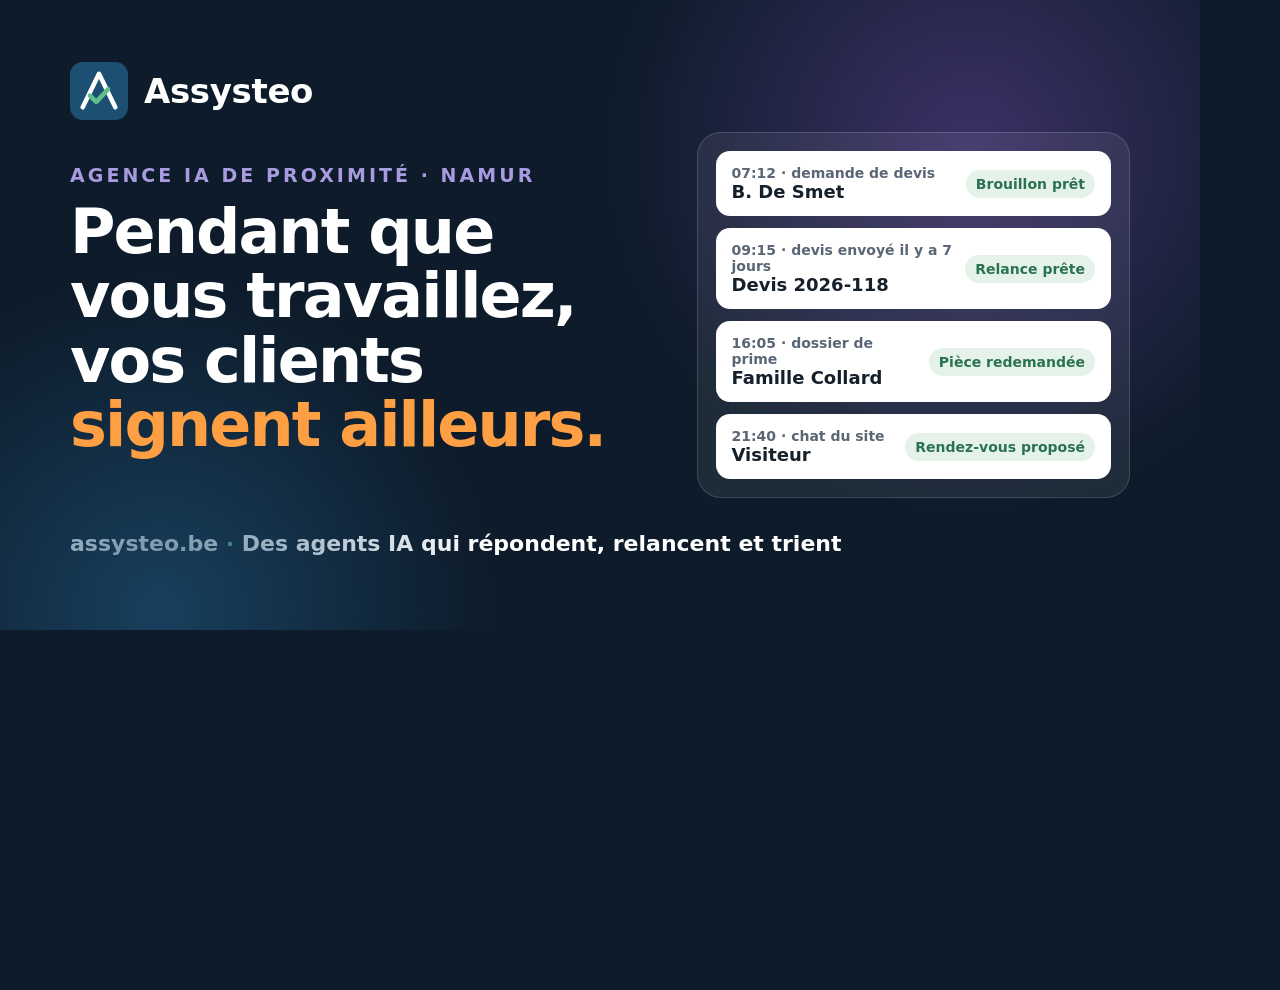
<file: outils/og-image.html>
<!DOCTYPE html>
<!-- Modèle de l'image de partage (og-image.png, 1200 × 630).
     Pour la refaire : ouvrir ce fichier dans un navigateur à 1200 × 630 px (Playwright : viewport 1200 × 630) et faire une capture de la page entière -->
<html lang="fr-BE"><head><meta charset="utf-8"><meta name="robots" content="noindex"><title>Image de partage Assysteo</title>
<style>
*{box-sizing:border-box}html,body{margin:0;width:1200px;height:630px;overflow:hidden}
body{font-family:system-ui,-apple-system,"Segoe UI",Roboto,Arial,sans-serif;background:#0d1b2a;color:#c6d3e1;position:relative}
body::before{content:"";position:absolute;right:-180px;top:-260px;width:820px;height:820px;border-radius:50%;background:radial-gradient(circle,rgba(91,63,143,.6),rgba(91,63,143,0) 62%)}
body::after{content:"";position:absolute;left:-220px;bottom:-360px;width:760px;height:760px;border-radius:50%;background:radial-gradient(circle,rgba(29,79,115,.7),rgba(29,79,115,0) 62%)}
.in{position:relative;z-index:1;display:grid;grid-template-columns:1.15fr .85fr;gap:40px;padding:62px 70px;height:100%}
.marque{display:flex;align-items:center;gap:16px;font-size:34px;font-weight:800;color:#fff;letter-spacing:-.01em}
.marque svg{width:58px;height:58px}
.sur{margin:44px 0 14px;font-size:19px;font-weight:800;letter-spacing:.16em;text-transform:uppercase;color:#a99be0}
h1{margin:0;font-size:62px;line-height:1.04;letter-spacing:-.03em;color:#fff;font-weight:800}
h1 span{color:#ff9f43}
.bas{position:absolute;left:70px;bottom:52px;font-size:22px;font-weight:700;color:#fff}
.bas i{font-style:normal;color:#5fc08e}
.flux{align-self:center;display:grid;gap:12px;padding:18px;border-radius:24px;background:rgba(255,255,255,.07);border:1px solid rgba(255,255,255,.15)}
.ev{display:flex;align-items:center;justify-content:space-between;gap:10px;padding:14px 16px;border-radius:14px;background:#fff;color:#15202b;font-size:18px;font-weight:700}
.ev small{display:block;font-size:14px;color:#5a6675;font-weight:600}
.t{flex:none;padding:6px 10px;border-radius:999px;background:#e5f2ea;color:#2b7350;font-size:14px;font-weight:800}
</style></head><body><div class="in">
<div>
 <div class="marque"><svg viewBox="0 0 64 64"><rect width="64" height="64" rx="14" fill="#1d4f73"/><path d="M14 50L32 13l18 37" fill="none" stroke="#fff" stroke-width="5" stroke-linecap="round" stroke-linejoin="round"/><path d="M22 37l7 7 13-14" fill="none" stroke="#5fc08e" stroke-width="5" stroke-linecap="round" stroke-linejoin="round"/></svg>Assysteo</div>
 <p class="sur">Agence IA de proximité · Namur</p>
 <h1>Pendant que vous travaillez, vos clients <span>signent ailleurs.</span></h1>
</div>
<div class="flux">
 <div class="ev"><div><small>07:12 · demande de devis</small>B. De Smet</div><span class="t">Brouillon prêt</span></div>
 <div class="ev"><div><small>09:15 · devis envoyé il y a 7 jours</small>Devis 2026-118</div><span class="t">Relance prête</span></div>
 <div class="ev"><div><small>16:05 · dossier de prime</small>Famille Collard</div><span class="t">Pièce redemandée</span></div>
 <div class="ev"><div><small>21:40 · chat du site</small>Visiteur</div><span class="t">Rendez-vous proposé</span></div>
</div>
</div>
<p class="bas">assysteo.be <i>·</i> Des agents IA qui répondent, relancent et trient</p>
</body></html>
</file>
<file: site.css>
/* ═══════════════════════════════════════════════════════════════════════
   Assysteo : feuille commune à toutes les pages.
   Couleurs, tailles et rythmes sont des variables (contrastes AA vérifiés).
   Aucune police téléchargée, aucun service tiers.
   Tout le contenu reste visible sans JavaScript : les règles « .js … »
   ne s'appliquent que lorsque le script a démarré.
   ═══════════════════════════════════════════════════════════════════════ */

:root {
  /* Marque */
  --nuit: #0d1b2a;          /* sections sombres (blanc dessus : 17:1) */
  --nuit-2: #13283d;        /* cartes sur fond sombre */
  --marine: #1d4f73;        /* bleu du logo (blanc dessus : 8,7:1) */
  --marine-fonce: #153b57;
  --marine-doux: #e7eff6;
  --violet: #5b3f8f;        /* l'IA (blanc dessus : 8,2:1) */
  --violet-clair: #a99be0;  /* violet lisible sur sombre (7:1) */
  --violet-doux: #f1edf9;
  --vert: #5fc08e;          /* vert du logo, « traité », sur sombre (7,8:1) */
  --vert-fonce: #2b7350;    /* le même sur fond clair (5,7:1) */
  --vert-doux: #e5f2ea;
  --accent: #ff9f43;        /* couleur chaude : boutons d'action et urgence (texte nuit : 8,5:1) */
  --accent-vif: #ffb35c;
  --accent-fonce: #a3480a;  /* urgence en texte sur fond clair */
  --accent-doux: #fff1e2;
  /* Texte et fonds */
  --encre: #15202b;
  --texte: #2a3542;
  --gris: #5a6675;          /* texte secondaire (5,9:1 sur blanc) */
  --gris-clair: #c6d3e1;    /* texte secondaire sur sombre (11:1) */
  --gris-sombre: #9db0c4;   /* petites notes sur sombre (7,8:1) */
  --ligne: #e2e6eb;
  --bord-champ: #7b8794;    /* contour des champs (3,7:1) */
  --fond: #ffffff;
  --doux: #f4f6f8;
  /* Formes et mouvements */
  --rayon: 18px;
  --largeur: 1180px;
  --gouttiere: clamp(16px, 4.5vw, 32px);
  --ease: cubic-bezier(.2, .7, .2, 1);
  --rapide: .18s;
  --moyen: .32s;
  /* Alias lus par chat.css : ne pas supprimer */
  --ink: var(--encre); --text: var(--texte); --muted: var(--gris); --line: var(--ligne); --soft: var(--doux);
  --brand: var(--marine); --brand-dark: var(--marine-fonce); --brand-soft: var(--marine-doux);
  --amber: var(--accent-fonce); --amber-soft: var(--accent-doux); --ok: var(--vert-fonce); --ok-soft: var(--vert-doux);
  color-scheme: light;
}

/* ════════ 1. Base ════════ */
*, *::before, *::after { box-sizing: border-box; }
html { -webkit-text-size-adjust: 100%; scroll-behavior: smooth; scroll-padding-top: 72px; }
body {
  margin: 0; background: var(--fond); color: var(--texte);
  font-family: system-ui, -apple-system, "Segoe UI", Roboto, "Helvetica Neue", Arial, sans-serif;
  font-size: 17px; line-height: 1.55; overflow-wrap: break-word;
  -webkit-font-smoothing: antialiased; text-rendering: optimizeLegibility;
}
img, svg { max-width: 100%; height: auto; }
a { color: var(--marine); text-underline-offset: 2px; }
a:hover { color: var(--marine-fonce); }
h1, h2, h3 { color: var(--encre); font-weight: 800; line-height: 1.08; letter-spacing: -.025em; margin: 0 0 .45em; text-wrap: balance; }
h1 { font-size: clamp(2.3rem, 1.05rem + 5.4vw, 4.5rem); }
h2 { font-size: clamp(1.75rem, .95rem + 3.3vw, 3.05rem); }
h3 { font-size: 1.15rem; letter-spacing: -.01em; line-height: 1.25; }
p { margin: 0 0 1em; }
ul, ol { margin: 0 0 1em; padding-left: 1.2em; }
button, input, select, textarea { font: inherit; }
:focus-visible { outline: 3px solid var(--marine); outline-offset: 3px; border-radius: 6px; }
:where(.sombre, .tete, .pied, .resultat, .barre-mobile, .tiroir-tete, .gain, .journee-carte) :focus-visible { outline-color: var(--accent); }
.sombre .offre.conseille :focus-visible { outline-color: var(--marine); }
.wrap { max-width: var(--largeur); margin: 0 auto; padding-inline: var(--gouttiere); }
.sr { position: absolute !important; width: 1px; height: 1px; overflow: hidden; clip: rect(0 0 0 0); white-space: nowrap; }
.saut { position: absolute; left: -9999px; top: 0; z-index: 100; background: var(--accent); color: var(--nuit); padding: 10px 14px; font-weight: 800; }
.saut:focus { left: 8px; top: 8px; }
[hidden] { display: none !important; }
.js .sans-js { display: none !important; }
.diag-ko #quiz .sans-js { display: block !important; }
html:not(.js) .avec-js { display: none !important; }

/* ════════ 2. Boutons, pastilles, badges ════════ */
.btn {
  display: inline-flex; align-items: center; justify-content: center; gap: 8px;
  min-height: 50px; padding: 12px 22px; border-radius: 14px; border: 2px solid transparent;
  font-weight: 800; font-size: 1rem; line-height: 1.2; text-align: center; text-decoration: none; cursor: pointer;
  transition: transform var(--rapide) var(--ease), box-shadow var(--rapide), background var(--rapide), color var(--rapide), border-color var(--rapide);
}
.btn:active { transform: scale(.98); }
.btn .fl { display: inline-block; transition: transform var(--rapide) var(--ease); }
.btn:hover .fl { transform: translateX(4px); }
.btn-accent { background: var(--accent); color: var(--nuit); box-shadow: 0 8px 24px rgba(255, 159, 67, .28); }
.btn-accent:hover { background: var(--accent-vif); color: var(--nuit); transform: translateY(-2px); box-shadow: 0 14px 32px rgba(255, 159, 67, .38); }
.btn-contour { background: transparent; color: var(--marine); border-color: currentColor; }
.btn-contour:hover { background: var(--marine-doux); color: var(--marine-fonce); }
.sombre .btn-contour { color: #fff; border-color: rgba(255, 255, 255, .5); }
.sombre .btn-contour:hover { background: rgba(255, 255, 255, .1); color: #fff; border-color: #fff; }
.btn-nuit { background: var(--nuit); color: #fff; }
.btn-nuit:hover { background: var(--marine-fonce); color: #fff; transform: translateY(-2px); }
.btn-petit { min-height: 44px; padding: 8px 16px; font-size: .93rem; border-radius: 12px; }
.actions { display: flex; flex-wrap: wrap; gap: 12px; margin: 26px 0 0; }
@media (max-width: 480px) { .actions .btn { width: 100%; } }

.pastille {
  display: inline-flex; align-items: center; gap: 8px; flex: none;
  min-height: 44px; padding: 8px 16px; border-radius: 999px; cursor: pointer; white-space: nowrap;
  border: 1px solid rgba(255, 255, 255, .24); background: rgba(255, 255, 255, .05); color: #e6edf4;
  font-weight: 700; font-size: .92rem;
  transition: background var(--rapide), border-color var(--rapide), color var(--rapide), transform var(--rapide) var(--ease);
}
.pastille:hover { border-color: rgba(255, 255, 255, .55); transform: translateY(-1px); }
.pastille[aria-pressed="true"] { background: #fff; color: var(--nuit); border-color: #fff; }
.clair .pastille, .pastille.claire { border-color: var(--ligne); background: #fff; color: var(--texte); }
.clair .pastille:hover, .pastille.claire:hover { border-color: var(--marine); color: var(--marine); }
.clair .pastille[aria-pressed="true"], .pastille.claire[aria-pressed="true"] { background: var(--marine); border-color: var(--marine); color: #fff; }
.defile { position: relative; display: flex; gap: 8px; overflow-x: auto; scrollbar-width: none; -webkit-overflow-scrolling: touch; padding: 2px; }
.defile::-webkit-scrollbar { display: none; }

.badge {
  display: inline-flex; align-items: center; gap: 6px; padding: 4px 10px; border-radius: 999px; white-space: nowrap;
  font-size: .72rem; font-weight: 800; letter-spacing: .04em; text-transform: uppercase;
}
.badge::before { content: ""; width: 7px; height: 7px; border-radius: 50%; background: currentColor; }
.badge.dispo { background: var(--vert-doux); color: var(--vert-fonce); }
.badge.demande { background: var(--accent-doux); color: var(--accent-fonce); }

.surtitre {
  display: inline-flex; align-items: center; gap: 10px; margin: 0 0 14px;
  font-size: .78rem; font-weight: 800; letter-spacing: .14em; text-transform: uppercase; color: var(--violet);
}
.surtitre::before { content: ""; width: 24px; height: 2px; border-radius: 2px; background: currentColor; }
.sombre .surtitre { color: var(--violet-clair); }
.chapo { font-size: clamp(1.04rem, .98rem + .45vw, 1.25rem); max-width: 36em; color: var(--texte); margin: 0; }
.sombre .chapo { color: var(--gris-clair); }
.note { font-size: .82rem; color: var(--gris); line-height: 1.45; }
.sombre .note { color: var(--gris-sombre); }

/* ════════ 3. Sections ════════ */
.bloc { position: relative; padding: clamp(40px, 7vw, 96px) 0; }
.sombre { background: var(--nuit); color: var(--gris-clair); }
.sombre :where(h1, h2, h3) { color: #fff; }
.sombre :where(b, strong) { color: #fff; }
.sombre a:not(.btn) { color: #fff; }
.teinte { background: linear-gradient(180deg, var(--doux) 0%, var(--violet-doux) 100%); }
.entete-bloc { max-width: 44em; margin-bottom: clamp(18px, 3vw, 34px); }
.entete-bloc h2 { margin-bottom: .3em; }
/* Halo lumineux des sections sombres */
.halo { position: relative; overflow: hidden; isolation: isolate; }
.halo::before {
  content: ""; position: absolute; inset: -260px -10% auto auto; width: min(900px, 120vw); aspect-ratio: 1; z-index: -1; pointer-events: none;
  background: radial-gradient(circle, rgba(91, 63, 143, .55) 0%, rgba(91, 63, 143, 0) 62%);
}
.halo::after {
  content: ""; position: absolute; inset: auto auto -340px -20%; width: min(800px, 110vw); aspect-ratio: 1; z-index: -1; pointer-events: none;
  background: radial-gradient(circle, rgba(29, 79, 115, .6) 0%, rgba(29, 79, 115, 0) 62%);
}

/* ════════ 4. En-tête commun ════════ */
.tete { position: sticky; top: 0; z-index: 50; background: rgba(13, 27, 42, .96); color: #fff; border-bottom: 1px solid rgba(255, 255, 255, .08); }
@supports ((backdrop-filter: blur(8px)) or (-webkit-backdrop-filter: blur(8px))) {
  .tete { background: rgba(13, 27, 42, .84); -webkit-backdrop-filter: saturate(1.4) blur(12px); backdrop-filter: saturate(1.4) blur(12px); }
}
.tete-in { display: flex; align-items: center; gap: 10px; min-height: 62px; }
.marque { display: inline-flex; align-items: center; gap: 10px; min-height: 44px; margin-right: auto; color: #fff; text-decoration: none; font-weight: 800; font-size: 1.14rem; letter-spacing: -.01em; }
.marque img { flex: none; border-radius: 9px; }
.marque:hover { color: #fff; }
.nav { display: none; }
.nav > ul { display: flex; align-items: center; gap: 2px; list-style: none; margin: 0; padding: 0; }
.nav a, .nav summary {
  display: flex; align-items: center; gap: 7px; min-height: 44px; padding: 0 12px; border-radius: 10px; cursor: pointer;
  color: #dfe7ef; text-decoration: none; font-size: .95rem; font-weight: 650; list-style: none;
  transition: background var(--rapide), color var(--rapide);
}
.nav summary::-webkit-details-marker { display: none; }
.nav summary::after { content: ""; width: 7px; height: 7px; margin-top: -3px; border-right: 2px solid currentColor; border-bottom: 2px solid currentColor; transform: rotate(45deg); transition: transform var(--rapide); }
.nav details[open] > summary::after { transform: rotate(-135deg); margin-top: 3px; }
.nav a:hover, .nav summary:hover, .nav details[open] > summary { background: rgba(255, 255, 255, .09); color: #fff; }
.deroule { position: relative; }
.sous {
  position: absolute; top: calc(100% + 10px); left: -8px; z-index: 5; min-width: 300px; margin: 0; padding: 8px; list-style: none;
  background: #fff; border-radius: 16px; box-shadow: 0 24px 60px rgba(13, 27, 42, .35); animation: apparait .2s var(--ease);
}
.nav .sous a { flex-direction: column; align-items: flex-start; justify-content: center; gap: 1px; min-height: 52px; padding: 8px 12px; color: var(--encre); font-weight: 750; }
.nav .sous a:hover { background: var(--doux); color: var(--marine); }
.sous small { color: var(--gris); font-weight: 450; font-size: .83rem; }
.tete-cta .court { display: none; }
@media (max-width: 400px) { .tete-cta .long { display: none; } .tete-cta .court { display: inline; } .tete-in { gap: 8px; } .marque { font-size: 1.05rem; } }
.menu-btn {
  display: inline-flex; align-items: center; justify-content: center; gap: 8px; flex: none; min-width: 44px; height: 44px; padding: 0 10px;
  border-radius: 12px; border: 1px solid rgba(255, 255, 255, .24); background: rgba(255, 255, 255, .06); color: #fff; text-decoration: none; cursor: pointer; font-weight: 700; font-size: .92rem;
  transition: background var(--rapide);
}
.menu-btn:hover { background: rgba(255, 255, 255, .15); color: #fff; }
.menu-btn svg { width: 22px; height: 22px; fill: none; stroke: currentColor; stroke-width: 2.2; stroke-linecap: round; }
.menu-btn .txt { display: none; }
@media (min-width: 1040px) {
  .nav { display: block; margin-right: 8px; }
  .menu-btn .txt { display: inline; }
}

/* ════════ 5. Tiroir « Tout savoir » (réponses aux questions) ════════
   Sans JavaScript : il s'ouvre par l'ancre #infos (ou une ancre qu'il contient). */
.tiroir { display: none; position: fixed; inset: 0; z-index: 90; background: rgba(6, 13, 21, .62); }
.tiroir:target, .tiroir:has(:target) { display: block; }
/* Avec JavaScript, seul le script l'ouvre et le ferme (l'ancre ne suffit plus à le garder ouvert) */
.js .tiroir:not(.ouvert) { display: none; }
.js .tiroir.ouvert { display: block; }
html.tiroir-ouvert { overflow: hidden; }
.tiroir-panneau {
  scroll-padding-top: 72px; position: absolute; top: 0; right: 0; bottom: 0; width: min(540px, 100%); overflow-y: auto; overscroll-behavior: contain;
  background: var(--fond); box-shadow: -24px 0 60px rgba(0, 0, 0, .35); animation: glisse var(--moyen) var(--ease);
}
.tiroir-tete { position: sticky; top: 0; z-index: 2; display: flex; align-items: center; gap: 12px; padding: 9px 12px 9px 20px; background: var(--nuit); color: #fff; }
.tiroir-titre { margin: 0 auto 0 0; font-weight: 800; font-size: 1.12rem; color: #fff; }
.tiroir-fermer { display: inline-grid; place-items: center; width: 44px; height: 44px; border-radius: 12px; border: 0; background: rgba(255, 255, 255, .1); color: #fff; font-size: 1.7rem; line-height: 1; text-decoration: none; cursor: pointer; }
.tiroir-fermer:hover { background: rgba(255, 255, 255, .2); color: #fff; }
.tiroir-corps { padding: 16px 16px 48px; }
.raccourcis { display: flex; flex-wrap: wrap; gap: 8px; margin: 0 0 16px; padding: 0; list-style: none; }
.raccourcis a { display: inline-flex; align-items: center; min-height: 44px; padding: 6px 13px; border-radius: 999px; background: var(--doux); color: var(--encre); font-weight: 700; font-size: .88rem; text-decoration: none; }
.raccourcis a:hover { background: var(--marine-doux); color: var(--marine); }
.info { margin: 0 0 10px; border: 1px solid var(--ligne); border-radius: 16px; background: #fff; scroll-margin-top: 72px; }
.info > summary {
  position: relative; display: flex; align-items: center; gap: 12px; min-height: 60px; padding: 10px 52px 10px 14px;
  list-style: none; cursor: pointer; font-weight: 800; font-size: 1.04rem; color: var(--encre);
}
.info > summary::-webkit-details-marker { display: none; }
.info > summary::after { content: "+"; position: absolute; right: 18px; top: 50%; transform: translateY(-50%); font-size: 1.6rem; font-weight: 400; color: var(--marine); }
.info[open] > summary::after { content: "\2212"; }
.info[open] { border-color: #c9d6e3; box-shadow: 0 10px 30px rgba(21, 32, 43, .06); }
.info-ico { flex: none; display: grid; place-items: center; width: 38px; height: 38px; border-radius: 12px; background: var(--marine-doux); }
.info-ico svg { width: 20px; height: 20px; fill: none; stroke: var(--marine); stroke-width: 2; stroke-linecap: round; stroke-linejoin: round; }
.info-corps { padding: 0 16px 16px; font-size: .97rem; }
.info-corps > :last-child { margin-bottom: 0; }
.info-corps h3 { font-size: 1rem; margin: 1.1em 0 .4em; }
.question { border-top: 1px solid var(--ligne); }
.question > summary { position: relative; display: flex; align-items: center; min-height: 52px; padding: 10px 36px 10px 0; list-style: none; cursor: pointer; font-weight: 700; color: var(--encre); }
.question > summary::-webkit-details-marker { display: none; }
.question > summary::after { content: "+"; position: absolute; right: 4px; top: 50%; transform: translateY(-50%); font-size: 1.35rem; color: var(--marine); }
.question[open] > summary::after { content: "\2212"; }
.question > div { padding: 0 0 14px; }
.question > div > :last-child { margin-bottom: 0; }
.liste-coches { list-style: none; padding: 0; margin: 0 0 1em; display: grid; gap: 8px; }
.liste-coches li { position: relative; padding-left: 28px; }
.liste-coches li::before { content: ""; position: absolute; left: 4px; top: .45em; width: 12px; height: 7px; border-left: 2.5px solid var(--vert-fonce); border-bottom: 2.5px solid var(--vert-fonce); transform: rotate(-45deg); }
.sombre .liste-coches li::before { border-color: var(--vert); }
.etapes-liste { list-style: none; padding: 0; margin: 0 0 1em; counter-reset: e; display: grid; gap: 12px; }
.etapes-liste li { counter-increment: e; position: relative; padding-left: 46px; min-height: 34px; }
.etapes-liste li::before { content: counter(e); position: absolute; left: 0; top: 0; display: grid; place-items: center; width: 34px; height: 34px; border-radius: 50%; background: var(--violet); color: #fff; font-weight: 800; }
.etapes-liste b { display: block; color: var(--encre); }
.cartes-metiers { display: grid; gap: 8px; margin: 0 0 1em; padding: 0; list-style: none; }
.cartes-metiers a { display: block; padding: 12px 14px; border-radius: 14px; background: var(--doux); color: var(--texte); text-decoration: none; }
.cartes-metiers a:hover { background: var(--marine-doux); }
.cartes-metiers b { display: block; color: var(--encre); }
.coord { list-style: none; padding: 0; margin: 0 0 1em; display: grid; gap: 4px; }
.coord a { display: inline-flex; align-items: center; min-height: 44px; font-weight: 700; }

/* ════════ 6. Pied de page ════════ */
.pied { background: var(--nuit); color: var(--gris-clair); padding: 52px 0 26px; font-size: .94rem; border-top: 1px solid rgba(255, 255, 255, .06); }
.pied a { color: #fff; text-decoration: none; }
.pied a:hover { text-decoration: underline; color: #fff; }
.pied-grille { display: grid; grid-template-columns: 1.25fr 1.1fr .9fr .9fr; gap: 36px; }
.pied-titre { margin: 0 0 10px; color: #fff; font-weight: 800; font-size: .78rem; letter-spacing: .14em; text-transform: uppercase; }
.pied ul { list-style: none; margin: 0; padding: 0; display: grid; gap: 2px; }
.pied li a { display: inline-flex; align-items: center; min-height: 36px; }
.pied-marque p { margin: 12px 0 0; max-width: 22em; }
.pied-benefices a { font-weight: 650; }
.pied-bas a { display: inline-flex; align-items: center; min-height: 44px; }
.pied-bas { display: flex; flex-wrap: wrap; justify-content: space-between; gap: 6px 18px; margin-top: 34px; padding-top: 16px; border-top: 1px solid rgba(255, 255, 255, .1); font-size: .84rem; color: var(--gris-sombre); }
@media (max-width: 900px) { .pied-grille { grid-template-columns: 1fr 1fr; gap: 22px 18px; } .pied-marque { grid-column: 1 / -1; } }
@media (max-width: 640px) {
  .pied { padding: 30px 0 18px; }
  .pied-benefices { display: none; }
  .pied li a { min-height: 44px; }
  .pied-marque p { margin-top: 6px; }
  .pied-bas { margin-top: 18px; }
}

/* ════════ 7. Barre d'action collante (téléphone) ════════ */
.barre-mobile { display: none; }
@media (max-width: 640px) {
  .barre-mobile {
    display: flex; align-items: center; gap: 8px; position: fixed; left: 0; right: 0; bottom: 0; z-index: 55;
    padding: 9px 12px calc(9px + env(safe-area-inset-bottom)); background: rgba(13, 27, 42, .97); border-top: 1px solid rgba(255, 255, 255, .12);
    transition: transform var(--moyen) var(--ease);
  }
  .barre-mobile .btn { flex: 1; min-height: 48px; padding: 10px 12px; }
  .barre-ico { flex: none; display: inline-grid; place-items: center; width: 48px; height: 48px; border-radius: 13px; border: 1px solid rgba(255, 255, 255, .22); background: rgba(255, 255, 255, .07); color: #fff; cursor: pointer; text-decoration: none; }
  .barre-ico svg { width: 22px; height: 22px; fill: none; stroke: currentColor; stroke-width: 2; stroke-linecap: round; stroke-linejoin: round; }
  .barre-ico:hover { color: #fff; background: rgba(255, 255, 255, .15); }
  .barre-mobile { visibility: visible; transition: transform var(--moyen) var(--ease), visibility 0s; }
  .js .barre-mobile.cachee { transform: translateY(115%); visibility: hidden; transition: transform var(--moyen) var(--ease), visibility 0s linear var(--moyen); }
  html { scroll-padding-bottom: 80px; }
  /* La bulle de chat est remplacée par le bouton de la barre ; son invitation se place au-dessus. */
  .ac-bouton { display: none !important; }
  .ac-invitation { bottom: 80px !important; }
}

/* ════════ 8. Accueil : hero et journée animée ════════ */
.hero { padding: clamp(26px, 5vw, 76px) 0 0; }
.hero-grille { display: grid; gap: 26px; align-items: center; }
.hero h1 { color: #fff; margin-bottom: .32em; font-size: clamp(2.3rem, 1.05rem + 4.6vw, 4.2rem); }
.hero h1 .chaud { color: var(--accent); }
.hero-sous { font-size: clamp(1.05rem, .97rem + .55vw, 1.32rem); color: var(--gris-clair); max-width: 31em; margin: 0; }
.hero .actions { margin-top: 22px; }
@media (min-width: 960px) { .hero-grille { grid-template-columns: 1.05fr 1fr; gap: 56px; } .hero { padding-bottom: 8px; } .journee-metiers { flex-wrap: wrap; overflow: visible; } }
.confiance {
  list-style: none; margin: clamp(22px, 4vw, 44px) auto 0; padding: 15px var(--gouttiere) 18px; max-width: var(--largeur);
  display: flex; flex-wrap: wrap; justify-content: center; gap: 10px 26px; border-top: 1px solid rgba(255, 255, 255, .09);
}
.confiance li { display: inline-flex; align-items: center; gap: 8px; color: #e1e8f0; font-size: .9rem; font-weight: 650; white-space: nowrap; }
.confiance svg { width: 18px; height: 18px; flex: none; fill: none; stroke: var(--vert); stroke-width: 2.4; stroke-linecap: round; stroke-linejoin: round; }
@media (max-width: 640px) {
  .confiance { flex-wrap: nowrap; justify-content: flex-start; overflow-x: auto; scrollbar-width: none; gap: 20px; margin-top: 10px; padding-block: 10px 12px;
    -webkit-mask-image: linear-gradient(90deg, #000 82%, transparent); mask-image: linear-gradient(90deg, #000 82%, transparent); }
  .confiance::-webkit-scrollbar { display: none; }
}

.journee { margin: 0; min-width: 0; }
.journee-metiers { margin: 0 -2px 10px; }
.journee-carte {
  position: relative; border-radius: 22px; padding: 14px; border: 1px solid rgba(255, 255, 255, .14);
  background: linear-gradient(180deg, rgba(255, 255, 255, .08), rgba(255, 255, 255, .03)); box-shadow: 0 30px 80px rgba(0, 0, 0, .38);
}
.journee-tete { display: flex; align-items: center; justify-content: space-between; gap: 10px; margin-bottom: 12px; }
.horloge { display: flex; flex-direction: column; line-height: 1.15; color: var(--gris-sombre); font-size: .76rem; font-weight: 700; text-transform: uppercase; letter-spacing: .08em; }
.horloge b { color: #fff; font-size: 1.35rem; letter-spacing: .02em; font-variant-numeric: tabular-nums; text-transform: none; }
.bascule { display: inline-flex; flex: none; padding: 2px; border-radius: 999px; background: rgba(0, 0, 0, .32); border: 1px solid rgba(255, 255, 255, .14); }
.bascule button { min-height: 44px; padding: 6px 13px; border: 0; border-radius: 999px; background: none; color: var(--gris-clair); font-weight: 800; font-size: .83rem; cursor: pointer; transition: background var(--rapide), color var(--rapide); }
.bascule button:hover { color: #fff; }
.bascule button[aria-pressed="true"] { background: #fff; color: var(--nuit); }
.bascule button[data-mode="sans"][aria-pressed="true"] { background: var(--accent); color: var(--nuit); }
.clair .bascule { background: var(--doux); border-color: var(--ligne); }
.clair .bascule button { color: var(--texte); }
.clair .bascule button[aria-pressed="true"] { background: var(--nuit); color: #fff; }
.clair .bascule button[data-mode="sans"][aria-pressed="true"] { background: var(--accent); color: var(--nuit); }

.flux-zone { position: relative; padding-left: 30px; }
.flux-zone::before { content: ""; position: absolute; left: 11px; top: 26px; bottom: 14px; width: 2px; border-radius: 2px; background: linear-gradient(180deg, rgba(169, 155, 224, .9), rgba(169, 155, 224, .1)); }
.noyau {
  position: absolute; left: 2px; top: 0; width: 20px; height: 20px; border-radius: 50%;
  background: radial-gradient(circle at 35% 35%, #fff 0, #cfc5f5 30%, #8b6fd1 62%, #5b3f8f 100%);
  box-shadow: 0 0 16px 5px rgba(169, 155, 224, .6), 0 0 46px 14px rgba(91, 63, 143, .45);
  animation: respire 2.8s ease-in-out infinite;
}
.journee.travaille .noyau { animation-duration: .9s; }
.mode-sans .noyau { filter: grayscale(1) brightness(.6); box-shadow: none; animation: none; }
.mode-sans .flux-zone::before { background: rgba(255, 255, 255, .12); }
.flux { list-style: none; margin: 0; padding: 0; display: grid; gap: 8px; }
.ev {
  position: relative; display: grid; grid-template-columns: 34px minmax(0, 1fr) auto; align-items: center; gap: 4px 10px;
  padding: 9px 11px; border-radius: 14px; background: #fff; color: var(--texte); box-shadow: 0 8px 22px rgba(0, 0, 0, .2);
  transition: transform var(--moyen) var(--ease), box-shadow var(--moyen), opacity var(--moyen);
}
.ev::before { content: ""; position: absolute; left: -19px; top: 50%; width: 19px; height: 2px; background: rgba(169, 155, 224, .22); transition: background var(--moyen), box-shadow var(--moyen); }
.ev.traite::before { background: var(--violet-clair); box-shadow: 0 0 8px var(--violet-clair); }
.ev.en-cours { box-shadow: 0 0 0 2px var(--violet-clair), 0 10px 30px rgba(91, 63, 143, .5); }
.ev-ico { display: grid; place-items: center; width: 34px; height: 34px; border-radius: 10px; background: var(--marine-doux); color: var(--marine); }
.ev-ico svg { width: 18px; height: 18px; fill: none; stroke: currentColor; stroke-width: 2; stroke-linecap: round; stroke-linejoin: round; }
.ev[data-canal="chat"] .ev-ico { background: var(--violet-doux); color: var(--violet); }
.ev[data-canal="devis"] .ev-ico, .ev[data-canal="facture"] .ev-ico { background: var(--accent-doux); color: var(--accent-fonce); }
.ev[data-canal="rdv"] .ev-ico { background: var(--vert-doux); color: var(--vert-fonce); }
.ev[data-canal="doc"] .ev-ico { background: #eef0f3; color: var(--encre); }
.ev-corps { min-width: 0; }
.ev-ligne { display: flex; align-items: baseline; gap: 8px; margin: 0; font-size: .8rem; color: var(--gris); }
.ev-ligne b { min-width: 0; overflow: hidden; text-overflow: ellipsis; white-space: nowrap; color: var(--encre); font-size: .9rem; }
.ev-ligne time { flex: none; font-variant-numeric: tabular-nums; font-weight: 700; }
.ev-objet { margin: 0; font-size: .84rem; color: var(--texte); white-space: nowrap; overflow: hidden; text-overflow: ellipsis; }
.ev-etat { justify-self: end; padding: 5px 9px; border-radius: 999px; white-space: nowrap; font-size: .73rem; font-weight: 800; background: var(--vert-doux); color: var(--vert-fonce); }
.ev.attente .ev-etat { background: var(--accent-doux); color: var(--accent-fonce); }
.js .ev.vide .ev-etat { visibility: hidden; }
.ev.pop .ev-etat { animation: pop .35s cubic-bezier(.3, 1.6, .5, 1) both; }
.ev.arrive { animation: arrive .45s var(--ease) both; }
/* Le désordre : sans agents, les demandes s'empilent de travers */
.mode-sans .ev, .ev.desordre { transform: translateX(var(--dx, 0)) rotate(var(--r, 0deg)); }
.ev:nth-child(1) { --r: -2.2deg; --dx: 8px; } .ev:nth-child(2) { --r: 1.8deg; --dx: -6px; } .ev:nth-child(3) { --r: -1.2deg; --dx: 14px; }
.ev:nth-child(4) { --r: 2.4deg; --dx: 2px; } .ev:nth-child(5) { --r: -1.8deg; --dx: -4px; }
.journee-bilan { display: flex; justify-content: space-between; gap: 10px; min-height: 1.6em; margin: 12px 0 0; font-size: .86rem; color: var(--gris-clair); white-space: nowrap; }
.journee-bilan .rouge { color: var(--accent); font-weight: 800; }
.journee-bilan .vert { color: var(--vert); font-weight: 800; }
.legende { margin: 10px 0 0; font-size: .82rem; color: var(--gris-sombre); }
.legende a { display: inline-flex; align-items: center; min-height: 44px; color: #fff; font-weight: 700; }
@media (max-width: 640px) {
  .flux .ev:nth-child(n+5) { display: none; }
  .ev { grid-template-columns: 32px minmax(0, 1fr); padding: 8px 10px; }
  .ev-etat { grid-column: 2; justify-self: start; padding: 3px 8px; font-size: .7rem; }
  .ev-ico { width: 32px; height: 32px; grid-row: span 2; align-self: start; }
  .journee-carte { padding: 12px; border-radius: 18px; }
}

/* ════════ 9. Calculateur ════════ */
.calc-grille { display: grid; gap: 18px; }
@media (min-width: 960px) { .calc-grille { grid-template-columns: 1.05fr 1fr; gap: 28px; align-items: stretch; } }
.calc { display: grid; grid-template-columns: repeat(2, minmax(0, 1fr)); gap: 2px 18px; align-content: space-evenly; margin: 0; padding: 16px 18px 10px; border: 1px solid var(--ligne); border-radius: var(--rayon); background: #fff; box-shadow: 0 20px 50px rgba(21, 32, 43, .06); }
.curseur { display: grid; grid-template-columns: minmax(0, 1fr) auto; align-items: center; align-content: center; gap: 0 12px; padding: 4px 0; }
.curseur label { font-size: .92rem; font-weight: 650; color: var(--encre); line-height: 1.3; }
.curseur output { min-width: 4.5ch; text-align: right; font-weight: 800; font-variant-numeric: tabular-nums; color: var(--marine); }
.curseur input { grid-column: 1 / -1; }
input[type="range"] { -webkit-appearance: none; appearance: none; width: 100%; height: 34px; margin: 0; background: transparent; cursor: pointer; touch-action: pan-y; }
input[type="range"]::-webkit-slider-runnable-track { height: 8px; border-radius: 99px; background: linear-gradient(90deg, var(--violet), var(--marine) var(--p, 50%), #dfe4ea var(--p, 50%)); }
input[type="range"]::-moz-range-track { height: 8px; border-radius: 99px; background: linear-gradient(90deg, var(--violet), var(--marine) var(--p, 50%), #dfe4ea var(--p, 50%)); }
input[type="range"]::-webkit-slider-thumb { -webkit-appearance: none; width: 28px; height: 28px; margin-top: -10px; border-radius: 50%; background: #fff; border: 3px solid var(--marine); box-shadow: 0 3px 10px rgba(21, 32, 43, .28); transition: transform var(--rapide) var(--ease); }
input[type="range"]::-moz-range-thumb { width: 22px; height: 22px; border-radius: 50%; background: #fff; border: 3px solid var(--marine); box-shadow: 0 3px 10px rgba(21, 32, 43, .28); }
input[type="range"]:active::-webkit-slider-thumb { transform: scale(1.18); }
input[type="range"]:focus-visible { outline: none; }
input[type="range"]:focus-visible::-webkit-slider-thumb { box-shadow: 0 0 0 4px var(--violet); }
input[type="range"]:focus-visible::-moz-range-thumb { box-shadow: 0 0 0 4px var(--violet); }

.resultat { position: relative; overflow: hidden; isolation: isolate; display: flex; flex-direction: column; padding: 20px; border-radius: var(--rayon); background: var(--nuit); color: var(--gris-clair); }
.resultat::before { content: ""; position: absolute; right: -30%; top: -50%; width: 90%; aspect-ratio: 1; z-index: -1; background: radial-gradient(circle, rgba(255, 159, 67, .28), transparent 62%); }
.res-label { margin: 0 0 6px; color: var(--violet-clair); font-size: .76rem; font-weight: 800; letter-spacing: .12em; text-transform: uppercase; }
.res-gros { margin: 0; color: #fff; font-size: clamp(2.7rem, 2rem + 3.2vw, 4.4rem); font-weight: 800; line-height: 1; letter-spacing: -.035em; font-variant-numeric: tabular-nums; }
.res-gros small { margin-left: 6px; color: var(--accent); font-size: .34em; font-weight: 800; letter-spacing: 0; }
.res-an { margin: 8px 0 14px; color: #fff; font-size: 1.02rem; }
.res-lignes { display: grid; gap: 10px; margin: 0 0 16px; }
.res-ligne { display: grid; grid-template-columns: minmax(0, 1fr) auto; gap: 5px 10px; font-size: .88rem; }
.res-ligne b { font-variant-numeric: tabular-nums; }
.res-ligne i { grid-column: 1 / -1; height: 6px; border-radius: 9px; background: rgba(255, 255, 255, .1); overflow: hidden; }
.res-ligne i::after { content: ""; display: block; width: var(--w, 50%); height: 100%; border-radius: inherit; background: linear-gradient(90deg, var(--violet-clair), var(--accent)); transition: width .4s var(--ease); }
.resultat .btn { margin-top: auto; }
.formule { margin: 12px 0 0; font-size: .76rem; line-height: 1.45; color: var(--gris-sombre); }
.formule summary { display: inline-flex; align-items: center; min-height: 44px; cursor: pointer; font-weight: 700; color: var(--gris-clair); }
.formule p { margin: 4px 0 0; }

/* ════════ 10. Les 4 piliers ════════ */
.onglets { display: flex; gap: 6px; margin: 0 0 12px; padding: 5px; border: 1px solid var(--ligne); border-radius: 18px; background: #fff; }
.onglet {
  flex: 1 0 auto; display: inline-flex; align-items: center; justify-content: center; gap: 8px; min-height: 50px; padding: 8px 14px;
  border: 0; border-radius: 13px; background: none; color: var(--texte); font-weight: 800; font-size: .95rem; white-space: nowrap; cursor: pointer;
  transition: background var(--rapide), color var(--rapide);
}
.onglet:hover { background: var(--doux); }
.onglet[aria-selected="true"] { background: var(--nuit); color: #fff; }
.onglet .num { font-size: .72rem; font-weight: 800; color: var(--gris); }
.onglet[aria-selected="true"] .num { color: var(--violet-clair); }
html:not(.js) .onglets { display: none; }
.pilier + .pilier { margin-top: 28px; }
.js .pilier + .pilier { margin-top: 0; }
/* Avant le démarrage du script, seul le premier pilier s'affiche (pas de saut de page) */
.js .pilier + .pilier:not([role]) { display: none; }
.pilier-titre { margin: 0 0 6px; font-size: 1.4rem; }
.js .pilier-titre { position: absolute !important; width: 1px; height: 1px; overflow: hidden; clip: rect(0 0 0 0); white-space: nowrap; }
.pilier-promesse { margin: 0 0 12px; color: var(--gris); font-size: .98rem; }
.puces { margin: 0 0 12px; }
.puce .pt { width: 8px; height: 8px; border-radius: 50%; background: var(--vert-fonce); }
.puce.demande .pt { background: transparent; box-shadow: inset 0 0 0 2px var(--accent-fonce); }
.puce[aria-pressed="true"] .pt { background: #fff; }
.puce.demande[aria-pressed="true"] .pt { background: transparent; box-shadow: inset 0 0 0 2px #fff; }
.modules { display: grid; gap: 12px; }
.module {
  display: grid; gap: 16px; padding: 18px; border: 1px solid var(--ligne); border-radius: 22px; background: #fff;
  box-shadow: 0 22px 50px rgba(21, 32, 43, .07);
}
.js .module { display: none; }
.js .module.actif { display: grid; animation: apparait var(--moyen) var(--ease); }
@media (min-width: 900px) { .module { grid-template-columns: 1fr 1.1fr; align-items: center; gap: 34px; padding: 30px; } }
.module-tete { display: flex; flex-wrap: wrap; align-items: center; gap: 8px 10px; margin-bottom: 12px; }
.module h4 { margin: 0; color: var(--encre); font-weight: 800; letter-spacing: -.015em; line-height: 1.2; font-size: clamp(1.2rem, 1.1rem + .5vw, 1.5rem); }
.pas { display: grid; gap: 10px; margin: 0; }
.pas > div { display: grid; grid-template-columns: 104px minmax(0, 1fr); gap: 2px 12px; align-items: baseline; }
.pas dt { font-size: .72rem; font-weight: 800; letter-spacing: .08em; text-transform: uppercase; }
.pas dd { margin: 0; font-size: .98rem; line-height: 1.45; }
.pas .pb dt { color: var(--accent-fonce); }
.pas .ag dt { color: var(--violet); }
.pas .re dt { color: var(--vert-fonce); }
.pas .re dd { font-weight: 750; color: var(--encre); }
@media (max-width: 560px) { .pas > div { grid-template-columns: 1fr; } .pas dd { font-size: .95rem; } }
.module .actions { margin-top: 14px; }
.module.sur-demande .visuel { opacity: .92; }

/* Mini-visuels animés des modules (interfaces stylisées, sans image) */
.visuel { position: relative; overflow: hidden; min-height: 180px; padding: 14px; border-radius: 16px; background: linear-gradient(160deg, var(--doux), var(--violet-doux)); font-size: .84rem; }
.v-fen { position: relative; padding: 10px 12px; border-radius: 12px; background: #fff; box-shadow: 0 10px 26px rgba(21, 32, 43, .1); }
.v-fen + .v-fen { margin-top: 8px; }
.v-titre { display: flex; align-items: center; justify-content: space-between; gap: 8px; margin: 0 0 6px; font-weight: 800; color: var(--encre); font-size: .86rem; }
.v-titre span { color: var(--gris); font-weight: 600; font-size: .76rem; }
.v-l { display: flex; align-items: center; gap: 8px; padding: 6px 0; border-top: 1px solid var(--ligne); color: var(--texte); }
.v-l:first-of-type { border-top: 0; }
.v-l .d { margin-left: auto; white-space: nowrap; }
.v-tag { display: inline-block; padding: 2px 8px; border-radius: 999px; font-size: .7rem; font-weight: 800; white-space: nowrap; background: var(--marine-doux); color: var(--marine); }
.v-tag.ok { background: var(--vert-doux); color: var(--vert-fonce); }
.v-tag.at { background: var(--accent-doux); color: var(--accent-fonce); }
.v-tag.vi { background: var(--violet-doux); color: var(--violet); }
.v-bulle { max-width: 88%; padding: 7px 10px; border-radius: 12px 12px 12px 3px; background: var(--marine-doux); color: var(--encre); margin-bottom: 6px; }
.v-bulle.ia { margin-left: auto; border-radius: 12px 12px 3px 12px; background: var(--violet); color: #fff; }
.v-txt { color: var(--texte); line-height: 1.45; }
.v-barre { height: 6px; border-radius: 6px; background: var(--ligne); overflow: hidden; width: 70px; }
.v-barre i { display: block; height: 100%; width: var(--w, 60%); background: linear-gradient(90deg, var(--violet), var(--vert-fonce)); }
.v-creneaux { display: flex; gap: 6px; flex-wrap: wrap; }
.v-creneaux span { padding: 6px 9px; border-radius: 9px; border: 1px solid var(--ligne); font-weight: 700; font-size: .78rem; }
.v-creneaux .choisi { background: var(--vert-fonce); border-color: var(--vert-fonce); color: #fff; }
.v-ok { color: var(--vert-fonce); font-weight: 800; }
.v-ko { color: var(--accent-fonce); font-weight: 800; }
.v-mono { font-family: ui-monospace, SFMono-Regular, Menlo, Consolas, monospace; font-size: .78rem; }
.v-cachet { position: absolute; right: 12px; bottom: 12px; padding: 6px 10px; border-radius: 10px; background: var(--nuit); color: #fff; font-weight: 800; font-size: .74rem; transform: rotate(-3deg); }
html:not(.js) .visuel { display: none; }   /* sans JavaScript : le texte suffit, la page reste courte */
.js .module.actif .v-anim > * { animation: monte .5s var(--ease) both; animation-delay: calc(var(--i, 0) * 170ms + 120ms); }
.js .module.actif .v-pop { animation: pop .4s cubic-bezier(.3, 1.6, .5, 1) both; animation-delay: calc(var(--i, 0) * 170ms + 300ms); }
.js .module.actif .v-barre i { animation: remplit .9s var(--ease) both; animation-delay: calc(var(--i, 0) * 170ms + 200ms); }
.js .module.actif .v-creneaux .choisi { animation: choisit 1.6s var(--ease) both .8s; }
.tape { white-space: normal; }
.tape-reste { color: transparent; }
.js .tape.ecrit .tape-vu::after { content: ""; display: inline-block; width: 2px; height: 1em; margin-left: 1px; vertical-align: -2px; background: var(--marine); animation: clignote .8s steps(1) infinite; }
.scene.rejoue .frise li { animation: monte .4s var(--ease) both; animation-delay: calc(var(--i, 0) * 110ms); }

/* ════════ 11. Bande « Assysteo tourne avec ses propres agents » et fin de page ════════ */
.agents-bande { margin-bottom: clamp(30px, 5vw, 56px); }
.agents-bande .surtitre { margin-bottom: 12px; }
.agents-liste { display: grid; grid-template-columns: repeat(4, minmax(0, 1fr)); gap: 12px; margin: 0; padding: 0; list-style: none; }
.agents-liste li { padding: 14px 16px; border-radius: 16px; background: rgba(255, 255, 255, .05); border: 1px solid rgba(255, 255, 255, .12); font-size: .9rem; line-height: 1.4; }
.agents-liste b { display: block; margin: 6px 0 2px; font-size: 1rem; }
.quand { display: flex; align-items: center; gap: 8px; color: var(--vert); font-size: .74rem; font-weight: 800; letter-spacing: .08em; text-transform: uppercase; }
.pouls { flex: none; width: 9px; height: 9px; border-radius: 50%; background: var(--vert); animation: pouls 2.2s ease-out infinite; }
.stats { display: flex; flex-wrap: wrap; gap: 12px 34px; margin: 18px 0 0; }
.stats div { color: var(--gris-clair); font-size: .9rem; }
.stats b { display: block; font-size: clamp(1.8rem, 1.4rem + 1.6vw, 2.6rem); font-weight: 800; line-height: 1.05; letter-spacing: -.02em; font-variant-numeric: tabular-nums; }
@media (max-width: 900px) {
  .agents-liste { display: flex; overflow-x: auto; scroll-snap-type: x mandatory; scrollbar-width: none; margin-inline: calc(-1 * var(--gouttiere)); padding-inline: var(--gouttiere); }
  .agents-liste::-webkit-scrollbar { display: none; }
  .agents-liste li { flex: 0 0 min(250px, 70%); scroll-snap-align: start; padding: 12px 14px; font-size: .85rem; }
}

.pilote { display: flex; flex-wrap: wrap; align-items: center; gap: 12px 18px; margin: 0 0 18px; padding: 14px 18px; border-radius: 18px; border: 1px solid rgba(255, 159, 67, .5); background: linear-gradient(90deg, rgba(255, 159, 67, .16), rgba(255, 159, 67, .03)); }
.places { display: flex; gap: 7px; }
.places i { width: 24px; height: 24px; border-radius: 50%; border: 2px solid rgba(255, 159, 67, .6); }
.places i.libre { background: var(--accent); border-color: var(--accent); box-shadow: 0 0 14px rgba(255, 159, 67, .55); }
.pilote-texte { margin: 0; flex: 1 1 260px; font-size: .95rem; }
.pilote-texte b { font-size: 1.08rem; }
.pilote.complet { border-color: rgba(255, 255, 255, .25); background: rgba(255, 255, 255, .05); }

.offres { display: grid; grid-template-columns: repeat(3, minmax(0, 1fr)); gap: 16px; align-items: stretch; margin: 26px 0 0; }
.offre { position: relative; display: flex; flex-direction: column; padding: 22px 20px; border-radius: 20px; background: rgba(255, 255, 255, .05); border: 1px solid rgba(255, 255, 255, .14); transition: transform var(--moyen) var(--ease), border-color var(--moyen), box-shadow var(--moyen); }
.offre:hover { transform: translateY(-4px); border-color: rgba(255, 255, 255, .34); }
.offre h3 { margin: 0 0 2px; font-size: 1.2rem; }
.offre-pour { margin: 0 0 10px; font-size: .88rem; }
.prix { margin: 4px 0 0; color: #fff; font-size: clamp(1.7rem, 1.4rem + 1vw, 2.2rem); font-weight: 800; line-height: 1.05; letter-spacing: -.02em; font-variant-numeric: tabular-nums; }
.prix small { font-size: .45em; font-weight: 700; letter-spacing: 0; }
.prix-sous { margin: 4px 0 12px; font-size: .86rem; }
.offre .liste-coches { font-size: .9rem; margin-bottom: 0; gap: 6px; }
.offre.conseille { background: #fff; color: var(--texte); border-color: #fff; box-shadow: 0 26px 70px rgba(0, 0, 0, .4); }
.offre.conseille :where(h3, b, strong), .offre.conseille .prix { color: var(--encre); }
.offre.conseille .liste-coches li::before { border-color: var(--vert-fonce); }
.offre-badge { position: absolute; top: -12px; left: 18px; padding: 4px 11px; border-radius: 999px; background: var(--accent); color: var(--nuit); font-size: .72rem; font-weight: 800; letter-spacing: .06em; text-transform: uppercase; }
@media (max-width: 900px) {
  .offres { display: flex; gap: 12px; overflow-x: auto; scroll-snap-type: x mandatory; scrollbar-width: none; margin-inline: calc(-1 * var(--gouttiere)); padding: 14px var(--gouttiere) 4px; }
  .offres::-webkit-scrollbar { display: none; }
  .offre { flex: 0 0 min(300px, 80%); scroll-snap-align: start; padding: 18px 16px; }
  .offre:hover { transform: none; }
}
.offres-notes { margin: 16px 0 0; font-size: .86rem; color: var(--gris-sombre); max-width: 60em; }
.rappel-cout { margin: 18px 0 0; padding: 12px 16px; border-left: 3px solid var(--accent); border-radius: 0 12px 12px 0; background: rgba(255, 159, 67, .1); color: #fff; }
.temoignages { display: grid; gap: 12px; margin: 22px 0 0; }
.temoignages figure { margin: 0; padding: 16px 18px; border-radius: 16px; background: rgba(255, 255, 255, .06); }
.temoignages blockquote { margin: 0; }
.temoignages blockquote p { margin: 0; color: #fff; }
.temoignages figcaption { margin-top: 8px; font-size: .86rem; color: var(--gris-sombre); }
.fin-grille { display: grid; gap: 22px; align-items: end; margin-top: 26px; }
@media (min-width: 900px) { .fin-grille { grid-template-columns: 1fr auto; } }
.fin-grille .actions { margin: 0; }
.pierre { display: flex; align-items: center; gap: 14px; }
.pierre p { margin: 0; font-size: .92rem; line-height: 1.4; }
.portrait { position: relative; flex: none; display: grid; place-items: center; width: 60px; height: 60px; border-radius: 50%; overflow: hidden; background: linear-gradient(135deg, var(--violet), var(--marine)); color: #fff; font-weight: 800; font-size: 1.2rem; letter-spacing: .02em; box-shadow: 0 0 0 3px rgba(255, 255, 255, .14); }
.portrait img { width: 100%; height: 100%; object-fit: cover; }
.portrait.grand { width: 96px; height: 96px; font-size: 1.8rem; }

/* ════════ 12. Mini-diagnostic ════════ */
.diag-grille { display: grid; gap: 20px; }
@media (min-width: 960px) { .diag-grille { grid-template-columns: .85fr 1.15fr; gap: 56px; align-items: center; } }
.quiz { position: relative; min-height: 470px; padding: 20px; border-radius: 24px; border: 1px solid var(--ligne); background: #fff; box-shadow: 0 26px 60px rgba(21, 32, 43, .09); }
.quiz-haut { display: flex; align-items: center; justify-content: space-between; gap: 10px; margin: 0 0 8px; font-size: .8rem; font-weight: 750; color: var(--gris); }
.quiz-progres { height: 7px; margin: 0 0 18px; border-radius: 9px; background: var(--doux); overflow: hidden; }
.quiz-progres i { display: block; width: var(--p, 0%); height: 100%; border-radius: inherit; background: linear-gradient(90deg, var(--violet), var(--accent)); transition: width var(--moyen) var(--ease); }
.quiz-q { margin: 0 0 16px; font-size: clamp(1.25rem, 1.1rem + .8vw, 1.6rem); outline: none; }
.quiz-options { display: grid; grid-template-columns: 1fr 1fr; gap: 10px; }
.quiz-opt {
  display: flex; flex-direction: column; align-items: flex-start; justify-content: center; gap: 3px; min-height: 66px; padding: 12px 14px;
  border: 2px solid var(--ligne); border-radius: 16px; background: #fff; color: var(--encre); font-weight: 800; font-size: .98rem; text-align: left; line-height: 1.25; cursor: pointer;
  transition: border-color var(--rapide), background var(--rapide), transform var(--rapide) var(--ease), box-shadow var(--rapide);
}
.quiz-opt small { color: var(--gris); font-weight: 500; font-size: .8rem; }
.quiz-opt:hover { border-color: var(--marine); transform: translateY(-2px); box-shadow: 0 10px 22px rgba(21, 32, 43, .08); }
.quiz-opt[aria-pressed="true"] { border-color: var(--marine); background: var(--marine-doux); }
.quiz-options.une-col { grid-template-columns: 1fr; }
.quiz-nav { display: flex; align-items: center; justify-content: space-between; gap: 10px; margin-top: 14px; min-height: 44px; }
.lien-btn { min-height: 44px; padding: 0 6px; border: 0; background: none; color: var(--marine); font-weight: 800; cursor: pointer; text-decoration: underline; text-underline-offset: 3px; }
.lien-btn:disabled { visibility: hidden; }
.quiz-vue { animation: apparait var(--moyen) var(--ease); }
.reco { list-style: none; margin: 0 0 14px; padding: 0; display: grid; gap: 8px; counter-reset: r; }
.reco li { counter-increment: r; position: relative; padding: 11px 12px 11px 50px; border-radius: 14px; background: var(--doux); font-size: .92rem; line-height: 1.4; }
.reco li::before { content: counter(r); position: absolute; left: 12px; top: 11px; display: grid; place-items: center; width: 28px; height: 28px; border-radius: 50%; background: var(--violet); color: #fff; font-weight: 800; font-size: .85rem; }
.reco b { display: block; color: var(--encre); font-size: 1rem; }
.gain { display: grid; grid-template-columns: 1fr 1fr; gap: 8px; margin: 0 0 12px; }
.gain div { padding: 10px 12px; border-radius: 14px; background: var(--nuit); color: var(--gris-clair); font-size: .8rem; line-height: 1.3; }
.gain b { display: block; color: #fff; font-size: 1.35rem; font-variant-numeric: tabular-nums; }
.pack { display: flex; flex-wrap: wrap; align-items: center; justify-content: space-between; gap: 6px 12px; margin: 0 0 12px; padding: 12px 14px; border: 2px solid var(--accent); border-radius: 14px; background: var(--accent-doux); }
.pack p { margin: 0; color: var(--encre); font-size: .92rem; }
.formulaire { display: grid; gap: 10px; }
.champ label { display: block; margin: 0 0 4px; font-size: .86rem; font-weight: 750; color: var(--encre); }
.champ input { width: 100%; min-height: 48px; padding: 10px 14px; border: 1px solid var(--bord-champ); border-radius: 12px; background: #fff; color: var(--encre); font-size: 16px; }
.champ input:focus { outline: 2px solid var(--marine); outline-offset: 1px; border-color: var(--marine); }
.champ input[aria-invalid="true"] { border-color: #a3260d; }
.consent { display: flex; align-items: flex-start; gap: 10px; font-size: .84rem; line-height: 1.4; }
.consent input { flex: none; width: 22px; height: 22px; margin: 1px 0 0; accent-color: var(--marine); }
.erreur-msg { margin: 0; color: #a3260d; font-size: .86rem; font-weight: 700; }
.deux-col { display: grid; grid-template-columns: 1fr 1fr; gap: 10px; }
@media (max-width: 340px) { .calc { grid-template-columns: 1fr; } }
@media (max-width: 480px) { .deux-col { grid-template-columns: 1fr; } .quiz { padding: 16px; } .quiz-opt { min-height: 60px; padding: 10px 12px; font-size: .93rem; } }

/* ════════ 13. Pages métier ════════ */
.metier-hero { padding-bottom: clamp(28px, 5vw, 64px); }
.scene { padding: 16px; border-radius: 22px; border: 1px solid var(--ligne); background: #fff; box-shadow: 0 22px 50px rgba(21, 32, 43, .07); }
.scene-tete { display: flex; flex-wrap: wrap; align-items: center; justify-content: space-between; gap: 10px; margin: 0 0 14px; }
.scene-tete p { margin: 0; font-weight: 800; color: var(--encre); }
.frise { list-style: none; margin: 0; padding: 0; display: grid; gap: 0; }
.frise li { position: relative; padding: 0 0 16px 30px; }
.frise li::before { content: ""; position: absolute; left: 5px; top: 6px; width: 12px; height: 12px; border-radius: 50%; background: var(--marine); box-shadow: 0 0 0 4px var(--marine-doux); }
.frise li::after { content: ""; position: absolute; left: 10px; top: 22px; bottom: 0; width: 2px; background: var(--ligne); }
.frise li:last-child::after { display: none; }
.frise time { display: block; font-size: .78rem; font-weight: 800; letter-spacing: .06em; text-transform: uppercase; color: var(--gris); }
.frise p { margin: 2px 0 0; font-size: .95rem; }
.s-sans, .s-avec { padding-left: 0; }
.s-sans { color: var(--accent-fonce); font-weight: 700; }
.s-avec { color: var(--vert-fonce); font-weight: 700; }
.scene[data-mode="sans"] .s-avec, .scene[data-mode="avec"] .s-sans { display: none; }
html:not(.js) .scene .s-sans, html:not(.js) .scene .s-avec { display: block; }
.scene[data-mode="sans"] .frise li::before { background: var(--accent); box-shadow: 0 0 0 4px var(--accent-doux); }
.scene[data-mode="avec"] .frise li::before { background: var(--vert-fonce); box-shadow: 0 0 0 4px var(--vert-doux); }
.scene-fin { margin: 4px 0 0; padding: 12px 14px; border-radius: 14px; font-weight: 800; }
.scene-fin.s-sans { background: var(--accent-doux); }
.scene-fin.s-avec { background: var(--vert-doux); }
.brouillon { padding: 14px 16px; border-radius: 16px; border: 1px solid var(--ligne); background: #fff; box-shadow: 0 14px 34px rgba(21, 32, 43, .08); font-size: .93rem; }
.brouillon .v-titre { margin-bottom: 8px; }
.deux { display: grid; gap: 18px; }
@media (min-width: 900px) { .deux { grid-template-columns: 1fr 1fr; gap: 32px; align-items: center; } }

.modules-metier { list-style: none; margin: 18px 0 0; padding: 0; display: grid; gap: 10px; }
.modules-metier a, .modules-metier > li > div { display: grid; grid-template-columns: minmax(0, 1fr) auto; gap: 2px 12px; padding: 14px 16px; border-radius: 16px; border: 1px solid var(--ligne); background: #fff; color: var(--texte); text-decoration: none; font-size: .93rem; line-height: 1.4; transition: border-color var(--rapide), transform var(--rapide) var(--ease), box-shadow var(--rapide); }
.modules-metier a:hover { border-color: var(--marine); transform: translateY(-2px); box-shadow: 0 12px 26px rgba(21, 32, 43, .08); color: var(--texte); }
.modules-metier b { color: var(--encre); font-size: 1rem; }
.modules-metier .badge { grid-column: 2; grid-row: 1; align-self: start; }
.modules-metier span.d { grid-column: 1 / -1; }
@media (max-width: 640px) { .modules-metier { margin-top: 10px; gap: 8px; } .modules-metier a, .modules-metier > li > div { padding: 10px 12px; font-size: .88rem; } }

/* ════════ 14. Pages de texte (confidentialité, mentions légales) ════════ */
.page-texte { padding: 36px 0 64px; }
.page-texte .wrap { max-width: 840px; }
.page-texte h1 { font-size: clamp(1.9rem, 1.4rem + 2vw, 2.6rem); margin-bottom: .3em; }
.page-texte h2 { margin: 2.2em 0 .6em; padding-top: .7em; border-top: 1px solid var(--ligne); font-size: 1.35rem; letter-spacing: -.01em; }
.page-texte h3 { margin: 1.6em 0 .5em; font-size: 1.08rem; }
.page-texte li { margin-bottom: .35em; }
.page-texte a { overflow-wrap: anywhere; }
.meta { color: var(--gris); font-size: .95rem; }
.toc { margin: 24px 0; padding: 18px 22px; border-radius: 14px; background: var(--doux); }
.toc p { margin: 0 0 .4em; font-weight: 800; color: var(--encre); }
.toc ol { margin: 0; }
.toc a { display: inline-block; padding: 3px 0; }
.box { margin: 1.2em 0; padding: 16px 18px; border-left: 4px solid var(--marine); border-radius: 8px; background: var(--marine-doux); }
.box p:last-child { margin-bottom: 0; }
.page-texte blockquote { margin: 1.2em 0; padding: 16px 18px; border-left: 4px solid var(--encre); border-radius: 8px; background: var(--doux); }
.page-texte blockquote p:last-child { margin-bottom: 0; }
dl.data dt { margin-top: 1em; font-weight: 800; color: var(--encre); }
dl.data dd { margin: .2em 0 0; padding-left: 14px; border-left: 2px solid var(--ligne); }
dl.id { display: grid; grid-template-columns: minmax(0, 13em) minmax(0, 1fr); gap: 8px 18px; padding: 18px 22px; border-radius: 14px; background: var(--doux); }
dl.id dt { font-weight: 700; color: var(--encre); }
dl.id dd { margin: 0; }
@media (max-width: 560px) { dl.id { grid-template-columns: 1fr; gap: 2px; } dl.id dd { margin-bottom: 10px; } }
.en { margin-top: 2.5em; padding: 4px 22px 10px; border-radius: 14px; background: var(--doux); }
.en h2 { margin-top: 1em; border-top: 0; }


/* ════════ 15. Téléphone : l'accueil tient en 5 écrans ════════ */
@media (max-width: 640px) {
  .bloc { padding: 26px 0; }
  .hors-mobile { display: none !important; }
  .surtitre { display: none; }
  .agents-bande .surtitre { display: inline-flex; margin-bottom: 8px; letter-spacing: .07em; }
  .agents-bande .surtitre::before { display: none; }
  h2 { font-size: 1.6rem; }
  .chapo { font-size: 1rem; }
  .entete-bloc { margin-bottom: 14px; }
  /* Bouton secondaire : un simple lien souligné */
  .actions { gap: 4px; }
  .actions .btn-secondaire { width: auto; min-height: 44px; padding: 0 4px; margin: 0 auto; border: 0; background: none; box-shadow: none; text-decoration: underline; text-underline-offset: 3px; font-weight: 700; }
  .actions .btn-secondaire:hover { background: none; transform: none; }
  /* Hero */
  .hero { padding-top: 22px; }
  .hero-sous { font-size: 1rem; }
  .hero .actions { margin-top: 16px; }
  .hero-grille { gap: 16px; }
  .journee-metiers { margin-bottom: 8px; }
  .journee-metiers .pastille { min-height: 44px; padding: 6px 13px; font-size: .86rem; }
  .journee-tete { margin-bottom: 8px; }
  .flux .ev:nth-child(n+4) { display: none; }
  .ev-objet { display: none; }
  .ev { gap: 2px 10px; }
  .journee-bilan { margin-top: 8px; font-size: .8rem; }
  .journee-bilan span + span { display: none; }
  .legende { margin-top: 6px; font-size: .78rem; }
  /* Calculateur */
  .calc { padding: 10px 14px 6px; }
  .curseur { padding: 0; }
  .calc { gap: 0 14px; }
  .curseur { gap: 0 6px; }
  .curseur label { font-size: .8rem; }
  .curseur output { font-size: .9rem; min-width: 0; }
  .v-barre { display: none; }
  input[type="range"] { height: 44px; margin: -7px 0; }
  .resultat { padding: 16px; }
  .res-an { margin: 4px 0 10px; }
  .res-lignes { gap: 6px; margin-bottom: 12px; }
  .res-ligne { font-size: .82rem; }
  /* Piliers */
  .onglet { min-height: 46px; padding: 6px 12px; font-size: .9rem; }
  .puces .pastille { min-height: 44px; padding: 6px 12px; font-size: .86rem; }
  .module { padding: 14px; gap: 12px; }
  .module-tete { margin-bottom: 8px; }
  .pas { gap: 6px; }
  .pas > div { display: block; }
  .pas dt { display: inline; margin-right: 6px; }
  .pas dd { display: inline; font-size: .93rem; }
  .module .actions { margin-top: 10px; }
  .visuel { min-height: 0; padding: 8px; font-size: .8rem; }
  .v-fen { padding: 8px 10px; }
  .v-l { padding: 4px 0; }
  /* Diagnostic */
  .quiz { min-height: 420px; }
  #diagnostic .chapo { display: none; }
  .horloge { font-size: 0; }
  .horloge b { font-size: 1.25rem; }
  /* Fin de page */
  .agents-bande { margin-bottom: 18px; }
  .pilote { padding: 10px 14px; margin-bottom: 4px; gap: 8px 12px; }
  .places i { width: 18px; height: 18px; }
  .pilote-texte { font-size: .88rem; }
  .offres { margin-top: 10px; }
  .offre .liste-coches { display: none; }
  .offre-pour { margin-bottom: 4px; }
  .prix-sous { margin-bottom: 0; }
  .offres-notes { font-size: .8rem; margin-top: 10px; }
  .fin-grille { margin-top: 16px; gap: 12px; }
  .portrait { width: 48px; height: 48px; font-size: 1rem; }
  /* Pied de page compact */
  .pied-grille { grid-template-columns: 1fr; gap: 14px; }
  .pied ul { display: flex; flex-wrap: wrap; gap: 0 16px; }
  .pied li a { min-height: 44px; }
  .pied-titre { margin-bottom: 0; }
  .pied-marque p { display: none; }
  .pied { padding-top: 24px; }
  .pied-bas { margin-top: 6px; padding-top: 6px; gap: 0 14px; }
  .pied-bas .cookie { display: none; }
  .pied-grille { gap: 10px; }
}

/* ════════ 16. Mouvement ════════ */
@keyframes apparait { from { opacity: 0; transform: translateY(8px); } }
@keyframes monte { from { opacity: 0; transform: translateY(14px); } }
@keyframes glisse { from { opacity: 0; transform: translateX(48px); } }
@keyframes arrive { from { opacity: 0; transform: translateY(-16px) rotate(var(--r, 0deg)) scale(.97); } }
@keyframes pop { from { opacity: 0; transform: scale(.4); } }
@keyframes respire { 50% { transform: scale(1.16); box-shadow: 0 0 22px 8px rgba(169, 155, 224, .75), 0 0 64px 20px rgba(91, 63, 143, .5); } }
@keyframes pouls { 0% { box-shadow: 0 0 0 0 rgba(95, 192, 142, .7); } 70%, 100% { box-shadow: 0 0 0 10px rgba(95, 192, 142, 0); } }
@keyframes remplit { from { width: 0; } }
@keyframes clignote { 50% { opacity: 0; } }
@keyframes choisit { 0%, 40% { background: #fff; color: var(--texte); border-color: var(--ligne); } }
.hors-ecran, .hors-ecran *, .hors-ecran::before, .hors-ecran::after { animation-play-state: paused !important; }
@media (prefers-reduced-motion: reduce) {
  html { scroll-behavior: auto; }
  *, *::before, *::after { animation: none !important; transition: none !important; }
}
@media print {
  .tete, .barre-mobile, .tiroir, .ac-bouton, .ac-invitation, .ac-panneau { display: none !important; }
  .sombre { background: #fff; color: #000; }
  .sombre :where(h1, h2, h3, b, strong) { color: #000; }
}
</file>
<file: chat.css>
/* Bulle de chat Assysteo : assistant IA (agent n8n). Aucun service tiers. */
.ac-bouton {
  position: fixed; right: 20px; bottom: 20px; z-index: 60;
  display: inline-flex; align-items: center; gap: 8px;
  padding: 13px 20px 13px 15px; border: 0; border-radius: 999px;
  background: linear-gradient(90deg, #7350b8, #2a6a9a); color: #fff;
  font-family: inherit; font-size: 15.5px; font-weight: 700; line-height: 1.2; cursor: pointer;
  /* Contour blanc : le bouton ressort aussi sur les sections sombres */
  box-shadow: 0 0 0 2px #fff, 0 8px 24px rgba(21, 32, 43, .35);
  transition: filter .15s ease, transform .15s ease;
}
.ac-bouton:hover { filter: brightness(1.12); transform: translateY(-2px); }
/* Onde lumineuse toutes les 3 s, pour que le bouton se remarque sans gêner la lecture */
.ac-bouton::before { content: ""; position: absolute; inset: 0; border-radius: inherit; pointer-events: none; animation: ac-onde 3.2s ease-out 1.5s infinite; }
@keyframes ac-onde { 0% { box-shadow: 0 0 0 0 rgba(139, 111, 209, .6); } 45%, 100% { box-shadow: 0 0 0 16px rgba(139, 111, 209, 0); } }
/* Point vert : l'agent répond tout de suite */
.ac-enligne { position: absolute; top: 1px; right: 3px; width: 12px; height: 12px; border-radius: 50%; background: #2fb67c; border: 2px solid #fff; }

/* Invitation au-dessus du bouton (une fois par visite) */
.ac-invitation {
  position: fixed; right: 20px; bottom: 86px; z-index: 60;
  display: flex; align-items: flex-start; gap: 2px; width: 270px; padding: 12px 6px 12px 14px;
  background: #fff; color: var(--ink, #15202b); border: 1px solid #d9cdee; border-radius: 14px 14px 4px 14px;
  box-shadow: 0 12px 32px rgba(21, 32, 43, .18); animation: ac-arrive .35s cubic-bezier(.2, .7, .2, 1);
}
.ac-invitation[hidden] { display: none; }
.ac-invitation-texte { flex: 1; padding: 0; border: 0; background: none; text-align: left; font: inherit; font-size: 14.5px; line-height: 1.4; color: inherit; cursor: pointer; }
.ac-invitation-texte b { color: var(--violet, #5b3f8f); }
.ac-invitation-fermer { flex: none; width: 28px; height: 28px; margin-top: -4px; border: 0; border-radius: 8px; background: none; color: var(--muted, #5a6675); font-size: 20px; line-height: 1; cursor: pointer; }
.ac-invitation-fermer:hover { background: var(--soft, #f4f6f8); }
@keyframes ac-arrive { from { opacity: 0; transform: translateY(10px) scale(.96); } }
.ac-bouton:focus-visible { outline: 3px solid #9cc3e0; outline-offset: 2px; }
.ac-bouton svg { width: 22px; height: 22px; flex: none; }
.ac-bouton[aria-expanded="true"] { display: none; }

.ac-panneau {
  position: fixed; right: 20px; bottom: 20px; z-index: 61;
  margin: 0; padding: 0;
  width: 380px; height: min(600px, calc(100vh - 40px));
  display: flex; flex-direction: column;
  background: #fff; color: var(--text, #2a3542);
  border: 1px solid var(--line, #e2e6eb); border-radius: 16px;
  box-shadow: 0 18px 50px rgba(21, 32, 43, .25); overflow: hidden;
}
.ac-panneau[hidden] { display: none; }

.ac-entete {
  display: flex; align-items: center; gap: 12px; padding: 14px 14px 14px 18px;
  background: var(--brand, #1d4f73); color: #fff;
}
.ac-logo { flex: none; border-radius: 9px; box-shadow: 0 0 0 1.5px rgba(255, 255, 255, .35); }
.ac-entete-texte { flex: 1; min-width: 0; }
.ac-titre { margin: 0; font-size: 16px; font-weight: 700; color: #fff; }
.ac-sous-titre { margin: 2px 0 0; font-size: 12.5px; opacity: .85; }
.ac-fermer {
  flex: none; width: 36px; height: 36px; border: 0; border-radius: 10px;
  background: transparent; color: #fff; cursor: pointer; font-size: 22px; line-height: 1;
}
.ac-fermer:hover, .ac-fermer:focus-visible { background: rgba(255, 255, 255, .15); }
.ac-fermer:focus-visible { outline: 2px solid #fff; outline-offset: -2px; }

.ac-messages {
  flex: 1; overflow-y: auto; padding: 16px; display: flex; flex-direction: column; gap: 10px;
  background: var(--soft, #f4f6f8); overscroll-behavior: contain;
}
.ac-msg {
  max-width: 85%; padding: 10px 13px; border-radius: 14px;
  font-size: 14.5px; line-height: 1.45; overflow-wrap: anywhere;
}
.ac-msg p { margin: 0 0 6px; }
.ac-msg p:last-child, .ac-msg ul:last-child { margin-bottom: 0; }
.ac-msg ul { margin: 4px 0 6px; padding-left: 18px; }
.ac-msg a { color: inherit; font-weight: 600; text-decoration: underline; }
.ac-bot { align-self: flex-start; background: #fff; border: 1px solid var(--line, #e2e6eb); border-bottom-left-radius: 4px; }
.ac-bot a { color: var(--brand, #1d4f73); }
.ac-moi { align-self: flex-end; background: var(--brand, #1d4f73); color: #fff; border-bottom-right-radius: 4px; white-space: pre-wrap; }
.ac-erreur { align-self: stretch; max-width: none; background: var(--amber-soft, #fcefd9); color: var(--amber, #8a5300); font-size: 13.5px; }

.ac-ecrit { display: inline-flex; gap: 4px; padding: 12px 14px; }
.ac-ecrit span { width: 7px; height: 7px; border-radius: 50%; background: var(--muted, #5a6675); opacity: .4; animation: ac-point 1.2s infinite; }
.ac-ecrit span:nth-child(2) { animation-delay: .2s; }
.ac-ecrit span:nth-child(3) { animation-delay: .4s; }
@keyframes ac-point { 0%, 60%, 100% { opacity: .25; } 30% { opacity: .9; } }
@media (prefers-reduced-motion: reduce) { .ac-ecrit span, .ac-bouton::before, .ac-invitation { animation: none; } .ac-bouton { transition: none; } }

.ac-formulaire { display: flex; gap: 8px; align-items: flex-end; padding: 12px; border-top: 1px solid var(--line, #e2e6eb); background: #fff; }
.ac-saisie {
  flex: 1; resize: none; max-height: 120px; min-height: 42px; padding: 10px 12px;
  border: 1px solid var(--line, #e2e6eb); border-radius: 12px;
  /* 16 px minimum : en dessous, Safari sur iPhone zoome la page quand on touche le champ */
  font-family: inherit; font-size: 16px; line-height: 1.4; color: var(--ink, #15202b);
}
.ac-saisie:focus { outline: none; border-color: var(--brand, #1d4f73); box-shadow: 0 0 0 3px var(--brand-soft, #e7eff6); }
.ac-envoyer {
  flex: none; width: 42px; height: 42px; border: 0; border-radius: 12px;
  background: var(--brand, #1d4f73); color: #fff; cursor: pointer;
  display: inline-flex; align-items: center; justify-content: center;
}
.ac-envoyer:disabled { opacity: .45; cursor: default; }
.ac-envoyer svg { width: 20px; height: 20px; }
.ac-pied { margin: 0; padding: 0 12px 10px; background: #fff; font-size: 11.5px; line-height: 1.4; color: var(--muted, #5a6675); }
.ac-pied a { color: inherit; }

@media (max-width: 520px) {
  .ac-bouton { right: 16px; bottom: 16px; padding: 12px 17px 12px 13px; font-size: 15px; }
  .ac-invitation { right: 16px; bottom: 76px; width: min(260px, calc(100vw - 32px)); }
  .ac-panneau { right: 12px; left: 12px; bottom: 12px; width: auto; height: calc(100dvh - 24px); }
  /* Chat ouvert : la page derrière ne défile plus */
  html.ac-ouvert, html.ac-ouvert body { overflow: hidden; }
}
@media print { .ac-bouton, .ac-invitation, .ac-panneau { display: none !important; } }
</file>
